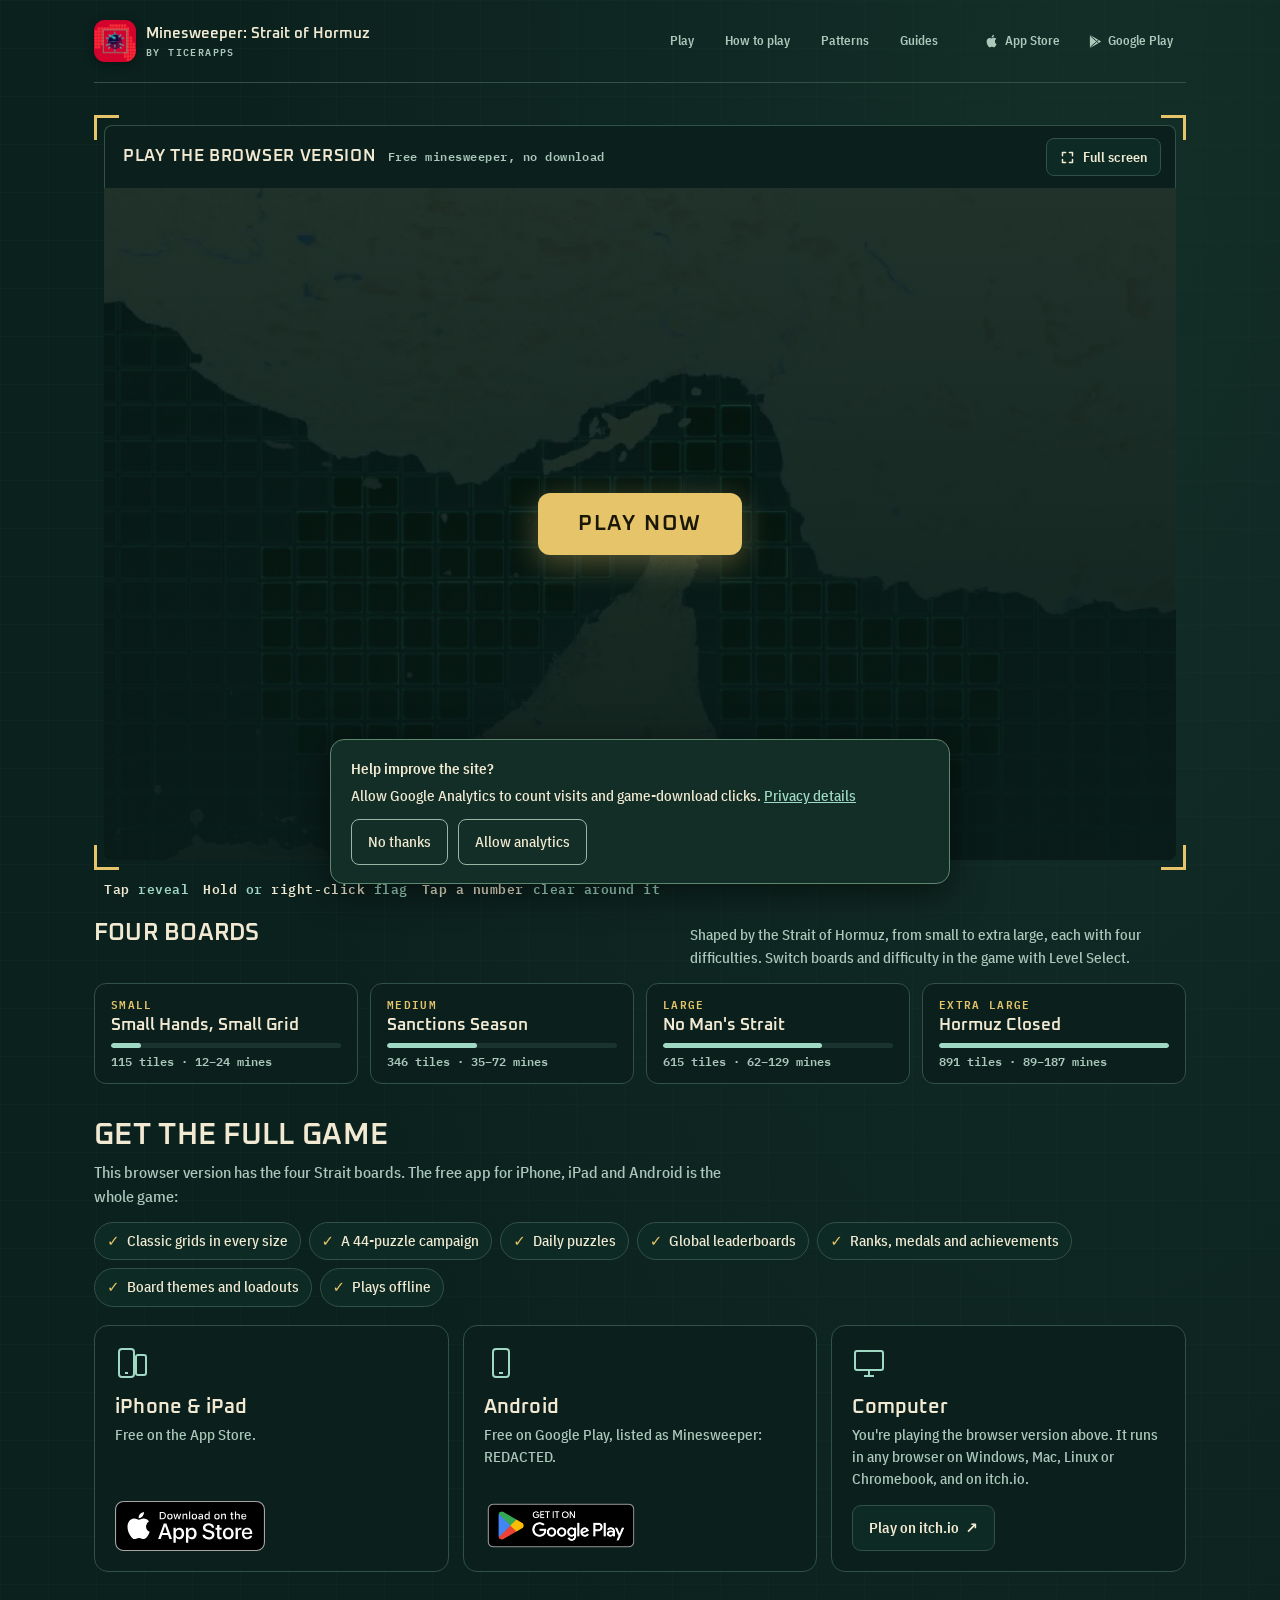
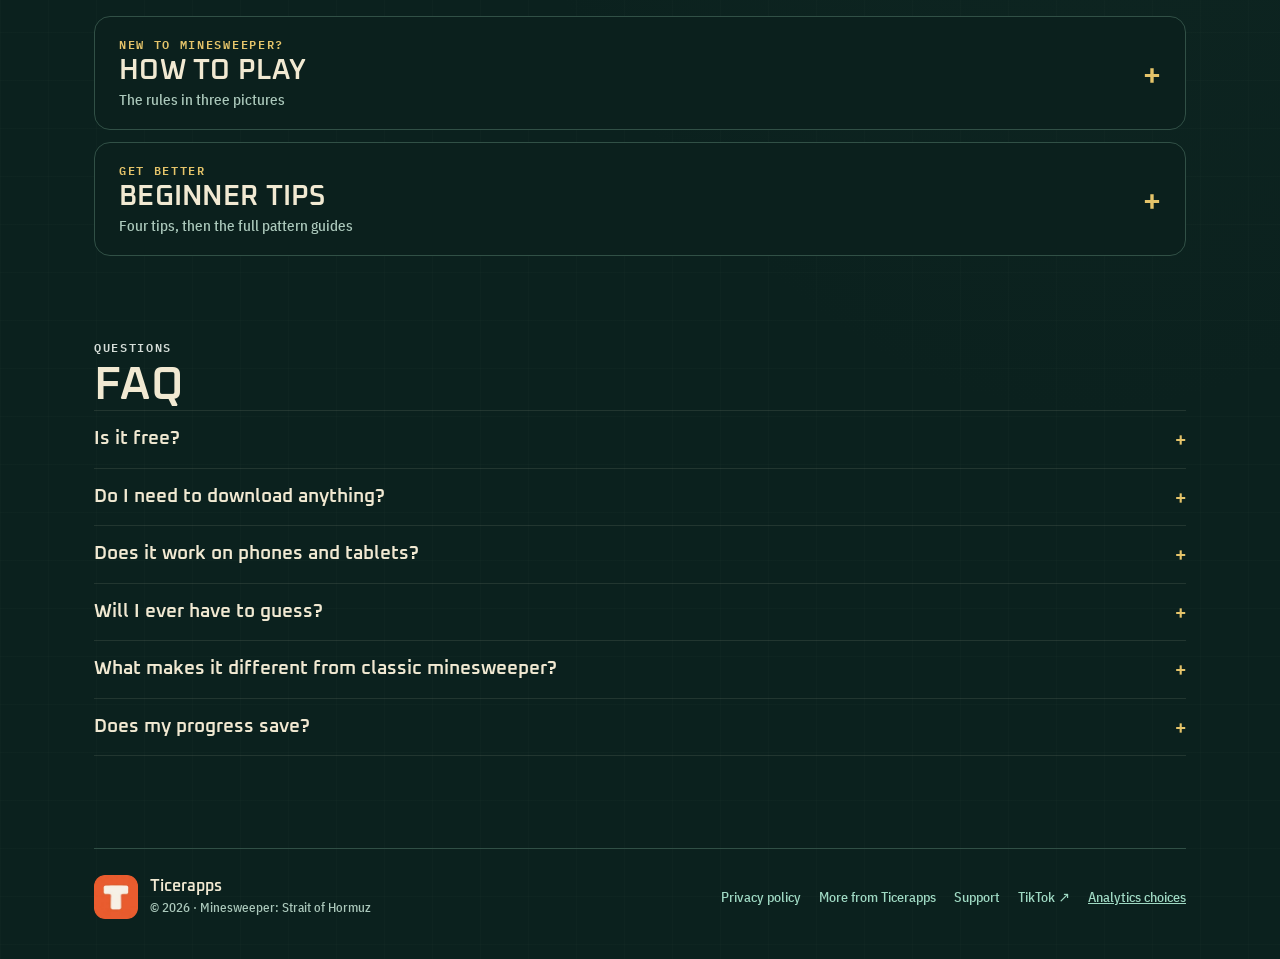
<file: index.html>
<!doctype html>
<html lang="en">
<head>
<meta charset="utf-8">
<meta name="viewport" content="width=device-width, initial-scale=1, viewport-fit=cover">
<title>Minesweeper: Strait of Hormuz by Ticerapps – Play Free Online</title>
<meta name="description" content="Play minesweeper free in your browser on four boards shaped by the Strait of Hormuz. No download, first tap always safe, no-guess boards. Also on iPhone, iPad and Android.">
<link rel="canonical" href="https://minesweeperstraitofhormuz.com/">
<meta name="robots" content="index, follow, max-image-preview:large">
<meta name="theme-color" content="#0d2623">
<link rel="icon" href="assets/icon-192.png" type="image/png">
<link rel="apple-touch-icon" href="assets/icon-192.png">
<meta property="og:type" content="website">
<meta property="og:site_name" content="Minesweeper: Strait of Hormuz">
<meta property="og:title" content="Minesweeper: Strait of Hormuz – Play Free Online">
<meta property="og:description" content="Free minesweeper in your browser on boards shaped by the Strait of Hormuz. No download, no-guess boards.">
<meta property="og:url" content="https://minesweeperstraitofhormuz.com/">
<meta property="og:image" content="https://minesweeperstraitofhormuz.com/assets/og-image.jpg">
<meta property="og:image:width" content="1200">
<meta property="og:image:height" content="586">
<meta name="twitter:card" content="summary_large_image">
<meta name="twitter:title" content="Minesweeper: Strait of Hormuz – Play Free Online">
<meta name="twitter:description" content="Free minesweeper in your browser on boards shaped by the Strait of Hormuz. No download, no-guess boards.">
<meta name="twitter:image" content="https://minesweeperstraitofhormuz.com/assets/og-image.jpg">

<meta name="google-adsense-account" content="ca-pub-9806107692884322">
<script defer src="/assets/ads.js"></script>
<link rel="preload" as="image" href="/assets/demo-poster.webp" fetchpriority="high">

<script type="application/ld+json">{"@context": "https://schema.org", "@graph": [{"@type": ["VideoGame", "SoftwareApplication"], "@id": "https://minesweeperstraitofhormuz.com/#game", "name": "Minesweeper: Strait of Hormuz", "alternateName": "Minesweeper Strait of Hormuz", "url": "https://minesweeperstraitofhormuz.com/", "image": "https://minesweeperstraitofhormuz.com/assets/og-image.jpg", "description": "A minesweeper game with irregular boards shaped by the channels, coves and islands of the Strait of Hormuz, plus classic rectangular boards, a 44-puzzle route and daily and weekly challenges.", "genre": ["Puzzle", "Logic", "Board"], "gamePlatform": ["iOS", "Android", "Web browser"], "applicationCategory": "GameApplication", "operatingSystem": "iOS, Android, Web", "playMode": "SinglePlayer", "author": {"@type": "Organization", "name": "Ticerapps", "url": "https://ticerapps.github.io/"}, "publisher": {"@type": "Organization", "name": "Ticerapps"}, "offers": [{"@type": "Offer", "price": "0", "priceCurrency": "USD", "availability": "https://schema.org/InStock", "url": "https://play.google.com/store/apps/details?id=com.ticer.minesweeperstraitofhormuz", "category": "Android"}, {"@type": "Offer", "price": "0", "priceCurrency": "USD", "availability": "https://schema.org/InStock", "url": "https://btror.itch.io/minesweeper-strait-of-hormuz", "category": "Web browser"}, {"@type": "Offer", "price": "0", "priceCurrency": "USD", "availability": "https://schema.org/InStock", "url": "https://apps.apple.com/app/id6795665498", "category": "iOS"}], "sameAs": ["https://btror.itch.io/minesweeper-strait-of-hormuz", "https://play.google.com/store/apps/details?id=com.ticer.minesweeperstraitofhormuz", "https://apps.apple.com/app/id6795665498"]}, {"@type": "WebPage", "@id": "https://minesweeperstraitofhormuz.com/#webpage", "url": "https://minesweeperstraitofhormuz.com/", "name": "Minesweeper: Strait of Hormuz by Ticerapps \u2013 Play Free Online", "isPartOf": {"@id": "https://minesweeperstraitofhormuz.com/#website"}, "about": {"@id": "https://minesweeperstraitofhormuz.com/#game"}, "primaryImageOfPage": "https://minesweeperstraitofhormuz.com/assets/og-image.jpg", "breadcrumb": {"@id": "https://minesweeperstraitofhormuz.com/#breadcrumb"}}, {"@type": "BreadcrumbList", "@id": "https://minesweeperstraitofhormuz.com/#breadcrumb", "itemListElement": [{"@type": "ListItem", "position": 1, "name": "Home", "item": "https://minesweeperstraitofhormuz.com/"}]}, {"@type": "WebSite", "@id": "https://minesweeperstraitofhormuz.com/#website", "url": "https://minesweeperstraitofhormuz.com/", "name": "Minesweeper: Strait of Hormuz", "publisher": {"@type": "Organization", "name": "Ticerapps"}}, {"@type": "FAQPage", "mainEntity": [{"@type": "Question", "name": "Is it free?", "acceptedAnswer": {"@type": "Answer", "text": "Yes. The game on this page is free to play, with no download and no account. The page shows ads around the game, never inside it."}}, {"@type": "Question", "name": "Do I need to download anything?", "acceptedAnswer": {"@type": "Answer", "text": "No. It runs in your browser. The first time you press Play, the game downloads about 35 MB; your browser keeps it, so later visits load faster."}}, {"@type": "Question", "name": "Does it work on phones and tablets?", "acceptedAnswer": {"@type": "Answer", "text": "Yes. Tap to reveal, hold to flag, and pinch or use the zoom slider on the larger boards. Press Full screen for more room."}}, {"@type": "Question", "name": "Will I ever have to guess?", "acceptedAnswer": {"@type": "Answer", "text": "No. Your first tap is always safe, and every board is generated so it can be solved by logic alone. If you're stuck, there is a safe move you can work out somewhere on the board."}}, {"@type": "Question", "name": "What makes it different from classic minesweeper?", "acceptedAnswer": {"@type": "Answer", "text": "The boards are shaped by the real coastline of the Strait of Hormuz. The rules are the same, but land cuts the board into channels and coves, so some tiles have fewer neighbours and the logic flows differently."}}, {"@type": "Question", "name": "Does my progress save?", "acceptedAnswer": {"@type": "Answer", "text": "Yes, in this browser. Your best time and wins for each board and difficulty are saved on your device, never on a server, and show in the game: on Level Select, and in full (games, win rate, average win time, streaks) under the Stats button beside it. They don't carry over to other browsers or to the app, and clearing your browser's site data removes them."}}]}]}</script>
<style>
:root{
  --bg:#0d2623;--bg-deep:#091c19;--panel:#0b1f1b;--line:rgba(236,228,205,.10);
  --cream:#f1e9d2;--mint:#9fd9c3;--gold:#e5c46a;--flag:#ff6a3d;--alert:#c84b3a;
  --display:"Oxanium",system-ui,sans-serif;
  --body:"IBM Plex Sans Condensed","Arial Narrow",system-ui,sans-serif;
  --mono:"IBM Plex Mono",ui-monospace,Menlo,monospace;
  color-scheme:dark;
}
*{box-sizing:border-box}
html{scroll-behavior:smooth}
body{margin:0;background:var(--bg);color:var(--cream);font-family:var(--body);font-size:17px;line-height:1.5;
  background-image:linear-gradient(rgba(159,217,195,.045) 1px,transparent 1px),linear-gradient(90deg,rgba(159,217,195,.045) 1px,transparent 1px);background-size:36px 36px}
a{color:var(--mint)}
img{max-width:100%;height:auto}
.wrap{max-width:1040px;margin:0 auto;padding-inline:16px}
h1,h2,h3{font-family:var(--display);text-wrap:balance;margin:0;line-height:1.05;letter-spacing:.01em}
.eyebrow{font-family:var(--mono);font-size:12px;letter-spacing:.14em;text-transform:uppercase;color:var(--gold);font-weight:600}
.rule{height:2px;background:var(--line);position:relative;margin:28px 0}
.rule::before{content:"";position:absolute;left:0;top:0;width:120px;height:2px;background:var(--gold)}
.skip{position:absolute;left:-999px;top:0;background:var(--gold);color:#000;padding:8px 12px}
.skip:focus{left:16px;z-index:10}

.top{display:flex;align-items:center;justify-content:space-between;gap:16px;padding-block:14px;border-bottom:1px solid var(--line)}
.brand{display:flex;align-items:center;gap:12px;text-decoration:none;color:var(--cream)}
.brand img{width:40px;height:40px;border-radius:9px;box-shadow:0 2px 10px rgba(0,0,0,.4)}
.brand b{font-family:var(--display);font-size:17px;line-height:1.1;display:block}
.brand small{font-family:var(--mono);font-size:11px;letter-spacing:.12em;color:var(--mint);text-transform:uppercase}
.nav{display:flex;gap:18px;font-family:var(--mono);font-size:12px;letter-spacing:.1em;text-transform:uppercase}
.nav a{color:var(--cream);text-decoration:none;opacity:.8}
.nav a:hover,.nav a:focus-visible{opacity:1;color:var(--gold);outline:none}
@media (max-width:600px){.nav{display:none}}

.hero{padding-block:40px 20px}
.hero h1{font-size:clamp(40px,7vw,78px);font-weight:700;text-transform:uppercase}
.h2-inline{font-size:clamp(20px,2.6vw,26px);text-transform:uppercase;letter-spacing:.04em;color:var(--mint);margin:22px 0 4px;grid-column:1/-1}
.hero p.lead{font-size:clamp(18px,2.4vw,23px);color:var(--mint);margin:14px 0 0;max-width:40ch}

/* game frame */
.game{margin-top:26px}
.bracket{position:relative;padding:10px}
.bracket::before,.bracket::after,.bracket i::before,.bracket i::after{content:"";position:absolute;width:22px;height:22px;border:3px solid var(--gold);pointer-events:none}
.bracket::before{left:0;top:0;border-right:0;border-bottom:0}
.bracket::after{right:0;top:0;border-left:0;border-bottom:0}
.bracket i::before{left:0;bottom:0;border-right:0;border-top:0}
.bracket i::after{right:0;bottom:0;border-left:0;border-top:0}
.frame{position:relative;background:var(--bg-deep);border-radius:6px;overflow:hidden;aspect-ratio:750/470;max-width:100%}
@media (max-width:700px){.frame{aspect-ratio:auto;height:min(78vh,620px)}}
.frame iframe{position:absolute;inset:0;width:100%;height:100%;border:0;display:block;background:var(--bg-deep)}
.poster{position:absolute;inset:0;display:flex;flex-direction:column;align-items:center;justify-content:center;gap:18px;background:center/cover no-repeat url("assets/demo-poster.webp");text-align:center;padding:24px}
.poster::before{content:"";position:absolute;inset:0;background:linear-gradient(180deg,rgba(9,28,25,.35),rgba(9,28,25,.85))}
.poster>*{position:relative}
.poster h2{font-size:clamp(22px,4vw,34px);text-transform:uppercase}
.poster p{margin:0;color:var(--mint);max-width:44ch}
.play{font:700 18px/1 var(--display);letter-spacing:.08em;text-transform:uppercase;background:var(--gold);color:#1b1708;border:0;border-radius:12px;padding:16px 28px;cursor:pointer;box-shadow:0 8px 30px rgba(229,196,106,.35)}
.play:hover,.play:focus-visible{background:#f0d57f;outline:none}
.play:focus-visible{box-shadow:0 0 0 3px var(--mint)}
.poster small{font-family:var(--mono);font-size:12px;letter-spacing:.06em;color:var(--mint);opacity:.85}
.under{display:flex;justify-content:space-between;align-items:center;gap:12px;flex-wrap:wrap;margin-top:12px;font-family:var(--mono);font-size:13px;letter-spacing:.04em;color:var(--mint)}
.under a{color:var(--cream)}
.under .legend{display:flex;gap:14px;flex-wrap:wrap}
.under .legend b{color:var(--cream);font-weight:600}

/* store */
.cta{margin-top:34px;display:grid;gap:18px;grid-template-columns:1fr auto;align-items:center}
@media (max-width:720px){.cta{grid-template-columns:1fr}}
.cta p{margin:0;font-size:19px;max-width:50ch}
.cta p b{color:var(--gold);font-family:var(--display)}
.badges{display:flex;gap:4px;flex-wrap:wrap;align-items:center}
.itch{grid-column:1/-1;margin-top:6px}
.itch p{font-size:15px;margin:0 0 10px;color:var(--mint)}
.itch iframe{display:block;border:0;max-width:100%;border-radius:8px;background:var(--panel)}
.store-badge{display:inline-flex;align-items:center}
.store-badge img{display:block;height:50px;width:auto;max-width:none;flex:none}
.store-badge img[src$=".png"]{width:168px;height:65px;margin:-7px}
.store-badge:focus-visible{outline:2px solid var(--gold);outline-offset:2px;border-radius:8px}

section{padding-block:44px}
section h2{font-size:clamp(30px,5vw,46px);text-transform:uppercase;margin-top:6px}
.sub{color:var(--mint);font-size:19px;margin:10px 0 0;max-width:60ch}
.prose{max-width:66ch;color:#d5ddd8}
.prose p{margin:14px 0 0}
.prose h3{font-size:22px;text-transform:uppercase;margin-top:26px;color:var(--cream)}
.prose ol,.prose ul{margin:10px 0 0;padding-left:22px}
.prose li{margin-top:6px}
.feat{display:grid;gap:22px;grid-template-columns:repeat(auto-fit,minmax(200px,1fr));margin-top:30px}
.feat figure{margin:0;display:flex;flex-direction:column;gap:12px}
.feat img{width:100%;border-radius:14px;border:1px solid var(--line);box-shadow:0 10px 30px rgba(0,0,0,.45)}
.feat figcaption b{display:block;font-family:var(--display);font-size:19px;text-transform:uppercase;margin-bottom:3px}
.feat figcaption{color:#cfd8d2;font-size:16px;line-height:1.45}
.guides a{display:block;border:1px solid var(--line);background:var(--panel);border-radius:14px;padding:18px 20px;color:#cfd8d2;text-decoration:none;font-size:16px;line-height:1.45}
.guides a b{display:block;font-family:var(--display);font-size:19px;text-transform:uppercase;color:var(--cream);margin-bottom:4px}
.guides a:hover b{color:var(--gold)}
.faq details{border-top:1px solid var(--line);padding:14px 0}
.faq details:last-child{border-bottom:1px solid var(--line)}
.faq summary{cursor:pointer;font-family:var(--display);font-size:19px;list-style:none;display:flex;justify-content:space-between;gap:12px}
.faq summary::after{content:"+";color:var(--gold);font-family:var(--mono)}
.faq details[open] summary::after{content:"–"}
.faq p{margin:10px 0 0;color:#d5ddd8;max-width:70ch}
.boards{list-style:none;padding:0;margin:22px 0 0;display:grid;gap:12px;grid-template-columns:repeat(auto-fit,minmax(220px,1fr))}
.boards a{display:block;background:var(--panel);border:1px solid var(--line);border-radius:12px;overflow:hidden;text-decoration:none;color:inherit}
.boards a:hover,.boards a:focus-visible{border-color:var(--gold);outline:none}
.boards img{display:block;width:100%;height:auto;aspect-ratio:750/470;object-fit:cover}
.boards div{padding:12px 14px}
.boards b{display:block;font-family:var(--display);font-size:18px;color:var(--cream)}
.boards span{font-family:var(--mono);font-size:12px;letter-spacing:.06em;color:var(--mint)}
.ad{margin:28px auto 0;max-width:980px}
.ad.pending{height:0;margin:0 auto;overflow:hidden}
.ad ins{margin:0 auto}
.adsbygoogle[data-ad-status="unfilled"]{display:none!important}
footer{border-top:1px solid var(--line);padding-block:26px 40px;font-size:14px;color:#aebbb4;display:flex;justify-content:space-between;gap:16px;flex-wrap:wrap}
footer nav{display:flex;gap:16px;flex-wrap:wrap}
footer a{color:var(--mint);text-decoration:none}
footer a:hover{text-decoration:underline}
@media (prefers-reduced-motion:reduce){html{scroll-behavior:auto}}
</style>

<style id="home-styles">
/* Play-first homepage (2026-11-10). */
.play-hero{padding-block:8px 0!important}
.play-hero .game{margin:0}
.window-bar{display:flex;align-items:center;justify-content:space-between;gap:12px 20px;padding:12px 14px 12px 18px;background:var(--surface);border:1px solid var(--edge);border-bottom:0;border-radius:8px 8px 0 0}
.window-bar h1{font:600 17px/1.3 var(--display);text-transform:uppercase;letter-spacing:.04em;color:var(--cream);margin:0}
.window-bar h1 span{display:inline;margin-left:8px;font:500 12px/1.3 var(--mono);text-transform:none;letter-spacing:.04em;color:var(--ink-soft)}
.play-hero .frame{border-radius:0 0 8px 8px}
.poster{gap:14px}
.poster p{font-size:17px}
.poster .play{font-size:22px;padding:20px 40px}
.frame:fullscreen{border-radius:0}
.fs-link{flex:none;display:inline-flex;align-items:center;gap:8px;min-height:38px;padding:0 13px;border:1px solid var(--edge);border-radius:8px;background:#0d2a24;color:var(--cream)!important;text-decoration:none;font:600 14px var(--body)}
.fs-link:hover{border-color:var(--mint)}
.play-hero .under{margin-top:10px;padding-inline:10px;gap:6px 24px}
.board-picker{margin-top:22px}
.board-picker-head{display:flex;align-items:baseline;justify-content:space-between;gap:6px 24px;flex-wrap:wrap}
.board-picker h2{font-size:clamp(20px,2.4vw,24px);margin:0}
.board-picker-head p{margin:0;color:var(--ink-soft);font-size:15px;max-width:62ch}
.board-picker ul{list-style:none;padding:0;margin:14px 0 0;display:grid;grid-template-columns:repeat(4,minmax(0,1fr));gap:12px}
.board-picker li{display:flex;flex-direction:column;gap:6px;height:100%;padding:14px 16px;border:1px solid var(--edge);border-radius:12px;background:var(--surface);color:var(--cream);text-decoration:none}
.board-size{font:600 11px/1 var(--mono);letter-spacing:.12em;text-transform:uppercase;color:var(--gold)}
.board-picker strong{color:var(--cream);font:600 17px/1.25 var(--display)}
.board-meter{display:block;height:5px;border-radius:3px;background:#9fd9c31a;overflow:hidden;margin-top:auto}
.board-meter i{display:block;height:100%;width:var(--fill);background:var(--mint);border-radius:3px}
.board-meta{font:500 12px/1.3 var(--mono);color:var(--ink-soft)}
@media(max-width:860px){.board-picker ul{grid-template-columns:repeat(2,minmax(0,1fr))}}
section.devices{padding-block:36px 8px}
.devices h2{font-size:clamp(24px,3vw,30px);margin:0}
.app-extras{list-style:none;padding:0;margin:14px 0 0;display:flex;flex-wrap:wrap;gap:8px}
.app-extras li{display:inline-flex;align-items:center;gap:7px;padding:7px 12px;border:1px solid var(--edge);border-radius:30px;background:#0d2a24;font-size:15px;color:var(--cream)}
.app-extras li::before{content:"✓";color:var(--gold);font-weight:700}
.devices-lead{margin:8px 0 0;color:var(--ink-soft);font-size:16px;max-width:70ch}
.device-cards{list-style:none;padding:0;margin:18px 0 0;display:grid;grid-template-columns:repeat(3,minmax(0,1fr));gap:14px}
.device-cards li{position:relative;display:flex;flex-direction:column;align-items:flex-start;gap:6px;padding:20px;background:var(--surface);border:1px solid var(--edge);border-radius:14px}
.device-icon{color:var(--mint);margin-bottom:4px}
.device-cards h3{font-size:20px;margin:0}
.device-cards p{margin:0 0 10px;color:var(--ink-soft);font-size:15px;line-height:1.45}
.device-cards .store-badge,.device-cards .itch-link{margin-top:auto}
.itch-link{display:inline-flex;align-items:center;gap:6px;min-height:46px;padding:0 16px;border:1px solid var(--edge);border-radius:9px;background:#0d2a24;color:var(--cream);text-decoration:none;font-weight:600;font-size:15px}
.itch-link:hover{border-color:var(--mint)}
.rules-section{padding-block:12px 0}
#how-to-play{padding-top:36px}
.rules{border:1px solid var(--edge);border-radius:var(--radius);background:var(--surface)}
.rules[open]{padding-bottom:22px}
.rules summary{list-style:none;cursor:pointer;display:grid;grid-template-columns:1fr auto;column-gap:16px;align-items:center;padding:18px 24px}
.rules summary::-webkit-details-marker{display:none}
.rules summary::after{content:"+";grid-column:2;grid-row:1/4;font:500 30px/1 var(--mono);color:var(--gold)}
.rules[open] summary::after{content:"–"}
.rules summary .eyebrow{grid-column:1}
.rules summary h2{grid-column:1;font-size:clamp(22px,2.6vw,28px);margin:4px 0 2px}
.rules-hint{grid-column:1;color:var(--ink-soft);font-size:15px}
.rules summary:hover h2{color:var(--gold)}
.rules>:not(summary){margin-inline:24px}
.rules-lead{margin-top:0;color:#d5ddd8;max-width:70ch}
.rules-grid{display:grid;grid-template-columns:repeat(3,minmax(0,1fr));gap:16px;margin-top:16px}
.rules figure{margin:0;background:#0d2a24;border:1px solid var(--edge);border-radius:12px;padding:20px 18px;display:flex;flex-direction:column;align-items:center;gap:16px}
.rules .pattern-board{grid-template-columns:repeat(3,40px)}
.rules .pattern-cell{width:40px;height:40px;font-size:19px}
.rules .pattern-cell.outside{background:repeating-linear-gradient(135deg,transparent,transparent 5px,#9fd9c31c 5px,#9fd9c31c 7px);border-color:#9fd9c32a}
.rules figcaption{font-size:16px;line-height:1.5;color:var(--ink-soft)}
.rules figcaption b{display:block;font-family:var(--display);font-size:18px;color:var(--cream);margin-bottom:4px}
.rules-more{font-size:15px;color:var(--ink-soft);margin-top:16px;margin-bottom:0}
.tips{list-style:none;padding:0;margin:0;counter-reset:tip;display:grid;grid-template-columns:repeat(2,minmax(0,1fr));gap:16px 32px}
.tips li{counter-increment:tip;position:relative;padding-left:46px;color:#d5ddd8;font-size:17px;line-height:1.5}
.tips li::before{content:counter(tip);position:absolute;left:0;top:2px;width:30px;height:30px;border-radius:7px;background:#12342a;border:1px solid #234c3e;color:var(--gold);font:600 16px/28px var(--mono);text-align:center}
.tips b{display:block;color:var(--cream)}
#tips .guides{margin-top:16px}
.board-guides{margin:22px 24px 0;color:var(--ink-soft);font-size:16px}
@media(max-width:860px){.device-cards{grid-template-columns:1fr}.device-cards li{display:grid;grid-template-columns:auto 1fr;column-gap:16px;align-items:start}.device-icon{grid-row:1/4}.device-cards h3,.device-cards p,.device-cards .store-badge,.device-cards .itch-link{grid-column:2;justify-self:start}}
@media(max-width:800px){.rules-grid,.tips{grid-template-columns:1fr}.rules figure{flex-direction:row;align-items:center;text-align:left}}
@media(max-width:580px){.window-bar{padding:10px 10px 10px 14px}.window-bar h1{font-size:15px}.window-bar h1 span{display:block;margin:2px 0 0}.fs-link{padding:0 10px;font-size:13px}.rules summary{padding:16px 18px}.rules>:not(summary){margin-inline:16px}.rules figure{flex-direction:column}.device-cards li{padding:16px}}
</style>

<!-- shared-style:start --><script>(function(d,u){d.classList.add("js");if(/iPhone|iPad|iPod/.test(u)||(/Macintosh/.test(u)&&navigator.maxTouchPoints>1))d.classList.add("is-ios");else if(/Android/i.test(u))d.classList.add("is-android");})(document.documentElement,navigator.userAgent);</script><link rel="preload" href="/assets/fonts/hormuz-display.woff2" as="font" type="font/woff2" crossorigin><link rel="preload" href="/assets/fonts/hormuz-body-medium.woff2" as="font" type="font/woff2" crossorigin><style>/* Self-hosted OFL font subsets. Optional display prevents late font swaps. */
@font-face{font-family:"Hormuz Web Display";src:url('/assets/fonts/hormuz-display.woff2') format('woff2');font-weight:600 700;font-display:optional}
@font-face{font-family:'Hormuz Web Sans';src:url('/assets/fonts/hormuz-body-medium.woff2') format('woff2');font-weight:400 500;font-display:optional}
@font-face{font-family:'Hormuz Web Sans';src:url('/assets/fonts/hormuz-body-semibold.woff2') format('woff2');font-weight:600 700;font-display:optional}
@font-face{font-family:'Hormuz Web Mono';src:url('/assets/fonts/hormuz-mono.woff2') format('woff2');font-weight:400 700;font-display:optional}
/* Shared navigation, landing-page refinements and illustrated field guide. */
:root{--display:"Hormuz Web Display",system-ui,sans-serif;--body:"Hormuz Web Sans","Arial Narrow",system-ui,sans-serif;--mono:"Hormuz Web Mono",ui-monospace,Menlo,monospace;--ink-soft:#abc8bb;--surface:#0b201d;--edge:#315046;--radius:16px}
html{scroll-padding-top:110px}
body{font-family:var(--body);background-color:#0b211e;background-image:radial-gradient(ellipse at 85% 5%,#20423666,transparent 55%),linear-gradient(#9fd9c305 1px,transparent 1px),linear-gradient(90deg,#9fd9c305 1px,transparent 1px);background-size:auto,48px 48px,48px 48px}
.wrap{max-width:1140px;padding-inline:24px}
a,button,summary{-webkit-tap-highlight-color:transparent}
:focus-visible{outline:3px solid var(--gold);outline-offset:5px}
button{font:inherit;cursor:pointer}button:disabled{cursor:default}
[hidden]{display:none!important}
.top.site-header{position:relative;z-index:20;display:flex;flex-wrap:wrap;align-items:center;gap:20px;padding:20px 0;margin:0 0 24px;border-bottom:1px solid var(--edge)}
.site-header .brand{min-width:0;gap:10px;flex:1 1 240px}
.site-header .brand img{width:42px;height:42px;flex:none;border-radius:11px}
.site-header .brand b{font-family:var(--display);font-size:15px;line-height:1.4;letter-spacing:0;max-width:260px}
.site-header .brand small{display:block;font:500 10px/1.5 var(--mono);letter-spacing:.14em;color:var(--ink-soft)}
.site-nav{display:flex;align-items:center;gap:5px;flex-wrap:wrap}
.site-nav a{font:600 13px/1.4 var(--body);padding:10px 13px;border-radius:8px;text-decoration:none;color:var(--ink-soft);white-space:nowrap}
.site-nav a:hover,.site-nav a[aria-current="page"]{background:#9fd9c310;color:var(--cream)}
.site-nav a.nav-download{background:var(--gold);color:#1b230f;margin-left:8px}
.menu-toggle{display:none;border:1px solid var(--edge);border-radius:8px;background:var(--surface);color:var(--cream);padding:10px 14px;font:600 14px var(--body)}
.hero{padding-top:28px!important}
.hero h1{font-size:clamp(36px,6vw,68px)!important;max-width:900px;letter-spacing:-.035em}
.hero .eyebrow{font-size:11px;letter-spacing:.12em;margin-bottom:16px}
.hero p.lead{font-size:clamp(18px,2vw,22px);max-width:640px;margin-bottom:20px;line-height:1.55}
.hero-actions,.download-actions{display:flex;align-items:center;gap:10px;flex-wrap:wrap;margin:20px 0}
.action-primary,.action-secondary{display:inline-flex;align-items:center;justify-content:center;gap:10px;min-height:46px;padding:12px 19px;border-radius:9px;font:600 16px/1.3 var(--body);text-decoration:none;border:1px solid var(--edge)}
.action-primary{background:var(--gold);color:#19220f;border-color:var(--gold)}
.action-secondary{background:var(--surface);color:var(--cream)}
.action-primary:hover{background:#f3d681}.action-secondary:hover{border-color:var(--mint)}
.availability{color:var(--ink-soft);font-size:14px;margin:0!important}
.download-strip{display:flex;align-items:center;justify-content:space-between;gap:24px;background:linear-gradient(110deg,#17382f,#102a24);border:1px solid var(--edge);border-radius:var(--radius);padding:24px;margin:40px 0}
.download-strip h2{margin:0;font-size:22px;line-height:1.25;text-transform:none}
.download-strip p{font-size:16px;color:var(--ink-soft);max-width:48ch;margin:8px 0 0}
.download-strip .download-actions{margin:0;flex-shrink:0}
.download-strip>div{min-width:0;flex:1}.download-strip .download-actions a{font-size:15px;padding:11px 14px}.download-strip small{display:block;margin-top:8px;color:var(--ink-soft)}
.social-section{display:grid;grid-template-columns:.8fr 1.2fr;gap:32px;align-items:center;margin:44px 0;border:1px solid var(--edge);border-radius:var(--radius);padding:28px;background:var(--surface)}
.social-section h2{font-size:30px;margin:6px 0 14px;line-height:1.2}
.social-section p{color:var(--ink-soft);max-width:40ch}.social-preview{min-width:0;text-align:center;border:1px dashed #47675a;border-radius:12px;padding:22px}
.social-preview .embed-notice{font-size:13px;margin:12px auto;max-width:38ch}.social-preview blockquote{min-width:0!important;margin:0!important}
.social-preview iframe{max-width:100%!important}.social-preview .social-handle{display:block;margin:14px 0;text-decoration:none;font-family:var(--mono);font-size:14px}
.site-footer{align-items:flex-start;margin-top:48px;border-top:1px solid var(--edge)}
.site-footer nav{display:flex;gap:18px;flex-wrap:wrap}.site-footer p{margin:0}.text-button{border:0;background:none;color:var(--mint);text-decoration:underline;padding:0;font:inherit}
.guide-intro{display:grid;grid-template-columns:1.15fr .85fr;gap:36px;align-items:center;padding:20px 0 28px}
.guide-intro h1{font-size:clamp(34px,5vw,56px);letter-spacing:-.025em;line-height:1.08}
.guide-intro .lead{font-size:19px;max-width:45ch;line-height:1.6}
.guide-kicker{color:var(--gold);font:500 11px var(--mono);letter-spacing:.15em;text-transform:uppercase;margin-bottom:14px}
.pattern-legend{display:flex;gap:10px 18px;flex-wrap:wrap;font-size:14px;color:var(--ink-soft);margin:20px 0}
.legend-safe{color:#b3eacc}.legend-mine{color:#ffa67d}.pattern-note{font-size:15px;color:var(--ink-soft);padding:16px 20px;border-left:2px solid var(--gold);background:#e5c46a06;max-width:76ch}
.guide-jump{display:flex;flex-wrap:wrap;gap:8px;margin:24px 0 30px}.guide-jump a{border:1px solid var(--edge);border-radius:30px;padding:7px 13px;font-size:14px;text-decoration:none}
.pattern-cards{display:grid;grid-template-columns:repeat(2,minmax(0,1fr));gap:18px}
.pattern-card{background:var(--surface);border:1px solid var(--edge);border-radius:var(--radius);padding:24px;min-width:0;scroll-margin-top:22px}
.pattern-card .pattern-group{margin:0 0 8px;color:var(--gold);font:500 10px var(--mono);letter-spacing:.1em;text-transform:uppercase}
.pattern-card h2{font-size:23px;margin:0;line-height:1.25;text-transform:none;letter-spacing:0}
.pattern-card p{font-size:17px;line-height:1.5;color:var(--ink-soft)}
.pattern-stage{display:flex;justify-content:center;align-items:center;min-height:202px;padding:22px 8px;margin:18px 0;background:radial-gradient(ellipse,#163e3055,transparent 70%);border-block:1px solid #9fd9c30b;overflow:hidden}
.pattern-board{display:grid;grid-template-columns:repeat(var(--cols),minmax(0,46px));gap:4px;width:max-content;max-width:100%}
.pattern-cell{width:46px;height:46px;border-radius:5px;display:grid;place-items:center;font:600 22px/1 var(--mono);box-sizing:border-box}
.pattern-cell.covered{background:linear-gradient(140deg,#235c47,#153e32);border:1px solid #538870;box-shadow:inset 2px 2px #7ab89524,inset -2px -2px #0003;color:#add1be}
.pattern-cell.clue{background:#12342a;border:1px solid #234c3e;color:#b8ddeb}
.pattern-cell.clue.n2{color:#a8d9a2}.pattern-cell.clue.n3{color:#f1d486}.pattern-cell.clue.n4{color:#ddaff7}
.pattern-cell.outside{background:repeating-linear-gradient(135deg,transparent,transparent 5px,#9fd9c308 5px,#9fd9c308 6px);border:1px dashed #9fd9c312;color:transparent}
.pattern-cell.flag,.pattern-board.show-answer .answer-mine{background:#4b3024;border:1px solid #d9865e;color:#ffb58e}
.pattern-board.show-answer .answer-safe{background:#315544;border:2px solid #b3eacc;color:#c7f3d9}
.pattern-board .answer-symbol{display:none}.pattern-board.show-answer .answer-symbol{display:inline}.pattern-board.show-answer .answer-marked .hidden-symbol{display:none}
.pattern-card details{border-top:1px solid var(--edge);padding-top:14px}.pattern-card summary{cursor:pointer;color:var(--mint);font-size:16px}.pattern-card details p{font-size:16px}
.pattern-card details[open] summary{margin-bottom:8px}
.pattern-answer{display:flex;align-items:center;justify-content:space-between;gap:12px}
.pattern-answer button{padding:8px 12px;border:1px solid #52745e;border-radius:7px;background:#153c30;color:var(--cream);font-size:14px}.pattern-answer small{color:var(--ink-soft);font-size:12px}
.quiz{border:1px solid #6f7345;border-radius:var(--radius);background:linear-gradient(140deg,#243a2a,#10251e);padding:24px;text-align:center}
.quiz h2{font-size:21px;margin:0 0 18px;text-transform:none}.quiz .pattern-board{margin:auto}.quiz .pattern-cell.covered:hover{border-color:var(--gold);transform:translateY(-2px)}
.quiz-feedback{font-size:16px;min-height:48px;margin:18px 0 0!important;color:var(--ink-soft)}
.guide-end{display:grid;grid-template-columns:1fr 1fr;gap:24px;margin:34px 0}.guide-end h2{font-size:22px;text-transform:none;margin:0 0 10px}.guide-end p{font-size:17px;color:var(--ink-soft)}
.policy-head{max-width:760px}.privacy-short{background:var(--surface);border:1px solid var(--edge);border-radius:12px;padding:20px;margin:24px 0}.privacy-short p{margin:0}.policy-links{display:flex;gap:16px;flex-wrap:wrap}
@media(min-width:900px){.hero .game{margin-top:34px}.hero>.cta{padding:28px}}
@media(max-width:800px){.site-header .brand{flex:1}.site-header .brand b{max-width:235px}.js .menu-toggle{display:block}.site-nav{width:100%;padding-top:10px;border-top:1px solid var(--edge);gap:6px}.js .site-nav:not(.is-open){display:none}.site-nav a{padding:12px 14px;flex:1 0 auto;text-align:center}.site-nav a.nav-download{margin-left:0}.top.site-header{gap:12px;margin-bottom:18px;padding:16px 0}.guide-intro{grid-template-columns:1fr;gap:22px}.quiz{max-width:480px;width:100%;justify-self:center}.social-section{grid-template-columns:1fr}.download-strip{align-items:flex-start;flex-direction:column}.pattern-card{padding:20px}}
@media(max-width:580px){.wrap{padding-inline:18px}.site-header .brand b{max-width:190px;font-size:13px}.site-header .brand img{width:36px;height:36px}.site-header .brand small{font-size:9px}.menu-toggle{padding:9px 11px}.hero{padding-top:14px!important}.hero h1{font-size:36px!important}.hero .eyebrow{font-size:10px;line-height:1.8}.hero-actions a{flex:1 1 auto}.pattern-cards{grid-template-columns:1fr}.guide-end{grid-template-columns:1fr}.social-section{padding:20px}.social-preview{padding:16px 10px}.download-strip{padding:22px}.guide-intro{padding-top:12px}.guide-jump{gap:7px}.guide-jump a{font-size:13px}.site-footer{display:block}.site-footer nav{margin-top:18px}}
@media(prefers-reduced-motion:reduce){*,*::before,*::after{scroll-behavior:auto!important;animation:none!important;transition:none!important}}
.analytics-choice{position:fixed;z-index:1000;bottom:16px;left:16px;right:16px;margin:auto;max-width:620px;padding:18px 20px;background:#122e27;border:1px solid #5c8771;border-radius:14px;box-shadow:0 8px 35px #0008;font-size:15px}.analytics-choice[hidden]{display:none}.analytics-choice p{margin:4px 0 12px;line-height:1.45}.analytics-actions{display:flex;gap:10px;flex-wrap:wrap}.analytics-actions button{padding:11px 16px;background:transparent;border:1px solid #98b6a6;border-radius:8px;color:var(--cream);font:inherit;cursor:pointer}.analytics-actions button:hover{background:#28483a}.analytics-actions button[hidden]{display:none}html:not(.js) [data-answer]{display:none}html:not(.js) .pattern-board .answer-marked .answer-symbol{display:inline}html:not(.js) .pattern-board .answer-marked .hidden-symbol{display:none}

.social-media{min-width:0}.youtube-preview{position:relative;aspect-ratio:16/9;border:1px solid var(--line);border-radius:16px;overflow:hidden;background:linear-gradient(120deg,#092b1ddd,#071b12aa),url('/assets/og-image.jpg') center/cover}.youtube-preview button{width:100%;height:100%;display:flex;flex-direction:column;gap:12px;align-items:center;justify-content:center;padding:20px;background:transparent;border:0;color:var(--cream);cursor:pointer;font:inherit}.youtube-preview button:hover{background:#50775633}.youtube-preview strong{font-family:var(--display);font-size:clamp(17px,2vw,23px)}.video-play{display:grid;place-items:center;width:64px;height:64px;background:var(--gold);border-radius:50%;color:#10221a;font-size:38px;line-height:1}.youtube-preview iframe{position:absolute;inset:0;border:0;width:100%;height:100%}.social-media .social-preview{margin-top:24px}

/* App store buttons in the shared header. Computers see both stores; an iPhone/iPad or an
   Android device sees only its own store, as one "Get the app" button next to the menu. */
.site-header .brand{order:0}.site-nav{order:1}.header-apps{order:2}.menu-toggle{order:3}
.header-apps{display:flex;gap:2px}
.header-app{--btn-bg:var(--bg);display:inline-flex;align-items:center;gap:5px;padding:10px 13px;border-radius:8px;color:var(--ink-soft);text-decoration:none;font:600 13px/1.4 var(--body);white-space:nowrap}
.header-app:hover{background:#9fd9c310;color:var(--cream)}.header-app svg{flex:none}
.header-app .lbl-app{display:none}
.is-ios .header-app[data-store="android"],.is-android .header-app[data-store="ios"]{display:none}
.is-ios .header-app,.is-android .header-app{--btn-bg:var(--gold);background:var(--gold);color:#1b230f;min-height:40px;padding:0 13px}
.is-ios .header-app .lbl-store,.is-android .header-app .lbl-store{display:none}
.is-ios .header-app .lbl-app,.is-android .header-app .lbl-app{display:inline}
@media(max-width:800px){.header-apps{order:1}.menu-toggle{order:2}.site-nav{order:3}}
@media(max-width:580px){html:not(.is-ios):not(.is-android) .header-app span{display:none}html:not(.is-ios):not(.is-android) .header-app{padding:10px}}
/* Ticerapps logo in the shared footer. */
.footer-brand{display:inline-flex;align-items:center;gap:12px;text-decoration:none!important;color:var(--cream)}
.footer-brand img{width:44px;height:44px;border-radius:11px;flex:none}
.footer-brand b{display:block;font:600 16px/1.2 var(--display);color:var(--cream)}
.footer-brand small{display:block;font-size:13px;color:var(--ink-soft);margin-top:2px}
.footer-brand:hover b{color:var(--gold)}
.site-footer{align-items:center}
@media(max-width:580px){.menu-toggle{font-size:0;padding:8px 12px}.menu-toggle span{font-size:18px}.site-header .brand b{max-width:none}}
</style><!-- shared-style:end -->
<script defer src="/assets/site.js"></script>
<script defer src="/assets/analytics.js"></script>
</head>
<body>
<a class="skip" href="#play">Skip to the game</a>
<div class="wrap">
  <!-- shared-header:start --><header class="top site-header"><a class="brand" href="/" aria-label="Minesweeper: Strait of Hormuz by Ticerapps, home"><img src="/assets/icon-192.png" width="42" height="42" alt=""><span><b>Minesweeper: Strait of Hormuz</b><small>by Ticerapps</small></span></a><button type="button" class="menu-toggle" aria-expanded="false" aria-controls="site-nav">Menu <span aria-hidden="true">☰</span></button><div class="header-apps"><a data-destination="app_store" class="header-app" data-store="ios" href="https://apps.apple.com/app/id6795665498"><svg width="16" height="16" viewBox="0 0 24 24" fill="currentColor" aria-hidden="true"><path d="M16.4 12.6c0-2.3 1.9-3.4 2-3.5-1.1-1.6-2.8-1.8-3.4-1.8-1.4-.1-2.8.9-3.5.9-.7 0-1.8-.8-3-.8-1.5 0-3 .9-3.8 2.3-1.6 2.8-.4 7 1.2 9.3.8 1.1 1.7 2.4 2.9 2.3 1.2 0 1.6-.7 3-.7s1.8.7 3 .7c1.3 0 2.1-1.1 2.8-2.3.9-1.3 1.3-2.6 1.3-2.6s-2.5-1-2.5-3.8zM14.1 5.8c.6-.8 1.1-1.9 1-3-.9 0-2.1.6-2.7 1.4-.6.7-1.1 1.8-1 2.9 1 .1 2.1-.5 2.7-1.3z"/></svg><span class="lbl-store">App Store</span><span class="lbl-app">Get the app</span></a><a data-destination="google_play" class="header-app" data-store="android" href="https://play.google.com/store/apps/details?id=com.ticer.minesweeperstraitofhormuz"><svg width="15" height="15" viewBox="0 0 24 24" aria-hidden="true"><path fill="currentColor" d="M4.6 2.3 20 11.1a1 1 0 0 1 0 1.8L4.6 21.7A1 1 0 0 1 3 20.8V3.2a1 1 0 0 1 1.6-.9z"/><path fill="none" stroke="var(--btn-bg)" stroke-width="1.4" d="M3.6 2.8 14 12 3.6 21.2M14 12l3.3-3.1M14 12l3.3 3.1"/></svg><span class="lbl-store">Google Play</span><span class="lbl-app">Get the app</span></a></div><nav class="site-nav" id="site-nav" aria-label="Main navigation"><a href="/#play">Play</a><a href="/how-to-play/">How to play</a><a href="https://ticerapps.com/minesweeper/strategy/">Patterns</a><a href="https://ticerapps.com/minesweeper/">Guides</a></nav></header><!-- shared-header:end -->

  <main id="top">
    <section class="play-hero" id="play" aria-labelledby="play-title">
      <div class="game">
        <div class="bracket"><i></i>
          <div class="window-bar">
            <h1 id="play-title">Play the browser version <span>Free minesweeper, no download</span></h1>
            <a class="fs-link" id="gameFullscreen" href="/play/"><svg width="15" height="15" viewBox="0 0 24 24" fill="none" stroke="currentColor" stroke-width="2.4" stroke-linecap="round" stroke-linejoin="round" aria-hidden="true"><path d="M4 9V4h5M20 9V4h-5M4 15v5h5M20 15v5h-5"/></svg>Full screen</a>
          </div>
          <div class="frame" id="frame">
            <div class="poster" id="poster">
              <button class="play" id="playBtn" type="button">Play now</button>
              <noscript><p>The game needs JavaScript. <a href="/play/">Open the game page</a>.</p></noscript>
            </div>
          </div>
        </div>
        <div class="under">
          <div class="legend"><span><b>Tap</b> reveal</span><span><b>Hold</b> or <b>right-click</b> flag</span><span><b>Tap a number</b> clear around it</span></div>
        </div>
        <div class="board-picker" id="boards">
          <div class="board-picker-head"><h2>Four boards</h2><p>Shaped by the Strait of Hormuz, from small to extra large, each with four difficulties. Switch boards and difficulty in the game with Level Select.</p></div>
          <ul>
          <li style="--fill:13%"><span class="board-size">Small</span><strong>Small Hands, Small Grid</strong><span class="board-meter" aria-hidden="true"><i></i></span><span class="board-meta">115 tiles · 12–24 mines</span></li>
          <li style="--fill:39%"><span class="board-size">Medium</span><strong>Sanctions Season</strong><span class="board-meter" aria-hidden="true"><i></i></span><span class="board-meta">346 tiles · 35–72 mines</span></li>
          <li style="--fill:69%"><span class="board-size">Large</span><strong>No Man's Strait</strong><span class="board-meter" aria-hidden="true"><i></i></span><span class="board-meta">615 tiles · 62–129 mines</span></li>
          <li style="--fill:100%"><span class="board-size">Extra large</span><strong>Hormuz Closed</strong><span class="board-meter" aria-hidden="true"><i></i></span><span class="board-meta">891 tiles · 89–187 mines</span></li>
          </ul>
        </div>
      </div>
    </section>

    <section class="devices" id="get" aria-labelledby="get-title">
      <h2 id="get-title">Get the full game</h2>
      <p class="devices-lead">This browser version has the four Strait boards. The free app for iPhone, iPad and Android is the whole game:</p>
      <ul class="app-extras">
        <li>Classic grids in every size</li>
        <li>A 44-puzzle campaign</li>
        <li>Daily puzzles</li>
        <li>Global leaderboards</li>
        <li>Ranks, medals and achievements</li>
        <li>Board themes and loadouts</li>
        <li>Plays offline</li>
      </ul>
      <ul class="device-cards">
        <li data-device="ios">
          <span class="device-icon" aria-hidden="true"><svg width="34" height="34" viewBox="0 0 34 34" fill="none" stroke="currentColor" stroke-width="2"><rect x="4" y="3" width="15" height="28" rx="3"/><path d="M10 27h3"/><rect x="21" y="9" width="10" height="20" rx="2"/></svg></span>
          <h3>iPhone &amp; iPad</h3>
          <p>Free on the App Store.</p>
          <a class="store-badge" data-destination="app_store" href="https://apps.apple.com/app/id6795665498"><img src="/assets/app-store-badge.svg" width="150" height="50" alt="Download on the App Store"></a>
        </li>
        <li data-device="android">
          <span class="device-icon" aria-hidden="true"><svg width="34" height="34" viewBox="0 0 34 34" fill="none" stroke="currentColor" stroke-width="2"><rect x="9" y="3" width="16" height="28" rx="3"/><path d="M15 27h4"/></svg></span>
          <h3>Android</h3>
          <p>Free on Google Play, listed as Minesweeper: REDACTED.</p>
          <a data-destination="google_play" class="store-badge" href="https://play.google.com/store/apps/details?id=com.ticer.minesweeperstraitofhormuz" rel="noopener"><img src="/assets/google-play-badge.png" width="168" height="65" alt="Get it on Google Play"></a>
        </li>
        <li data-device="computer">
          <span class="device-icon" aria-hidden="true"><svg width="34" height="34" viewBox="0 0 34 34" fill="none" stroke="currentColor" stroke-width="2"><rect x="3" y="5" width="28" height="19" rx="2"/><path d="M12 30h10M17 24v6"/></svg></span>
          <h3>Computer</h3>
          <p>You're playing the browser version above. It runs in any browser on Windows, Mac, Linux or Chromebook, and on itch.io.</p>
          <a class="itch-link" data-destination="itch" href="https://btror.itch.io/minesweeper-strait-of-hormuz" rel="noopener">Play on itch.io <span aria-hidden="true">↗</span></a>
        </li>
      </ul>
    </section>

    <section class="rules-section" id="how-to-play">
      <details class="rules">
        <summary><span class="eyebrow">New to minesweeper?</span><h2>How to play</h2><span class="rules-hint">The rules in three pictures</span></summary>
        <p class="rules-lead">Reveal every tile that isn't a mine. Your first tap is always safe and opens part of the board. The numbers tell you where the mines are.</p>
        <div class="rules-grid">
          <figure>
            <div class="pattern-board" style="--cols:3" role="img" aria-label="A revealed 2 surrounded by eight hidden tiles">
              <span class="pattern-cell covered"></span><span class="pattern-cell covered"></span><span class="pattern-cell covered"></span>
              <span class="pattern-cell covered"></span><span class="pattern-cell clue n2">2</span><span class="pattern-cell covered"></span>
              <span class="pattern-cell covered"></span><span class="pattern-cell covered"></span><span class="pattern-cell covered"></span>
            </div>
            <figcaption><b>1. Numbers count mines</b>A number is how many mines touch that tile, diagonals included. This 2 has two mines somewhere in the eight tiles around it.</figcaption>
          </figure>
          <figure>
            <div class="pattern-board" style="--cols:3" role="img" aria-label="A 1 whose only hidden neighbour is flagged; the other neighbours are land">
              <span class="pattern-cell outside"></span><span class="pattern-cell clue">1</span><span class="pattern-cell outside"></span>
              <span class="pattern-cell outside"></span><span class="pattern-cell clue">1</span><span class="pattern-cell flag">⚑</span>
              <span class="pattern-cell outside"></span><span class="pattern-cell outside"></span><span class="pattern-cell outside"></span>
            </div>
            <figcaption><b>2. Flag the sure ones</b>The middle 1 has only one hidden tile beside it (the hatched tiles are land, not board), so that tile is the mine. Hold it to plant a flag.</figcaption>
          </figure>
          <figure>
            <div class="pattern-board show-answer" style="--cols:3" role="img" aria-label="A 1 touching one flag; its seven other hidden neighbours are marked safe">
              <span class="pattern-cell covered answer-safe">✓</span><span class="pattern-cell covered answer-safe">✓</span><span class="pattern-cell covered answer-safe">✓</span>
              <span class="pattern-cell flag">⚑</span><span class="pattern-cell clue">1</span><span class="pattern-cell covered answer-safe">✓</span>
              <span class="pattern-cell covered answer-safe">✓</span><span class="pattern-cell covered answer-safe">✓</span><span class="pattern-cell covered answer-safe">✓</span>
            </div>
            <figcaption><b>3. Clear the rest</b>This 1 already touches its flag, so the other seven tiles are safe. Tap the number to open them all at once.</figcaption>
          </figure>
        </div>
        <p class="rules-more">Controls, zoom and the HUD: <a href="how-to-play/">how to play this game</a>. The full rules with more pictures: <a href="https://ticerapps.com/minesweeper/how-to-play/">how to play minesweeper</a> on ticerapps.com.</p>
      </details>
    </section>

    <section class="rules-section" id="tips">
      <details class="rules">
        <summary><span class="eyebrow">Get better</span><h2>Beginner tips</h2><span class="rules-hint">Four tips, then the full pattern guides</span></summary>
        <ol class="tips">
          <li><b>Work outward from the opening.</b> The numbers on the edge of a cleared patch hold all the information. Start where a number has only one or two hidden tiles beside it.</li>
          <li><b>Only flag what you can prove.</b> A wrong flag makes every number around it lie to you. If you're not sure, leave the tile and look elsewhere.</li>
          <li><b>Use the narrow water.</b> Tiles next to land have fewer neighbours, so their numbers say more. Channels and coves are often where a board breaks open.</li>
          <li><b>Stuck? Look somewhere else.</b> Every board here is no-guess: there is always a tile you can work out without guessing, somewhere on the board.</li>
        </ol>
        <p class="board-guides">Each board also has its own page with its shape, mine counts and tips: <a href="boards/small-hands/">Small Hands</a>, <a href="boards/sanctions-season/">Sanctions Season</a>, <a href="boards/no-mans-strait/">No Man's Strait</a> and <a href="boards/hormuz-closed/">Hormuz Closed</a>.</p>
        <div class="feat guides">
          <a href="https://ticerapps.com/minesweeper/strategy/"><b>12 minesweeper patterns</b>The 1-1, 1-2-1, 1-2-2-1 and more, with practice boards. On ticerapps.com.</a>
          <a href="https://ticerapps.com/minesweeper/no-guess/"><b>No-guess minesweeper</b>What no-guess means and how these boards are checked. On ticerapps.com.</a>
          <a href="https://ticerapps.com/minesweeper/"><b>All Minesweeper guides</b>Rules, strategy and both Ticerapps minesweeper games. On ticerapps.com.</a>
        </div>
      </details>
    </section>

    <aside class="ad" aria-label="Advertisement">
      <ins class="ad-placeholder" style="display:block" data-ad-client="ca-pub-9806107692884322" data-ad-slot="5131797274" data-ad-format="auto" data-full-width-responsive="true"></ins>
    </aside>

    <section class="faq" id="faq">
      <p class="eyebrow">Questions</p>
      <h2>FAQ</h2>
      <details><summary>Is it free?</summary><p>Yes. The game on this page is free to play, with no download and no account. The page shows ads around the game, never inside it.</p></details>
      <details><summary>Do I need to download anything?</summary><p>No. It runs in your browser. The first time you press Play, the game downloads about 35 MB; your browser keeps it, so later visits load faster.</p></details>
      <details><summary>Does it work on phones and tablets?</summary><p>Yes. Tap to reveal, hold to flag, and pinch or use the zoom slider on the larger boards. Press Full screen for more room.</p></details>
      <details><summary>Will I ever have to guess?</summary><p>No. Your first tap is always safe, and every board is generated so it can be solved by logic alone. If you're stuck, there is a safe move you can work out somewhere on the board.</p></details>
      <details><summary>What makes it different from classic minesweeper?</summary><p>The boards are shaped by the real coastline of the Strait of Hormuz. The rules are the same, but land cuts the board into channels and coves, so some tiles have fewer neighbours and the logic flows differently.</p></details>
      <details><summary>Does my progress save?</summary><p>Yes, in this browser. Your best time and wins for each board and difficulty are saved on your device, never on a server, and show in the game: on Level Select, and in full (games, win rate, average win time, streaks) under the Stats button beside it. They don't carry over to other browsers or to the app, and clearing your browser's site data removes them.</p></details>
    </section>
  </main>
  <!-- shared-footer:start --><footer class="site-footer"><a class="footer-brand" href="https://ticerapps.com/"><img src="/assets/ticerapps-logo.webp" width="44" height="44" alt=""><span><b>Ticerapps</b><small>© 2026 · Minesweeper: Strait of Hormuz</small></span></a><nav aria-label="Footer"><a href="/privacy/">Privacy policy</a><a href="https://ticerapps.com/">More from Ticerapps</a><a href="mailto:ticerapps@gmail.com">Support</a><a href="https://www.tiktok.com/@ticerapps_dev" data-destination="tiktok">TikTok ↗</a><button type="button" class="text-button" data-analytics-settings hidden>Analytics choices</button><button type="button" class="text-button" data-ad-choices hidden>Ad privacy choices</button></nav></footer><!-- shared-footer:end -->
</div>
<script>
(function(){
  var btn=document.getElementById('playBtn'),frame=document.getElementById('frame'),poster=document.getElementById('poster'),fs=document.getElementById('gameFullscreen');
  // Pass a shared board/difficulty link (?board=…&difficulty=…) on to the game.
  var params=new URLSearchParams(location.search),pass=new URLSearchParams();
  ['board','difficulty'].forEach(function(k){if(params.get(k))pass.set(k,params.get(k));});
  var q=pass.toString()?'?'+pass:'';
  fs.href='/play/'+q;
  function start(){
    if(frame.querySelector('iframe'))return;
    var game=document.createElement('iframe');
    game.title='Minesweeper: Strait of Hormuz';
    game.src='/play/'+q;
    game.allow='fullscreen; autoplay; gamepad';game.allowFullscreen=true;
    game.addEventListener('load',function(){try{game.contentWindow.focus();}catch(e){}});
    frame.appendChild(game);if(poster)poster.remove();
  }
  btn.addEventListener('click',start);
  if(location.hash==='#play-now')start();
  // Full screen: enlarge this window where the browser allows it (the game keeps
  // its place); otherwise (iPhone) follow the link to the standalone game page.
  fs.addEventListener('click',function(e){
    var req=frame.requestFullscreen||frame.webkitRequestFullscreen;
    if(!req)return;
    e.preventDefault();start();
    try{var p=req.call(frame);if(p&&p.catch)p.catch(function(){location.href=fs.href;});}catch(err){location.href=fs.href;}
  });
  // Request a manual ad only as its slot approaches the visitor. Keep the
  // normal AdSense script/consent integration; avoid competing with the game.
  function requestAd(a){
    var i=a.querySelector('ins.ad-placeholder');if(!i||a.dataset.requested)return;
    a.dataset.requested='true';i.classList.add('adsbygoogle');
    (window.adsbygoogle=window.adsbygoogle||[]).push({});
    var filled=function(){return i.getAttribute('data-ad-status')==='filled';};
    if('MutationObserver' in window)new MutationObserver(function(){if(filled())a.classList.remove('pending');}).observe(i,{attributes:true,attributeFilter:['data-ad-status']});
    setTimeout(function(){if(!filled())a.classList.add('pending');},8000);
  }
  var adSlots=document.querySelectorAll('aside.ad');
  if('IntersectionObserver' in window){
    var adsObserver=new IntersectionObserver(function(entries){entries.forEach(function(entry){if(entry.isIntersecting){adsObserver.unobserve(entry.target);requestAd(entry.target);}});},{rootMargin:'300px 0px'});
    adSlots.forEach(function(a){adsObserver.observe(a);});
  }else adSlots.forEach(requestAd);
})();
</script>
</body>
</html>
</file>
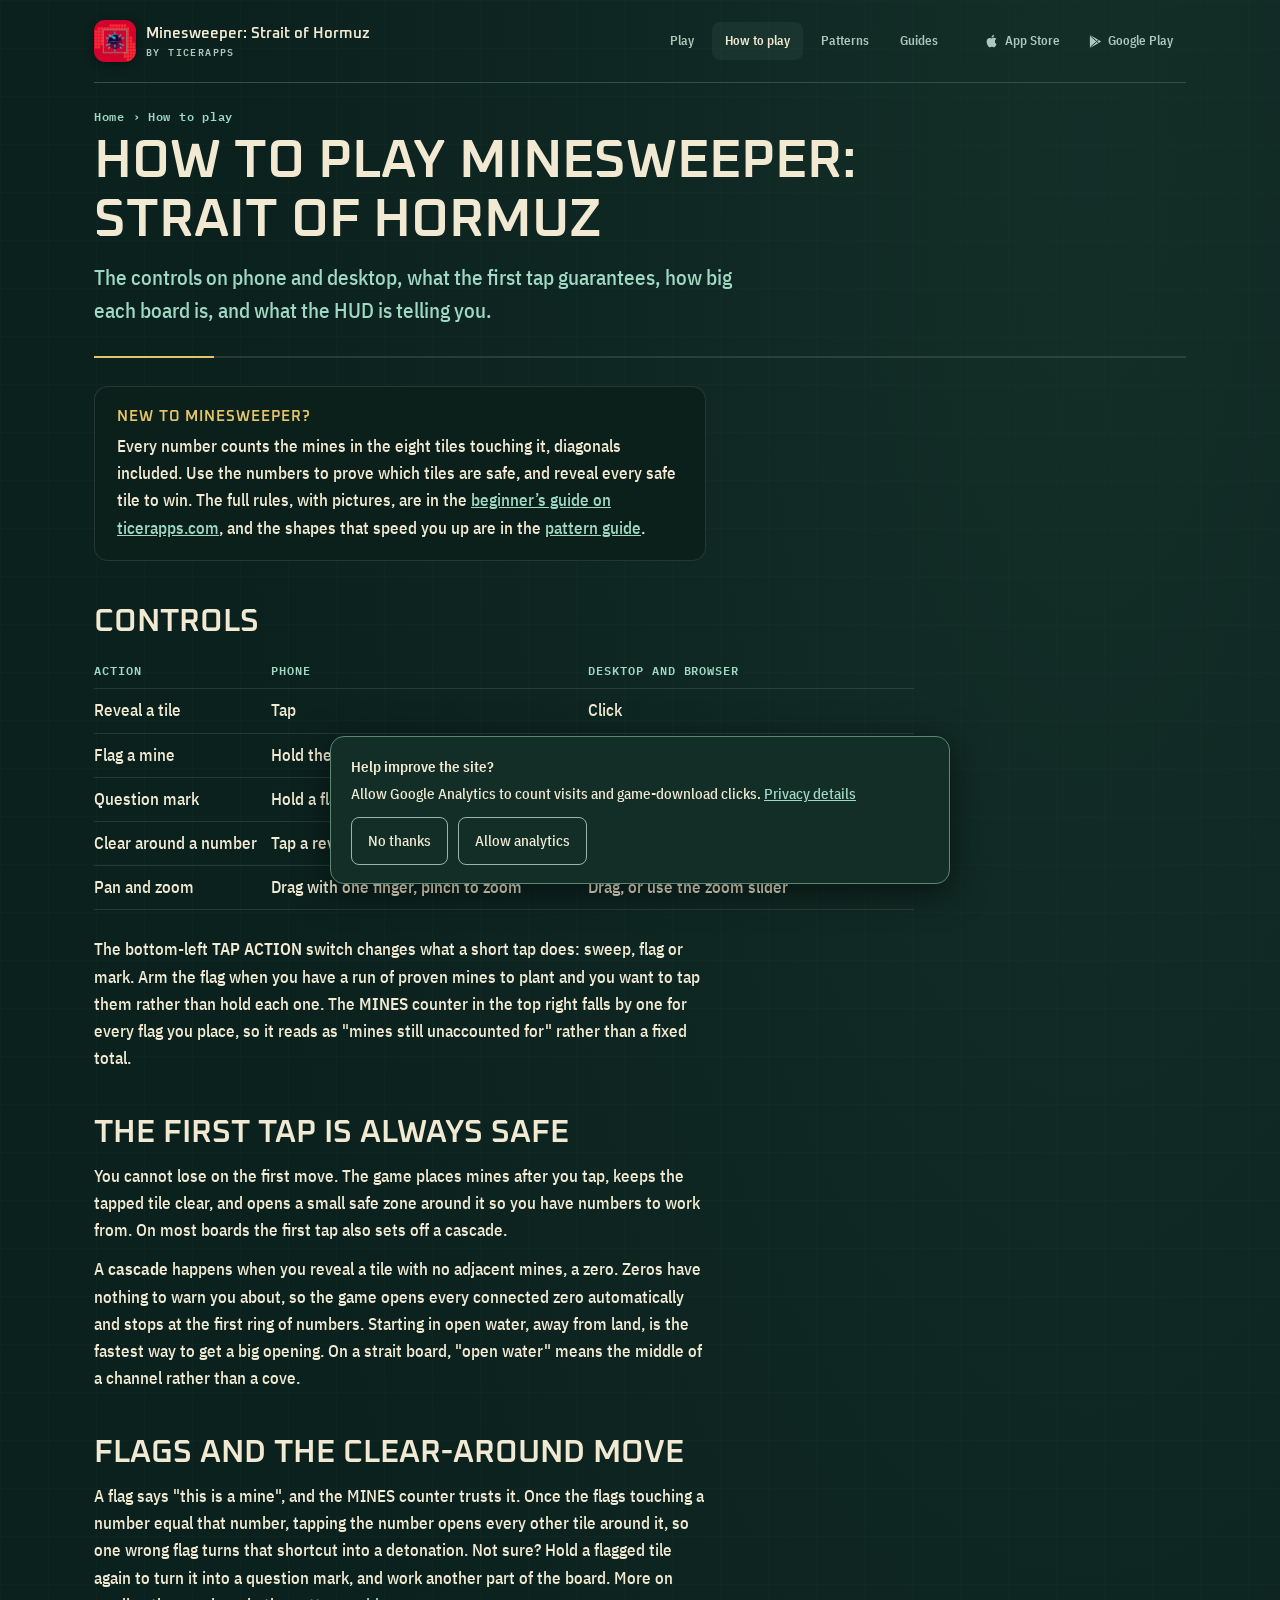
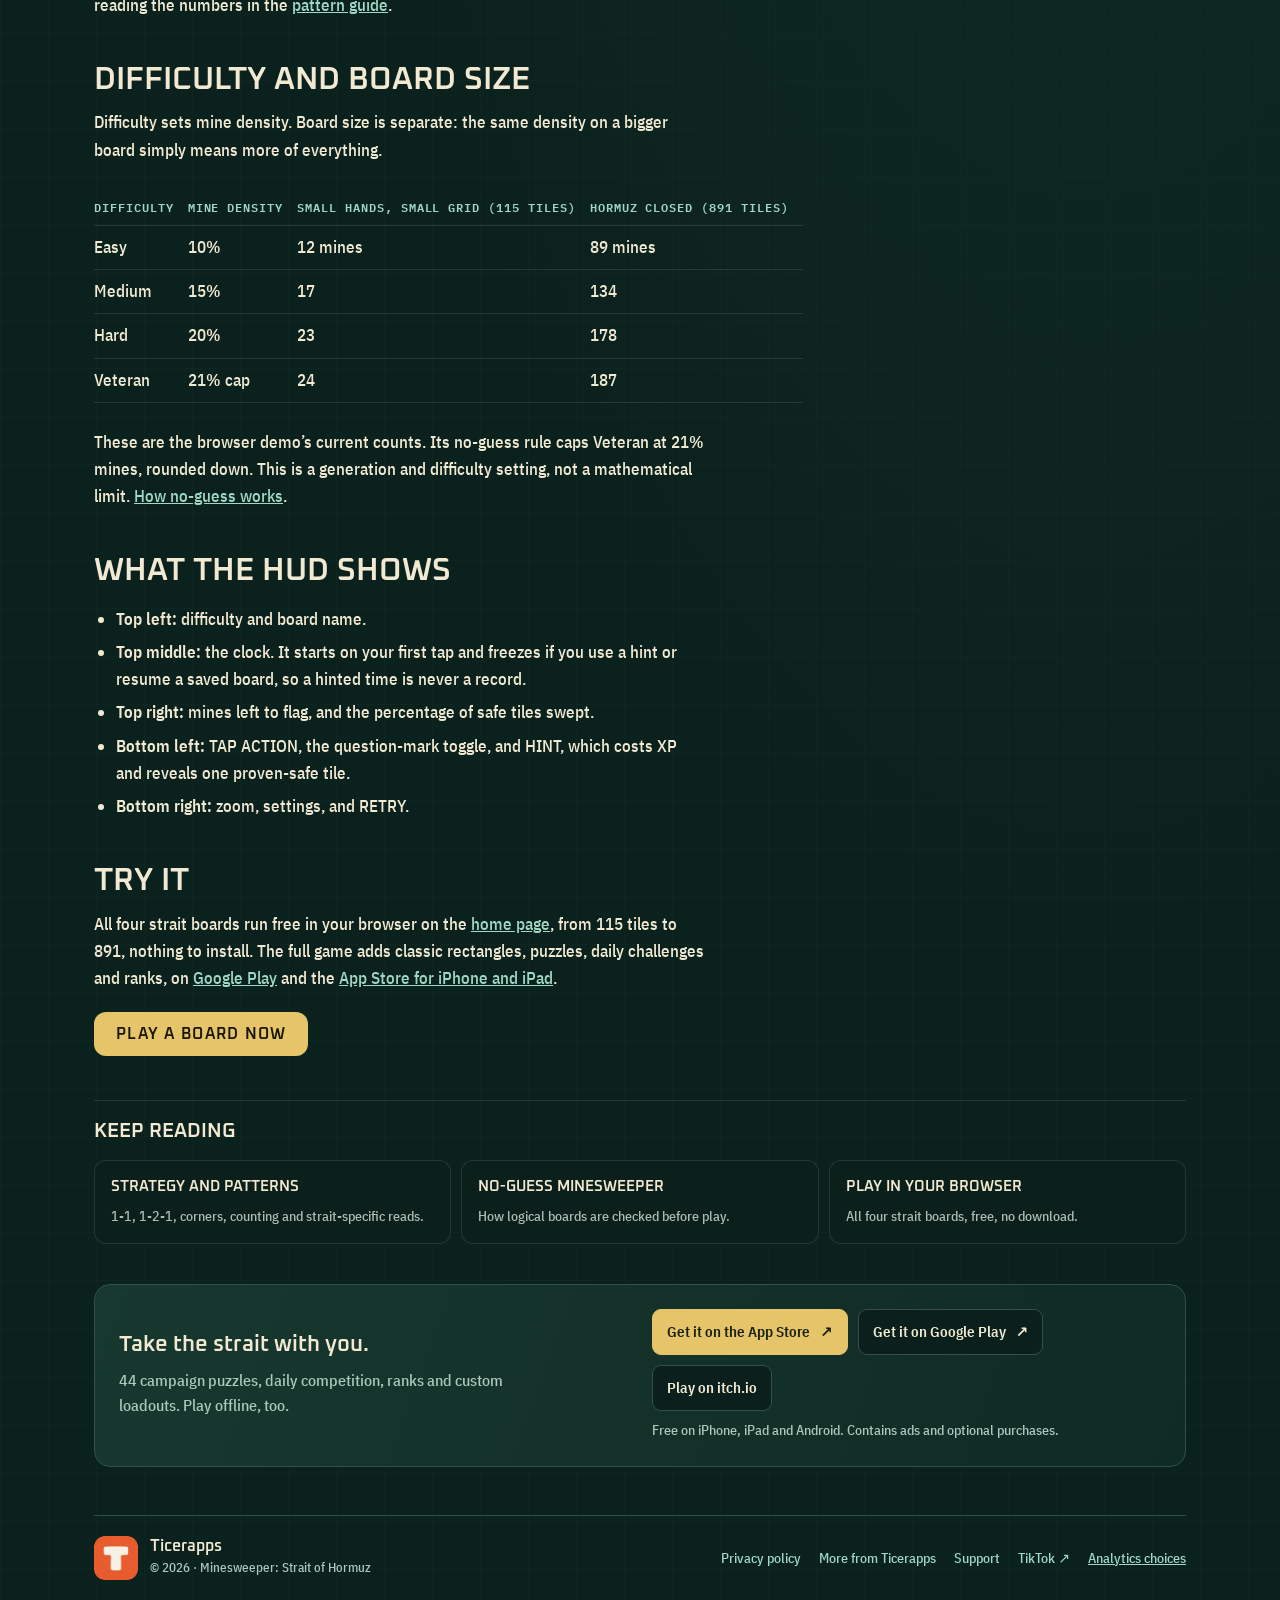
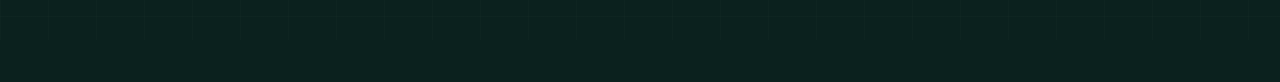
<file: how-to-play/index.html>
<!doctype html>
<html lang="en">
<head>
<meta charset="utf-8">
<meta name="viewport" content="width=device-width, initial-scale=1">
<title>How to Play Minesweeper: Strait of Hormuz – Controls, Boards and HUD</title>
<meta name="description" content="Controls, the first-tap guarantee, board sizes and mine counts, and what the HUD shows in Minesweeper: Strait of Hormuz. New to minesweeper? Start with the rules.">
<link rel="canonical" href="https://minesweeperstraitofhormuz.com/how-to-play/">
<meta name="robots" content="index, follow, max-image-preview:large">
<meta property="og:type" content="article"><meta property="og:site_name" content="Minesweeper: Strait of Hormuz"><meta property="og:title" content="How to Play Minesweeper: Strait of Hormuz – Controls, Boards and HUD"><meta property="og:description" content="Controls, the first-tap guarantee, board sizes and mine counts, and what the HUD shows in Minesweeper: Strait of Hormuz. New to minesweeper? Start with the rules."><meta property="og:url" content="https://minesweeperstraitofhormuz.com/how-to-play/"><meta property="og:image" content="https://minesweeperstraitofhormuz.com/assets/og-image.jpg">
<meta name="twitter:card" content="summary_large_image">
<link rel="icon" href="../assets/icon-192.png" type="image/png">

<style>:root{--bg:#0d2623;--bg-deep:#091c19;--panel:#0b1f1b;--line:rgba(236,228,205,.12);--cream:#f1e9d2;--mint:#9fd9c3;--gold:#e5c46a;--flag:#ff6a3d;--alert:#c84b3a;--tile:#0a1e1a;--tile-edge:#1d4a3f;--open:#1f6b45;
  --display:"Oxanium",system-ui,sans-serif;--body:"IBM Plex Sans Condensed","Arial Narrow",system-ui,sans-serif;--mono:"IBM Plex Mono",ui-monospace,Menlo,monospace;color-scheme:dark}
*{box-sizing:border-box}
body{margin:0;background:var(--bg);color:var(--cream);font:17px/1.6 var(--body);background-image:linear-gradient(rgba(159,217,195,.045) 1px,transparent 1px),linear-gradient(90deg,rgba(159,217,195,.045) 1px,transparent 1px);background-size:36px 36px}
a{color:var(--mint)}
img{max-width:100%;height:auto}
.wrap{max-width:1040px;margin:0 auto;padding:0 16px 60px}
.top{display:flex;align-items:center;justify-content:space-between;gap:16px;padding:14px 0;border-bottom:1px solid var(--line);flex-wrap:wrap}
@media (max-width:600px){.nav{display:none}}
.brand{display:flex;align-items:center;gap:12px;text-decoration:none;color:var(--cream)}
.brand img{width:40px;height:40px;border-radius:9px;box-shadow:0 2px 10px rgba(0,0,0,.4)}
.brand b{font-family:var(--display);font-size:17px;line-height:1.1;display:block}
.brand small{font-family:var(--mono);font-size:11px;letter-spacing:.12em;color:var(--mint);text-transform:uppercase}
.nav{display:flex;gap:18px;font-family:var(--mono);font-size:12px;letter-spacing:.1em;text-transform:uppercase;flex-wrap:wrap}
.nav a{color:var(--cream);text-decoration:none;opacity:.8}.nav a:hover{opacity:1;color:var(--gold)}
.crumbs{font-family:var(--mono);font-size:12px;letter-spacing:.06em;color:var(--mint);margin:22px 0 6px}
.crumbs a{text-decoration:none}
h1,h2,h3{font-family:var(--display);text-wrap:balance;line-height:1.08;margin:0}
h1{font-size:clamp(34px,6vw,54px);text-transform:uppercase}
h2{font-size:clamp(24px,3.6vw,32px);text-transform:uppercase;margin-top:44px;color:var(--cream)}
h3{font-size:20px;margin-top:26px;color:var(--mint)}
.lead{font-size:clamp(18px,2.3vw,21px);color:var(--mint);max-width:60ch;margin:12px 0 0}
article p{max-width:68ch;margin:12px 0}
article ul,article ol{max-width:68ch;padding-left:22px}
article li{margin:6px 0}
.rule{height:2px;background:var(--line);position:relative;margin:28px 0}
.rule::before{content:"";position:absolute;left:0;top:0;width:120px;height:2px;background:var(--gold)}
.callout{border:1px solid var(--line);background:var(--panel);border-radius:14px;padding:18px 22px;margin:22px 0;max-width:68ch}
.callout b{font-family:var(--display);color:var(--gold);text-transform:uppercase;font-size:15px;letter-spacing:.06em;display:block;margin-bottom:4px}
.cta{display:inline-block;background:var(--gold);color:#1b1708;font:700 16px/1 var(--display);letter-spacing:.08em;text-transform:uppercase;text-decoration:none;padding:14px 22px;border-radius:12px;margin-top:8px}
.cta:hover{background:#f0d57f}
figure{margin:24px 0;max-width:420px}
figure img{border-radius:12px;border:1px solid var(--line)}
figcaption{font-size:14px;color:#aebbb4;margin-top:8px}
table{border-collapse:collapse;margin:14px 0;font-variant-numeric:tabular-nums;max-width:100%}
th,td{border-bottom:1px solid var(--line);padding:8px 14px 8px 0;text-align:left;vertical-align:top}
th{font-family:var(--mono);font-size:12px;letter-spacing:.08em;text-transform:uppercase;color:var(--mint)}
.wide{overflow-x:auto}
/* mini board illustrations */
.mini{display:inline-grid;gap:3px;margin:0;vertical-align:top}
.mini span{width:34px;height:34px;display:grid;place-items:center;font:600 15px var(--mono);border-radius:3px;background:#102b26;box-shadow:inset 0 0 0 2px #2b6a59,inset 3px 3px 4px rgba(159,217,195,.14),inset -3px -3px 4px rgba(0,0,0,.55)}
.mini .o{background:var(--open);color:#eef7f0}
.mini .o.n2{color:#bfe8c9}.mini .o.n3{color:#e9c35a}
.mini .f{box-shadow:inset 0 0 0 2px var(--flag);color:var(--flag)}
.mini .s{box-shadow:inset 0 0 0 2px var(--mint);color:var(--mint)}
.mini .x{background:transparent;box-shadow:none}
.row{display:grid;grid-template-columns:216px minmax(0,1fr);gap:8px 24px;align-items:start;margin-top:16px}
.row>p{margin:0;max-width:60ch}
.row>figure,.row>.mini,.row>div{margin:0;justify-self:start}
@media (max-width:620px){.row{grid-template-columns:1fr}}
.related{border-top:1px solid var(--line);margin-top:44px;padding-top:20px}
.related h2{margin-top:0;font-size:20px}
.related ul{list-style:none;padding:0;display:grid;gap:10px;grid-template-columns:repeat(auto-fit,minmax(220px,1fr))}
.related a{display:block;border:1px solid var(--line);border-radius:12px;padding:14px 16px;text-decoration:none;color:var(--cream);background:var(--panel)}
.related a b{display:block;font-family:var(--display);text-transform:uppercase;font-size:15px;margin-bottom:3px}
.related a span{color:#aebbb4;font-size:14px}
footer{border-top:1px solid var(--line);margin-top:40px;padding-top:20px;font-size:14px;color:#aebbb4;display:flex;justify-content:space-between;gap:16px;flex-wrap:wrap}
footer nav{display:flex;gap:16px;flex-wrap:wrap}footer a{text-decoration:none}

/* section 7: chord animation. The 3 is satisfied by three flags; tapping it opens the rest. */
.chord{display:inline-grid;grid-template-columns:repeat(3,34px);gap:3px;margin:0;position:relative}
.chord span{width:34px;height:34px;display:grid;place-items:center;font:600 15px var(--mono);border-radius:3px;background:#102b26;box-shadow:inset 0 0 0 2px #2b6a59,inset 3px 3px 4px rgba(159,217,195,.14),inset -3px -3px 4px rgba(0,0,0,.55);color:transparent}
.chord .f{box-shadow:inset 0 0 0 2px var(--flag);color:var(--flag)}
.chord .c{background:var(--open);color:#e9c35a;position:relative}
.chord .c::after{content:"";position:absolute;inset:-4px;border:2px solid var(--mint);border-radius:6px;opacity:0;animation:chord-tap 4s infinite}
.chord .h{position:relative;overflow:hidden}
.chord .h::before{content:attr(data-n);position:absolute;inset:0;display:grid;place-items:center;background:var(--open);color:#eef7f0;border-radius:3px;opacity:0;animation:chord-open 4s infinite}
.chord .h.d1::before{animation-delay:.08s}.chord .h.d2::before{animation-delay:.16s}.chord .h.d3::before{animation-delay:.24s}.chord .h.d4::before{animation-delay:.32s}
@keyframes chord-tap{0%,38%{opacity:0;transform:scale(.8)}42%{opacity:1;transform:scale(1)}55%{opacity:0;transform:scale(1.25)}100%{opacity:0}}
@keyframes chord-open{0%,44%{opacity:0}52%,88%{opacity:1}100%{opacity:0}}
.chord-cap{font-family:var(--mono);font-size:12px;letter-spacing:.06em;color:var(--mint);margin:0 0 4px}
@media (prefers-reduced-motion:reduce){.chord .h::before{animation:none;opacity:1}.chord .c::after{animation:none}}
.hud-fig{margin:0;max-width:216px}
.hud-fig img{border-radius:999px;border:1px solid var(--line);display:block}
.hud-fig figcaption{font-size:13px}
</style>
<meta name="google-adsense-account" content="ca-pub-9806107692884322">
<script defer src="/assets/ads.js"></script>
<script type="application/ld+json">{"@context": "https://schema.org", "@graph": [{"@type": "BreadcrumbList", "itemListElement": [{"@type": "ListItem", "position": 1, "name": "Home", "item": "https://minesweeperstraitofhormuz.com/"}, {"@type": "ListItem", "position": 2, "name": "How to play", "item": "https://minesweeperstraitofhormuz.com/how-to-play/"}]}, {"@type": "Article", "headline": "How to play Minesweeper: Strait of Hormuz", "description": "Controls, the first-tap guarantee, board sizes and mine counts, and what the HUD shows in Minesweeper: Strait of Hormuz. New to minesweeper? Start with the rules.", "url": "https://minesweeperstraitofhormuz.com/how-to-play/", "dateModified": "2026-11-10", "author": {"@type": "Organization", "name": "Ticerapps", "url": "https://ticerapps.com/"}, "about": {"@type": "VideoGame", "name": "Minesweeper: Strait of Hormuz"}}]}</script>

<!-- shared-style:start --><script>(function(d,u){d.classList.add("js");if(/iPhone|iPad|iPod/.test(u)||(/Macintosh/.test(u)&&navigator.maxTouchPoints>1))d.classList.add("is-ios");else if(/Android/i.test(u))d.classList.add("is-android");})(document.documentElement,navigator.userAgent);</script><link rel="preload" href="/assets/fonts/hormuz-display.woff2" as="font" type="font/woff2" crossorigin><link rel="preload" href="/assets/fonts/hormuz-body-medium.woff2" as="font" type="font/woff2" crossorigin><style>/* Self-hosted OFL font subsets. Optional display prevents late font swaps. */
@font-face{font-family:"Hormuz Web Display";src:url('/assets/fonts/hormuz-display.woff2') format('woff2');font-weight:600 700;font-display:optional}
@font-face{font-family:'Hormuz Web Sans';src:url('/assets/fonts/hormuz-body-medium.woff2') format('woff2');font-weight:400 500;font-display:optional}
@font-face{font-family:'Hormuz Web Sans';src:url('/assets/fonts/hormuz-body-semibold.woff2') format('woff2');font-weight:600 700;font-display:optional}
@font-face{font-family:'Hormuz Web Mono';src:url('/assets/fonts/hormuz-mono.woff2') format('woff2');font-weight:400 700;font-display:optional}
/* Shared navigation, landing-page refinements and illustrated field guide. */
:root{--display:"Hormuz Web Display",system-ui,sans-serif;--body:"Hormuz Web Sans","Arial Narrow",system-ui,sans-serif;--mono:"Hormuz Web Mono",ui-monospace,Menlo,monospace;--ink-soft:#abc8bb;--surface:#0b201d;--edge:#315046;--radius:16px}
html{scroll-padding-top:110px}
body{font-family:var(--body);background-color:#0b211e;background-image:radial-gradient(ellipse at 85% 5%,#20423666,transparent 55%),linear-gradient(#9fd9c305 1px,transparent 1px),linear-gradient(90deg,#9fd9c305 1px,transparent 1px);background-size:auto,48px 48px,48px 48px}
.wrap{max-width:1140px;padding-inline:24px}
a,button,summary{-webkit-tap-highlight-color:transparent}
:focus-visible{outline:3px solid var(--gold);outline-offset:5px}
button{font:inherit;cursor:pointer}button:disabled{cursor:default}
[hidden]{display:none!important}
.top.site-header{position:relative;z-index:20;display:flex;flex-wrap:wrap;align-items:center;gap:20px;padding:20px 0;margin:0 0 24px;border-bottom:1px solid var(--edge)}
.site-header .brand{min-width:0;gap:10px;flex:1 1 240px}
.site-header .brand img{width:42px;height:42px;flex:none;border-radius:11px}
.site-header .brand b{font-family:var(--display);font-size:15px;line-height:1.4;letter-spacing:0;max-width:260px}
.site-header .brand small{display:block;font:500 10px/1.5 var(--mono);letter-spacing:.14em;color:var(--ink-soft)}
.site-nav{display:flex;align-items:center;gap:5px;flex-wrap:wrap}
.site-nav a{font:600 13px/1.4 var(--body);padding:10px 13px;border-radius:8px;text-decoration:none;color:var(--ink-soft);white-space:nowrap}
.site-nav a:hover,.site-nav a[aria-current="page"]{background:#9fd9c310;color:var(--cream)}
.site-nav a.nav-download{background:var(--gold);color:#1b230f;margin-left:8px}
.menu-toggle{display:none;border:1px solid var(--edge);border-radius:8px;background:var(--surface);color:var(--cream);padding:10px 14px;font:600 14px var(--body)}
.hero{padding-top:28px!important}
.hero h1{font-size:clamp(36px,6vw,68px)!important;max-width:900px;letter-spacing:-.035em}
.hero .eyebrow{font-size:11px;letter-spacing:.12em;margin-bottom:16px}
.hero p.lead{font-size:clamp(18px,2vw,22px);max-width:640px;margin-bottom:20px;line-height:1.55}
.hero-actions,.download-actions{display:flex;align-items:center;gap:10px;flex-wrap:wrap;margin:20px 0}
.action-primary,.action-secondary{display:inline-flex;align-items:center;justify-content:center;gap:10px;min-height:46px;padding:12px 19px;border-radius:9px;font:600 16px/1.3 var(--body);text-decoration:none;border:1px solid var(--edge)}
.action-primary{background:var(--gold);color:#19220f;border-color:var(--gold)}
.action-secondary{background:var(--surface);color:var(--cream)}
.action-primary:hover{background:#f3d681}.action-secondary:hover{border-color:var(--mint)}
.availability{color:var(--ink-soft);font-size:14px;margin:0!important}
.download-strip{display:flex;align-items:center;justify-content:space-between;gap:24px;background:linear-gradient(110deg,#17382f,#102a24);border:1px solid var(--edge);border-radius:var(--radius);padding:24px;margin:40px 0}
.download-strip h2{margin:0;font-size:22px;line-height:1.25;text-transform:none}
.download-strip p{font-size:16px;color:var(--ink-soft);max-width:48ch;margin:8px 0 0}
.download-strip .download-actions{margin:0;flex-shrink:0}
.download-strip>div{min-width:0;flex:1}.download-strip .download-actions a{font-size:15px;padding:11px 14px}.download-strip small{display:block;margin-top:8px;color:var(--ink-soft)}
.social-section{display:grid;grid-template-columns:.8fr 1.2fr;gap:32px;align-items:center;margin:44px 0;border:1px solid var(--edge);border-radius:var(--radius);padding:28px;background:var(--surface)}
.social-section h2{font-size:30px;margin:6px 0 14px;line-height:1.2}
.social-section p{color:var(--ink-soft);max-width:40ch}.social-preview{min-width:0;text-align:center;border:1px dashed #47675a;border-radius:12px;padding:22px}
.social-preview .embed-notice{font-size:13px;margin:12px auto;max-width:38ch}.social-preview blockquote{min-width:0!important;margin:0!important}
.social-preview iframe{max-width:100%!important}.social-preview .social-handle{display:block;margin:14px 0;text-decoration:none;font-family:var(--mono);font-size:14px}
.site-footer{align-items:flex-start;margin-top:48px;border-top:1px solid var(--edge)}
.site-footer nav{display:flex;gap:18px;flex-wrap:wrap}.site-footer p{margin:0}.text-button{border:0;background:none;color:var(--mint);text-decoration:underline;padding:0;font:inherit}
.guide-intro{display:grid;grid-template-columns:1.15fr .85fr;gap:36px;align-items:center;padding:20px 0 28px}
.guide-intro h1{font-size:clamp(34px,5vw,56px);letter-spacing:-.025em;line-height:1.08}
.guide-intro .lead{font-size:19px;max-width:45ch;line-height:1.6}
.guide-kicker{color:var(--gold);font:500 11px var(--mono);letter-spacing:.15em;text-transform:uppercase;margin-bottom:14px}
.pattern-legend{display:flex;gap:10px 18px;flex-wrap:wrap;font-size:14px;color:var(--ink-soft);margin:20px 0}
.legend-safe{color:#b3eacc}.legend-mine{color:#ffa67d}.pattern-note{font-size:15px;color:var(--ink-soft);padding:16px 20px;border-left:2px solid var(--gold);background:#e5c46a06;max-width:76ch}
.guide-jump{display:flex;flex-wrap:wrap;gap:8px;margin:24px 0 30px}.guide-jump a{border:1px solid var(--edge);border-radius:30px;padding:7px 13px;font-size:14px;text-decoration:none}
.pattern-cards{display:grid;grid-template-columns:repeat(2,minmax(0,1fr));gap:18px}
.pattern-card{background:var(--surface);border:1px solid var(--edge);border-radius:var(--radius);padding:24px;min-width:0;scroll-margin-top:22px}
.pattern-card .pattern-group{margin:0 0 8px;color:var(--gold);font:500 10px var(--mono);letter-spacing:.1em;text-transform:uppercase}
.pattern-card h2{font-size:23px;margin:0;line-height:1.25;text-transform:none;letter-spacing:0}
.pattern-card p{font-size:17px;line-height:1.5;color:var(--ink-soft)}
.pattern-stage{display:flex;justify-content:center;align-items:center;min-height:202px;padding:22px 8px;margin:18px 0;background:radial-gradient(ellipse,#163e3055,transparent 70%);border-block:1px solid #9fd9c30b;overflow:hidden}
.pattern-board{display:grid;grid-template-columns:repeat(var(--cols),minmax(0,46px));gap:4px;width:max-content;max-width:100%}
.pattern-cell{width:46px;height:46px;border-radius:5px;display:grid;place-items:center;font:600 22px/1 var(--mono);box-sizing:border-box}
.pattern-cell.covered{background:linear-gradient(140deg,#235c47,#153e32);border:1px solid #538870;box-shadow:inset 2px 2px #7ab89524,inset -2px -2px #0003;color:#add1be}
.pattern-cell.clue{background:#12342a;border:1px solid #234c3e;color:#b8ddeb}
.pattern-cell.clue.n2{color:#a8d9a2}.pattern-cell.clue.n3{color:#f1d486}.pattern-cell.clue.n4{color:#ddaff7}
.pattern-cell.outside{background:repeating-linear-gradient(135deg,transparent,transparent 5px,#9fd9c308 5px,#9fd9c308 6px);border:1px dashed #9fd9c312;color:transparent}
.pattern-cell.flag,.pattern-board.show-answer .answer-mine{background:#4b3024;border:1px solid #d9865e;color:#ffb58e}
.pattern-board.show-answer .answer-safe{background:#315544;border:2px solid #b3eacc;color:#c7f3d9}
.pattern-board .answer-symbol{display:none}.pattern-board.show-answer .answer-symbol{display:inline}.pattern-board.show-answer .answer-marked .hidden-symbol{display:none}
.pattern-card details{border-top:1px solid var(--edge);padding-top:14px}.pattern-card summary{cursor:pointer;color:var(--mint);font-size:16px}.pattern-card details p{font-size:16px}
.pattern-card details[open] summary{margin-bottom:8px}
.pattern-answer{display:flex;align-items:center;justify-content:space-between;gap:12px}
.pattern-answer button{padding:8px 12px;border:1px solid #52745e;border-radius:7px;background:#153c30;color:var(--cream);font-size:14px}.pattern-answer small{color:var(--ink-soft);font-size:12px}
.quiz{border:1px solid #6f7345;border-radius:var(--radius);background:linear-gradient(140deg,#243a2a,#10251e);padding:24px;text-align:center}
.quiz h2{font-size:21px;margin:0 0 18px;text-transform:none}.quiz .pattern-board{margin:auto}.quiz .pattern-cell.covered:hover{border-color:var(--gold);transform:translateY(-2px)}
.quiz-feedback{font-size:16px;min-height:48px;margin:18px 0 0!important;color:var(--ink-soft)}
.guide-end{display:grid;grid-template-columns:1fr 1fr;gap:24px;margin:34px 0}.guide-end h2{font-size:22px;text-transform:none;margin:0 0 10px}.guide-end p{font-size:17px;color:var(--ink-soft)}
.policy-head{max-width:760px}.privacy-short{background:var(--surface);border:1px solid var(--edge);border-radius:12px;padding:20px;margin:24px 0}.privacy-short p{margin:0}.policy-links{display:flex;gap:16px;flex-wrap:wrap}
@media(min-width:900px){.hero .game{margin-top:34px}.hero>.cta{padding:28px}}
@media(max-width:800px){.site-header .brand{flex:1}.site-header .brand b{max-width:235px}.js .menu-toggle{display:block}.site-nav{width:100%;padding-top:10px;border-top:1px solid var(--edge);gap:6px}.js .site-nav:not(.is-open){display:none}.site-nav a{padding:12px 14px;flex:1 0 auto;text-align:center}.site-nav a.nav-download{margin-left:0}.top.site-header{gap:12px;margin-bottom:18px;padding:16px 0}.guide-intro{grid-template-columns:1fr;gap:22px}.quiz{max-width:480px;width:100%;justify-self:center}.social-section{grid-template-columns:1fr}.download-strip{align-items:flex-start;flex-direction:column}.pattern-card{padding:20px}}
@media(max-width:580px){.wrap{padding-inline:18px}.site-header .brand b{max-width:190px;font-size:13px}.site-header .brand img{width:36px;height:36px}.site-header .brand small{font-size:9px}.menu-toggle{padding:9px 11px}.hero{padding-top:14px!important}.hero h1{font-size:36px!important}.hero .eyebrow{font-size:10px;line-height:1.8}.hero-actions a{flex:1 1 auto}.pattern-cards{grid-template-columns:1fr}.guide-end{grid-template-columns:1fr}.social-section{padding:20px}.social-preview{padding:16px 10px}.download-strip{padding:22px}.guide-intro{padding-top:12px}.guide-jump{gap:7px}.guide-jump a{font-size:13px}.site-footer{display:block}.site-footer nav{margin-top:18px}}
@media(prefers-reduced-motion:reduce){*,*::before,*::after{scroll-behavior:auto!important;animation:none!important;transition:none!important}}
.analytics-choice{position:fixed;z-index:1000;bottom:16px;left:16px;right:16px;margin:auto;max-width:620px;padding:18px 20px;background:#122e27;border:1px solid #5c8771;border-radius:14px;box-shadow:0 8px 35px #0008;font-size:15px}.analytics-choice[hidden]{display:none}.analytics-choice p{margin:4px 0 12px;line-height:1.45}.analytics-actions{display:flex;gap:10px;flex-wrap:wrap}.analytics-actions button{padding:11px 16px;background:transparent;border:1px solid #98b6a6;border-radius:8px;color:var(--cream);font:inherit;cursor:pointer}.analytics-actions button:hover{background:#28483a}.analytics-actions button[hidden]{display:none}html:not(.js) [data-answer]{display:none}html:not(.js) .pattern-board .answer-marked .answer-symbol{display:inline}html:not(.js) .pattern-board .answer-marked .hidden-symbol{display:none}

.social-media{min-width:0}.youtube-preview{position:relative;aspect-ratio:16/9;border:1px solid var(--line);border-radius:16px;overflow:hidden;background:linear-gradient(120deg,#092b1ddd,#071b12aa),url('/assets/og-image.jpg') center/cover}.youtube-preview button{width:100%;height:100%;display:flex;flex-direction:column;gap:12px;align-items:center;justify-content:center;padding:20px;background:transparent;border:0;color:var(--cream);cursor:pointer;font:inherit}.youtube-preview button:hover{background:#50775633}.youtube-preview strong{font-family:var(--display);font-size:clamp(17px,2vw,23px)}.video-play{display:grid;place-items:center;width:64px;height:64px;background:var(--gold);border-radius:50%;color:#10221a;font-size:38px;line-height:1}.youtube-preview iframe{position:absolute;inset:0;border:0;width:100%;height:100%}.social-media .social-preview{margin-top:24px}

/* App store buttons in the shared header. Computers see both stores; an iPhone/iPad or an
   Android device sees only its own store, as one "Get the app" button next to the menu. */
.site-header .brand{order:0}.site-nav{order:1}.header-apps{order:2}.menu-toggle{order:3}
.header-apps{display:flex;gap:2px}
.header-app{--btn-bg:var(--bg);display:inline-flex;align-items:center;gap:5px;padding:10px 13px;border-radius:8px;color:var(--ink-soft);text-decoration:none;font:600 13px/1.4 var(--body);white-space:nowrap}
.header-app:hover{background:#9fd9c310;color:var(--cream)}.header-app svg{flex:none}
.header-app .lbl-app{display:none}
.is-ios .header-app[data-store="android"],.is-android .header-app[data-store="ios"]{display:none}
.is-ios .header-app,.is-android .header-app{--btn-bg:var(--gold);background:var(--gold);color:#1b230f;min-height:40px;padding:0 13px}
.is-ios .header-app .lbl-store,.is-android .header-app .lbl-store{display:none}
.is-ios .header-app .lbl-app,.is-android .header-app .lbl-app{display:inline}
@media(max-width:800px){.header-apps{order:1}.menu-toggle{order:2}.site-nav{order:3}}
@media(max-width:580px){html:not(.is-ios):not(.is-android) .header-app span{display:none}html:not(.is-ios):not(.is-android) .header-app{padding:10px}}
/* Ticerapps logo in the shared footer. */
.footer-brand{display:inline-flex;align-items:center;gap:12px;text-decoration:none!important;color:var(--cream)}
.footer-brand img{width:44px;height:44px;border-radius:11px;flex:none}
.footer-brand b{display:block;font:600 16px/1.2 var(--display);color:var(--cream)}
.footer-brand small{display:block;font-size:13px;color:var(--ink-soft);margin-top:2px}
.footer-brand:hover b{color:var(--gold)}
.site-footer{align-items:center}
@media(max-width:580px){.menu-toggle{font-size:0;padding:8px 12px}.menu-toggle span{font-size:18px}.site-header .brand b{max-width:none}}
</style><!-- shared-style:end -->
<script defer src="/assets/site.js"></script>
<script defer src="/assets/analytics.js"></script>
</head>
<body>
<div class="wrap">
<!-- shared-header:start --><header class="top site-header"><a class="brand" href="/" aria-label="Minesweeper: Strait of Hormuz by Ticerapps, home"><img src="/assets/icon-192.png" width="42" height="42" alt=""><span><b>Minesweeper: Strait of Hormuz</b><small>by Ticerapps</small></span></a><button type="button" class="menu-toggle" aria-expanded="false" aria-controls="site-nav">Menu <span aria-hidden="true">☰</span></button><div class="header-apps"><a data-destination="app_store" class="header-app" data-store="ios" href="https://apps.apple.com/app/id6795665498"><svg width="16" height="16" viewBox="0 0 24 24" fill="currentColor" aria-hidden="true"><path d="M16.4 12.6c0-2.3 1.9-3.4 2-3.5-1.1-1.6-2.8-1.8-3.4-1.8-1.4-.1-2.8.9-3.5.9-.7 0-1.8-.8-3-.8-1.5 0-3 .9-3.8 2.3-1.6 2.8-.4 7 1.2 9.3.8 1.1 1.7 2.4 2.9 2.3 1.2 0 1.6-.7 3-.7s1.8.7 3 .7c1.3 0 2.1-1.1 2.8-2.3.9-1.3 1.3-2.6 1.3-2.6s-2.5-1-2.5-3.8zM14.1 5.8c.6-.8 1.1-1.9 1-3-.9 0-2.1.6-2.7 1.4-.6.7-1.1 1.8-1 2.9 1 .1 2.1-.5 2.7-1.3z"/></svg><span class="lbl-store">App Store</span><span class="lbl-app">Get the app</span></a><a data-destination="google_play" class="header-app" data-store="android" href="https://play.google.com/store/apps/details?id=com.ticer.minesweeperstraitofhormuz"><svg width="15" height="15" viewBox="0 0 24 24" aria-hidden="true"><path fill="currentColor" d="M4.6 2.3 20 11.1a1 1 0 0 1 0 1.8L4.6 21.7A1 1 0 0 1 3 20.8V3.2a1 1 0 0 1 1.6-.9z"/><path fill="none" stroke="var(--btn-bg)" stroke-width="1.4" d="M3.6 2.8 14 12 3.6 21.2M14 12l3.3-3.1M14 12l3.3 3.1"/></svg><span class="lbl-store">Google Play</span><span class="lbl-app">Get the app</span></a></div><nav class="site-nav" id="site-nav" aria-label="Main navigation"><a href="/#play">Play</a><a href="/how-to-play/" aria-current="page">How to play</a><a href="https://ticerapps.com/minesweeper/strategy/">Patterns</a><a href="https://ticerapps.com/minesweeper/">Guides</a></nav></header><!-- shared-header:end -->
<main>
<nav class="crumbs" aria-label="Breadcrumb"><a href="../">Home</a> › How to play</nav>
<article>
<h1>How to play Minesweeper: Strait of Hormuz</h1>
<p class="lead">The controls on phone and desktop, what the first tap guarantees, how big each board is, and what the HUD is telling you.</p>

<div class="rule"></div>
<div class="callout"><b>New to minesweeper?</b>Every number counts the mines in the eight tiles touching it, diagonals included. Use the numbers to prove which tiles are safe, and reveal every safe tile to win. The full rules, with pictures, are in the <a href="https://ticerapps.com/minesweeper/how-to-play/">beginner’s guide on ticerapps.com</a>, and the shapes that speed you up are in the <a href="https://ticerapps.com/minesweeper/strategy/">pattern guide</a>.</div>

<h2>Controls</h2>
<div class="wide"><table>
<tr><th>Action</th><th>Phone</th><th>Desktop and browser</th></tr>
<tr><td>Reveal a tile</td><td>Tap</td><td>Click</td></tr>
<tr><td>Flag a mine</td><td>Hold the tile</td><td>Right-click, or hold</td></tr>
<tr><td>Question mark</td><td>Hold a flagged tile again</td><td>Right-click a flagged tile again</td></tr>
<tr><td>Clear around a number</td><td>Tap a revealed number whose flags add up</td><td>Click a revealed number whose flags add up</td></tr>
<tr><td>Pan and zoom</td><td>Drag with one finger, pinch to zoom</td><td>Drag, or use the zoom slider</td></tr>
</table></div>
<p>The bottom-left <strong>TAP ACTION</strong> switch changes what a short tap does: sweep, flag or mark. Arm the flag when you have a run of proven mines to plant and you want to tap them rather than hold each one. The <strong>MINES</strong> counter in the top right falls by one for every flag you place, so it reads as "mines still unaccounted for" rather than a fixed total.</p>

<h2>The first tap is always safe</h2>
<p>You cannot lose on the first move. The game places mines after you tap, keeps the tapped tile clear, and opens a small safe zone around it so you have numbers to work from. On most boards the first tap also sets off a cascade.</p>
<p>A <strong>cascade</strong> happens when you reveal a tile with no adjacent mines, a zero. Zeros have nothing to warn you about, so the game opens every connected zero automatically and stops at the first ring of numbers. Starting in open water, away from land, is the fastest way to get a big opening. On a strait board, "open water" means the middle of a channel rather than a cove.</p>

<h2>Flags and the clear-around move</h2>
<p>A flag says "this is a mine", and the MINES counter trusts it. Once the flags touching a number equal that number, tapping the number opens every other tile around it, so one wrong flag turns that shortcut into a detonation. Not sure? Hold a flagged tile again to turn it into a question mark, and work another part of the board. More on reading the numbers in the <a href="https://ticerapps.com/minesweeper/strategy/">pattern guide</a>.</p>

<h2>Difficulty and board size</h2>
<p>Difficulty sets mine density. Board size is separate: the same density on a bigger board simply means more of everything.</p>
<div class="wide"><table>
<tr><th>Difficulty</th><th>Mine density</th><th>Small Hands, Small Grid (115 tiles)</th><th>Hormuz Closed (891 tiles)</th></tr>
<tr><td>Easy</td><td>10%</td><td>12 mines</td><td>89 mines</td></tr>
<tr><td>Medium</td><td>15%</td><td>17</td><td>134</td></tr>
<tr><td>Hard</td><td>20%</td><td>23</td><td>178</td></tr>
<tr><td>Veteran</td><td>21% cap</td><td>24</td><td>187</td></tr>
</table></div>
<p>These are the browser demo’s current counts. Its no-guess rule caps Veteran at 21% mines, rounded down. This is a generation and difficulty setting, not a mathematical limit. <a href="https://ticerapps.com/minesweeper/no-guess/">How no-guess works</a>.</p>

<h2>What the HUD shows</h2>
<ul>
  <li><strong>Top left:</strong> difficulty and board name.</li>
  <li><strong>Top middle:</strong> the clock. It starts on your first tap and freezes if you use a hint or resume a saved board, so a hinted time is never a record.</li>
  <li><strong>Top right:</strong> mines left to flag, and the percentage of safe tiles swept.</li>
  <li><strong>Bottom left:</strong> TAP ACTION, the question-mark toggle, and HINT, which costs XP and reveals one proven-safe tile.</li>
  <li><strong>Bottom right:</strong> zoom, settings, and RETRY.</li>
</ul>

<h2>Try it</h2>
<p>All four strait boards run free in your browser on the <a href="../#play">home page</a>, from 115 tiles to 891, nothing to install. The full game adds classic rectangles, puzzles, daily challenges and ranks, on <a data-destination="google_play" href="https://play.google.com/store/apps/details?id=com.ticer.minesweeperstraitofhormuz">Google Play</a> and the <a data-destination="app_store" href="https://apps.apple.com/app/id6795665498">App Store for iPhone and iPad</a>.</p>
<a class="cta" href="../#play">Play a board now</a>

</article>
<section class="related"><h2>Keep reading</h2><ul><li><a href="https://ticerapps.com/minesweeper/strategy/"><b>Strategy and patterns</b><span>1-1, 1-2-1, corners, counting and strait-specific reads.</span></a></li><li><a href="https://ticerapps.com/minesweeper/no-guess/"><b>No-guess minesweeper</b><span>How logical boards are checked before play.</span></a></li><li><a href="../#play"><b>Play in your browser</b><span>All four strait boards, free, no download.</span></a></li></ul></section>


<!-- shared-downloads:start --><section class="download-strip" aria-label="Get the full game"><div><h2>Take the strait with you.</h2><p>44 campaign puzzles, daily competition, ranks and custom loadouts. Play offline, too.</p></div><div><div class="download-actions"><a class="action-primary" data-destination="app_store" href="https://apps.apple.com/app/id6795665498">Get it on the App Store <span aria-hidden="true">↗</span></a><a class="action-secondary" data-destination="google_play" href="https://play.google.com/store/apps/details?id=com.ticer.minesweeperstraitofhormuz">Get it on Google Play <span aria-hidden="true">↗</span></a><a class="action-secondary" data-destination="itch" href="https://btror.itch.io/minesweeper-strait-of-hormuz">Play on itch.io</a></div><small>Free on iPhone, iPad and Android. Contains ads and optional purchases.</small></div></section><!-- shared-downloads:end -->
</main>
<!-- shared-footer:start --><footer class="site-footer"><a class="footer-brand" href="https://ticerapps.com/"><img src="/assets/ticerapps-logo.webp" width="44" height="44" alt=""><span><b>Ticerapps</b><small>© 2026 · Minesweeper: Strait of Hormuz</small></span></a><nav aria-label="Footer"><a href="/privacy/">Privacy policy</a><a href="https://ticerapps.com/">More from Ticerapps</a><a href="mailto:ticerapps@gmail.com">Support</a><a href="https://www.tiktok.com/@ticerapps_dev" data-destination="tiktok">TikTok ↗</a><button type="button" class="text-button" data-analytics-settings hidden>Analytics choices</button><button type="button" class="text-button" data-ad-choices hidden>Ad privacy choices</button></nav></footer><!-- shared-footer:end -->
</div>
</body>
</html>
</file>
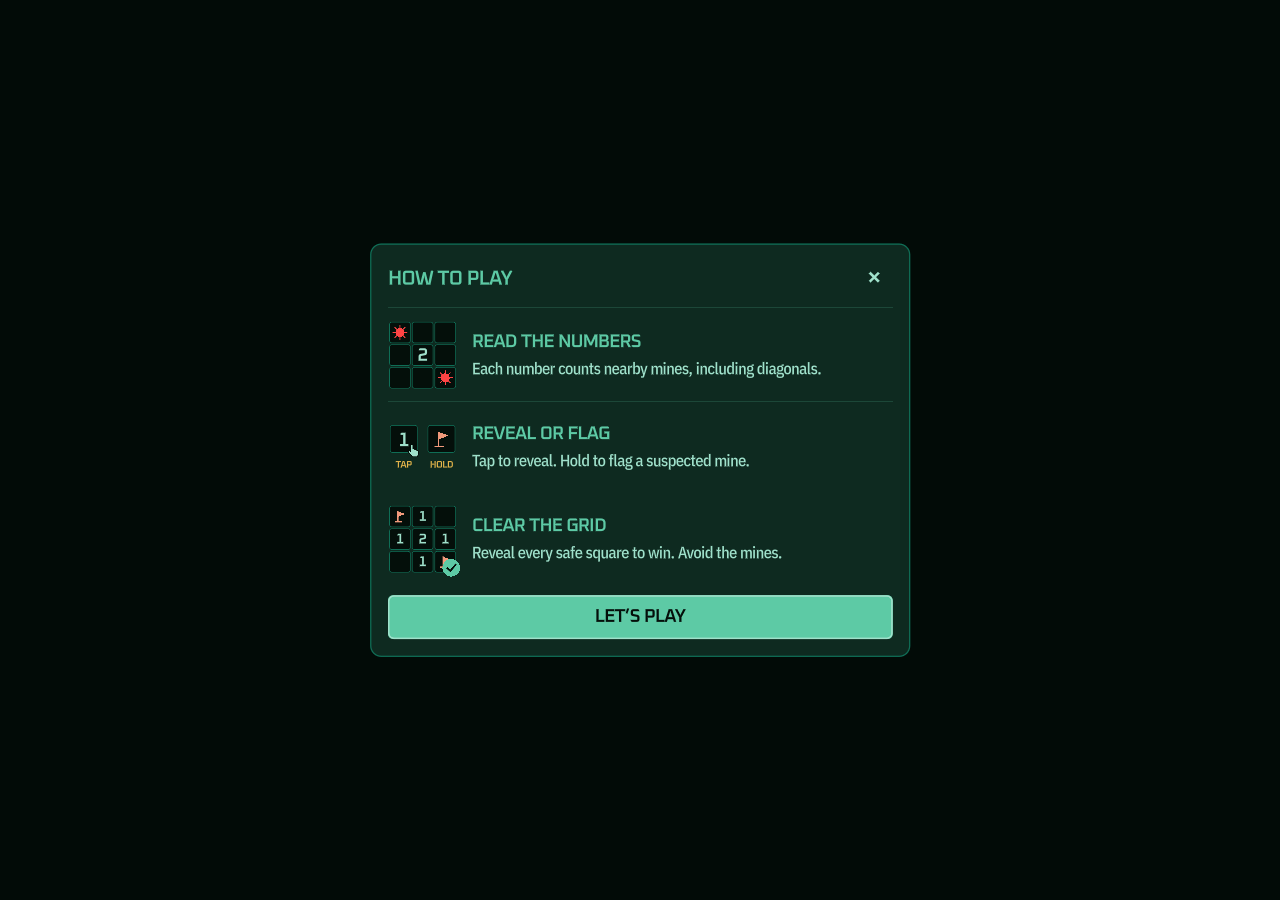
<file: play/index.html>
<!DOCTYPE html>
<html lang="en">
	<head>
		<meta charset="utf-8">
		<meta name="viewport" content="width=device-width, user-scalable=no, initial-scale=1.0">
		<title>Minesweeper: Strait of Hormuz (web demo)</title>
		<style>
html, body, #canvas {
	margin: 0;
	padding: 0;
	border: 0;
}

body {
	color: white;
	background-color: black;
	overflow: hidden;
	touch-action: none;
}

#canvas {
	display: block;
}

#canvas:focus {
	outline: none;
}

#status, #status-splash, #status-progress {
	position: absolute;
	left: 0;
	right: 0;
}

#status, #status-splash {
	top: 0;
	bottom: 0;
}

#status {
	background-color: #d40329;
	display: flex;
	flex-direction: column;
	justify-content: center;
	align-items: center;
	visibility: hidden;
}

#status-splash {
	max-height: 100%;
	max-width: 100%;
	margin: auto;
}

#status-splash.show-image--false {
	display: none;
}

#status-splash.fullsize--true {
	height: 100%;
	width: 100%;
	object-fit: contain;
}

#status-splash.use-filter--false {
	image-rendering: pixelated;
}

#status-progress, #status-notice {
	display: none;
}

#status-progress {
	bottom: 10%;
	width: 50%;
	margin: 0 auto;
}

#status-notice {
	background-color: #5b3943;
	border-radius: 0.5rem;
	border: 1px solid #9b3943;
	color: #e0e0e0;
	font-family: 'Noto Sans', 'Droid Sans', Arial, sans-serif;
	line-height: 1.3;
	margin: 0 2rem;
	overflow: hidden;
	padding: 1rem;
	text-align: center;
	z-index: 1;
}

/* Static control diagrams remain readable while the game downloads. */
#status { visibility:visible; background:#d40329; color:#fff4d8; font-family:Arial,sans-serif; gap:16px; padding:18px; box-sizing:border-box; }
#status .brand { position:relative; width:min(100%,500px); height:clamp(125px,36vh,220px); flex-shrink:0; overflow:hidden; }
#status #status-splash { position:absolute; width:500px; height:500px; max-width:none; max-height:none; left:50%; right:auto; top:-130px; bottom:auto; margin:0; transform:translateX(-50%); object-fit:contain; }
.control-guide { display:grid; grid-template-columns:1fr 1fr; gap:14px; width:min(520px,100%); }
.control-card { background:#960d29; border:1px solid #f18487; border-radius:14px; padding:14px 12px 16px; text-align:center; }
.control-card svg { display:block; width:100%; height:86px; margin:0 auto 8px; }
.control-card strong { display:block; font-size:23px; letter-spacing:.08em; margin-bottom:6px; }
.control-card span { display:block; font-size:13px; font-weight:700; color:#ffe2d0; }
.load-meter { width:min(260px,65%); text-align:center; font-size:10px; font-weight:700; letter-spacing:.14em; }
#status #status-progress { position:static; width:100%; height:5px; margin:0 0 8px; border:0; border-radius:5px; overflow:hidden; appearance:none; background:#920e27; accent-color:#fff0c9; }
#status-progress::-webkit-progress-bar { background:#920e27; }
#status-progress::-webkit-progress-value { background:#fff0c9; }
#status-progress::-moz-progress-bar { background:#fff0c9; }
#status-notice { flex-shrink:0; font-size:14px; max-width:520px; }
@media(max-height:430px) { #status{gap:10px;padding:10px;} #status .brand{height:110px;} #status #status-splash{width:340px;height:340px;top:-88px;} .control-card{padding:8px 12px;} .control-card svg{height:56px;margin-bottom:4px;} .control-card strong{font-size:18px;margin-bottom:3px;} .control-card span{font-size:11px;} }
@media(max-width:380px) { .control-guide{gap:8px;} .control-card{padding:10px 5px;} .control-card span{font-size:11px;} }

		</style>
		<link id="-gd-engine-icon" rel="icon" type="image/png" href="index.icon.png" />
<link rel="apple-touch-icon" href="index.apple-touch-icon.png"/>
<meta name="robots" content="noindex, follow">
	</head>
	<body>
		<canvas id="canvas">
			Your browser does not support the canvas tag.
		</canvas>

		<noscript>
			Your browser does not support JavaScript.
		</noscript>

		<div id="status">
<div class="brand"><img id="status-splash" src="index.png" alt="Minesweeper: Strait of Hormuz"></div>
<div class="control-guide" aria-label="How to play">
<div class="control-card"><svg viewBox="0 0 190 100" aria-hidden="true"><rect x="12" y="12" width="47" height="74" rx="23" fill="none" stroke="#fff4d8" stroke-width="3"/><path d="M35 14v30H14v-9q0-20 21-21" fill="#f2d36b"/><path d="M36 13v32M14 45h43" stroke="#fff4d8" stroke-width="3"/><path d="M74 50h28m-8-8 8 8-8 8" fill="none" stroke="#fff4d8" stroke-width="3" stroke-linecap="round" stroke-linejoin="round"/><rect x="120" y="16" width="66" height="66" rx="5" fill="#123b2f" stroke="#75e5bb" stroke-width="3"/><text x="153" y="65" text-anchor="middle" fill="#a3f1d3" font-size="47" font-family="Arial,sans-serif" font-weight="700">1</text><path d="m115 79 6 17 4-8 9-3z" fill="#fff4d8"/></svg><strong>SCAN</strong><span>Left-click or tap</span></div>
<div class="control-card"><svg viewBox="0 0 190 100" aria-hidden="true"><rect x="12" y="12" width="47" height="74" rx="23" fill="none" stroke="#fff4d8" stroke-width="3"/><path d="M37 14v30h20v-9q0-20-20-21" fill="#f2d36b"/><path d="M36 13v32M14 45h43" stroke="#fff4d8" stroke-width="3"/><path d="M74 50h28m-8-8 8 8-8 8" fill="none" stroke="#fff4d8" stroke-width="3" stroke-linecap="round" stroke-linejoin="round"/><rect x="120" y="16" width="66" height="66" rx="5" fill="#123b2f" stroke="#75e5bb" stroke-width="3"/><path d="M145 65V30l28 11-28 10" fill="#f2d36b" stroke="#f2d36b" stroke-width="3" stroke-linejoin="round"/><path d="M137 68h17" stroke="#fff4d8" stroke-width="3" stroke-linecap="round"/></svg><strong>FLAG</strong><span>Hold or right-click</span></div>
</div>
<div class="load-meter"><progress id="status-progress" aria-label="Loading game"></progress><span>LOADING YOUR GRID</span></div>
			<div id="status-notice"></div>
		</div>

		<script src="index.js"></script>
		<script>
const GODOT_CONFIG = {"args":[],"canvasResizePolicy":2,"emscriptenPoolSize":8,"ensureCrossOriginIsolationHeaders":false,"executable":"index","experimentalVK":false,"fileSizes":{"index.pck":21926500,"index.wasm":39509339},"focusCanvas":true,"gdextensionLibs":[],"godotPoolSize":4};
const GODOT_THREADS_ENABLED = false;
const engine = new Engine(GODOT_CONFIG);
document.getElementById('canvas').addEventListener('contextmenu', event => event.preventDefault());

(function () {
	const statusOverlay = document.getElementById('status');
	const statusProgress = document.getElementById('status-progress');
	const statusNotice = document.getElementById('status-notice');

	let initializing = true;
	let statusMode = '';

	function setStatusMode(mode) {
		if (statusMode === mode || !initializing) {
			return;
		}
		if (mode === 'hidden') {
			statusOverlay.remove();
			initializing = false;
			return;
		}
		statusOverlay.style.visibility = 'visible';
		statusProgress.style.display = mode === 'progress' ? 'block' : 'none';
		statusNotice.style.display = mode === 'notice' ? 'block' : 'none';
		statusMode = mode;
	}

	function setStatusNotice(text) {
		while (statusNotice.lastChild) {
			statusNotice.removeChild(statusNotice.lastChild);
		}
		const lines = text.split('\n');
		lines.forEach((line) => {
			statusNotice.appendChild(document.createTextNode(line));
			statusNotice.appendChild(document.createElement('br'));
		});
	}

	function displayFailureNotice(err) {
		console.error(err);
		if (err instanceof Error) {
			setStatusNotice(err.message);
		} else if (typeof err === 'string') {
			setStatusNotice(err);
		} else {
			setStatusNotice('An unknown error occurred.');
		}
		setStatusMode('notice');
		initializing = false;
	}

	const missing = Engine.getMissingFeatures({
		threads: GODOT_THREADS_ENABLED,
	});

	if (missing.length !== 0) {
		if (GODOT_CONFIG['serviceWorker'] && GODOT_CONFIG['ensureCrossOriginIsolationHeaders'] && 'serviceWorker' in navigator) {
			let serviceWorkerRegistrationPromise;
			try {
				serviceWorkerRegistrationPromise = navigator.serviceWorker.getRegistration();
			} catch (err) {
				serviceWorkerRegistrationPromise = Promise.reject(new Error('Service worker registration failed.'));
			}
			// There's a chance that installing the service worker would fix the issue
			Promise.race([
				serviceWorkerRegistrationPromise.then((registration) => {
					if (registration != null) {
						return Promise.reject(new Error('Service worker already exists.'));
					}
					return registration;
				}).then(() => engine.installServiceWorker()),
				// For some reason, `getRegistration()` can stall
				new Promise((resolve) => {
					setTimeout(() => resolve(), 2000);
				}),
			]).then(() => {
				// Reload if there was no error.
				window.location.reload();
			}).catch((err) => {
				console.error('Error while registering service worker:', err);
			});
		} else {
			// Display the message as usual
			const missingMsg = 'Error\nThe following features required to run Godot projects on the Web are missing:\n';
			displayFailureNotice(missingMsg + missing.join('\n'));
		}
	} else {
		setStatusMode('progress');
		engine.startGame({
			'onProgress': function (current, total) {
				if (current > 0 && total > 0) {
					statusProgress.value = current;
					statusProgress.max = total;
				} else {
					statusProgress.removeAttribute('value');
					statusProgress.removeAttribute('max');
				}
			},
		}).then(() => {
			setStatusMode('hidden');
			keepSaveData();
		}, displayFailureNotice);
	}

// The game keeps best times and wins in this browser (IndexedDB, via Godot's user://).
// Ask the browser to keep that storage rather than clear it when space runs low.
// Chrome, Edge and Safari decide silently; Firefox would show a permission prompt,
// so it is skipped there (its default storage is rarely cleared).
function keepSaveData() {
	try {
		if (/Firefox\//.test(navigator.userAgent)) return;
		if (!navigator.storage || !navigator.storage.persist) return;
		navigator.storage.persisted().then((kept) => kept || navigator.storage.persist()).catch(() => {});
	} catch (e) { /* storage persistence is optional */ }
}
}());
		</script>
	</body>
</html>
</file>
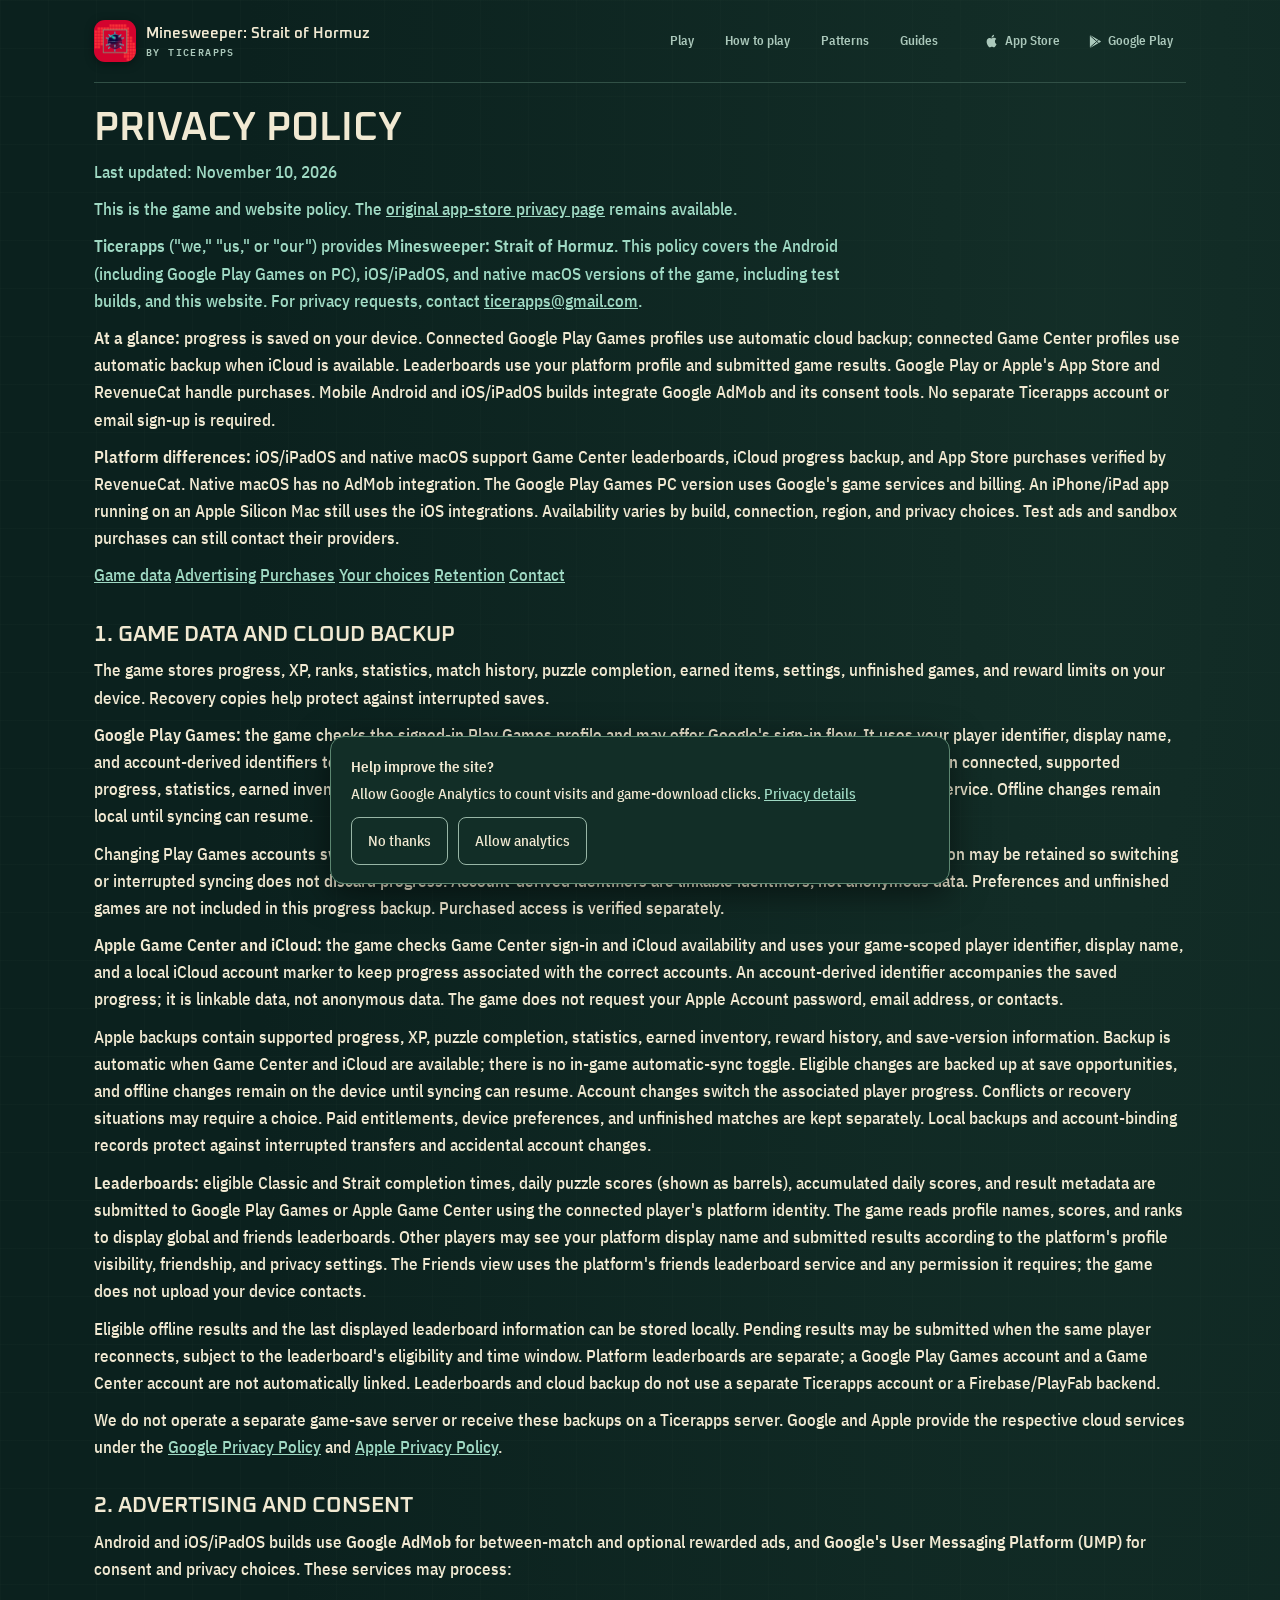
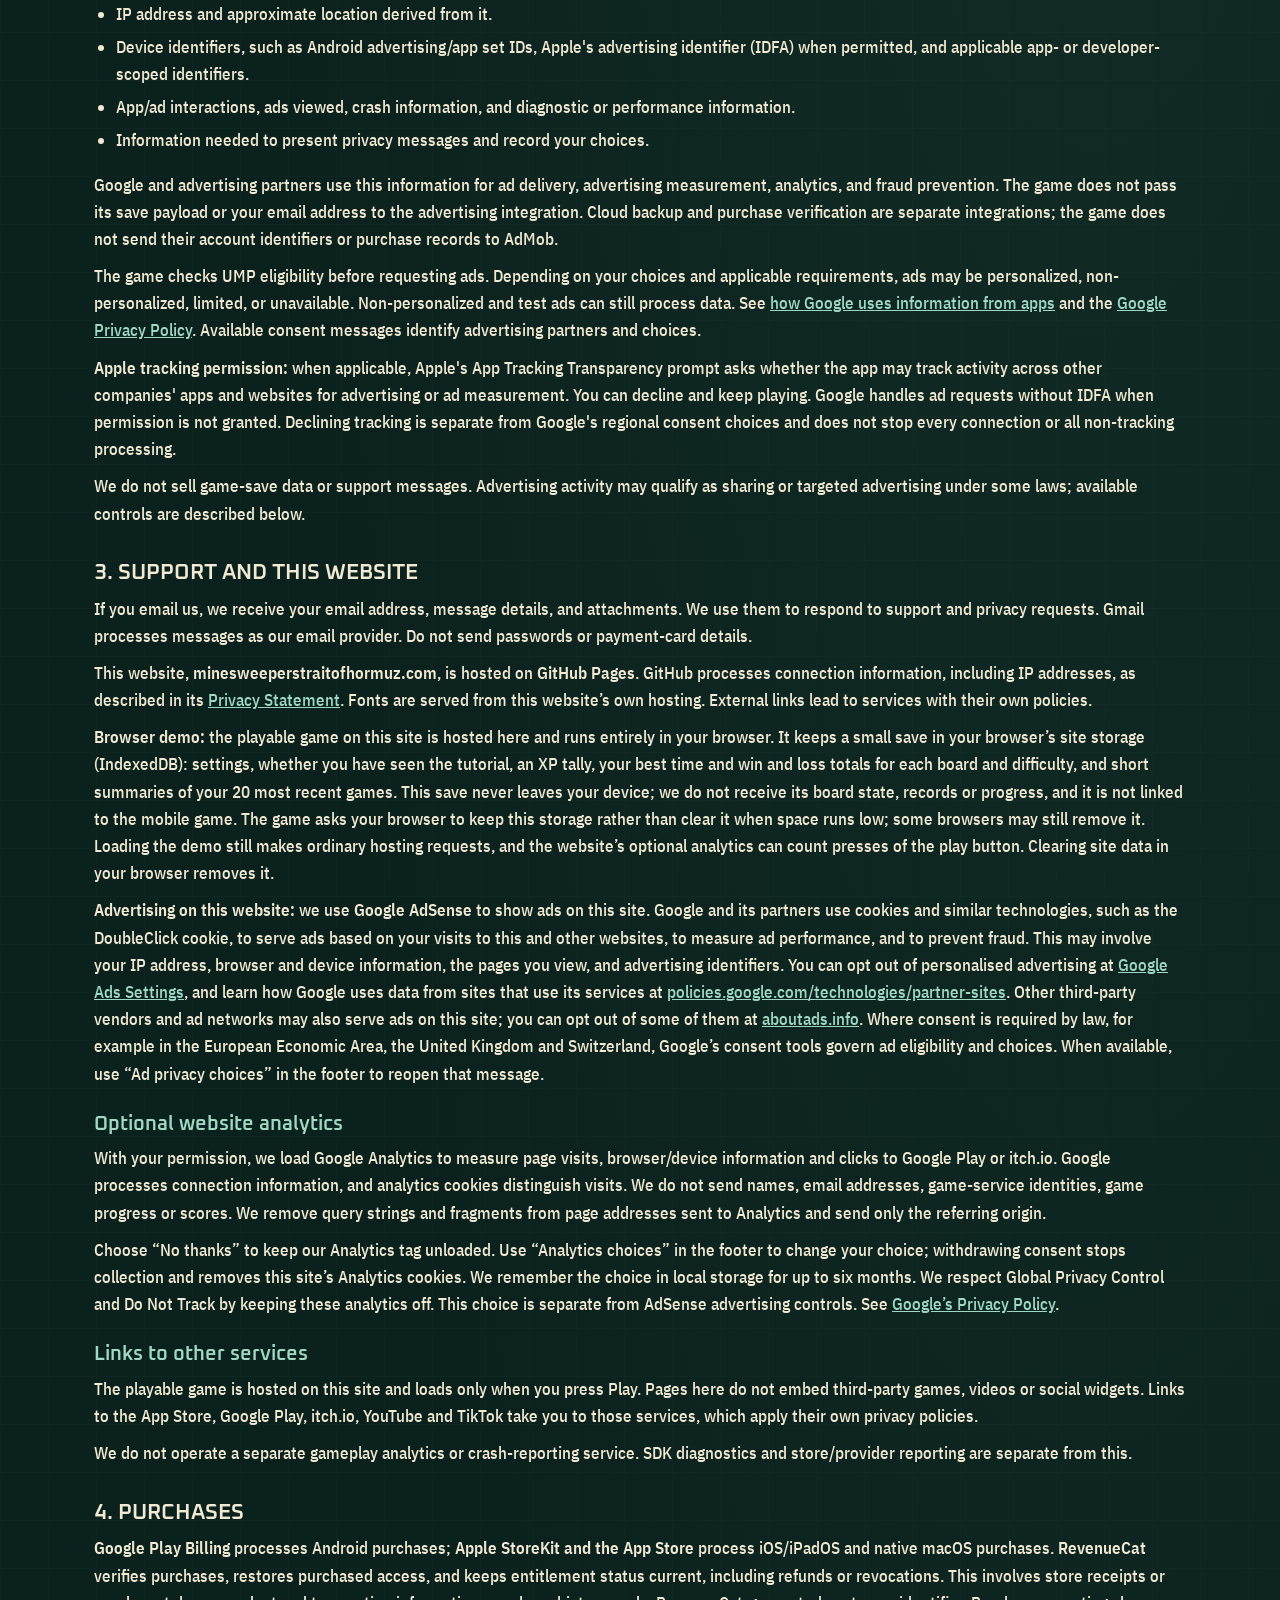
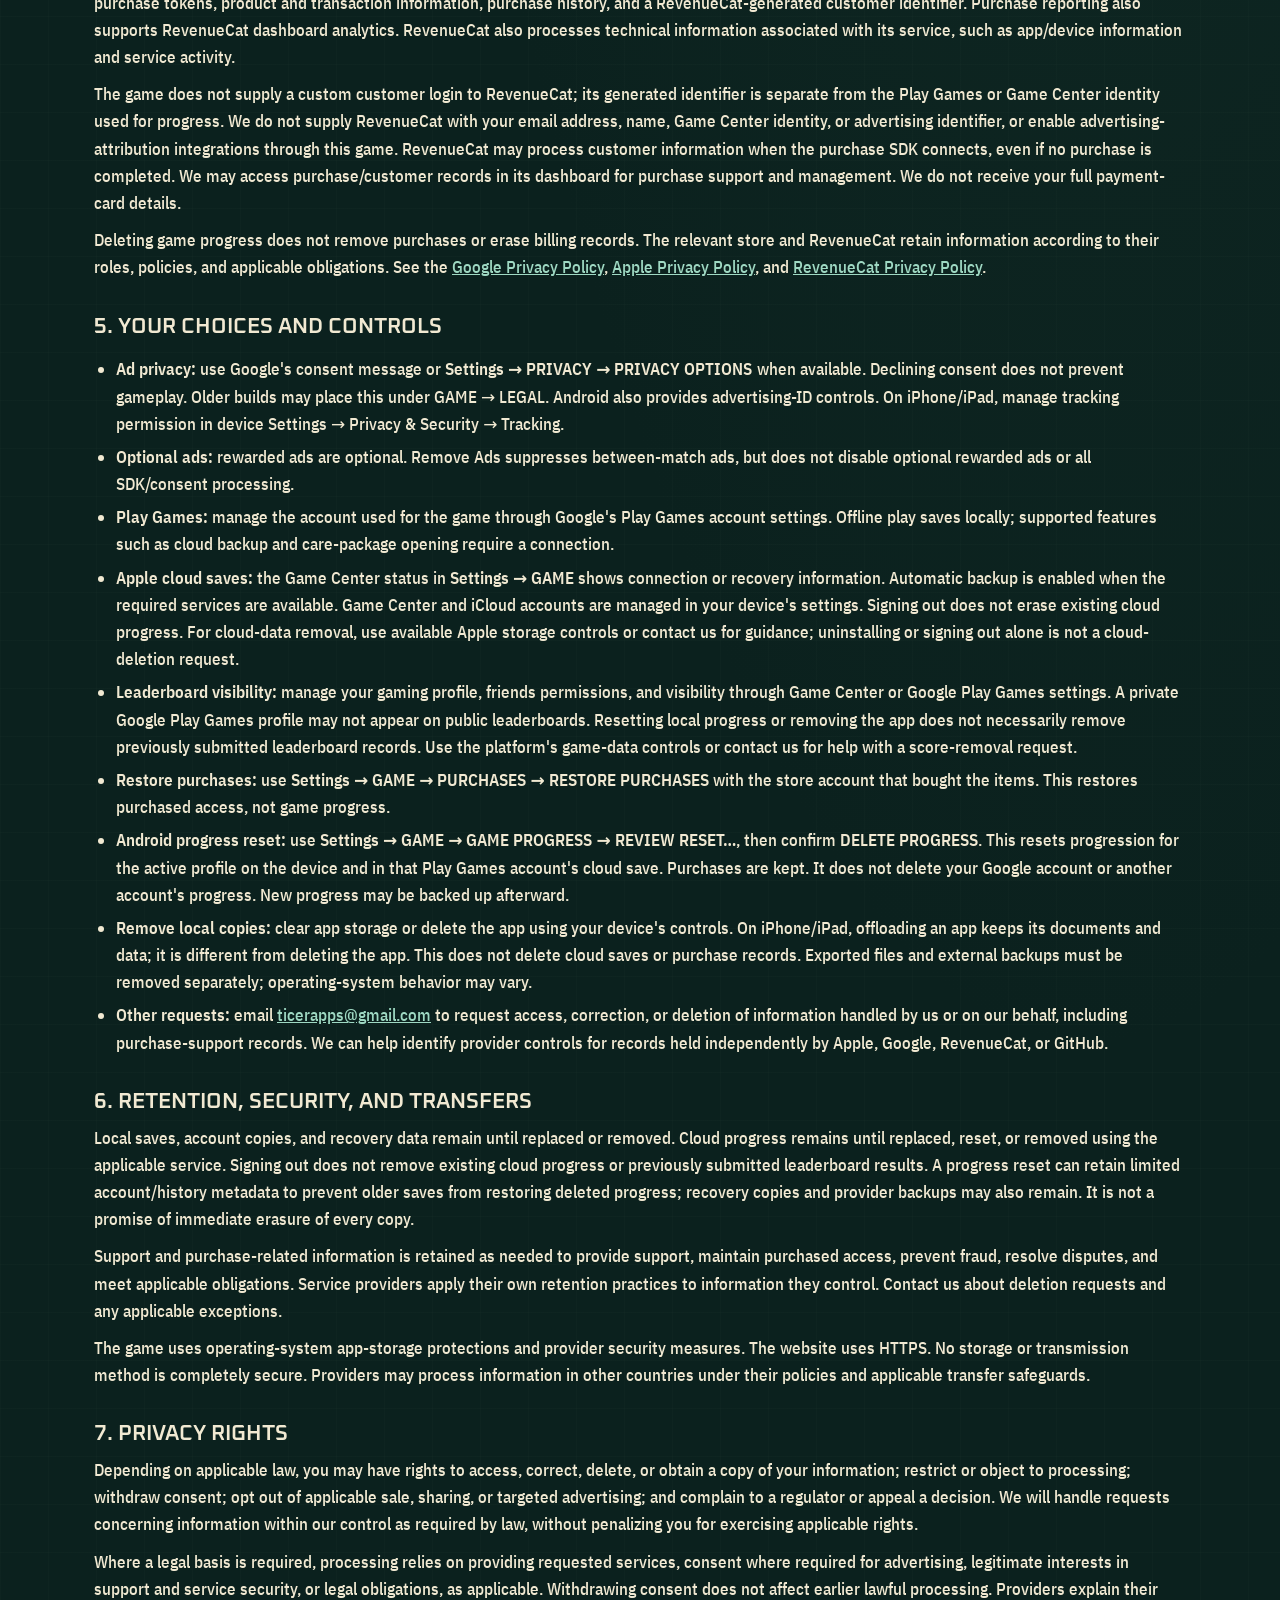
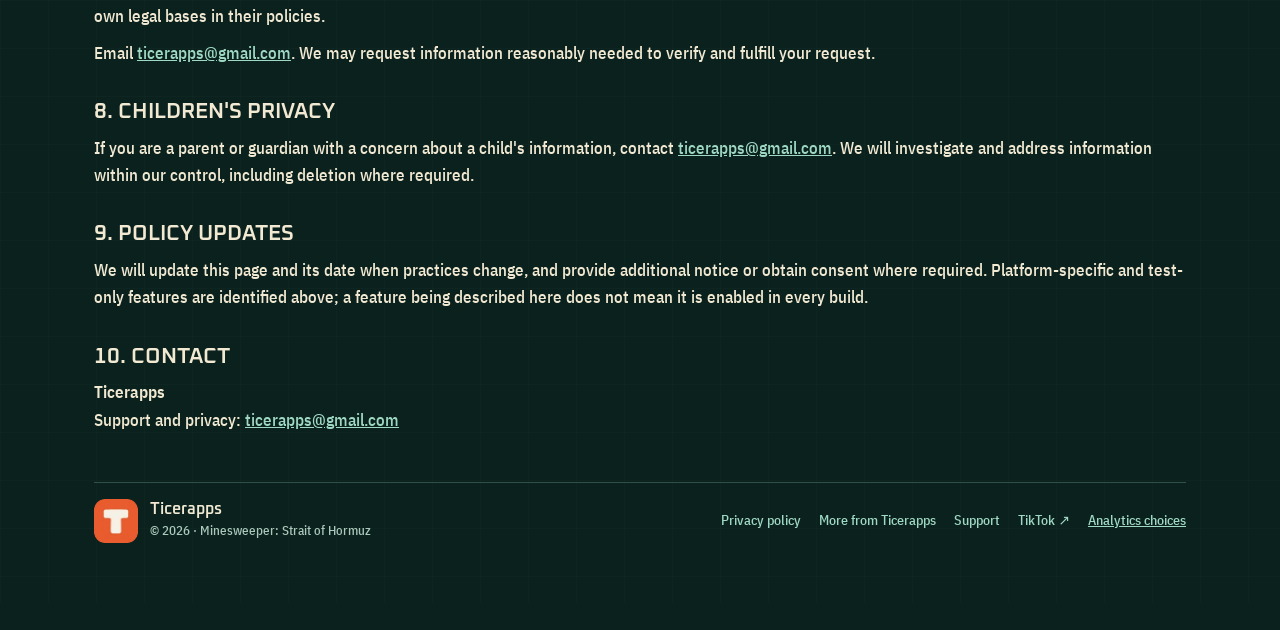
<file: privacy/index.html>
<!doctype html>
<html lang="en">
<head>
<meta charset="utf-8">
<meta name="viewport" content="width=device-width, initial-scale=1">
<meta name="description" content="Privacy policy for Minesweeper: Strait of Hormuz and minesweeperstraitofhormuz.com: game progress, purchases, advertising on mobile and on this website, and your choices.">
<meta name="referrer" content="no-referrer">
<title>Privacy Policy – Minesweeper: Strait of Hormuz</title>
<link rel="canonical" href="https://minesweeperstraitofhormuz.com/privacy/">
<link rel="icon" href="../assets/icon-192.png" type="image/png">
<style>:root{--bg:#0d2623;--bg-deep:#091c19;--panel:#0b1f1b;--line:rgba(236,228,205,.12);--cream:#f1e9d2;--mint:#9fd9c3;--gold:#e5c46a;--flag:#ff6a3d;--alert:#c84b3a;--tile:#0a1e1a;--tile-edge:#1d4a3f;--open:#1f6b45;
  --display:"Oxanium",system-ui,sans-serif;--body:"IBM Plex Sans Condensed","Arial Narrow",system-ui,sans-serif;--mono:"IBM Plex Mono",ui-monospace,Menlo,monospace;color-scheme:dark}
*{box-sizing:border-box}
body{margin:0;background:var(--bg);color:var(--cream);font:17px/1.6 var(--body);background-image:linear-gradient(rgba(159,217,195,.045) 1px,transparent 1px),linear-gradient(90deg,rgba(159,217,195,.045) 1px,transparent 1px);background-size:36px 36px}
a{color:var(--mint)}
img{max-width:100%;height:auto}
.wrap{max-width:1040px;margin:0 auto;padding:0 16px 60px}
.top{display:flex;align-items:center;justify-content:space-between;gap:16px;padding:14px 0;border-bottom:1px solid var(--line);flex-wrap:wrap}
@media (max-width:600px){.nav{display:none}}
.brand{display:flex;align-items:center;gap:12px;text-decoration:none;color:var(--cream)}
.brand img{width:40px;height:40px;border-radius:9px;box-shadow:0 2px 10px rgba(0,0,0,.4)}
.brand b{font-family:var(--display);font-size:17px;line-height:1.1;display:block}
.brand small{font-family:var(--mono);font-size:11px;letter-spacing:.12em;color:var(--mint);text-transform:uppercase}
.nav{display:flex;gap:18px;font-family:var(--mono);font-size:12px;letter-spacing:.1em;text-transform:uppercase;flex-wrap:wrap}
.nav a{color:var(--cream);text-decoration:none;opacity:.8}.nav a:hover{opacity:1;color:var(--gold)}
.crumbs{font-family:var(--mono);font-size:12px;letter-spacing:.06em;color:var(--mint);margin:22px 0 6px}
.crumbs a{text-decoration:none}
h1,h2,h3{font-family:var(--display);text-wrap:balance;line-height:1.08;margin:0}
h1{font-size:clamp(34px,6vw,54px);text-transform:uppercase}
h2{font-size:clamp(24px,3.6vw,32px);text-transform:uppercase;margin-top:44px;color:var(--cream)}
h3{font-size:20px;margin-top:26px;color:var(--mint)}
.lead{font-size:clamp(18px,2.3vw,21px);color:var(--mint);max-width:60ch;margin:12px 0 0}
article p{max-width:68ch;margin:12px 0}
article ul,article ol{max-width:68ch;padding-left:22px}
article li{margin:6px 0}
.rule{height:2px;background:var(--line);position:relative;margin:28px 0}
.rule::before{content:"";position:absolute;left:0;top:0;width:120px;height:2px;background:var(--gold)}
.callout{border:1px solid var(--line);background:var(--panel);border-radius:14px;padding:18px 22px;margin:22px 0;max-width:68ch}
.callout b{font-family:var(--display);color:var(--gold);text-transform:uppercase;font-size:15px;letter-spacing:.06em;display:block;margin-bottom:4px}
.cta{display:inline-block;background:var(--gold);color:#1b1708;font:700 16px/1 var(--display);letter-spacing:.08em;text-transform:uppercase;text-decoration:none;padding:14px 22px;border-radius:12px;margin-top:8px}
.cta:hover{background:#f0d57f}
figure{margin:24px 0;max-width:420px}
figure img{border-radius:12px;border:1px solid var(--line)}
figcaption{font-size:14px;color:#aebbb4;margin-top:8px}
table{border-collapse:collapse;margin:14px 0;font-variant-numeric:tabular-nums;max-width:100%}
th,td{border-bottom:1px solid var(--line);padding:8px 14px 8px 0;text-align:left;vertical-align:top}
th{font-family:var(--mono);font-size:12px;letter-spacing:.08em;text-transform:uppercase;color:var(--mint)}
.wide{overflow-x:auto}
/* mini board illustrations */
.mini{display:inline-grid;gap:3px;margin:0;vertical-align:top}
.mini span{width:34px;height:34px;display:grid;place-items:center;font:600 15px var(--mono);border-radius:3px;background:#102b26;box-shadow:inset 0 0 0 2px #2b6a59,inset 3px 3px 4px rgba(159,217,195,.14),inset -3px -3px 4px rgba(0,0,0,.55)}
.mini .o{background:var(--open);color:#eef7f0}
.mini .o.n2{color:#bfe8c9}.mini .o.n3{color:#e9c35a}
.mini .f{box-shadow:inset 0 0 0 2px var(--flag);color:var(--flag)}
.mini .s{box-shadow:inset 0 0 0 2px var(--mint);color:var(--mint)}
.mini .x{background:transparent;box-shadow:none}
.row{display:grid;grid-template-columns:216px minmax(0,1fr);gap:8px 24px;align-items:start;margin-top:16px}
.row>p{margin:0;max-width:60ch}
.row>figure,.row>.mini,.row>div{margin:0;justify-self:start}
@media (max-width:620px){.row{grid-template-columns:1fr}}
.related{border-top:1px solid var(--line);margin-top:44px;padding-top:20px}
.related h2{margin-top:0;font-size:20px}
.related ul{list-style:none;padding:0;display:grid;gap:10px;grid-template-columns:repeat(auto-fit,minmax(220px,1fr))}
.related a{display:block;border:1px solid var(--line);border-radius:12px;padding:14px 16px;text-decoration:none;color:var(--cream);background:var(--panel)}
.related a b{display:block;font-family:var(--display);text-transform:uppercase;font-size:15px;margin-bottom:3px}
.related a span{color:#aebbb4;font-size:14px}
footer{border-top:1px solid var(--line);margin-top:40px;padding-top:20px;font-size:14px;color:#aebbb4;display:flex;justify-content:space-between;gap:16px;flex-wrap:wrap}
footer nav{display:flex;gap:16px;flex-wrap:wrap}footer a{text-decoration:none}

/* section 7: chord animation. The 3 is satisfied by three flags; tapping it opens the rest. */
.chord{display:inline-grid;grid-template-columns:repeat(3,34px);gap:3px;margin:0;position:relative}
.chord span{width:34px;height:34px;display:grid;place-items:center;font:600 15px var(--mono);border-radius:3px;background:#102b26;box-shadow:inset 0 0 0 2px #2b6a59,inset 3px 3px 4px rgba(159,217,195,.14),inset -3px -3px 4px rgba(0,0,0,.55);color:transparent}
.chord .f{box-shadow:inset 0 0 0 2px var(--flag);color:var(--flag)}
.chord .c{background:var(--open);color:#e9c35a;position:relative}
.chord .c::after{content:"";position:absolute;inset:-4px;border:2px solid var(--mint);border-radius:6px;opacity:0;animation:chord-tap 4s infinite}
.chord .h{position:relative;overflow:hidden}
.chord .h::before{content:attr(data-n);position:absolute;inset:0;display:grid;place-items:center;background:var(--open);color:#eef7f0;border-radius:3px;opacity:0;animation:chord-open 4s infinite}
.chord .h.d1::before{animation-delay:.08s}.chord .h.d2::before{animation-delay:.16s}.chord .h.d3::before{animation-delay:.24s}.chord .h.d4::before{animation-delay:.32s}
@keyframes chord-tap{0%,38%{opacity:0;transform:scale(.8)}42%{opacity:1;transform:scale(1)}55%{opacity:0;transform:scale(1.25)}100%{opacity:0}}
@keyframes chord-open{0%,44%{opacity:0}52%,88%{opacity:1}100%{opacity:0}}
.chord-cap{font-family:var(--mono);font-size:12px;letter-spacing:.06em;color:var(--mint);margin:0 0 4px}
@media (prefers-reduced-motion:reduce){.chord .h::before{animation:none;opacity:1}.chord .c::after{animation:none}}
.hud-fig{margin:0;max-width:216px}
.hud-fig img{border-radius:999px;border:1px solid var(--line);display:block}
.hud-fig figcaption{font-size:13px}
</style>
<style>
:root{--bg:#0d2623;--panel:#0b1f1b;--line:rgba(236,228,205,.12);--cream:#f1e9d2;--mint:#9fd9c3;--gold:#e5c46a;color-scheme:dark}
*{box-sizing:border-box}
body{margin:0;background:var(--bg);color:var(--cream);font:17px/1.6 "IBM Plex Sans Condensed","Arial Narrow",system-ui,sans-serif}
.wrap{max-width:1040px;margin:0 auto;padding:0 16px 60px}
a{color:var(--mint)}
header{display:flex;justify-content:space-between;align-items:baseline;gap:16px;flex-wrap:wrap;border-bottom:1px solid var(--line);padding-bottom:14px;margin-bottom:22px}
.tag{font:600 12px/1 ui-monospace,Menlo,monospace;letter-spacing:.12em;text-transform:uppercase;text-decoration:none;color:var(--gold)}
h1{font-size:40px;line-height:1.05;margin:22px 0 6px}
.policy-head p{color:var(--mint)}
h2{font-size:22px;margin:34px 0 8px;color:var(--cream)}
p{margin:10px 0}
ul{padding-left:22px}
li{margin:6px 0}
section{scroll-margin-top:16px}
footer{border-top:1px solid var(--line);margin-top:40px;padding-top:16px;font-size:14px;color:#aebbb4}
.skip{position:absolute;left:-999px}.skip:focus{left:16px;top:8px;background:var(--gold);color:#000;padding:8px}
</style>

<!-- shared-style:start --><script>(function(d,u){d.classList.add("js");if(/iPhone|iPad|iPod/.test(u)||(/Macintosh/.test(u)&&navigator.maxTouchPoints>1))d.classList.add("is-ios");else if(/Android/i.test(u))d.classList.add("is-android");})(document.documentElement,navigator.userAgent);</script><link rel="preload" href="/assets/fonts/hormuz-display.woff2" as="font" type="font/woff2" crossorigin><link rel="preload" href="/assets/fonts/hormuz-body-medium.woff2" as="font" type="font/woff2" crossorigin><style>/* Self-hosted OFL font subsets. Optional display prevents late font swaps. */
@font-face{font-family:"Hormuz Web Display";src:url('/assets/fonts/hormuz-display.woff2') format('woff2');font-weight:600 700;font-display:optional}
@font-face{font-family:'Hormuz Web Sans';src:url('/assets/fonts/hormuz-body-medium.woff2') format('woff2');font-weight:400 500;font-display:optional}
@font-face{font-family:'Hormuz Web Sans';src:url('/assets/fonts/hormuz-body-semibold.woff2') format('woff2');font-weight:600 700;font-display:optional}
@font-face{font-family:'Hormuz Web Mono';src:url('/assets/fonts/hormuz-mono.woff2') format('woff2');font-weight:400 700;font-display:optional}
/* Shared navigation, landing-page refinements and illustrated field guide. */
:root{--display:"Hormuz Web Display",system-ui,sans-serif;--body:"Hormuz Web Sans","Arial Narrow",system-ui,sans-serif;--mono:"Hormuz Web Mono",ui-monospace,Menlo,monospace;--ink-soft:#abc8bb;--surface:#0b201d;--edge:#315046;--radius:16px}
html{scroll-padding-top:110px}
body{font-family:var(--body);background-color:#0b211e;background-image:radial-gradient(ellipse at 85% 5%,#20423666,transparent 55%),linear-gradient(#9fd9c305 1px,transparent 1px),linear-gradient(90deg,#9fd9c305 1px,transparent 1px);background-size:auto,48px 48px,48px 48px}
.wrap{max-width:1140px;padding-inline:24px}
a,button,summary{-webkit-tap-highlight-color:transparent}
:focus-visible{outline:3px solid var(--gold);outline-offset:5px}
button{font:inherit;cursor:pointer}button:disabled{cursor:default}
[hidden]{display:none!important}
.top.site-header{position:relative;z-index:20;display:flex;flex-wrap:wrap;align-items:center;gap:20px;padding:20px 0;margin:0 0 24px;border-bottom:1px solid var(--edge)}
.site-header .brand{min-width:0;gap:10px;flex:1 1 240px}
.site-header .brand img{width:42px;height:42px;flex:none;border-radius:11px}
.site-header .brand b{font-family:var(--display);font-size:15px;line-height:1.4;letter-spacing:0;max-width:260px}
.site-header .brand small{display:block;font:500 10px/1.5 var(--mono);letter-spacing:.14em;color:var(--ink-soft)}
.site-nav{display:flex;align-items:center;gap:5px;flex-wrap:wrap}
.site-nav a{font:600 13px/1.4 var(--body);padding:10px 13px;border-radius:8px;text-decoration:none;color:var(--ink-soft);white-space:nowrap}
.site-nav a:hover,.site-nav a[aria-current="page"]{background:#9fd9c310;color:var(--cream)}
.site-nav a.nav-download{background:var(--gold);color:#1b230f;margin-left:8px}
.menu-toggle{display:none;border:1px solid var(--edge);border-radius:8px;background:var(--surface);color:var(--cream);padding:10px 14px;font:600 14px var(--body)}
.hero{padding-top:28px!important}
.hero h1{font-size:clamp(36px,6vw,68px)!important;max-width:900px;letter-spacing:-.035em}
.hero .eyebrow{font-size:11px;letter-spacing:.12em;margin-bottom:16px}
.hero p.lead{font-size:clamp(18px,2vw,22px);max-width:640px;margin-bottom:20px;line-height:1.55}
.hero-actions,.download-actions{display:flex;align-items:center;gap:10px;flex-wrap:wrap;margin:20px 0}
.action-primary,.action-secondary{display:inline-flex;align-items:center;justify-content:center;gap:10px;min-height:46px;padding:12px 19px;border-radius:9px;font:600 16px/1.3 var(--body);text-decoration:none;border:1px solid var(--edge)}
.action-primary{background:var(--gold);color:#19220f;border-color:var(--gold)}
.action-secondary{background:var(--surface);color:var(--cream)}
.action-primary:hover{background:#f3d681}.action-secondary:hover{border-color:var(--mint)}
.availability{color:var(--ink-soft);font-size:14px;margin:0!important}
.download-strip{display:flex;align-items:center;justify-content:space-between;gap:24px;background:linear-gradient(110deg,#17382f,#102a24);border:1px solid var(--edge);border-radius:var(--radius);padding:24px;margin:40px 0}
.download-strip h2{margin:0;font-size:22px;line-height:1.25;text-transform:none}
.download-strip p{font-size:16px;color:var(--ink-soft);max-width:48ch;margin:8px 0 0}
.download-strip .download-actions{margin:0;flex-shrink:0}
.download-strip>div{min-width:0;flex:1}.download-strip .download-actions a{font-size:15px;padding:11px 14px}.download-strip small{display:block;margin-top:8px;color:var(--ink-soft)}
.social-section{display:grid;grid-template-columns:.8fr 1.2fr;gap:32px;align-items:center;margin:44px 0;border:1px solid var(--edge);border-radius:var(--radius);padding:28px;background:var(--surface)}
.social-section h2{font-size:30px;margin:6px 0 14px;line-height:1.2}
.social-section p{color:var(--ink-soft);max-width:40ch}.social-preview{min-width:0;text-align:center;border:1px dashed #47675a;border-radius:12px;padding:22px}
.social-preview .embed-notice{font-size:13px;margin:12px auto;max-width:38ch}.social-preview blockquote{min-width:0!important;margin:0!important}
.social-preview iframe{max-width:100%!important}.social-preview .social-handle{display:block;margin:14px 0;text-decoration:none;font-family:var(--mono);font-size:14px}
.site-footer{align-items:flex-start;margin-top:48px;border-top:1px solid var(--edge)}
.site-footer nav{display:flex;gap:18px;flex-wrap:wrap}.site-footer p{margin:0}.text-button{border:0;background:none;color:var(--mint);text-decoration:underline;padding:0;font:inherit}
.guide-intro{display:grid;grid-template-columns:1.15fr .85fr;gap:36px;align-items:center;padding:20px 0 28px}
.guide-intro h1{font-size:clamp(34px,5vw,56px);letter-spacing:-.025em;line-height:1.08}
.guide-intro .lead{font-size:19px;max-width:45ch;line-height:1.6}
.guide-kicker{color:var(--gold);font:500 11px var(--mono);letter-spacing:.15em;text-transform:uppercase;margin-bottom:14px}
.pattern-legend{display:flex;gap:10px 18px;flex-wrap:wrap;font-size:14px;color:var(--ink-soft);margin:20px 0}
.legend-safe{color:#b3eacc}.legend-mine{color:#ffa67d}.pattern-note{font-size:15px;color:var(--ink-soft);padding:16px 20px;border-left:2px solid var(--gold);background:#e5c46a06;max-width:76ch}
.guide-jump{display:flex;flex-wrap:wrap;gap:8px;margin:24px 0 30px}.guide-jump a{border:1px solid var(--edge);border-radius:30px;padding:7px 13px;font-size:14px;text-decoration:none}
.pattern-cards{display:grid;grid-template-columns:repeat(2,minmax(0,1fr));gap:18px}
.pattern-card{background:var(--surface);border:1px solid var(--edge);border-radius:var(--radius);padding:24px;min-width:0;scroll-margin-top:22px}
.pattern-card .pattern-group{margin:0 0 8px;color:var(--gold);font:500 10px var(--mono);letter-spacing:.1em;text-transform:uppercase}
.pattern-card h2{font-size:23px;margin:0;line-height:1.25;text-transform:none;letter-spacing:0}
.pattern-card p{font-size:17px;line-height:1.5;color:var(--ink-soft)}
.pattern-stage{display:flex;justify-content:center;align-items:center;min-height:202px;padding:22px 8px;margin:18px 0;background:radial-gradient(ellipse,#163e3055,transparent 70%);border-block:1px solid #9fd9c30b;overflow:hidden}
.pattern-board{display:grid;grid-template-columns:repeat(var(--cols),minmax(0,46px));gap:4px;width:max-content;max-width:100%}
.pattern-cell{width:46px;height:46px;border-radius:5px;display:grid;place-items:center;font:600 22px/1 var(--mono);box-sizing:border-box}
.pattern-cell.covered{background:linear-gradient(140deg,#235c47,#153e32);border:1px solid #538870;box-shadow:inset 2px 2px #7ab89524,inset -2px -2px #0003;color:#add1be}
.pattern-cell.clue{background:#12342a;border:1px solid #234c3e;color:#b8ddeb}
.pattern-cell.clue.n2{color:#a8d9a2}.pattern-cell.clue.n3{color:#f1d486}.pattern-cell.clue.n4{color:#ddaff7}
.pattern-cell.outside{background:repeating-linear-gradient(135deg,transparent,transparent 5px,#9fd9c308 5px,#9fd9c308 6px);border:1px dashed #9fd9c312;color:transparent}
.pattern-cell.flag,.pattern-board.show-answer .answer-mine{background:#4b3024;border:1px solid #d9865e;color:#ffb58e}
.pattern-board.show-answer .answer-safe{background:#315544;border:2px solid #b3eacc;color:#c7f3d9}
.pattern-board .answer-symbol{display:none}.pattern-board.show-answer .answer-symbol{display:inline}.pattern-board.show-answer .answer-marked .hidden-symbol{display:none}
.pattern-card details{border-top:1px solid var(--edge);padding-top:14px}.pattern-card summary{cursor:pointer;color:var(--mint);font-size:16px}.pattern-card details p{font-size:16px}
.pattern-card details[open] summary{margin-bottom:8px}
.pattern-answer{display:flex;align-items:center;justify-content:space-between;gap:12px}
.pattern-answer button{padding:8px 12px;border:1px solid #52745e;border-radius:7px;background:#153c30;color:var(--cream);font-size:14px}.pattern-answer small{color:var(--ink-soft);font-size:12px}
.quiz{border:1px solid #6f7345;border-radius:var(--radius);background:linear-gradient(140deg,#243a2a,#10251e);padding:24px;text-align:center}
.quiz h2{font-size:21px;margin:0 0 18px;text-transform:none}.quiz .pattern-board{margin:auto}.quiz .pattern-cell.covered:hover{border-color:var(--gold);transform:translateY(-2px)}
.quiz-feedback{font-size:16px;min-height:48px;margin:18px 0 0!important;color:var(--ink-soft)}
.guide-end{display:grid;grid-template-columns:1fr 1fr;gap:24px;margin:34px 0}.guide-end h2{font-size:22px;text-transform:none;margin:0 0 10px}.guide-end p{font-size:17px;color:var(--ink-soft)}
.policy-head{max-width:760px}.privacy-short{background:var(--surface);border:1px solid var(--edge);border-radius:12px;padding:20px;margin:24px 0}.privacy-short p{margin:0}.policy-links{display:flex;gap:16px;flex-wrap:wrap}
@media(min-width:900px){.hero .game{margin-top:34px}.hero>.cta{padding:28px}}
@media(max-width:800px){.site-header .brand{flex:1}.site-header .brand b{max-width:235px}.js .menu-toggle{display:block}.site-nav{width:100%;padding-top:10px;border-top:1px solid var(--edge);gap:6px}.js .site-nav:not(.is-open){display:none}.site-nav a{padding:12px 14px;flex:1 0 auto;text-align:center}.site-nav a.nav-download{margin-left:0}.top.site-header{gap:12px;margin-bottom:18px;padding:16px 0}.guide-intro{grid-template-columns:1fr;gap:22px}.quiz{max-width:480px;width:100%;justify-self:center}.social-section{grid-template-columns:1fr}.download-strip{align-items:flex-start;flex-direction:column}.pattern-card{padding:20px}}
@media(max-width:580px){.wrap{padding-inline:18px}.site-header .brand b{max-width:190px;font-size:13px}.site-header .brand img{width:36px;height:36px}.site-header .brand small{font-size:9px}.menu-toggle{padding:9px 11px}.hero{padding-top:14px!important}.hero h1{font-size:36px!important}.hero .eyebrow{font-size:10px;line-height:1.8}.hero-actions a{flex:1 1 auto}.pattern-cards{grid-template-columns:1fr}.guide-end{grid-template-columns:1fr}.social-section{padding:20px}.social-preview{padding:16px 10px}.download-strip{padding:22px}.guide-intro{padding-top:12px}.guide-jump{gap:7px}.guide-jump a{font-size:13px}.site-footer{display:block}.site-footer nav{margin-top:18px}}
@media(prefers-reduced-motion:reduce){*,*::before,*::after{scroll-behavior:auto!important;animation:none!important;transition:none!important}}
.analytics-choice{position:fixed;z-index:1000;bottom:16px;left:16px;right:16px;margin:auto;max-width:620px;padding:18px 20px;background:#122e27;border:1px solid #5c8771;border-radius:14px;box-shadow:0 8px 35px #0008;font-size:15px}.analytics-choice[hidden]{display:none}.analytics-choice p{margin:4px 0 12px;line-height:1.45}.analytics-actions{display:flex;gap:10px;flex-wrap:wrap}.analytics-actions button{padding:11px 16px;background:transparent;border:1px solid #98b6a6;border-radius:8px;color:var(--cream);font:inherit;cursor:pointer}.analytics-actions button:hover{background:#28483a}.analytics-actions button[hidden]{display:none}html:not(.js) [data-answer]{display:none}html:not(.js) .pattern-board .answer-marked .answer-symbol{display:inline}html:not(.js) .pattern-board .answer-marked .hidden-symbol{display:none}

.social-media{min-width:0}.youtube-preview{position:relative;aspect-ratio:16/9;border:1px solid var(--line);border-radius:16px;overflow:hidden;background:linear-gradient(120deg,#092b1ddd,#071b12aa),url('/assets/og-image.jpg') center/cover}.youtube-preview button{width:100%;height:100%;display:flex;flex-direction:column;gap:12px;align-items:center;justify-content:center;padding:20px;background:transparent;border:0;color:var(--cream);cursor:pointer;font:inherit}.youtube-preview button:hover{background:#50775633}.youtube-preview strong{font-family:var(--display);font-size:clamp(17px,2vw,23px)}.video-play{display:grid;place-items:center;width:64px;height:64px;background:var(--gold);border-radius:50%;color:#10221a;font-size:38px;line-height:1}.youtube-preview iframe{position:absolute;inset:0;border:0;width:100%;height:100%}.social-media .social-preview{margin-top:24px}

/* App store buttons in the shared header. Computers see both stores; an iPhone/iPad or an
   Android device sees only its own store, as one "Get the app" button next to the menu. */
.site-header .brand{order:0}.site-nav{order:1}.header-apps{order:2}.menu-toggle{order:3}
.header-apps{display:flex;gap:2px}
.header-app{--btn-bg:var(--bg);display:inline-flex;align-items:center;gap:5px;padding:10px 13px;border-radius:8px;color:var(--ink-soft);text-decoration:none;font:600 13px/1.4 var(--body);white-space:nowrap}
.header-app:hover{background:#9fd9c310;color:var(--cream)}.header-app svg{flex:none}
.header-app .lbl-app{display:none}
.is-ios .header-app[data-store="android"],.is-android .header-app[data-store="ios"]{display:none}
.is-ios .header-app,.is-android .header-app{--btn-bg:var(--gold);background:var(--gold);color:#1b230f;min-height:40px;padding:0 13px}
.is-ios .header-app .lbl-store,.is-android .header-app .lbl-store{display:none}
.is-ios .header-app .lbl-app,.is-android .header-app .lbl-app{display:inline}
@media(max-width:800px){.header-apps{order:1}.menu-toggle{order:2}.site-nav{order:3}}
@media(max-width:580px){html:not(.is-ios):not(.is-android) .header-app span{display:none}html:not(.is-ios):not(.is-android) .header-app{padding:10px}}
/* Ticerapps logo in the shared footer. */
.footer-brand{display:inline-flex;align-items:center;gap:12px;text-decoration:none!important;color:var(--cream)}
.footer-brand img{width:44px;height:44px;border-radius:11px;flex:none}
.footer-brand b{display:block;font:600 16px/1.2 var(--display);color:var(--cream)}
.footer-brand small{display:block;font-size:13px;color:var(--ink-soft);margin-top:2px}
.footer-brand:hover b{color:var(--gold)}
.site-footer{align-items:center}
@media(max-width:580px){.menu-toggle{font-size:0;padding:8px 12px}.menu-toggle span{font-size:18px}.site-header .brand b{max-width:none}}
</style><!-- shared-style:end -->
<script defer src="/assets/site.js"></script>
<script defer src="/assets/analytics.js"></script>
</head>
<body>
<a class="skip" href="#main">Skip to content</a>
<main class="wrap" id="main">
<!-- shared-header:start --><header class="top site-header"><a class="brand" href="/" aria-label="Minesweeper: Strait of Hormuz by Ticerapps, home"><img src="/assets/icon-192.png" width="42" height="42" alt=""><span><b>Minesweeper: Strait of Hormuz</b><small>by Ticerapps</small></span></a><button type="button" class="menu-toggle" aria-expanded="false" aria-controls="site-nav">Menu <span aria-hidden="true">☰</span></button><div class="header-apps"><a data-destination="app_store" class="header-app" data-store="ios" href="https://apps.apple.com/app/id6795665498"><svg width="16" height="16" viewBox="0 0 24 24" fill="currentColor" aria-hidden="true"><path d="M16.4 12.6c0-2.3 1.9-3.4 2-3.5-1.1-1.6-2.8-1.8-3.4-1.8-1.4-.1-2.8.9-3.5.9-.7 0-1.8-.8-3-.8-1.5 0-3 .9-3.8 2.3-1.6 2.8-.4 7 1.2 9.3.8 1.1 1.7 2.4 2.9 2.3 1.2 0 1.6-.7 3-.7s1.8.7 3 .7c1.3 0 2.1-1.1 2.8-2.3.9-1.3 1.3-2.6 1.3-2.6s-2.5-1-2.5-3.8zM14.1 5.8c.6-.8 1.1-1.9 1-3-.9 0-2.1.6-2.7 1.4-.6.7-1.1 1.8-1 2.9 1 .1 2.1-.5 2.7-1.3z"/></svg><span class="lbl-store">App Store</span><span class="lbl-app">Get the app</span></a><a data-destination="google_play" class="header-app" data-store="android" href="https://play.google.com/store/apps/details?id=com.ticer.minesweeperstraitofhormuz"><svg width="15" height="15" viewBox="0 0 24 24" aria-hidden="true"><path fill="currentColor" d="M4.6 2.3 20 11.1a1 1 0 0 1 0 1.8L4.6 21.7A1 1 0 0 1 3 20.8V3.2a1 1 0 0 1 1.6-.9z"/><path fill="none" stroke="var(--btn-bg)" stroke-width="1.4" d="M3.6 2.8 14 12 3.6 21.2M14 12l3.3-3.1M14 12l3.3 3.1"/></svg><span class="lbl-store">Google Play</span><span class="lbl-app">Get the app</span></a></div><nav class="site-nav" id="site-nav" aria-label="Main navigation"><a href="/#play">Play</a><a href="/how-to-play/">How to play</a><a href="https://ticerapps.com/minesweeper/strategy/">Patterns</a><a href="https://ticerapps.com/minesweeper/">Guides</a></nav></header><!-- shared-header:end -->
<div class="policy-head"><h1>Privacy Policy</h1>
      <p class="meta">Last updated: November 10, 2026</p>
      <p>This is the game and website policy. The <a href="https://ticerapps.github.io/privacy/">original app-store privacy page</a> remains available.</p>
      <p><strong>Ticerapps</strong> ("we," "us," or "our") provides <strong>Minesweeper: Strait of Hormuz</strong>. This policy covers the Android (including Google Play Games on PC), iOS/iPadOS, and native macOS versions of the game, including test builds, and this website. For privacy requests, contact <a href="mailto:ticerapps@gmail.com">ticerapps@gmail.com</a>.</p></div>

    <div class="summary">
      <p><strong>At a glance:</strong> progress is saved on your device. Connected Google Play Games profiles use automatic cloud backup; connected Game Center profiles use automatic backup when iCloud is available. Leaderboards use your platform profile and submitted game results. Google Play or Apple's App Store and RevenueCat handle purchases. Mobile Android and iOS/iPadOS builds integrate Google AdMob and its consent tools. No separate Ticerapps account or email sign-up is required.</p>
      <p><strong>Platform differences:</strong> iOS/iPadOS and native macOS support Game Center leaderboards, iCloud progress backup, and App Store purchases verified by RevenueCat. Native macOS has no AdMob integration. The Google Play Games PC version uses Google's game services and billing. An iPhone/iPad app running on an Apple Silicon Mac still uses the iOS integrations. Availability varies by build, connection, region, and privacy choices. Test ads and sandbox purchases can still contact their providers.</p>
    </div>

    <nav class="section-nav" aria-label="Privacy policy sections">
      <a href="#game-data">Game data</a>
      <a href="#advertising">Advertising</a>
      <a href="#purchases">Purchases</a>
      <a href="#choices">Your choices</a>
      <a href="#retention">Retention</a>
      <a href="#contact">Contact</a>
    </nav>

    <section id="game-data">
      <h2>1. Game data and cloud backup</h2>
      <p>The game stores progress, XP, ranks, statistics, match history, puzzle completion, earned items, settings, unfinished games, and reward limits on your device. Recovery copies help protect against interrupted saves.</p>
      <p><strong>Google Play Games:</strong> the game checks the signed-in Play Games profile and may offer Google's sign-in flow. It uses your player identifier, display name, and account-derived identifiers to show connection status and keep progress associated with the correct account. When connected, supported progress, statistics, earned inventory, and reward history are backed up automatically through Google's Saved Games service. Offline changes remain local until syncing can resume.</p>
      <p>Changing Play Games accounts switches the associated progress. Separate local account copies and recovery information may be retained so switching or interrupted syncing does not discard progress. Account-derived identifiers are linkable identifiers, not anonymous data. Preferences and unfinished games are not included in this progress backup. Purchased access is verified separately.</p>
      <p><strong>Apple Game Center and iCloud:</strong> the game checks Game Center sign-in and iCloud availability and uses your game-scoped player identifier, display name, and a local iCloud account marker to keep progress associated with the correct accounts. An account-derived identifier accompanies the saved progress; it is linkable data, not anonymous data. The game does not request your Apple Account password, email address, or contacts.</p>
      <p>Apple backups contain supported progress, XP, puzzle completion, statistics, earned inventory, reward history, and save-version information. Backup is automatic when Game Center and iCloud are available; there is no in-game automatic-sync toggle. Eligible changes are backed up at save opportunities, and offline changes remain on the device until syncing can resume. Account changes switch the associated player progress. Conflicts or recovery situations may require a choice. Paid entitlements, device preferences, and unfinished matches are kept separately. Local backups and account-binding records protect against interrupted transfers and accidental account changes.</p>
      <p><strong>Leaderboards:</strong> eligible Classic and Strait completion times, daily puzzle scores (shown as barrels), accumulated daily scores, and result metadata are submitted to Google Play Games or Apple Game Center using the connected player's platform identity. The game reads profile names, scores, and ranks to display global and friends leaderboards. Other players may see your platform display name and submitted results according to the platform's profile visibility, friendship, and privacy settings. The Friends view uses the platform's friends leaderboard service and any permission it requires; the game does not upload your device contacts.</p>
      <p>Eligible offline results and the last displayed leaderboard information can be stored locally. Pending results may be submitted when the same player reconnects, subject to the leaderboard's eligibility and time window. Platform leaderboards are separate; a Google Play Games account and a Game Center account are not automatically linked. Leaderboards and cloud backup do not use a separate Ticerapps account or a Firebase/PlayFab backend.</p>
      <p>We do not operate a separate game-save server or receive these backups on a Ticerapps server. Google and Apple provide the respective cloud services under the <a href="https://policies.google.com/privacy">Google Privacy Policy</a> and <a href="https://www.apple.com/legal/privacy/">Apple Privacy Policy</a>.</p>
    </section>

    <section id="advertising">
      <h2>2. Advertising and consent</h2>
      <p>Android and iOS/iPadOS builds use <strong>Google AdMob</strong> for between-match and optional rewarded ads, and <strong>Google's User Messaging Platform (UMP)</strong> for consent and privacy choices. These services may process:</p>
      <ul>
        <li>IP address and approximate location derived from it.</li>
        <li>Device identifiers, such as Android advertising/app set IDs, Apple's advertising identifier (IDFA) when permitted, and applicable app- or developer-scoped identifiers.</li>
        <li>App/ad interactions, ads viewed, crash information, and diagnostic or performance information.</li>
        <li>Information needed to present privacy messages and record your choices.</li>
      </ul>
      <p>Google and advertising partners use this information for ad delivery, advertising measurement, analytics, and fraud prevention. The game does not pass its save payload or your email address to the advertising integration. Cloud backup and purchase verification are separate integrations; the game does not send their account identifiers or purchase records to AdMob.</p>
      <p>The game checks UMP eligibility before requesting ads. Depending on your choices and applicable requirements, ads may be personalized, non-personalized, limited, or unavailable. Non-personalized and test ads can still process data. See <a href="https://policies.google.com/technologies/partner-sites">how Google uses information from apps</a> and the <a href="https://policies.google.com/privacy">Google Privacy Policy</a>. Available consent messages identify advertising partners and choices.</p>
      <p><strong>Apple tracking permission:</strong> when applicable, Apple's App Tracking Transparency prompt asks whether the app may track activity across other companies' apps and websites for advertising or ad measurement. You can decline and keep playing. Google handles ad requests without IDFA when permission is not granted. Declining tracking is separate from Google's regional consent choices and does not stop every connection or all non-tracking processing.</p>
      <p>We do not sell game-save data or support messages. Advertising activity may qualify as sharing or targeted advertising under some laws; available controls are described below.</p>
    </section>

    <section id="support">
      <h2>3. Support and this website</h2>
      <p>If you email us, we receive your email address, message details, and attachments. We use them to respond to support and privacy requests. Gmail processes messages as our email provider. Do not send passwords or payment-card details.</p>
      <p>This website, <strong>minesweeperstraitofhormuz.com</strong>, is hosted on <strong>GitHub Pages</strong>. GitHub processes connection information, including IP addresses, as described in its <a href="https://docs.github.com/en/site-policy/privacy-policies/github-general-privacy-statement">Privacy Statement</a>. Fonts are served from this website’s own hosting. External links lead to services with their own policies.</p>
      <p><strong>Browser demo:</strong> the playable game on this site is hosted here and runs entirely in your browser. It keeps a small save in your browser’s site storage (IndexedDB): settings, whether you have seen the tutorial, an XP tally, your best time and win and loss totals for each board and difficulty, and short summaries of your 20 most recent games. This save never leaves your device; we do not receive its board state, records or progress, and it is not linked to the mobile game. The game asks your browser to keep this storage rather than clear it when space runs low; some browsers may still remove it. Loading the demo still makes ordinary hosting requests, and the website’s optional analytics can count presses of the play button. Clearing site data in your browser removes it.</p>
      <p><strong>Advertising on this website:</strong> we use <strong>Google AdSense</strong> to show ads on this site. Google and its partners use cookies and similar technologies, such as the DoubleClick cookie, to serve ads based on your visits to this and other websites, to measure ad performance, and to prevent fraud. This may involve your IP address, browser and device information, the pages you view, and advertising identifiers. You can opt out of personalised advertising at <a href="https://adssettings.google.com/">Google Ads Settings</a>, and learn how Google uses data from sites that use its services at <a href="https://policies.google.com/technologies/partner-sites">policies.google.com/technologies/partner-sites</a>. Other third-party vendors and ad networks may also serve ads on this site; you can opt out of some of them at <a href="https://www.aboutads.info/choices/">aboutads.info</a>. Where consent is required by law, for example in the European Economic Area, the United Kingdom and Switzerland, Google’s consent tools govern ad eligibility and choices. When available, use “Ad privacy choices” in the footer to reopen that message.</p>
      <section id="website-analytics"><h3>Optional website analytics</h3><p>With your permission, we load Google Analytics to measure page visits, browser/device information and clicks to Google Play or itch.io. Google processes connection information, and analytics cookies distinguish visits. We do not send names, email addresses, game-service identities, game progress or scores. We remove query strings and fragments from page addresses sent to Analytics and send only the referring origin.</p><p>Choose “No thanks” to keep our Analytics tag unloaded. Use “Analytics choices” in the footer to change your choice; withdrawing consent stops collection and removes this site’s Analytics cookies. We remember the choice in local storage for up to six months. We respect Global Privacy Control and Do Not Track by keeping these analytics off. This choice is separate from AdSense advertising controls. See <a href="https://policies.google.com/privacy">Google’s Privacy Policy</a>.</p></section><h3 id="embedded-media">Links to other services</h3><p>The playable game is hosted on this site and loads only when you press Play. Pages here do not embed third-party games, videos or social widgets. Links to the App Store, Google Play, itch.io, YouTube and TikTok take you to those services, which apply their own privacy policies.</p>
      <p>We do not operate a separate gameplay analytics or crash-reporting service. SDK diagnostics and store/provider reporting are separate from this.</p>
    </section>

    <section id="purchases">
      <h2>4. Purchases</h2>
      <p><strong>Google Play Billing</strong> processes Android purchases; <strong>Apple StoreKit and the App Store</strong> process iOS/iPadOS and native macOS purchases. <strong>RevenueCat</strong> verifies purchases, restores purchased access, and keeps entitlement status current, including refunds or revocations. This involves store receipts or purchase tokens, product and transaction information, purchase history, and a RevenueCat-generated customer identifier. Purchase reporting also supports RevenueCat dashboard analytics. RevenueCat also processes technical information associated with its service, such as app/device information and service activity.</p>
      <p>The game does not supply a custom customer login to RevenueCat; its generated identifier is separate from the Play Games or Game Center identity used for progress. We do not supply RevenueCat with your email address, name, Game Center identity, or advertising identifier, or enable advertising-attribution integrations through this game. RevenueCat may process customer information when the purchase SDK connects, even if no purchase is completed. We may access purchase/customer records in its dashboard for purchase support and management. We do not receive your full payment-card details.</p>
      <p>Deleting game progress does not remove purchases or erase billing records. The relevant store and RevenueCat retain information according to their roles, policies, and applicable obligations. See the <a href="https://policies.google.com/privacy">Google Privacy Policy</a>, <a href="https://www.apple.com/legal/privacy/">Apple Privacy Policy</a>, and <a href="https://www.revenuecat.com/privacy">RevenueCat Privacy Policy</a>.</p>
    </section>

    <section id="choices">
      <h2>5. Your choices and controls</h2>
      <ul>
        <li><strong>Ad privacy:</strong> use Google's consent message or <strong>Settings → PRIVACY → PRIVACY OPTIONS</strong> when available. Declining consent does not prevent gameplay. Older builds may place this under GAME → LEGAL. Android also provides advertising-ID controls. On iPhone/iPad, manage tracking permission in device Settings → Privacy &amp; Security → Tracking.</li>
        <li><strong>Optional ads:</strong> rewarded ads are optional. Remove Ads suppresses between-match ads, but does not disable optional rewarded ads or all SDK/consent processing.</li>
        <li><strong>Play Games:</strong> manage the account used for the game through Google's Play Games account settings. Offline play saves locally; supported features such as cloud backup and care-package opening require a connection.</li>
        <li><strong>Apple cloud saves:</strong> the Game Center status in <strong>Settings → GAME</strong> shows connection or recovery information. Automatic backup is enabled when the required services are available. Game Center and iCloud accounts are managed in your device's settings. Signing out does not erase existing cloud progress. For cloud-data removal, use available Apple storage controls or contact us for guidance; uninstalling or signing out alone is not a cloud-deletion request.</li>
        <li><strong>Leaderboard visibility:</strong> manage your gaming profile, friends permissions, and visibility through Game Center or Google Play Games settings. A private Google Play Games profile may not appear on public leaderboards. Resetting local progress or removing the app does not necessarily remove previously submitted leaderboard records. Use the platform's game-data controls or contact us for help with a score-removal request.</li>
        <li><strong>Restore purchases:</strong> use <strong>Settings → GAME → PURCHASES → RESTORE PURCHASES</strong> with the store account that bought the items. This restores purchased access, not game progress.</li>
        <li><strong>Android progress reset:</strong> use <strong>Settings → GAME → GAME PROGRESS → REVIEW RESET…</strong>, then confirm <strong>DELETE PROGRESS</strong>. This resets progression for the active profile on the device and in that Play Games account's cloud save. Purchases are kept. It does not delete your Google account or another account's progress. New progress may be backed up afterward.</li>
        <li><strong>Remove local copies:</strong> clear app storage or delete the app using your device's controls. On iPhone/iPad, offloading an app keeps its documents and data; it is different from deleting the app. This does not delete cloud saves or purchase records. Exported files and external backups must be removed separately; operating-system behavior may vary.</li>
        <li><strong>Other requests:</strong> email <a href="mailto:ticerapps@gmail.com">ticerapps@gmail.com</a> to request access, correction, or deletion of information handled by us or on our behalf, including purchase-support records. We can help identify provider controls for records held independently by Apple, Google, RevenueCat, or GitHub.</li>
      </ul>
    </section>

    <section id="retention">
      <h2>6. Retention, security, and transfers</h2>
      <p>Local saves, account copies, and recovery data remain until replaced or removed. Cloud progress remains until replaced, reset, or removed using the applicable service. Signing out does not remove existing cloud progress or previously submitted leaderboard results. A progress reset can retain limited account/history metadata to prevent older saves from restoring deleted progress; recovery copies and provider backups may also remain. It is not a promise of immediate erasure of every copy.</p>
      <p>Support and purchase-related information is retained as needed to provide support, maintain purchased access, prevent fraud, resolve disputes, and meet applicable obligations. Service providers apply their own retention practices to information they control. Contact us about deletion requests and any applicable exceptions.</p>
      <p>The game uses operating-system app-storage protections and provider security measures. The website uses HTTPS. No storage or transmission method is completely secure. Providers may process information in other countries under their policies and applicable transfer safeguards.</p>
    </section>

    <section id="rights">
      <h2>7. Privacy rights</h2>
      <p>Depending on applicable law, you may have rights to access, correct, delete, or obtain a copy of your information; restrict or object to processing; withdraw consent; opt out of applicable sale, sharing, or targeted advertising; and complain to a regulator or appeal a decision. We will handle requests concerning information within our control as required by law, without penalizing you for exercising applicable rights.</p>
      <p>Where a legal basis is required, processing relies on providing requested services, consent where required for advertising, legitimate interests in support and service security, or legal obligations, as applicable. Withdrawing consent does not affect earlier lawful processing. Providers explain their own legal bases in their policies.</p>
      <p>Email <a href="mailto:ticerapps@gmail.com">ticerapps@gmail.com</a>. We may request information reasonably needed to verify and fulfill your request.</p>
    </section>

    <section id="children">
      <h2>8. Children's privacy</h2>
      <p>If you are a parent or guardian with a concern about a child's information, contact <a href="mailto:ticerapps@gmail.com">ticerapps@gmail.com</a>. We will investigate and address information within our control, including deletion where required.</p>
    </section>

    <section id="changes">
      <h2>9. Policy updates</h2>
      <p>We will update this page and its date when practices change, and provide additional notice or obtain consent where required. Platform-specific and test-only features are identified above; a feature being described here does not mean it is enabled in every build.</p>
    </section>

    <section class="contact" id="contact">
      <h2>10. Contact</h2>
      <p><strong>Ticerapps</strong><br>Support and privacy: <a href="mailto:ticerapps@gmail.com">ticerapps@gmail.com</a></p>
    </section>
    <!-- shared-footer:start --><footer class="site-footer"><a class="footer-brand" href="https://ticerapps.com/"><img src="/assets/ticerapps-logo.webp" width="44" height="44" alt=""><span><b>Ticerapps</b><small>© 2026 · Minesweeper: Strait of Hormuz</small></span></a><nav aria-label="Footer"><a href="/privacy/">Privacy policy</a><a href="https://ticerapps.com/">More from Ticerapps</a><a href="mailto:ticerapps@gmail.com">Support</a><a href="https://www.tiktok.com/@ticerapps_dev" data-destination="tiktok">TikTok ↗</a><button type="button" class="text-button" data-analytics-settings hidden>Analytics choices</button><button type="button" class="text-button" data-ad-choices hidden>Ad privacy choices</button></nav></footer><!-- shared-footer:end -->
  </main>
</body>
</html>
</file>
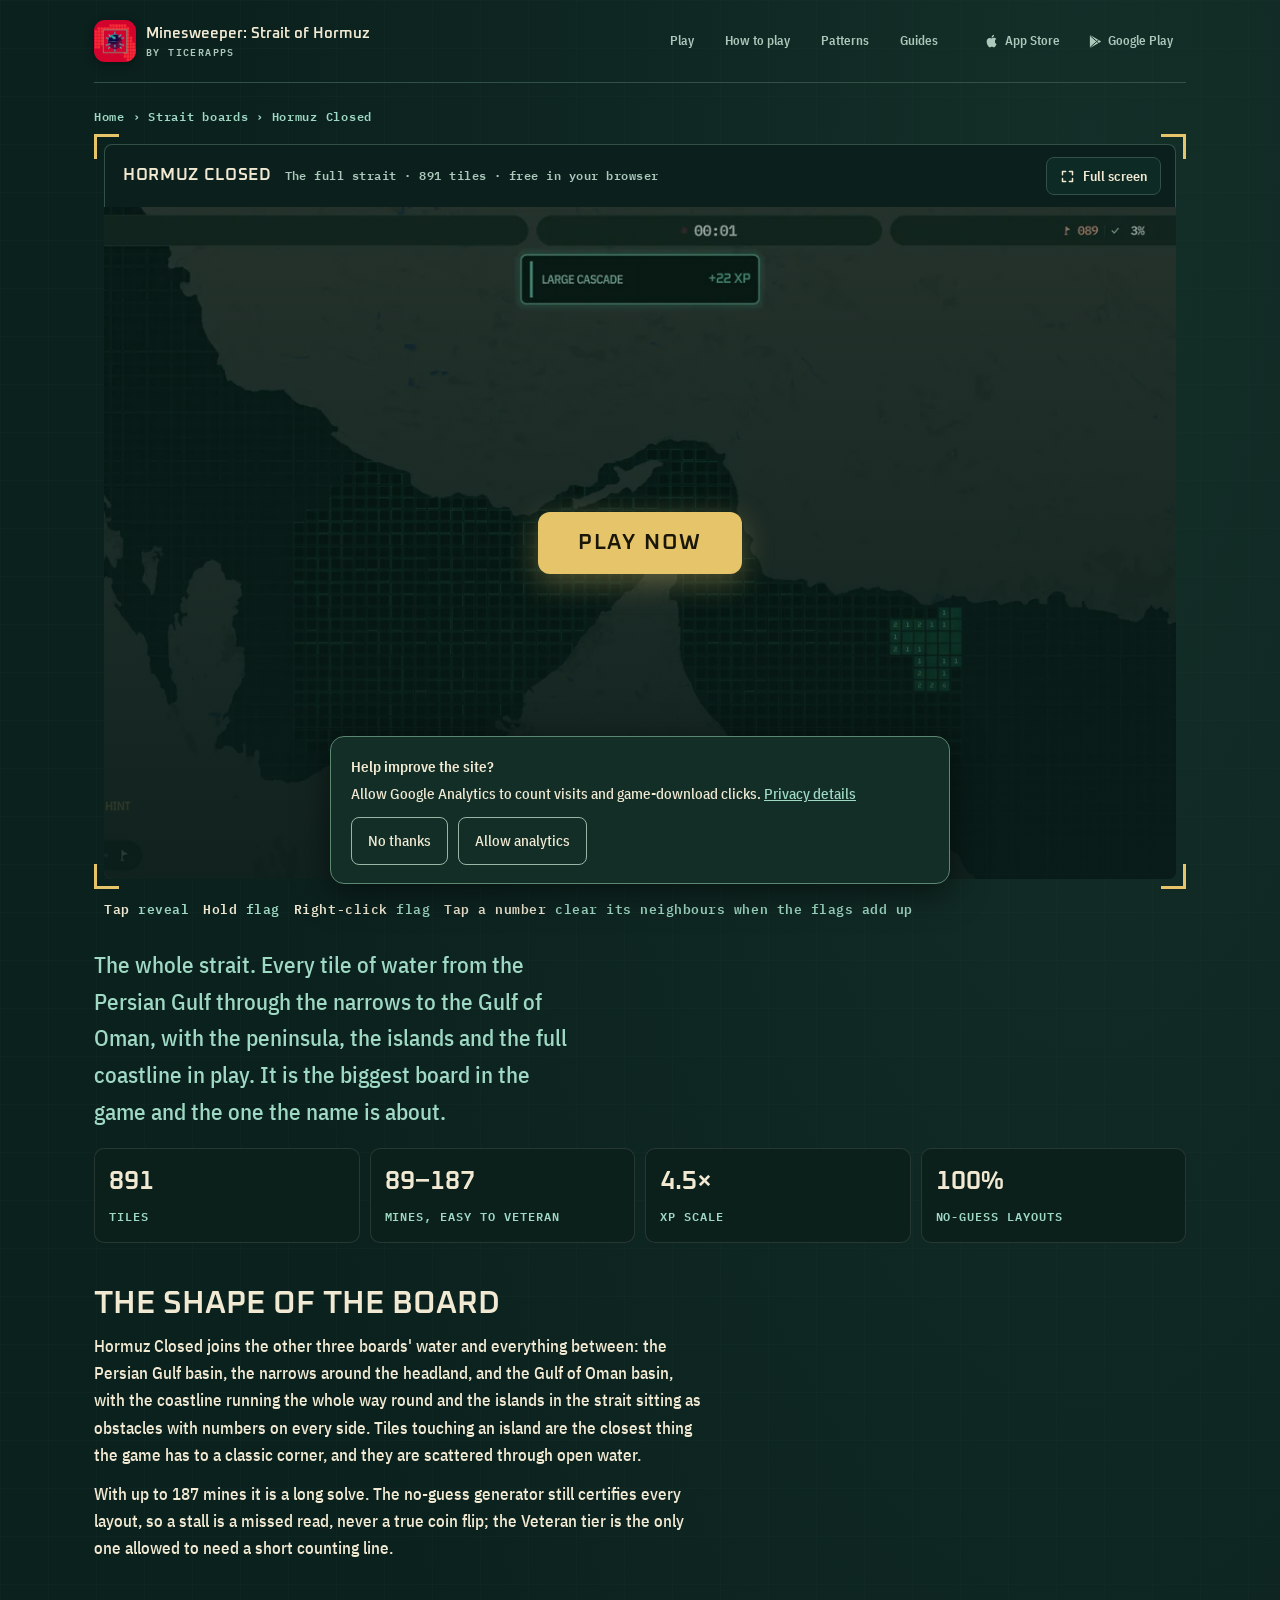
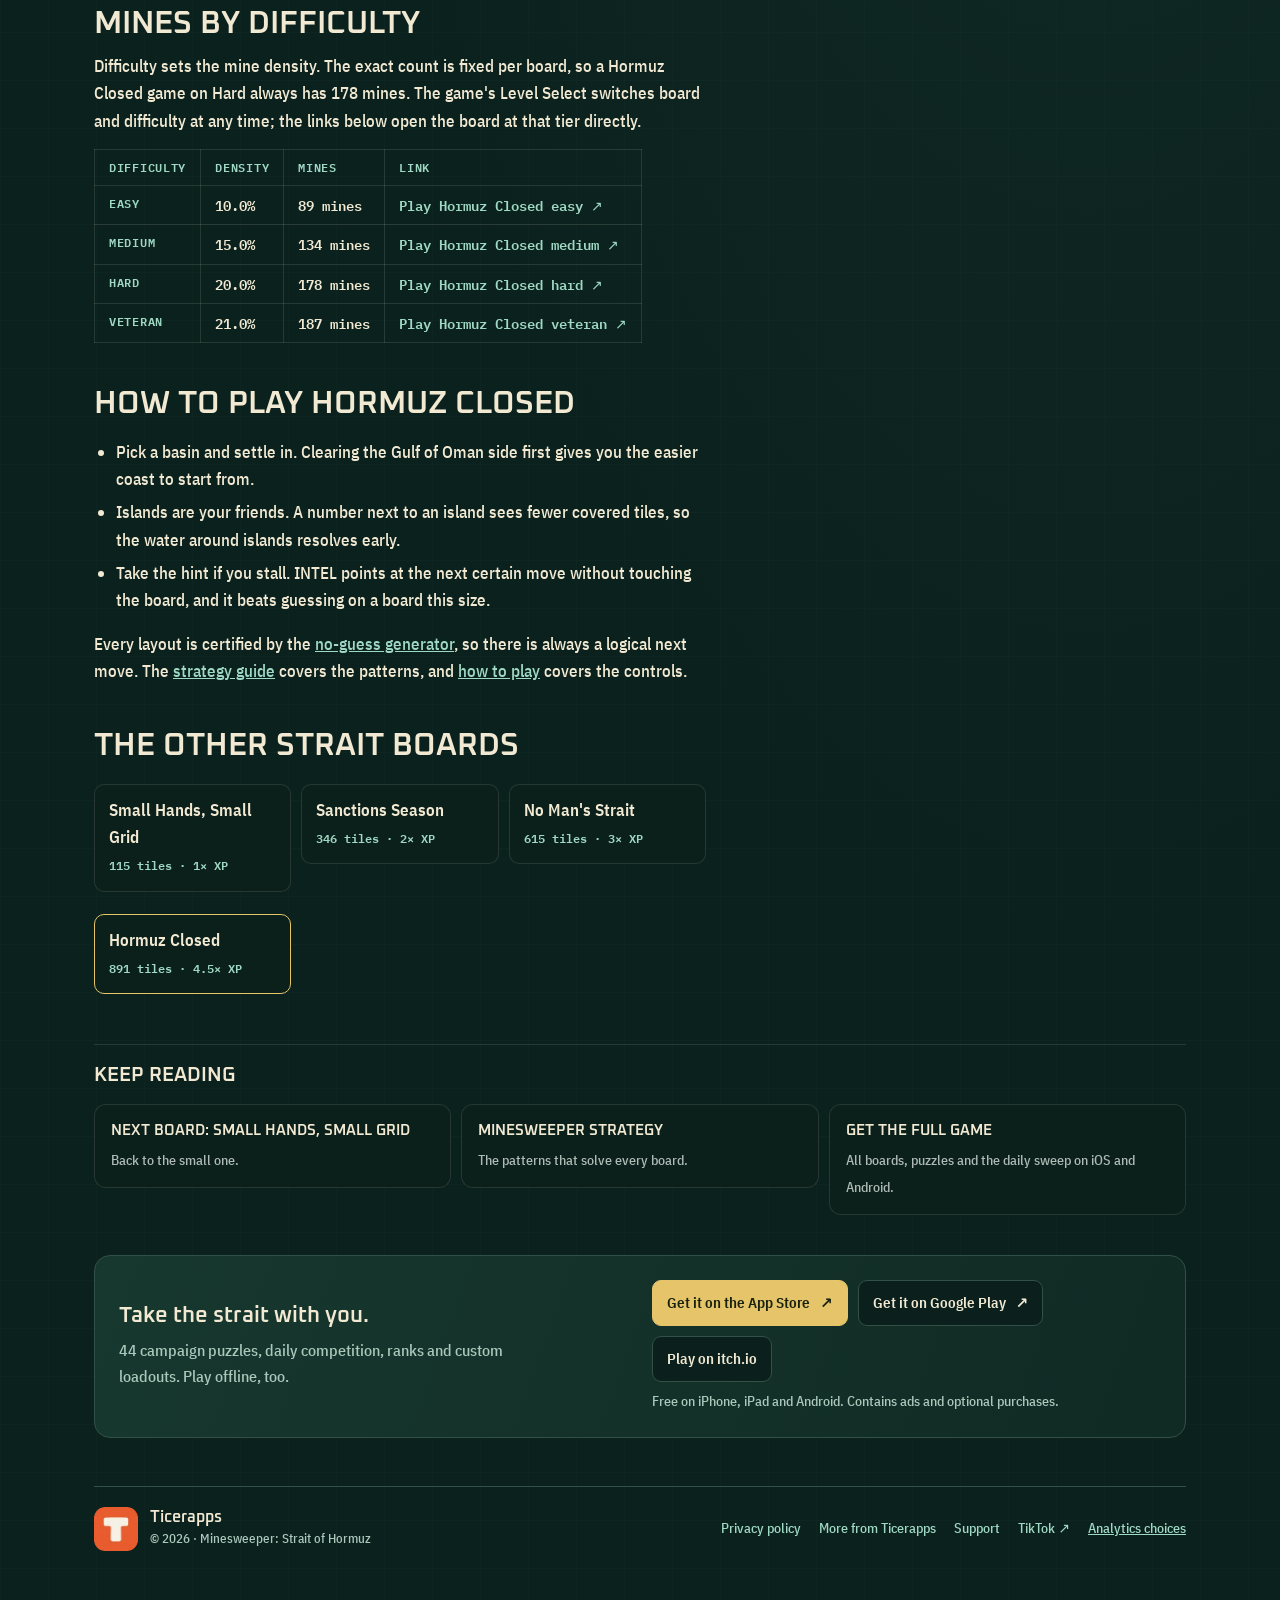
<file: boards/hormuz-closed/index.html>
<!doctype html>
<html lang="en">
<head>
<meta charset="utf-8">
<meta name="viewport" content="width=device-width, initial-scale=1">
<title>Hormuz Closed – The Full Strait of Hormuz Minesweeper Board</title>
<meta name="description" content="Play Hormuz Closed free in your browser: the full 891-tile Strait of Hormuz minesweeper board, 89 to 187 mines, no-guess layouts, first tap always safe.">
<link rel="canonical" href="https://minesweeperstraitofhormuz.com/boards/hormuz-closed/">
<meta name="robots" content="index, follow, max-image-preview:large">
<meta property="og:type" content="website"><meta property="og:site_name" content="Minesweeper: Strait of Hormuz"><meta property="og:title" content="Hormuz Closed – The Full Strait of Hormuz Minesweeper Board"><meta property="og:description" content="Play Hormuz Closed free in your browser: the full 891-tile Strait of Hormuz minesweeper board, 89 to 187 mines, no-guess layouts, first tap always safe."><meta property="og:url" content="https://minesweeperstraitofhormuz.com/boards/hormuz-closed/"><meta property="og:image" content="https://minesweeperstraitofhormuz.com/assets/board-hormuz-closed.webp">
<meta name="twitter:card" content="summary_large_image">
<link rel="icon" href="../../assets/icon-192.png" type="image/png">
<link rel="preload" as="image" href="../../assets/board-hormuz-closed.webp" fetchpriority="high">

<style>:root{--bg:#0d2623;--bg-deep:#091c19;--panel:#0b1f1b;--line:rgba(236,228,205,.12);--cream:#f1e9d2;--mint:#9fd9c3;--gold:#e5c46a;--flag:#ff6a3d;--alert:#c84b3a;--tile:#0a1e1a;--tile-edge:#1d4a3f;--open:#1f6b45;
  --display:"Oxanium",system-ui,sans-serif;--body:"IBM Plex Sans Condensed","Arial Narrow",system-ui,sans-serif;--mono:"IBM Plex Mono",ui-monospace,Menlo,monospace;color-scheme:dark}
*{box-sizing:border-box}
body{margin:0;background:var(--bg);color:var(--cream);font:17px/1.6 var(--body);background-image:linear-gradient(rgba(159,217,195,.045) 1px,transparent 1px),linear-gradient(90deg,rgba(159,217,195,.045) 1px,transparent 1px);background-size:36px 36px}
a{color:var(--mint)}
img{max-width:100%;height:auto}
.wrap{max-width:1040px;margin:0 auto;padding:0 16px 60px}
.top{display:flex;align-items:center;justify-content:space-between;gap:16px;padding:14px 0;border-bottom:1px solid var(--line);flex-wrap:wrap}
@media (max-width:600px){.nav{display:none}}
.brand{display:flex;align-items:center;gap:12px;text-decoration:none;color:var(--cream)}
.brand img{width:40px;height:40px;border-radius:9px;box-shadow:0 2px 10px rgba(0,0,0,.4)}
.brand b{font-family:var(--display);font-size:17px;line-height:1.1;display:block}
.brand small{font-family:var(--mono);font-size:11px;letter-spacing:.12em;color:var(--mint);text-transform:uppercase}
.nav{display:flex;gap:18px;font-family:var(--mono);font-size:12px;letter-spacing:.1em;text-transform:uppercase;flex-wrap:wrap}
.nav a{color:var(--cream);text-decoration:none;opacity:.8}.nav a:hover{opacity:1;color:var(--gold)}
.crumbs{font-family:var(--mono);font-size:12px;letter-spacing:.06em;color:var(--mint);margin:22px 0 6px}
.crumbs a{text-decoration:none}
h1,h2,h3{font-family:var(--display);text-wrap:balance;line-height:1.08;margin:0}
h1{font-size:clamp(34px,6vw,54px);text-transform:uppercase}
h2{font-size:clamp(24px,3.6vw,32px);text-transform:uppercase;margin-top:44px;color:var(--cream)}
h3{font-size:20px;margin-top:26px;color:var(--mint)}
.lead{font-size:clamp(18px,2.3vw,21px);color:var(--mint);max-width:60ch;margin:12px 0 0}
article p{max-width:68ch;margin:12px 0}
article ul,article ol{max-width:68ch;padding-left:22px}
article li{margin:6px 0}
.rule{height:2px;background:var(--line);position:relative;margin:28px 0}
.rule::before{content:"";position:absolute;left:0;top:0;width:120px;height:2px;background:var(--gold)}
.callout{border:1px solid var(--line);background:var(--panel);border-radius:14px;padding:18px 22px;margin:22px 0;max-width:68ch}
.callout b{font-family:var(--display);color:var(--gold);text-transform:uppercase;font-size:15px;letter-spacing:.06em;display:block;margin-bottom:4px}
.cta{display:inline-block;background:var(--gold);color:#1b1708;font:700 16px/1 var(--display);letter-spacing:.08em;text-transform:uppercase;text-decoration:none;padding:14px 22px;border-radius:12px;margin-top:8px}
.cta:hover{background:#f0d57f}
figure{margin:24px 0;max-width:420px}
figure img{border-radius:12px;border:1px solid var(--line)}
figcaption{font-size:14px;color:#aebbb4;margin-top:8px}
table{border-collapse:collapse;margin:14px 0;font-variant-numeric:tabular-nums;max-width:100%}
th,td{border-bottom:1px solid var(--line);padding:8px 14px 8px 0;text-align:left;vertical-align:top}
th{font-family:var(--mono);font-size:12px;letter-spacing:.08em;text-transform:uppercase;color:var(--mint)}
.wide{overflow-x:auto}
/* mini board illustrations */
.mini{display:inline-grid;gap:3px;margin:0;vertical-align:top}
.mini span{width:34px;height:34px;display:grid;place-items:center;font:600 15px var(--mono);border-radius:3px;background:#102b26;box-shadow:inset 0 0 0 2px #2b6a59,inset 3px 3px 4px rgba(159,217,195,.14),inset -3px -3px 4px rgba(0,0,0,.55)}
.mini .o{background:var(--open);color:#eef7f0}
.mini .o.n2{color:#bfe8c9}.mini .o.n3{color:#e9c35a}
.mini .f{box-shadow:inset 0 0 0 2px var(--flag);color:var(--flag)}
.mini .s{box-shadow:inset 0 0 0 2px var(--mint);color:var(--mint)}
.mini .x{background:transparent;box-shadow:none}
.row{display:grid;grid-template-columns:216px minmax(0,1fr);gap:8px 24px;align-items:start;margin-top:16px}
.row>p{margin:0;max-width:60ch}
.row>figure,.row>.mini,.row>div{margin:0;justify-self:start}
@media (max-width:620px){.row{grid-template-columns:1fr}}
.related{border-top:1px solid var(--line);margin-top:44px;padding-top:20px}
.related h2{margin-top:0;font-size:20px}
.related ul{list-style:none;padding:0;display:grid;gap:10px;grid-template-columns:repeat(auto-fit,minmax(220px,1fr))}
.related a{display:block;border:1px solid var(--line);border-radius:12px;padding:14px 16px;text-decoration:none;color:var(--cream);background:var(--panel)}
.related a b{display:block;font-family:var(--display);text-transform:uppercase;font-size:15px;margin-bottom:3px}
.related a span{color:#aebbb4;font-size:14px}
footer{border-top:1px solid var(--line);margin-top:40px;padding-top:20px;font-size:14px;color:#aebbb4;display:flex;justify-content:space-between;gap:16px;flex-wrap:wrap}
footer nav{display:flex;gap:16px;flex-wrap:wrap}footer a{text-decoration:none}

/* section 7: chord animation. The 3 is satisfied by three flags; tapping it opens the rest. */
.chord{display:inline-grid;grid-template-columns:repeat(3,34px);gap:3px;margin:0;position:relative}
.chord span{width:34px;height:34px;display:grid;place-items:center;font:600 15px var(--mono);border-radius:3px;background:#102b26;box-shadow:inset 0 0 0 2px #2b6a59,inset 3px 3px 4px rgba(159,217,195,.14),inset -3px -3px 4px rgba(0,0,0,.55);color:transparent}
.chord .f{box-shadow:inset 0 0 0 2px var(--flag);color:var(--flag)}
.chord .c{background:var(--open);color:#e9c35a;position:relative}
.chord .c::after{content:"";position:absolute;inset:-4px;border:2px solid var(--mint);border-radius:6px;opacity:0;animation:chord-tap 4s infinite}
.chord .h{position:relative;overflow:hidden}
.chord .h::before{content:attr(data-n);position:absolute;inset:0;display:grid;place-items:center;background:var(--open);color:#eef7f0;border-radius:3px;opacity:0;animation:chord-open 4s infinite}
.chord .h.d1::before{animation-delay:.08s}.chord .h.d2::before{animation-delay:.16s}.chord .h.d3::before{animation-delay:.24s}.chord .h.d4::before{animation-delay:.32s}
@keyframes chord-tap{0%,38%{opacity:0;transform:scale(.8)}42%{opacity:1;transform:scale(1)}55%{opacity:0;transform:scale(1.25)}100%{opacity:0}}
@keyframes chord-open{0%,44%{opacity:0}52%,88%{opacity:1}100%{opacity:0}}
.chord-cap{font-family:var(--mono);font-size:12px;letter-spacing:.06em;color:var(--mint);margin:0 0 4px}
@media (prefers-reduced-motion:reduce){.chord .h::before{animation:none;opacity:1}.chord .c::after{animation:none}}
.hud-fig{margin:0;max-width:216px}
.hud-fig img{border-radius:999px;border:1px solid var(--line);display:block}
.hud-fig figcaption{font-size:13px}

.game{margin-top:26px}
.bracket{position:relative;padding:10px}
.bracket::before,.bracket::after,.bracket i::before,.bracket i::after{content:"";position:absolute;width:22px;height:22px;border:3px solid var(--gold);pointer-events:none}
.bracket::before{left:0;top:0;border-right:0;border-bottom:0}
.bracket::after{right:0;top:0;border-left:0;border-bottom:0}
.bracket i::before{left:0;bottom:0;border-right:0;border-top:0}
.bracket i::after{content:"";position:absolute;width:22px;height:22px;border:3px solid var(--gold);pointer-events:none}
.frame{position:relative;background:var(--bg-deep);border-radius:6px;overflow:hidden;aspect-ratio:16/10;max-width:100%}
@media (max-width:700px){.frame{aspect-ratio:auto;height:min(78vh,620px)}}
.frame iframe{position:absolute;inset:0;width:100%;height:100%;border:0;display:block;background:var(--bg-deep)}
.poster{position:absolute;inset:0;display:flex;flex-direction:column;align-items:center;justify-content:center;gap:18px;background:center/cover no-repeat url("../../assets/board-hormuz-closed.webp");text-align:center;padding:24px}
.poster::before{content:"";position:absolute;inset:0;background:linear-gradient(180deg,rgba(9,28,25,.35),rgba(9,28,25,.85))}
.poster>*{position:relative}
.poster h2{font-size:clamp(22px,4vw,34px);text-transform:uppercase}
.poster p{margin:0;color:var(--mint);max-width:44ch}
.play{font:700 18px/1 var(--display);letter-spacing:.08em;text-transform:uppercase;background:var(--gold);color:#1b1708;border:0;border-radius:12px;padding:16px 28px;cursor:pointer;box-shadow:0 8px 30px rgba(229,196,106,.35)}
.play:hover,.play:focus-visible{background:#f0d57f;outline:none}
.play:focus-visible{background:#f0d57f;outline:none}
.poster small{font-family:var(--mono);font-size:12px;letter-spacing:.06em;color:var(--mint);opacity:.85}
.under{display:flex;justify-content:space-between;align-items:center;gap:12px;flex-wrap:wrap;margin-top:12px;font-family:var(--mono);font-size:13px;letter-spacing:.04em;color:var(--mint)}
.under a{color:var(--cream)}
.under .legend{display:flex;gap:14px;flex-wrap:wrap}
.under .legend b{color:var(--cream);font-weight:600}
.h2-inline{font-size:clamp(20px,2.6vw,26px);text-transform:uppercase;letter-spacing:.04em;color:var(--mint);margin:22px 0 4px;grid-column:1/-1}
.skip{position:absolute;left:-999px;top:0;background:var(--gold);color:#000;padding:8px 12px}
.skip:focus{left:16px;z-index:10}
.hero p.lead{font-size:clamp(18px,2.4vw,23px);color:var(--mint);margin:14px 0 0;max-width:40ch}

.board-head{display:grid;gap:18px;grid-template-columns:minmax(0,1fr) auto;align-items:end}
.board-head h1{margin:6px 0 0}
article p.lead{font-size:clamp(18px,2.4vw,23px);color:var(--mint);margin:14px 0 0;max-width:40ch}
.stats{display:grid;grid-template-columns:repeat(auto-fit,minmax(150px,1fr));gap:10px;margin:18px 0 0}
.stats div{background:var(--panel);border:1px solid var(--line);border-radius:10px;padding:12px 14px}
.stats b{display:block;font-family:var(--display);font-size:26px;color:var(--cream)}
.stats span{font-family:var(--mono);font-size:12px;letter-spacing:.08em;text-transform:uppercase;color:var(--mint)}
table.mines{border-collapse:collapse;margin:14px 0 0;font-family:var(--mono);font-size:14px}
table.mines th,table.mines td{border:1px solid var(--line);padding:8px 14px;text-align:left}
table.mines th{color:var(--mint);font-weight:600;letter-spacing:.06em;text-transform:uppercase;font-size:12px}
table.mines td a{text-decoration:none}
.boards-nav{display:grid;grid-template-columns:repeat(auto-fit,minmax(170px,1fr));gap:10px;list-style:none;padding:0;margin:14px 0 0}
.boards-nav a{display:block;background:var(--panel);border:1px solid var(--line);border-radius:10px;padding:12px 14px;text-decoration:none}
.boards-nav a[aria-current]{border-color:var(--gold)}
.boards-nav b{display:block;color:var(--cream)}
.boards-nav span{font-family:var(--mono);font-size:12px;color:var(--mint)}
</style>
<meta name="google-adsense-account" content="ca-pub-9806107692884322">
<script defer src="/assets/ads.js"></script>
<script type="application/ld+json">{"@context": "https://schema.org", "@graph": [{"@type": "BreadcrumbList", "itemListElement": [{"@type": "ListItem", "position": 1, "name": "Home", "item": "https://minesweeperstraitofhormuz.com/"}, {"@type": "ListItem", "position": 2, "name": "Strait boards", "item": "https://minesweeperstraitofhormuz.com/#boards"}, {"@type": "ListItem", "position": 3, "name": "Hormuz Closed", "item": "https://minesweeperstraitofhormuz.com/boards/hormuz-closed/"}]}, {"@type": "VideoGame", "name": "Minesweeper: Strait of Hormuz \u2013 Hormuz Closed", "url": "https://minesweeperstraitofhormuz.com/boards/hormuz-closed/", "image": "https://minesweeperstraitofhormuz.com/assets/board-hormuz-closed.webp", "description": "Play Hormuz Closed free in your browser: the full 891-tile Strait of Hormuz minesweeper board, 89 to 187 mines, no-guess layouts, first tap always safe.", "genre": ["Puzzle", "Minesweeper"], "playMode": "SinglePlayer", "applicationCategory": "Game", "gamePlatform": ["Web browser", "iOS", "Android"], "author": {"@type": "Organization", "name": "Ticerapps"}, "offers": {"@type": "Offer", "price": "0", "priceCurrency": "USD"}}, {"@type": "WebPage", "name": "Hormuz Closed \u2013 The Full Strait of Hormuz Minesweeper Board", "url": "https://minesweeperstraitofhormuz.com/boards/hormuz-closed/", "description": "Play Hormuz Closed free in your browser: the full 891-tile Strait of Hormuz minesweeper board, 89 to 187 mines, no-guess layouts, first tap always safe.", "datePublished": "2026-10-13", "dateModified": "2026-10-14", "isPartOf": {"@type": "WebSite", "name": "Minesweeper: Strait of Hormuz", "url": "https://minesweeperstraitofhormuz.com/"}}]}</script>

<style id="window-styles">
/* Board pages share the homepage's game window (2026-11-10). */
.window-bar{display:flex;align-items:center;justify-content:space-between;gap:12px 20px;padding:12px 14px 12px 18px;background:var(--surface);border:1px solid var(--edge);border-bottom:0;border-radius:8px 8px 0 0}
.window-bar h1{font:600 17px/1.3 var(--display);text-transform:uppercase;letter-spacing:.04em;color:var(--cream);margin:0}
.window-bar h1 span{display:inline;margin-left:8px;font:500 12px/1.3 var(--mono);text-transform:none;letter-spacing:.04em;color:var(--ink-soft)}
.board-window .frame{border-radius:0 0 8px 8px;aspect-ratio:750/470}
.board-window .poster .play{font-size:22px;padding:20px 40px}
.frame:fullscreen{border-radius:0}
.fs-link{flex:none;display:inline-flex;align-items:center;gap:8px;min-height:38px;padding:0 13px;border:1px solid var(--edge);border-radius:8px;background:#0d2a24;color:var(--cream)!important;text-decoration:none;font:600 14px var(--body)}
.fs-link:hover{border-color:var(--mint)}
.board-window .under{margin-top:10px;padding-inline:10px}
.board-window{margin-top:8px}
.board-window .bracket i::after{right:0;bottom:0;left:auto;top:auto;border-left:0;border-top:0}
.board-about{margin-top:26px}
@media(max-width:580px){.window-bar{padding:10px 10px 10px 14px}.window-bar h1{font-size:15px}.window-bar h1 span{display:block;margin:2px 0 0}.fs-link{padding:0 10px;font-size:13px}}
</style>

<!-- shared-style:start --><script>(function(d,u){d.classList.add("js");if(/iPhone|iPad|iPod/.test(u)||(/Macintosh/.test(u)&&navigator.maxTouchPoints>1))d.classList.add("is-ios");else if(/Android/i.test(u))d.classList.add("is-android");})(document.documentElement,navigator.userAgent);</script><link rel="preload" href="/assets/fonts/hormuz-display.woff2" as="font" type="font/woff2" crossorigin><link rel="preload" href="/assets/fonts/hormuz-body-medium.woff2" as="font" type="font/woff2" crossorigin><style>/* Self-hosted OFL font subsets. Optional display prevents late font swaps. */
@font-face{font-family:"Hormuz Web Display";src:url('/assets/fonts/hormuz-display.woff2') format('woff2');font-weight:600 700;font-display:optional}
@font-face{font-family:'Hormuz Web Sans';src:url('/assets/fonts/hormuz-body-medium.woff2') format('woff2');font-weight:400 500;font-display:optional}
@font-face{font-family:'Hormuz Web Sans';src:url('/assets/fonts/hormuz-body-semibold.woff2') format('woff2');font-weight:600 700;font-display:optional}
@font-face{font-family:'Hormuz Web Mono';src:url('/assets/fonts/hormuz-mono.woff2') format('woff2');font-weight:400 700;font-display:optional}
/* Shared navigation, landing-page refinements and illustrated field guide. */
:root{--display:"Hormuz Web Display",system-ui,sans-serif;--body:"Hormuz Web Sans","Arial Narrow",system-ui,sans-serif;--mono:"Hormuz Web Mono",ui-monospace,Menlo,monospace;--ink-soft:#abc8bb;--surface:#0b201d;--edge:#315046;--radius:16px}
html{scroll-padding-top:110px}
body{font-family:var(--body);background-color:#0b211e;background-image:radial-gradient(ellipse at 85% 5%,#20423666,transparent 55%),linear-gradient(#9fd9c305 1px,transparent 1px),linear-gradient(90deg,#9fd9c305 1px,transparent 1px);background-size:auto,48px 48px,48px 48px}
.wrap{max-width:1140px;padding-inline:24px}
a,button,summary{-webkit-tap-highlight-color:transparent}
:focus-visible{outline:3px solid var(--gold);outline-offset:5px}
button{font:inherit;cursor:pointer}button:disabled{cursor:default}
[hidden]{display:none!important}
.top.site-header{position:relative;z-index:20;display:flex;flex-wrap:wrap;align-items:center;gap:20px;padding:20px 0;margin:0 0 24px;border-bottom:1px solid var(--edge)}
.site-header .brand{min-width:0;gap:10px;flex:1 1 240px}
.site-header .brand img{width:42px;height:42px;flex:none;border-radius:11px}
.site-header .brand b{font-family:var(--display);font-size:15px;line-height:1.4;letter-spacing:0;max-width:260px}
.site-header .brand small{display:block;font:500 10px/1.5 var(--mono);letter-spacing:.14em;color:var(--ink-soft)}
.site-nav{display:flex;align-items:center;gap:5px;flex-wrap:wrap}
.site-nav a{font:600 13px/1.4 var(--body);padding:10px 13px;border-radius:8px;text-decoration:none;color:var(--ink-soft);white-space:nowrap}
.site-nav a:hover,.site-nav a[aria-current="page"]{background:#9fd9c310;color:var(--cream)}
.site-nav a.nav-download{background:var(--gold);color:#1b230f;margin-left:8px}
.menu-toggle{display:none;border:1px solid var(--edge);border-radius:8px;background:var(--surface);color:var(--cream);padding:10px 14px;font:600 14px var(--body)}
.hero{padding-top:28px!important}
.hero h1{font-size:clamp(36px,6vw,68px)!important;max-width:900px;letter-spacing:-.035em}
.hero .eyebrow{font-size:11px;letter-spacing:.12em;margin-bottom:16px}
.hero p.lead{font-size:clamp(18px,2vw,22px);max-width:640px;margin-bottom:20px;line-height:1.55}
.hero-actions,.download-actions{display:flex;align-items:center;gap:10px;flex-wrap:wrap;margin:20px 0}
.action-primary,.action-secondary{display:inline-flex;align-items:center;justify-content:center;gap:10px;min-height:46px;padding:12px 19px;border-radius:9px;font:600 16px/1.3 var(--body);text-decoration:none;border:1px solid var(--edge)}
.action-primary{background:var(--gold);color:#19220f;border-color:var(--gold)}
.action-secondary{background:var(--surface);color:var(--cream)}
.action-primary:hover{background:#f3d681}.action-secondary:hover{border-color:var(--mint)}
.availability{color:var(--ink-soft);font-size:14px;margin:0!important}
.download-strip{display:flex;align-items:center;justify-content:space-between;gap:24px;background:linear-gradient(110deg,#17382f,#102a24);border:1px solid var(--edge);border-radius:var(--radius);padding:24px;margin:40px 0}
.download-strip h2{margin:0;font-size:22px;line-height:1.25;text-transform:none}
.download-strip p{font-size:16px;color:var(--ink-soft);max-width:48ch;margin:8px 0 0}
.download-strip .download-actions{margin:0;flex-shrink:0}
.download-strip>div{min-width:0;flex:1}.download-strip .download-actions a{font-size:15px;padding:11px 14px}.download-strip small{display:block;margin-top:8px;color:var(--ink-soft)}
.social-section{display:grid;grid-template-columns:.8fr 1.2fr;gap:32px;align-items:center;margin:44px 0;border:1px solid var(--edge);border-radius:var(--radius);padding:28px;background:var(--surface)}
.social-section h2{font-size:30px;margin:6px 0 14px;line-height:1.2}
.social-section p{color:var(--ink-soft);max-width:40ch}.social-preview{min-width:0;text-align:center;border:1px dashed #47675a;border-radius:12px;padding:22px}
.social-preview .embed-notice{font-size:13px;margin:12px auto;max-width:38ch}.social-preview blockquote{min-width:0!important;margin:0!important}
.social-preview iframe{max-width:100%!important}.social-preview .social-handle{display:block;margin:14px 0;text-decoration:none;font-family:var(--mono);font-size:14px}
.site-footer{align-items:flex-start;margin-top:48px;border-top:1px solid var(--edge)}
.site-footer nav{display:flex;gap:18px;flex-wrap:wrap}.site-footer p{margin:0}.text-button{border:0;background:none;color:var(--mint);text-decoration:underline;padding:0;font:inherit}
.guide-intro{display:grid;grid-template-columns:1.15fr .85fr;gap:36px;align-items:center;padding:20px 0 28px}
.guide-intro h1{font-size:clamp(34px,5vw,56px);letter-spacing:-.025em;line-height:1.08}
.guide-intro .lead{font-size:19px;max-width:45ch;line-height:1.6}
.guide-kicker{color:var(--gold);font:500 11px var(--mono);letter-spacing:.15em;text-transform:uppercase;margin-bottom:14px}
.pattern-legend{display:flex;gap:10px 18px;flex-wrap:wrap;font-size:14px;color:var(--ink-soft);margin:20px 0}
.legend-safe{color:#b3eacc}.legend-mine{color:#ffa67d}.pattern-note{font-size:15px;color:var(--ink-soft);padding:16px 20px;border-left:2px solid var(--gold);background:#e5c46a06;max-width:76ch}
.guide-jump{display:flex;flex-wrap:wrap;gap:8px;margin:24px 0 30px}.guide-jump a{border:1px solid var(--edge);border-radius:30px;padding:7px 13px;font-size:14px;text-decoration:none}
.pattern-cards{display:grid;grid-template-columns:repeat(2,minmax(0,1fr));gap:18px}
.pattern-card{background:var(--surface);border:1px solid var(--edge);border-radius:var(--radius);padding:24px;min-width:0;scroll-margin-top:22px}
.pattern-card .pattern-group{margin:0 0 8px;color:var(--gold);font:500 10px var(--mono);letter-spacing:.1em;text-transform:uppercase}
.pattern-card h2{font-size:23px;margin:0;line-height:1.25;text-transform:none;letter-spacing:0}
.pattern-card p{font-size:17px;line-height:1.5;color:var(--ink-soft)}
.pattern-stage{display:flex;justify-content:center;align-items:center;min-height:202px;padding:22px 8px;margin:18px 0;background:radial-gradient(ellipse,#163e3055,transparent 70%);border-block:1px solid #9fd9c30b;overflow:hidden}
.pattern-board{display:grid;grid-template-columns:repeat(var(--cols),minmax(0,46px));gap:4px;width:max-content;max-width:100%}
.pattern-cell{width:46px;height:46px;border-radius:5px;display:grid;place-items:center;font:600 22px/1 var(--mono);box-sizing:border-box}
.pattern-cell.covered{background:linear-gradient(140deg,#235c47,#153e32);border:1px solid #538870;box-shadow:inset 2px 2px #7ab89524,inset -2px -2px #0003;color:#add1be}
.pattern-cell.clue{background:#12342a;border:1px solid #234c3e;color:#b8ddeb}
.pattern-cell.clue.n2{color:#a8d9a2}.pattern-cell.clue.n3{color:#f1d486}.pattern-cell.clue.n4{color:#ddaff7}
.pattern-cell.outside{background:repeating-linear-gradient(135deg,transparent,transparent 5px,#9fd9c308 5px,#9fd9c308 6px);border:1px dashed #9fd9c312;color:transparent}
.pattern-cell.flag,.pattern-board.show-answer .answer-mine{background:#4b3024;border:1px solid #d9865e;color:#ffb58e}
.pattern-board.show-answer .answer-safe{background:#315544;border:2px solid #b3eacc;color:#c7f3d9}
.pattern-board .answer-symbol{display:none}.pattern-board.show-answer .answer-symbol{display:inline}.pattern-board.show-answer .answer-marked .hidden-symbol{display:none}
.pattern-card details{border-top:1px solid var(--edge);padding-top:14px}.pattern-card summary{cursor:pointer;color:var(--mint);font-size:16px}.pattern-card details p{font-size:16px}
.pattern-card details[open] summary{margin-bottom:8px}
.pattern-answer{display:flex;align-items:center;justify-content:space-between;gap:12px}
.pattern-answer button{padding:8px 12px;border:1px solid #52745e;border-radius:7px;background:#153c30;color:var(--cream);font-size:14px}.pattern-answer small{color:var(--ink-soft);font-size:12px}
.quiz{border:1px solid #6f7345;border-radius:var(--radius);background:linear-gradient(140deg,#243a2a,#10251e);padding:24px;text-align:center}
.quiz h2{font-size:21px;margin:0 0 18px;text-transform:none}.quiz .pattern-board{margin:auto}.quiz .pattern-cell.covered:hover{border-color:var(--gold);transform:translateY(-2px)}
.quiz-feedback{font-size:16px;min-height:48px;margin:18px 0 0!important;color:var(--ink-soft)}
.guide-end{display:grid;grid-template-columns:1fr 1fr;gap:24px;margin:34px 0}.guide-end h2{font-size:22px;text-transform:none;margin:0 0 10px}.guide-end p{font-size:17px;color:var(--ink-soft)}
.policy-head{max-width:760px}.privacy-short{background:var(--surface);border:1px solid var(--edge);border-radius:12px;padding:20px;margin:24px 0}.privacy-short p{margin:0}.policy-links{display:flex;gap:16px;flex-wrap:wrap}
@media(min-width:900px){.hero .game{margin-top:34px}.hero>.cta{padding:28px}}
@media(max-width:800px){.site-header .brand{flex:1}.site-header .brand b{max-width:235px}.js .menu-toggle{display:block}.site-nav{width:100%;padding-top:10px;border-top:1px solid var(--edge);gap:6px}.js .site-nav:not(.is-open){display:none}.site-nav a{padding:12px 14px;flex:1 0 auto;text-align:center}.site-nav a.nav-download{margin-left:0}.top.site-header{gap:12px;margin-bottom:18px;padding:16px 0}.guide-intro{grid-template-columns:1fr;gap:22px}.quiz{max-width:480px;width:100%;justify-self:center}.social-section{grid-template-columns:1fr}.download-strip{align-items:flex-start;flex-direction:column}.pattern-card{padding:20px}}
@media(max-width:580px){.wrap{padding-inline:18px}.site-header .brand b{max-width:190px;font-size:13px}.site-header .brand img{width:36px;height:36px}.site-header .brand small{font-size:9px}.menu-toggle{padding:9px 11px}.hero{padding-top:14px!important}.hero h1{font-size:36px!important}.hero .eyebrow{font-size:10px;line-height:1.8}.hero-actions a{flex:1 1 auto}.pattern-cards{grid-template-columns:1fr}.guide-end{grid-template-columns:1fr}.social-section{padding:20px}.social-preview{padding:16px 10px}.download-strip{padding:22px}.guide-intro{padding-top:12px}.guide-jump{gap:7px}.guide-jump a{font-size:13px}.site-footer{display:block}.site-footer nav{margin-top:18px}}
@media(prefers-reduced-motion:reduce){*,*::before,*::after{scroll-behavior:auto!important;animation:none!important;transition:none!important}}
.analytics-choice{position:fixed;z-index:1000;bottom:16px;left:16px;right:16px;margin:auto;max-width:620px;padding:18px 20px;background:#122e27;border:1px solid #5c8771;border-radius:14px;box-shadow:0 8px 35px #0008;font-size:15px}.analytics-choice[hidden]{display:none}.analytics-choice p{margin:4px 0 12px;line-height:1.45}.analytics-actions{display:flex;gap:10px;flex-wrap:wrap}.analytics-actions button{padding:11px 16px;background:transparent;border:1px solid #98b6a6;border-radius:8px;color:var(--cream);font:inherit;cursor:pointer}.analytics-actions button:hover{background:#28483a}.analytics-actions button[hidden]{display:none}html:not(.js) [data-answer]{display:none}html:not(.js) .pattern-board .answer-marked .answer-symbol{display:inline}html:not(.js) .pattern-board .answer-marked .hidden-symbol{display:none}

.social-media{min-width:0}.youtube-preview{position:relative;aspect-ratio:16/9;border:1px solid var(--line);border-radius:16px;overflow:hidden;background:linear-gradient(120deg,#092b1ddd,#071b12aa),url('/assets/og-image.jpg') center/cover}.youtube-preview button{width:100%;height:100%;display:flex;flex-direction:column;gap:12px;align-items:center;justify-content:center;padding:20px;background:transparent;border:0;color:var(--cream);cursor:pointer;font:inherit}.youtube-preview button:hover{background:#50775633}.youtube-preview strong{font-family:var(--display);font-size:clamp(17px,2vw,23px)}.video-play{display:grid;place-items:center;width:64px;height:64px;background:var(--gold);border-radius:50%;color:#10221a;font-size:38px;line-height:1}.youtube-preview iframe{position:absolute;inset:0;border:0;width:100%;height:100%}.social-media .social-preview{margin-top:24px}

/* App store buttons in the shared header. Computers see both stores; an iPhone/iPad or an
   Android device sees only its own store, as one "Get the app" button next to the menu. */
.site-header .brand{order:0}.site-nav{order:1}.header-apps{order:2}.menu-toggle{order:3}
.header-apps{display:flex;gap:2px}
.header-app{--btn-bg:var(--bg);display:inline-flex;align-items:center;gap:5px;padding:10px 13px;border-radius:8px;color:var(--ink-soft);text-decoration:none;font:600 13px/1.4 var(--body);white-space:nowrap}
.header-app:hover{background:#9fd9c310;color:var(--cream)}.header-app svg{flex:none}
.header-app .lbl-app{display:none}
.is-ios .header-app[data-store="android"],.is-android .header-app[data-store="ios"]{display:none}
.is-ios .header-app,.is-android .header-app{--btn-bg:var(--gold);background:var(--gold);color:#1b230f;min-height:40px;padding:0 13px}
.is-ios .header-app .lbl-store,.is-android .header-app .lbl-store{display:none}
.is-ios .header-app .lbl-app,.is-android .header-app .lbl-app{display:inline}
@media(max-width:800px){.header-apps{order:1}.menu-toggle{order:2}.site-nav{order:3}}
@media(max-width:580px){html:not(.is-ios):not(.is-android) .header-app span{display:none}html:not(.is-ios):not(.is-android) .header-app{padding:10px}}
/* Ticerapps logo in the shared footer. */
.footer-brand{display:inline-flex;align-items:center;gap:12px;text-decoration:none!important;color:var(--cream)}
.footer-brand img{width:44px;height:44px;border-radius:11px;flex:none}
.footer-brand b{display:block;font:600 16px/1.2 var(--display);color:var(--cream)}
.footer-brand small{display:block;font-size:13px;color:var(--ink-soft);margin-top:2px}
.footer-brand:hover b{color:var(--gold)}
.site-footer{align-items:center}
@media(max-width:580px){.menu-toggle{font-size:0;padding:8px 12px}.menu-toggle span{font-size:18px}.site-header .brand b{max-width:none}}
</style><!-- shared-style:end -->
<script defer src="/assets/site.js"></script>
<script defer src="/assets/analytics.js"></script>
</head>
<body>
<a class="skip" href="#play">Skip to the game</a>
<div class="wrap">
<!-- shared-header:start --><header class="top site-header"><a class="brand" href="/" aria-label="Minesweeper: Strait of Hormuz by Ticerapps, home"><img src="/assets/icon-192.png" width="42" height="42" alt=""><span><b>Minesweeper: Strait of Hormuz</b><small>by Ticerapps</small></span></a><button type="button" class="menu-toggle" aria-expanded="false" aria-controls="site-nav">Menu <span aria-hidden="true">☰</span></button><div class="header-apps"><a data-destination="app_store" class="header-app" data-store="ios" href="https://apps.apple.com/app/id6795665498"><svg width="16" height="16" viewBox="0 0 24 24" fill="currentColor" aria-hidden="true"><path d="M16.4 12.6c0-2.3 1.9-3.4 2-3.5-1.1-1.6-2.8-1.8-3.4-1.8-1.4-.1-2.8.9-3.5.9-.7 0-1.8-.8-3-.8-1.5 0-3 .9-3.8 2.3-1.6 2.8-.4 7 1.2 9.3.8 1.1 1.7 2.4 2.9 2.3 1.2 0 1.6-.7 3-.7s1.8.7 3 .7c1.3 0 2.1-1.1 2.8-2.3.9-1.3 1.3-2.6 1.3-2.6s-2.5-1-2.5-3.8zM14.1 5.8c.6-.8 1.1-1.9 1-3-.9 0-2.1.6-2.7 1.4-.6.7-1.1 1.8-1 2.9 1 .1 2.1-.5 2.7-1.3z"/></svg><span class="lbl-store">App Store</span><span class="lbl-app">Get the app</span></a><a data-destination="google_play" class="header-app" data-store="android" href="https://play.google.com/store/apps/details?id=com.ticer.minesweeperstraitofhormuz"><svg width="15" height="15" viewBox="0 0 24 24" aria-hidden="true"><path fill="currentColor" d="M4.6 2.3 20 11.1a1 1 0 0 1 0 1.8L4.6 21.7A1 1 0 0 1 3 20.8V3.2a1 1 0 0 1 1.6-.9z"/><path fill="none" stroke="var(--btn-bg)" stroke-width="1.4" d="M3.6 2.8 14 12 3.6 21.2M14 12l3.3-3.1M14 12l3.3 3.1"/></svg><span class="lbl-store">Google Play</span><span class="lbl-app">Get the app</span></a></div><nav class="site-nav" id="site-nav" aria-label="Main navigation"><a href="/#play">Play</a><a href="/how-to-play/">How to play</a><a href="https://ticerapps.com/minesweeper/strategy/">Patterns</a><a href="https://ticerapps.com/minesweeper/">Guides</a></nav></header><!-- shared-header:end -->
<main>
<nav class="crumbs" aria-label="Breadcrumb"><a href="../../">Home</a> › <a href="../../#boards">Strait boards</a> › Hormuz Closed</nav>
<article>

<div class="game board-window" id="play">
  <div class="bracket"><i></i>
    <div class="window-bar">
      <h1>Hormuz Closed <span>The full strait · 891 tiles · free in your browser</span></h1>
      <a class="fs-link" id="gameFullscreen" href="../../play/?board=hormuz-closed"><svg width="15" height="15" viewBox="0 0 24 24" fill="none" stroke="currentColor" stroke-width="2.4" stroke-linecap="round" stroke-linejoin="round" aria-hidden="true"><path d="M4 9V4h5M20 9V4h-5M4 15v5h5M20 15v5h-5"/></svg>Full screen</a>
    </div>
    <div class="frame" id="frame">
      <div class="poster" id="poster">
        <button class="play" id="playBtn" type="button">Play now</button>
        <noscript><p>The game needs JavaScript. <a href="../../play/?board=hormuz-closed">Open the game page</a>.</p></noscript>
      </div>
    </div>
  </div>
  <div class="under">
    <div class="legend"><span><b>Tap</b> reveal</span><span><b>Hold</b> flag</span><span><b>Right-click</b> flag</span><span><b>Tap a number</b> clear its neighbours when the flags add up</span></div>
  </div>
</div>
<div class="board-about">
<p class="lead">The whole strait. Every tile of water from the Persian Gulf through the narrows to the Gulf of Oman, with the peninsula, the islands and the full coastline in play. It is the biggest board in the game and the one the name is about.</p>
<div class="stats">
  <div><b>891</b><span>tiles</span></div>
  <div><b>89–187</b><span>mines, Easy to Veteran</span></div>
  <div><b>4.5×</b><span>XP scale</span></div>
  <div><b>100%</b><span>no-guess layouts</span></div>
</div>
</div>

<h2>The shape of the board</h2>
<p>Hormuz Closed joins the other three boards&#x27; water and everything between: the Persian Gulf basin, the narrows around the headland, and the Gulf of Oman basin, with the coastline running the whole way round and the islands in the strait sitting as obstacles with numbers on every side. Tiles touching an island are the closest thing the game has to a classic corner, and they are scattered through open water.</p><p>With up to 187 mines it is a long solve. The no-guess generator still certifies every layout, so a stall is a missed read, never a true coin flip; the Veteran tier is the only one allowed to need a short counting line.</p>

<h2>Mines by difficulty</h2>
<p>Difficulty sets the mine density. The exact count is fixed per board, so a Hormuz Closed game on Hard always has 178 mines. The game's Level Select switches board and difficulty at any time; the links below open the board at that tier directly.</p>
<table class="mines"><thead><tr><th scope="col">Difficulty</th><th scope="col">Density</th><th scope="col">Mines</th><th scope="col">Link</th></tr></thead><tbody><tr><th scope="row">Easy</th><td>10.0%</td><td>89 mines</td><td><a href="../../play/?board=hormuz-closed&amp;difficulty=easy">Play Hormuz Closed easy ↗</a></td></tr><tr><th scope="row">Medium</th><td>15.0%</td><td>134 mines</td><td><a href="../../play/?board=hormuz-closed&amp;difficulty=medium">Play Hormuz Closed medium ↗</a></td></tr><tr><th scope="row">Hard</th><td>20.0%</td><td>178 mines</td><td><a href="../../play/?board=hormuz-closed&amp;difficulty=hard">Play Hormuz Closed hard ↗</a></td></tr><tr><th scope="row">Veteran</th><td>21.0%</td><td>187 mines</td><td><a href="../../play/?board=hormuz-closed&amp;difficulty=veteran">Play Hormuz Closed veteran ↗</a></td></tr></tbody></table>

<h2>How to play Hormuz Closed</h2>
<ul><li>Pick a basin and settle in. Clearing the Gulf of Oman side first gives you the easier coast to start from.</li><li>Islands are your friends. A number next to an island sees fewer covered tiles, so the water around islands resolves early.</li><li>Take the hint if you stall. INTEL points at the next certain move without touching the board, and it beats guessing on a board this size.</li></ul>
<p>Every layout is certified by the <a href="https://ticerapps.com/minesweeper/no-guess/">no-guess generator</a>, so there is always a logical next move. The <a href="https://ticerapps.com/minesweeper/strategy/">strategy guide</a> covers the patterns, and <a href="../../how-to-play/">how to play</a> covers the controls.</p>

<h2>The other strait boards</h2>
<ul class="boards-nav"><li><a href="../small-hands/"><b>Small Hands, Small Grid</b><span>115 tiles · 1× XP</span></a></li><li><a href="../sanctions-season/"><b>Sanctions Season</b><span>346 tiles · 2× XP</span></a></li><li><a href="../no-mans-strait/"><b>No Man's Strait</b><span>615 tiles · 3× XP</span></a></li><li><a href="../hormuz-closed/" aria-current="page"><b>Hormuz Closed</b><span>891 tiles · 4.5× XP</span></a></li></ul>
</article>
<section class="related"><h2>Keep reading</h2><ul><li><a href="../small-hands/"><b>Next board: Small Hands, Small Grid</b><span>Back to the small one.</span></a></li><li><a href="https://ticerapps.com/minesweeper/strategy/"><b>Minesweeper strategy</b><span>The patterns that solve every board.</span></a></li><li><a href="../../#get"><b>Get the full game</b><span>All boards, puzzles and the daily sweep on iOS and Android.</span></a></li></ul></section>


<!-- shared-downloads:start --><section class="download-strip" aria-label="Get the full game"><div><h2>Take the strait with you.</h2><p>44 campaign puzzles, daily competition, ranks and custom loadouts. Play offline, too.</p></div><div><div class="download-actions"><a class="action-primary" data-destination="app_store" href="https://apps.apple.com/app/id6795665498">Get it on the App Store <span aria-hidden="true">↗</span></a><a class="action-secondary" data-destination="google_play" href="https://play.google.com/store/apps/details?id=com.ticer.minesweeperstraitofhormuz">Get it on Google Play <span aria-hidden="true">↗</span></a><a class="action-secondary" data-destination="itch" href="https://btror.itch.io/minesweeper-strait-of-hormuz">Play on itch.io</a></div><small>Free on iPhone, iPad and Android. Contains ads and optional purchases.</small></div></section><!-- shared-downloads:end -->
</main>
<!-- shared-footer:start --><footer class="site-footer"><a class="footer-brand" href="https://ticerapps.com/"><img src="/assets/ticerapps-logo.webp" width="44" height="44" alt=""><span><b>Ticerapps</b><small>© 2026 · Minesweeper: Strait of Hormuz</small></span></a><nav aria-label="Footer"><a href="/privacy/">Privacy policy</a><a href="https://ticerapps.com/">More from Ticerapps</a><a href="mailto:ticerapps@gmail.com">Support</a><a href="https://www.tiktok.com/@ticerapps_dev" data-destination="tiktok">TikTok ↗</a><button type="button" class="text-button" data-analytics-settings hidden>Analytics choices</button><button type="button" class="text-button" data-ad-choices hidden>Ad privacy choices</button></nav></footer><!-- shared-footer:end -->
</div>
<script>
(function(){
  var btn=document.getElementById('playBtn'),frame=document.getElementById('frame'),poster=document.getElementById('poster'),fs=document.getElementById('gameFullscreen');
  var d=location.search.match(/[?&]difficulty=(easy|medium|hard|veteran)/);
  var q='?board=hormuz-closed'+(d?'&difficulty='+d[1]:'');
  fs.href='../../play/'+q;
  function start(){
    if(frame.querySelector('iframe'))return;
    var f=document.createElement('iframe');
    f.src='../../play/'+q;f.title='Minesweeper: Strait of Hormuz, Hormuz Closed';
    f.setAttribute('allow','fullscreen; autoplay; gamepad');f.setAttribute('allowfullscreen','');
    f.addEventListener('load',function(){try{f.contentWindow.focus();}catch(e){}});
    frame.appendChild(f);if(poster)poster.remove();
  }
  btn.addEventListener('click',start);
  if(location.hash==='#play-now')start();
  // Full screen enlarges the window where the browser allows it; iPhone opens the game page.
  fs.addEventListener('click',function(e){
    var req=frame.requestFullscreen||frame.webkitRequestFullscreen;
    if(!req)return;
    e.preventDefault();start();
    try{var p=req.call(frame);if(p&&p.catch)p.catch(function(){location.href=fs.href;});}catch(err){location.href=fs.href;}
  });
})();
</script>
</body>
</html>
</file>
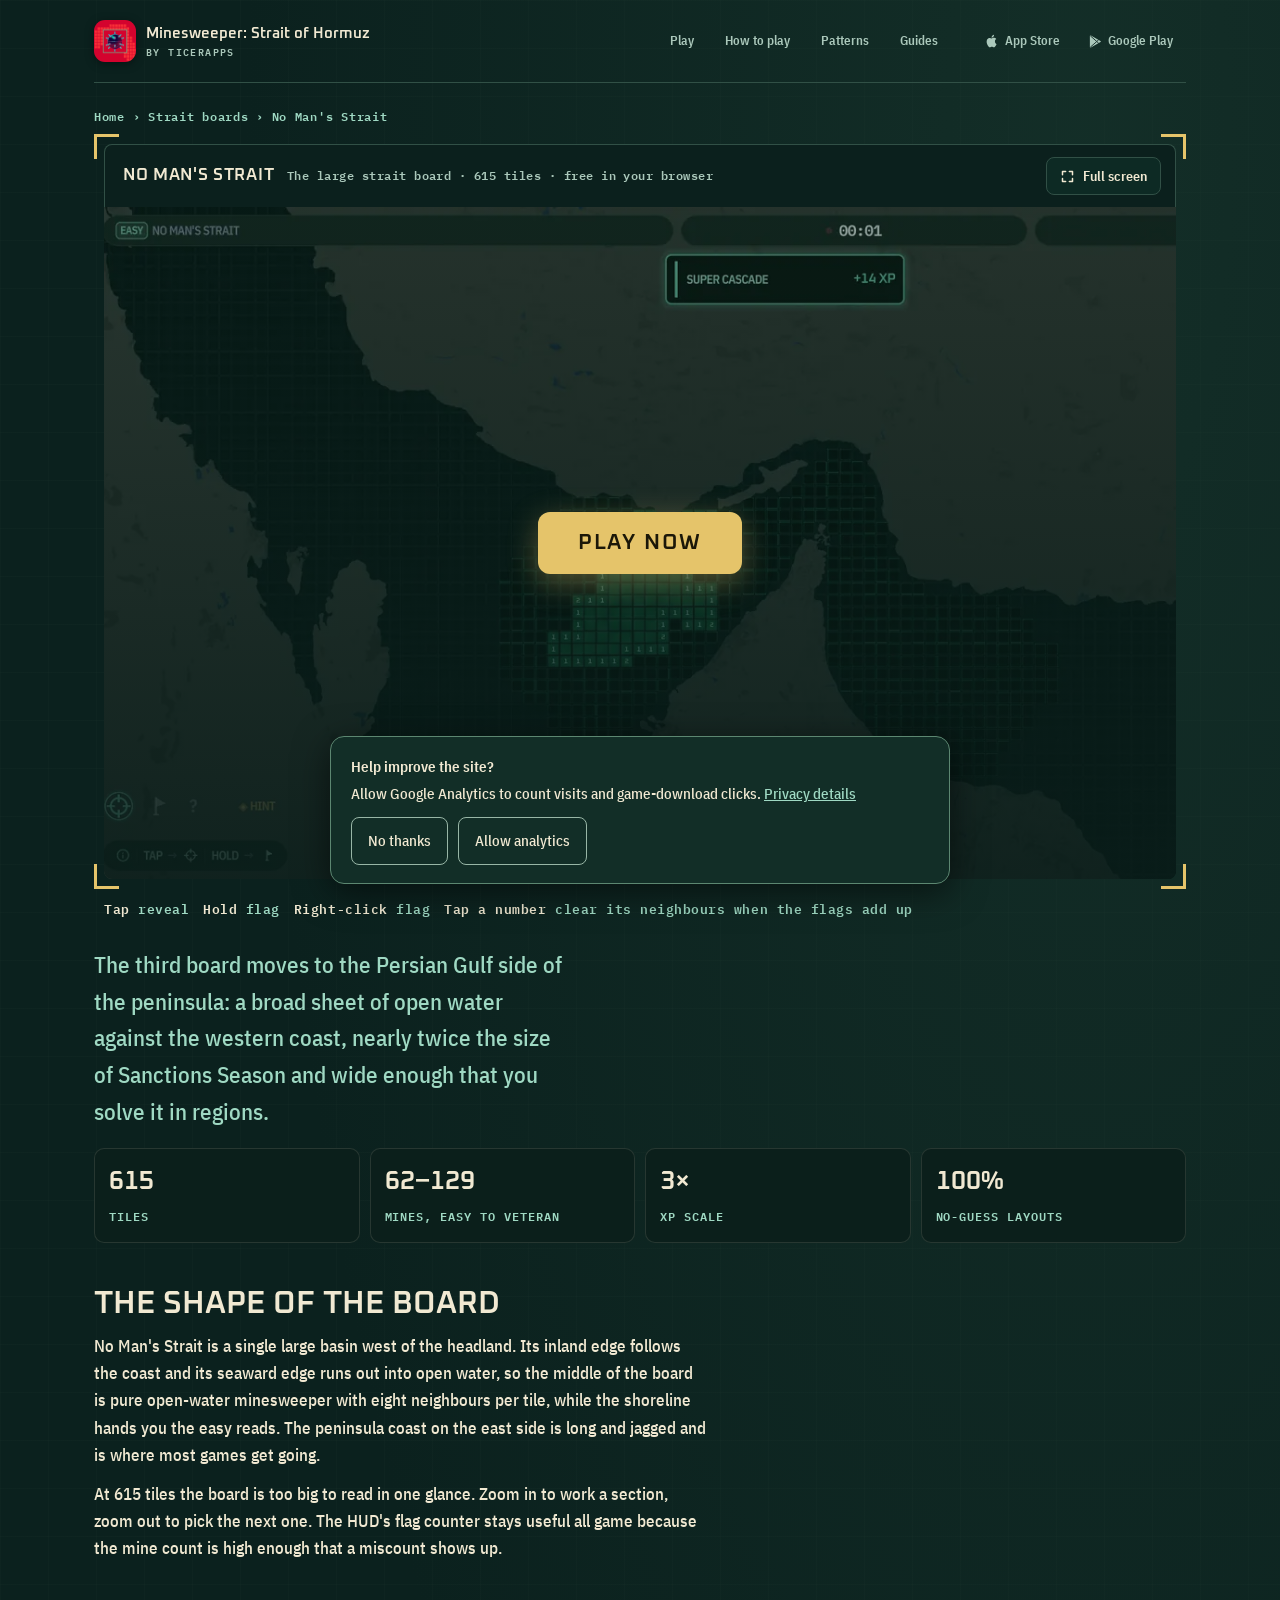
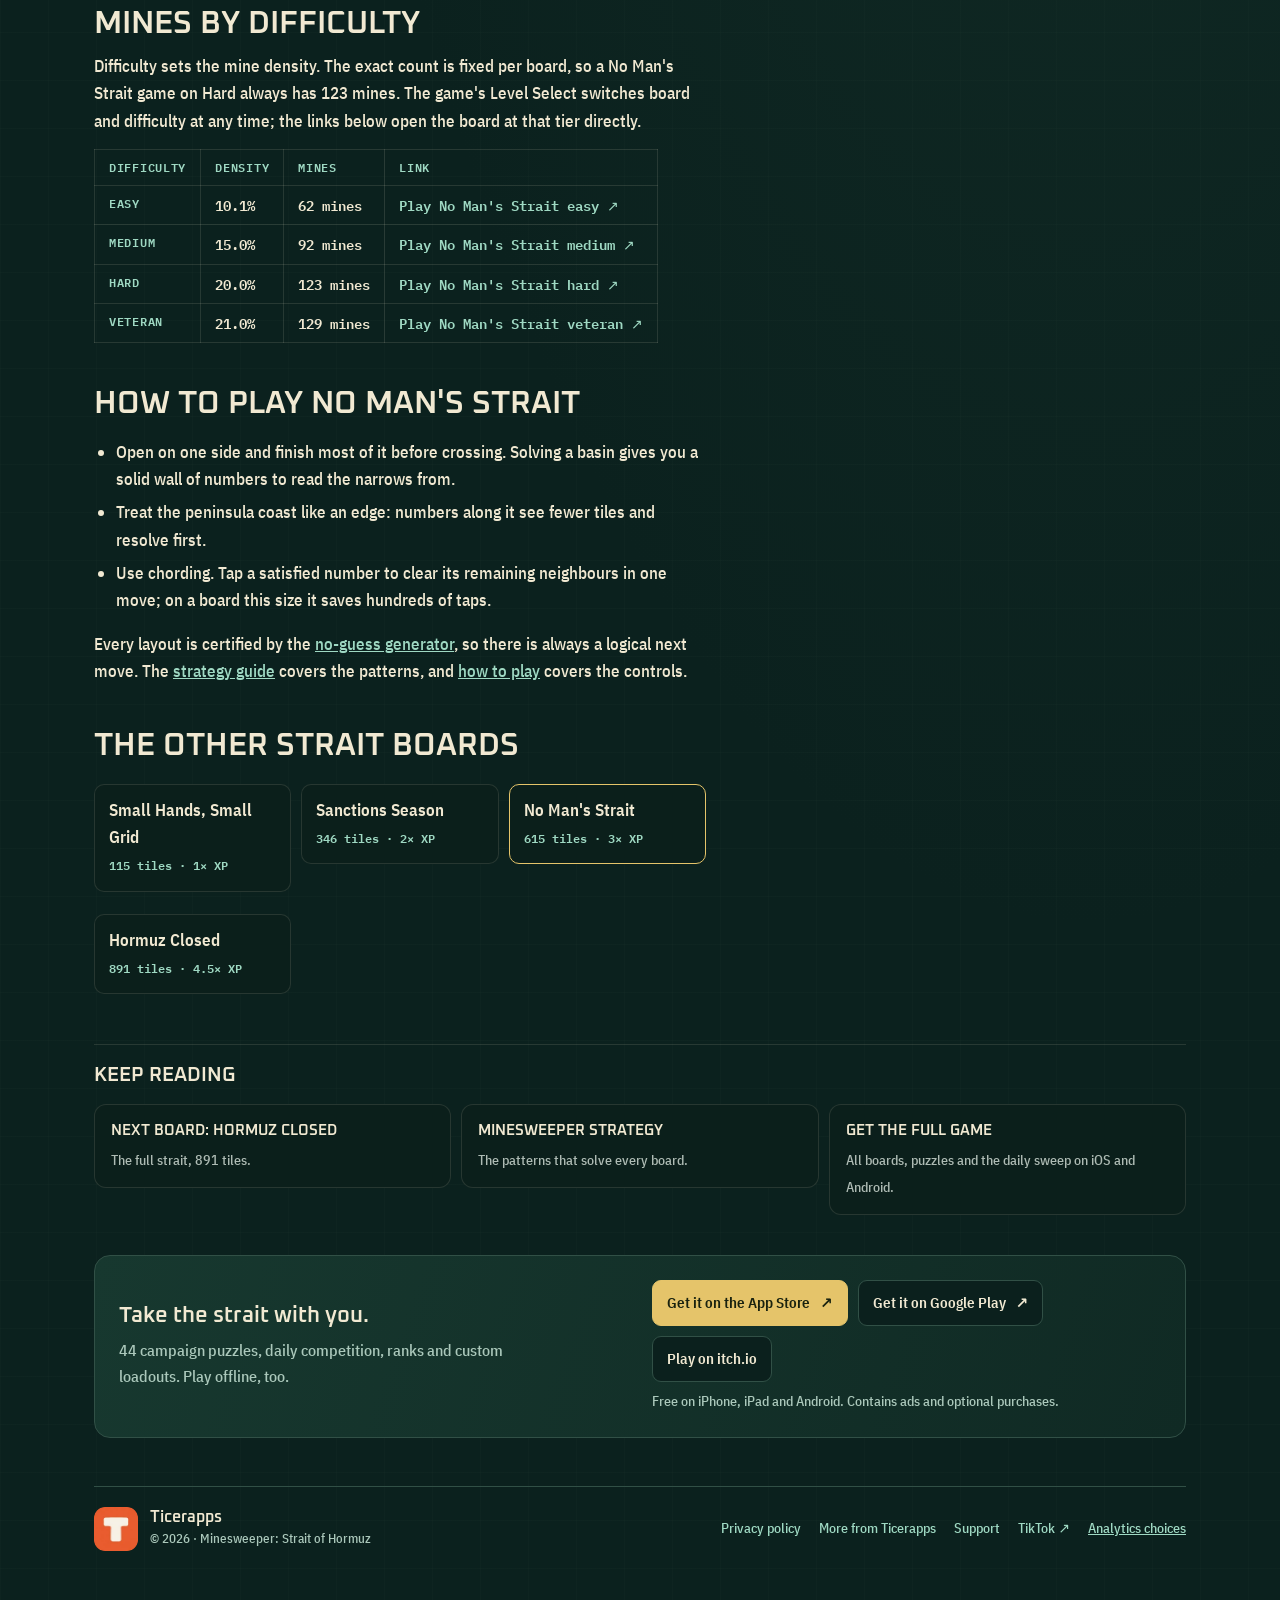
<file: boards/no-mans-strait/index.html>
<!doctype html>
<html lang="en">
<head>
<meta charset="utf-8">
<meta name="viewport" content="width=device-width, initial-scale=1">
<title>No Man&#x27;s Strait – Large Strait of Hormuz Minesweeper Board</title>
<meta name="description" content="Play No Man&#x27;s Strait free in your browser: a 615-tile minesweeper board spanning both sides of the Strait of Hormuz, 62 to 129 mines, no-guess layouts.">
<link rel="canonical" href="https://minesweeperstraitofhormuz.com/boards/no-mans-strait/">
<meta name="robots" content="index, follow, max-image-preview:large">
<meta property="og:type" content="website"><meta property="og:site_name" content="Minesweeper: Strait of Hormuz"><meta property="og:title" content="No Man&#x27;s Strait – Large Strait of Hormuz Minesweeper Board"><meta property="og:description" content="Play No Man&#x27;s Strait free in your browser: a 615-tile minesweeper board spanning both sides of the Strait of Hormuz, 62 to 129 mines, no-guess layouts."><meta property="og:url" content="https://minesweeperstraitofhormuz.com/boards/no-mans-strait/"><meta property="og:image" content="https://minesweeperstraitofhormuz.com/assets/board-no-mans-strait.webp">
<meta name="twitter:card" content="summary_large_image">
<link rel="icon" href="../../assets/icon-192.png" type="image/png">
<link rel="preload" as="image" href="../../assets/board-no-mans-strait.webp" fetchpriority="high">

<style>:root{--bg:#0d2623;--bg-deep:#091c19;--panel:#0b1f1b;--line:rgba(236,228,205,.12);--cream:#f1e9d2;--mint:#9fd9c3;--gold:#e5c46a;--flag:#ff6a3d;--alert:#c84b3a;--tile:#0a1e1a;--tile-edge:#1d4a3f;--open:#1f6b45;
  --display:"Oxanium",system-ui,sans-serif;--body:"IBM Plex Sans Condensed","Arial Narrow",system-ui,sans-serif;--mono:"IBM Plex Mono",ui-monospace,Menlo,monospace;color-scheme:dark}
*{box-sizing:border-box}
body{margin:0;background:var(--bg);color:var(--cream);font:17px/1.6 var(--body);background-image:linear-gradient(rgba(159,217,195,.045) 1px,transparent 1px),linear-gradient(90deg,rgba(159,217,195,.045) 1px,transparent 1px);background-size:36px 36px}
a{color:var(--mint)}
img{max-width:100%;height:auto}
.wrap{max-width:1040px;margin:0 auto;padding:0 16px 60px}
.top{display:flex;align-items:center;justify-content:space-between;gap:16px;padding:14px 0;border-bottom:1px solid var(--line);flex-wrap:wrap}
@media (max-width:600px){.nav{display:none}}
.brand{display:flex;align-items:center;gap:12px;text-decoration:none;color:var(--cream)}
.brand img{width:40px;height:40px;border-radius:9px;box-shadow:0 2px 10px rgba(0,0,0,.4)}
.brand b{font-family:var(--display);font-size:17px;line-height:1.1;display:block}
.brand small{font-family:var(--mono);font-size:11px;letter-spacing:.12em;color:var(--mint);text-transform:uppercase}
.nav{display:flex;gap:18px;font-family:var(--mono);font-size:12px;letter-spacing:.1em;text-transform:uppercase;flex-wrap:wrap}
.nav a{color:var(--cream);text-decoration:none;opacity:.8}.nav a:hover{opacity:1;color:var(--gold)}
.crumbs{font-family:var(--mono);font-size:12px;letter-spacing:.06em;color:var(--mint);margin:22px 0 6px}
.crumbs a{text-decoration:none}
h1,h2,h3{font-family:var(--display);text-wrap:balance;line-height:1.08;margin:0}
h1{font-size:clamp(34px,6vw,54px);text-transform:uppercase}
h2{font-size:clamp(24px,3.6vw,32px);text-transform:uppercase;margin-top:44px;color:var(--cream)}
h3{font-size:20px;margin-top:26px;color:var(--mint)}
.lead{font-size:clamp(18px,2.3vw,21px);color:var(--mint);max-width:60ch;margin:12px 0 0}
article p{max-width:68ch;margin:12px 0}
article ul,article ol{max-width:68ch;padding-left:22px}
article li{margin:6px 0}
.rule{height:2px;background:var(--line);position:relative;margin:28px 0}
.rule::before{content:"";position:absolute;left:0;top:0;width:120px;height:2px;background:var(--gold)}
.callout{border:1px solid var(--line);background:var(--panel);border-radius:14px;padding:18px 22px;margin:22px 0;max-width:68ch}
.callout b{font-family:var(--display);color:var(--gold);text-transform:uppercase;font-size:15px;letter-spacing:.06em;display:block;margin-bottom:4px}
.cta{display:inline-block;background:var(--gold);color:#1b1708;font:700 16px/1 var(--display);letter-spacing:.08em;text-transform:uppercase;text-decoration:none;padding:14px 22px;border-radius:12px;margin-top:8px}
.cta:hover{background:#f0d57f}
figure{margin:24px 0;max-width:420px}
figure img{border-radius:12px;border:1px solid var(--line)}
figcaption{font-size:14px;color:#aebbb4;margin-top:8px}
table{border-collapse:collapse;margin:14px 0;font-variant-numeric:tabular-nums;max-width:100%}
th,td{border-bottom:1px solid var(--line);padding:8px 14px 8px 0;text-align:left;vertical-align:top}
th{font-family:var(--mono);font-size:12px;letter-spacing:.08em;text-transform:uppercase;color:var(--mint)}
.wide{overflow-x:auto}
/* mini board illustrations */
.mini{display:inline-grid;gap:3px;margin:0;vertical-align:top}
.mini span{width:34px;height:34px;display:grid;place-items:center;font:600 15px var(--mono);border-radius:3px;background:#102b26;box-shadow:inset 0 0 0 2px #2b6a59,inset 3px 3px 4px rgba(159,217,195,.14),inset -3px -3px 4px rgba(0,0,0,.55)}
.mini .o{background:var(--open);color:#eef7f0}
.mini .o.n2{color:#bfe8c9}.mini .o.n3{color:#e9c35a}
.mini .f{box-shadow:inset 0 0 0 2px var(--flag);color:var(--flag)}
.mini .s{box-shadow:inset 0 0 0 2px var(--mint);color:var(--mint)}
.mini .x{background:transparent;box-shadow:none}
.row{display:grid;grid-template-columns:216px minmax(0,1fr);gap:8px 24px;align-items:start;margin-top:16px}
.row>p{margin:0;max-width:60ch}
.row>figure,.row>.mini,.row>div{margin:0;justify-self:start}
@media (max-width:620px){.row{grid-template-columns:1fr}}
.related{border-top:1px solid var(--line);margin-top:44px;padding-top:20px}
.related h2{margin-top:0;font-size:20px}
.related ul{list-style:none;padding:0;display:grid;gap:10px;grid-template-columns:repeat(auto-fit,minmax(220px,1fr))}
.related a{display:block;border:1px solid var(--line);border-radius:12px;padding:14px 16px;text-decoration:none;color:var(--cream);background:var(--panel)}
.related a b{display:block;font-family:var(--display);text-transform:uppercase;font-size:15px;margin-bottom:3px}
.related a span{color:#aebbb4;font-size:14px}
footer{border-top:1px solid var(--line);margin-top:40px;padding-top:20px;font-size:14px;color:#aebbb4;display:flex;justify-content:space-between;gap:16px;flex-wrap:wrap}
footer nav{display:flex;gap:16px;flex-wrap:wrap}footer a{text-decoration:none}

/* section 7: chord animation. The 3 is satisfied by three flags; tapping it opens the rest. */
.chord{display:inline-grid;grid-template-columns:repeat(3,34px);gap:3px;margin:0;position:relative}
.chord span{width:34px;height:34px;display:grid;place-items:center;font:600 15px var(--mono);border-radius:3px;background:#102b26;box-shadow:inset 0 0 0 2px #2b6a59,inset 3px 3px 4px rgba(159,217,195,.14),inset -3px -3px 4px rgba(0,0,0,.55);color:transparent}
.chord .f{box-shadow:inset 0 0 0 2px var(--flag);color:var(--flag)}
.chord .c{background:var(--open);color:#e9c35a;position:relative}
.chord .c::after{content:"";position:absolute;inset:-4px;border:2px solid var(--mint);border-radius:6px;opacity:0;animation:chord-tap 4s infinite}
.chord .h{position:relative;overflow:hidden}
.chord .h::before{content:attr(data-n);position:absolute;inset:0;display:grid;place-items:center;background:var(--open);color:#eef7f0;border-radius:3px;opacity:0;animation:chord-open 4s infinite}
.chord .h.d1::before{animation-delay:.08s}.chord .h.d2::before{animation-delay:.16s}.chord .h.d3::before{animation-delay:.24s}.chord .h.d4::before{animation-delay:.32s}
@keyframes chord-tap{0%,38%{opacity:0;transform:scale(.8)}42%{opacity:1;transform:scale(1)}55%{opacity:0;transform:scale(1.25)}100%{opacity:0}}
@keyframes chord-open{0%,44%{opacity:0}52%,88%{opacity:1}100%{opacity:0}}
.chord-cap{font-family:var(--mono);font-size:12px;letter-spacing:.06em;color:var(--mint);margin:0 0 4px}
@media (prefers-reduced-motion:reduce){.chord .h::before{animation:none;opacity:1}.chord .c::after{animation:none}}
.hud-fig{margin:0;max-width:216px}
.hud-fig img{border-radius:999px;border:1px solid var(--line);display:block}
.hud-fig figcaption{font-size:13px}

.game{margin-top:26px}
.bracket{position:relative;padding:10px}
.bracket::before,.bracket::after,.bracket i::before,.bracket i::after{content:"";position:absolute;width:22px;height:22px;border:3px solid var(--gold);pointer-events:none}
.bracket::before{left:0;top:0;border-right:0;border-bottom:0}
.bracket::after{right:0;top:0;border-left:0;border-bottom:0}
.bracket i::before{left:0;bottom:0;border-right:0;border-top:0}
.bracket i::after{content:"";position:absolute;width:22px;height:22px;border:3px solid var(--gold);pointer-events:none}
.frame{position:relative;background:var(--bg-deep);border-radius:6px;overflow:hidden;aspect-ratio:16/10;max-width:100%}
@media (max-width:700px){.frame{aspect-ratio:auto;height:min(78vh,620px)}}
.frame iframe{position:absolute;inset:0;width:100%;height:100%;border:0;display:block;background:var(--bg-deep)}
.poster{position:absolute;inset:0;display:flex;flex-direction:column;align-items:center;justify-content:center;gap:18px;background:center/cover no-repeat url("../../assets/board-no-mans-strait.webp");text-align:center;padding:24px}
.poster::before{content:"";position:absolute;inset:0;background:linear-gradient(180deg,rgba(9,28,25,.35),rgba(9,28,25,.85))}
.poster>*{position:relative}
.poster h2{font-size:clamp(22px,4vw,34px);text-transform:uppercase}
.poster p{margin:0;color:var(--mint);max-width:44ch}
.play{font:700 18px/1 var(--display);letter-spacing:.08em;text-transform:uppercase;background:var(--gold);color:#1b1708;border:0;border-radius:12px;padding:16px 28px;cursor:pointer;box-shadow:0 8px 30px rgba(229,196,106,.35)}
.play:hover,.play:focus-visible{background:#f0d57f;outline:none}
.play:focus-visible{background:#f0d57f;outline:none}
.poster small{font-family:var(--mono);font-size:12px;letter-spacing:.06em;color:var(--mint);opacity:.85}
.under{display:flex;justify-content:space-between;align-items:center;gap:12px;flex-wrap:wrap;margin-top:12px;font-family:var(--mono);font-size:13px;letter-spacing:.04em;color:var(--mint)}
.under a{color:var(--cream)}
.under .legend{display:flex;gap:14px;flex-wrap:wrap}
.under .legend b{color:var(--cream);font-weight:600}
.h2-inline{font-size:clamp(20px,2.6vw,26px);text-transform:uppercase;letter-spacing:.04em;color:var(--mint);margin:22px 0 4px;grid-column:1/-1}
.skip{position:absolute;left:-999px;top:0;background:var(--gold);color:#000;padding:8px 12px}
.skip:focus{left:16px;z-index:10}
.hero p.lead{font-size:clamp(18px,2.4vw,23px);color:var(--mint);margin:14px 0 0;max-width:40ch}

.board-head{display:grid;gap:18px;grid-template-columns:minmax(0,1fr) auto;align-items:end}
.board-head h1{margin:6px 0 0}
article p.lead{font-size:clamp(18px,2.4vw,23px);color:var(--mint);margin:14px 0 0;max-width:40ch}
.stats{display:grid;grid-template-columns:repeat(auto-fit,minmax(150px,1fr));gap:10px;margin:18px 0 0}
.stats div{background:var(--panel);border:1px solid var(--line);border-radius:10px;padding:12px 14px}
.stats b{display:block;font-family:var(--display);font-size:26px;color:var(--cream)}
.stats span{font-family:var(--mono);font-size:12px;letter-spacing:.08em;text-transform:uppercase;color:var(--mint)}
table.mines{border-collapse:collapse;margin:14px 0 0;font-family:var(--mono);font-size:14px}
table.mines th,table.mines td{border:1px solid var(--line);padding:8px 14px;text-align:left}
table.mines th{color:var(--mint);font-weight:600;letter-spacing:.06em;text-transform:uppercase;font-size:12px}
table.mines td a{text-decoration:none}
.boards-nav{display:grid;grid-template-columns:repeat(auto-fit,minmax(170px,1fr));gap:10px;list-style:none;padding:0;margin:14px 0 0}
.boards-nav a{display:block;background:var(--panel);border:1px solid var(--line);border-radius:10px;padding:12px 14px;text-decoration:none}
.boards-nav a[aria-current]{border-color:var(--gold)}
.boards-nav b{display:block;color:var(--cream)}
.boards-nav span{font-family:var(--mono);font-size:12px;color:var(--mint)}
</style>
<meta name="google-adsense-account" content="ca-pub-9806107692884322">
<script defer src="/assets/ads.js"></script>
<script type="application/ld+json">{"@context": "https://schema.org", "@graph": [{"@type": "BreadcrumbList", "itemListElement": [{"@type": "ListItem", "position": 1, "name": "Home", "item": "https://minesweeperstraitofhormuz.com/"}, {"@type": "ListItem", "position": 2, "name": "Strait boards", "item": "https://minesweeperstraitofhormuz.com/#boards"}, {"@type": "ListItem", "position": 3, "name": "No Man's Strait", "item": "https://minesweeperstraitofhormuz.com/boards/no-mans-strait/"}]}, {"@type": "VideoGame", "name": "Minesweeper: Strait of Hormuz \u2013 No Man's Strait", "url": "https://minesweeperstraitofhormuz.com/boards/no-mans-strait/", "image": "https://minesweeperstraitofhormuz.com/assets/board-no-mans-strait.webp", "description": "Play No Man's Strait free in your browser: a 615-tile minesweeper board spanning both sides of the Strait of Hormuz, 62 to 129 mines, no-guess layouts.", "genre": ["Puzzle", "Minesweeper"], "playMode": "SinglePlayer", "applicationCategory": "Game", "gamePlatform": ["Web browser", "iOS", "Android"], "author": {"@type": "Organization", "name": "Ticerapps"}, "offers": {"@type": "Offer", "price": "0", "priceCurrency": "USD"}}, {"@type": "WebPage", "name": "No Man's Strait \u2013 Large Strait of Hormuz Minesweeper Board", "url": "https://minesweeperstraitofhormuz.com/boards/no-mans-strait/", "description": "Play No Man's Strait free in your browser: a 615-tile minesweeper board spanning both sides of the Strait of Hormuz, 62 to 129 mines, no-guess layouts.", "datePublished": "2026-10-13", "dateModified": "2026-10-14", "isPartOf": {"@type": "WebSite", "name": "Minesweeper: Strait of Hormuz", "url": "https://minesweeperstraitofhormuz.com/"}}]}</script>

<style id="window-styles">
/* Board pages share the homepage's game window (2026-11-10). */
.window-bar{display:flex;align-items:center;justify-content:space-between;gap:12px 20px;padding:12px 14px 12px 18px;background:var(--surface);border:1px solid var(--edge);border-bottom:0;border-radius:8px 8px 0 0}
.window-bar h1{font:600 17px/1.3 var(--display);text-transform:uppercase;letter-spacing:.04em;color:var(--cream);margin:0}
.window-bar h1 span{display:inline;margin-left:8px;font:500 12px/1.3 var(--mono);text-transform:none;letter-spacing:.04em;color:var(--ink-soft)}
.board-window .frame{border-radius:0 0 8px 8px;aspect-ratio:750/470}
.board-window .poster .play{font-size:22px;padding:20px 40px}
.frame:fullscreen{border-radius:0}
.fs-link{flex:none;display:inline-flex;align-items:center;gap:8px;min-height:38px;padding:0 13px;border:1px solid var(--edge);border-radius:8px;background:#0d2a24;color:var(--cream)!important;text-decoration:none;font:600 14px var(--body)}
.fs-link:hover{border-color:var(--mint)}
.board-window .under{margin-top:10px;padding-inline:10px}
.board-window{margin-top:8px}
.board-window .bracket i::after{right:0;bottom:0;left:auto;top:auto;border-left:0;border-top:0}
.board-about{margin-top:26px}
@media(max-width:580px){.window-bar{padding:10px 10px 10px 14px}.window-bar h1{font-size:15px}.window-bar h1 span{display:block;margin:2px 0 0}.fs-link{padding:0 10px;font-size:13px}}
</style>

<!-- shared-style:start --><script>(function(d,u){d.classList.add("js");if(/iPhone|iPad|iPod/.test(u)||(/Macintosh/.test(u)&&navigator.maxTouchPoints>1))d.classList.add("is-ios");else if(/Android/i.test(u))d.classList.add("is-android");})(document.documentElement,navigator.userAgent);</script><link rel="preload" href="/assets/fonts/hormuz-display.woff2" as="font" type="font/woff2" crossorigin><link rel="preload" href="/assets/fonts/hormuz-body-medium.woff2" as="font" type="font/woff2" crossorigin><style>/* Self-hosted OFL font subsets. Optional display prevents late font swaps. */
@font-face{font-family:"Hormuz Web Display";src:url('/assets/fonts/hormuz-display.woff2') format('woff2');font-weight:600 700;font-display:optional}
@font-face{font-family:'Hormuz Web Sans';src:url('/assets/fonts/hormuz-body-medium.woff2') format('woff2');font-weight:400 500;font-display:optional}
@font-face{font-family:'Hormuz Web Sans';src:url('/assets/fonts/hormuz-body-semibold.woff2') format('woff2');font-weight:600 700;font-display:optional}
@font-face{font-family:'Hormuz Web Mono';src:url('/assets/fonts/hormuz-mono.woff2') format('woff2');font-weight:400 700;font-display:optional}
/* Shared navigation, landing-page refinements and illustrated field guide. */
:root{--display:"Hormuz Web Display",system-ui,sans-serif;--body:"Hormuz Web Sans","Arial Narrow",system-ui,sans-serif;--mono:"Hormuz Web Mono",ui-monospace,Menlo,monospace;--ink-soft:#abc8bb;--surface:#0b201d;--edge:#315046;--radius:16px}
html{scroll-padding-top:110px}
body{font-family:var(--body);background-color:#0b211e;background-image:radial-gradient(ellipse at 85% 5%,#20423666,transparent 55%),linear-gradient(#9fd9c305 1px,transparent 1px),linear-gradient(90deg,#9fd9c305 1px,transparent 1px);background-size:auto,48px 48px,48px 48px}
.wrap{max-width:1140px;padding-inline:24px}
a,button,summary{-webkit-tap-highlight-color:transparent}
:focus-visible{outline:3px solid var(--gold);outline-offset:5px}
button{font:inherit;cursor:pointer}button:disabled{cursor:default}
[hidden]{display:none!important}
.top.site-header{position:relative;z-index:20;display:flex;flex-wrap:wrap;align-items:center;gap:20px;padding:20px 0;margin:0 0 24px;border-bottom:1px solid var(--edge)}
.site-header .brand{min-width:0;gap:10px;flex:1 1 240px}
.site-header .brand img{width:42px;height:42px;flex:none;border-radius:11px}
.site-header .brand b{font-family:var(--display);font-size:15px;line-height:1.4;letter-spacing:0;max-width:260px}
.site-header .brand small{display:block;font:500 10px/1.5 var(--mono);letter-spacing:.14em;color:var(--ink-soft)}
.site-nav{display:flex;align-items:center;gap:5px;flex-wrap:wrap}
.site-nav a{font:600 13px/1.4 var(--body);padding:10px 13px;border-radius:8px;text-decoration:none;color:var(--ink-soft);white-space:nowrap}
.site-nav a:hover,.site-nav a[aria-current="page"]{background:#9fd9c310;color:var(--cream)}
.site-nav a.nav-download{background:var(--gold);color:#1b230f;margin-left:8px}
.menu-toggle{display:none;border:1px solid var(--edge);border-radius:8px;background:var(--surface);color:var(--cream);padding:10px 14px;font:600 14px var(--body)}
.hero{padding-top:28px!important}
.hero h1{font-size:clamp(36px,6vw,68px)!important;max-width:900px;letter-spacing:-.035em}
.hero .eyebrow{font-size:11px;letter-spacing:.12em;margin-bottom:16px}
.hero p.lead{font-size:clamp(18px,2vw,22px);max-width:640px;margin-bottom:20px;line-height:1.55}
.hero-actions,.download-actions{display:flex;align-items:center;gap:10px;flex-wrap:wrap;margin:20px 0}
.action-primary,.action-secondary{display:inline-flex;align-items:center;justify-content:center;gap:10px;min-height:46px;padding:12px 19px;border-radius:9px;font:600 16px/1.3 var(--body);text-decoration:none;border:1px solid var(--edge)}
.action-primary{background:var(--gold);color:#19220f;border-color:var(--gold)}
.action-secondary{background:var(--surface);color:var(--cream)}
.action-primary:hover{background:#f3d681}.action-secondary:hover{border-color:var(--mint)}
.availability{color:var(--ink-soft);font-size:14px;margin:0!important}
.download-strip{display:flex;align-items:center;justify-content:space-between;gap:24px;background:linear-gradient(110deg,#17382f,#102a24);border:1px solid var(--edge);border-radius:var(--radius);padding:24px;margin:40px 0}
.download-strip h2{margin:0;font-size:22px;line-height:1.25;text-transform:none}
.download-strip p{font-size:16px;color:var(--ink-soft);max-width:48ch;margin:8px 0 0}
.download-strip .download-actions{margin:0;flex-shrink:0}
.download-strip>div{min-width:0;flex:1}.download-strip .download-actions a{font-size:15px;padding:11px 14px}.download-strip small{display:block;margin-top:8px;color:var(--ink-soft)}
.social-section{display:grid;grid-template-columns:.8fr 1.2fr;gap:32px;align-items:center;margin:44px 0;border:1px solid var(--edge);border-radius:var(--radius);padding:28px;background:var(--surface)}
.social-section h2{font-size:30px;margin:6px 0 14px;line-height:1.2}
.social-section p{color:var(--ink-soft);max-width:40ch}.social-preview{min-width:0;text-align:center;border:1px dashed #47675a;border-radius:12px;padding:22px}
.social-preview .embed-notice{font-size:13px;margin:12px auto;max-width:38ch}.social-preview blockquote{min-width:0!important;margin:0!important}
.social-preview iframe{max-width:100%!important}.social-preview .social-handle{display:block;margin:14px 0;text-decoration:none;font-family:var(--mono);font-size:14px}
.site-footer{align-items:flex-start;margin-top:48px;border-top:1px solid var(--edge)}
.site-footer nav{display:flex;gap:18px;flex-wrap:wrap}.site-footer p{margin:0}.text-button{border:0;background:none;color:var(--mint);text-decoration:underline;padding:0;font:inherit}
.guide-intro{display:grid;grid-template-columns:1.15fr .85fr;gap:36px;align-items:center;padding:20px 0 28px}
.guide-intro h1{font-size:clamp(34px,5vw,56px);letter-spacing:-.025em;line-height:1.08}
.guide-intro .lead{font-size:19px;max-width:45ch;line-height:1.6}
.guide-kicker{color:var(--gold);font:500 11px var(--mono);letter-spacing:.15em;text-transform:uppercase;margin-bottom:14px}
.pattern-legend{display:flex;gap:10px 18px;flex-wrap:wrap;font-size:14px;color:var(--ink-soft);margin:20px 0}
.legend-safe{color:#b3eacc}.legend-mine{color:#ffa67d}.pattern-note{font-size:15px;color:var(--ink-soft);padding:16px 20px;border-left:2px solid var(--gold);background:#e5c46a06;max-width:76ch}
.guide-jump{display:flex;flex-wrap:wrap;gap:8px;margin:24px 0 30px}.guide-jump a{border:1px solid var(--edge);border-radius:30px;padding:7px 13px;font-size:14px;text-decoration:none}
.pattern-cards{display:grid;grid-template-columns:repeat(2,minmax(0,1fr));gap:18px}
.pattern-card{background:var(--surface);border:1px solid var(--edge);border-radius:var(--radius);padding:24px;min-width:0;scroll-margin-top:22px}
.pattern-card .pattern-group{margin:0 0 8px;color:var(--gold);font:500 10px var(--mono);letter-spacing:.1em;text-transform:uppercase}
.pattern-card h2{font-size:23px;margin:0;line-height:1.25;text-transform:none;letter-spacing:0}
.pattern-card p{font-size:17px;line-height:1.5;color:var(--ink-soft)}
.pattern-stage{display:flex;justify-content:center;align-items:center;min-height:202px;padding:22px 8px;margin:18px 0;background:radial-gradient(ellipse,#163e3055,transparent 70%);border-block:1px solid #9fd9c30b;overflow:hidden}
.pattern-board{display:grid;grid-template-columns:repeat(var(--cols),minmax(0,46px));gap:4px;width:max-content;max-width:100%}
.pattern-cell{width:46px;height:46px;border-radius:5px;display:grid;place-items:center;font:600 22px/1 var(--mono);box-sizing:border-box}
.pattern-cell.covered{background:linear-gradient(140deg,#235c47,#153e32);border:1px solid #538870;box-shadow:inset 2px 2px #7ab89524,inset -2px -2px #0003;color:#add1be}
.pattern-cell.clue{background:#12342a;border:1px solid #234c3e;color:#b8ddeb}
.pattern-cell.clue.n2{color:#a8d9a2}.pattern-cell.clue.n3{color:#f1d486}.pattern-cell.clue.n4{color:#ddaff7}
.pattern-cell.outside{background:repeating-linear-gradient(135deg,transparent,transparent 5px,#9fd9c308 5px,#9fd9c308 6px);border:1px dashed #9fd9c312;color:transparent}
.pattern-cell.flag,.pattern-board.show-answer .answer-mine{background:#4b3024;border:1px solid #d9865e;color:#ffb58e}
.pattern-board.show-answer .answer-safe{background:#315544;border:2px solid #b3eacc;color:#c7f3d9}
.pattern-board .answer-symbol{display:none}.pattern-board.show-answer .answer-symbol{display:inline}.pattern-board.show-answer .answer-marked .hidden-symbol{display:none}
.pattern-card details{border-top:1px solid var(--edge);padding-top:14px}.pattern-card summary{cursor:pointer;color:var(--mint);font-size:16px}.pattern-card details p{font-size:16px}
.pattern-card details[open] summary{margin-bottom:8px}
.pattern-answer{display:flex;align-items:center;justify-content:space-between;gap:12px}
.pattern-answer button{padding:8px 12px;border:1px solid #52745e;border-radius:7px;background:#153c30;color:var(--cream);font-size:14px}.pattern-answer small{color:var(--ink-soft);font-size:12px}
.quiz{border:1px solid #6f7345;border-radius:var(--radius);background:linear-gradient(140deg,#243a2a,#10251e);padding:24px;text-align:center}
.quiz h2{font-size:21px;margin:0 0 18px;text-transform:none}.quiz .pattern-board{margin:auto}.quiz .pattern-cell.covered:hover{border-color:var(--gold);transform:translateY(-2px)}
.quiz-feedback{font-size:16px;min-height:48px;margin:18px 0 0!important;color:var(--ink-soft)}
.guide-end{display:grid;grid-template-columns:1fr 1fr;gap:24px;margin:34px 0}.guide-end h2{font-size:22px;text-transform:none;margin:0 0 10px}.guide-end p{font-size:17px;color:var(--ink-soft)}
.policy-head{max-width:760px}.privacy-short{background:var(--surface);border:1px solid var(--edge);border-radius:12px;padding:20px;margin:24px 0}.privacy-short p{margin:0}.policy-links{display:flex;gap:16px;flex-wrap:wrap}
@media(min-width:900px){.hero .game{margin-top:34px}.hero>.cta{padding:28px}}
@media(max-width:800px){.site-header .brand{flex:1}.site-header .brand b{max-width:235px}.js .menu-toggle{display:block}.site-nav{width:100%;padding-top:10px;border-top:1px solid var(--edge);gap:6px}.js .site-nav:not(.is-open){display:none}.site-nav a{padding:12px 14px;flex:1 0 auto;text-align:center}.site-nav a.nav-download{margin-left:0}.top.site-header{gap:12px;margin-bottom:18px;padding:16px 0}.guide-intro{grid-template-columns:1fr;gap:22px}.quiz{max-width:480px;width:100%;justify-self:center}.social-section{grid-template-columns:1fr}.download-strip{align-items:flex-start;flex-direction:column}.pattern-card{padding:20px}}
@media(max-width:580px){.wrap{padding-inline:18px}.site-header .brand b{max-width:190px;font-size:13px}.site-header .brand img{width:36px;height:36px}.site-header .brand small{font-size:9px}.menu-toggle{padding:9px 11px}.hero{padding-top:14px!important}.hero h1{font-size:36px!important}.hero .eyebrow{font-size:10px;line-height:1.8}.hero-actions a{flex:1 1 auto}.pattern-cards{grid-template-columns:1fr}.guide-end{grid-template-columns:1fr}.social-section{padding:20px}.social-preview{padding:16px 10px}.download-strip{padding:22px}.guide-intro{padding-top:12px}.guide-jump{gap:7px}.guide-jump a{font-size:13px}.site-footer{display:block}.site-footer nav{margin-top:18px}}
@media(prefers-reduced-motion:reduce){*,*::before,*::after{scroll-behavior:auto!important;animation:none!important;transition:none!important}}
.analytics-choice{position:fixed;z-index:1000;bottom:16px;left:16px;right:16px;margin:auto;max-width:620px;padding:18px 20px;background:#122e27;border:1px solid #5c8771;border-radius:14px;box-shadow:0 8px 35px #0008;font-size:15px}.analytics-choice[hidden]{display:none}.analytics-choice p{margin:4px 0 12px;line-height:1.45}.analytics-actions{display:flex;gap:10px;flex-wrap:wrap}.analytics-actions button{padding:11px 16px;background:transparent;border:1px solid #98b6a6;border-radius:8px;color:var(--cream);font:inherit;cursor:pointer}.analytics-actions button:hover{background:#28483a}.analytics-actions button[hidden]{display:none}html:not(.js) [data-answer]{display:none}html:not(.js) .pattern-board .answer-marked .answer-symbol{display:inline}html:not(.js) .pattern-board .answer-marked .hidden-symbol{display:none}

.social-media{min-width:0}.youtube-preview{position:relative;aspect-ratio:16/9;border:1px solid var(--line);border-radius:16px;overflow:hidden;background:linear-gradient(120deg,#092b1ddd,#071b12aa),url('/assets/og-image.jpg') center/cover}.youtube-preview button{width:100%;height:100%;display:flex;flex-direction:column;gap:12px;align-items:center;justify-content:center;padding:20px;background:transparent;border:0;color:var(--cream);cursor:pointer;font:inherit}.youtube-preview button:hover{background:#50775633}.youtube-preview strong{font-family:var(--display);font-size:clamp(17px,2vw,23px)}.video-play{display:grid;place-items:center;width:64px;height:64px;background:var(--gold);border-radius:50%;color:#10221a;font-size:38px;line-height:1}.youtube-preview iframe{position:absolute;inset:0;border:0;width:100%;height:100%}.social-media .social-preview{margin-top:24px}

/* App store buttons in the shared header. Computers see both stores; an iPhone/iPad or an
   Android device sees only its own store, as one "Get the app" button next to the menu. */
.site-header .brand{order:0}.site-nav{order:1}.header-apps{order:2}.menu-toggle{order:3}
.header-apps{display:flex;gap:2px}
.header-app{--btn-bg:var(--bg);display:inline-flex;align-items:center;gap:5px;padding:10px 13px;border-radius:8px;color:var(--ink-soft);text-decoration:none;font:600 13px/1.4 var(--body);white-space:nowrap}
.header-app:hover{background:#9fd9c310;color:var(--cream)}.header-app svg{flex:none}
.header-app .lbl-app{display:none}
.is-ios .header-app[data-store="android"],.is-android .header-app[data-store="ios"]{display:none}
.is-ios .header-app,.is-android .header-app{--btn-bg:var(--gold);background:var(--gold);color:#1b230f;min-height:40px;padding:0 13px}
.is-ios .header-app .lbl-store,.is-android .header-app .lbl-store{display:none}
.is-ios .header-app .lbl-app,.is-android .header-app .lbl-app{display:inline}
@media(max-width:800px){.header-apps{order:1}.menu-toggle{order:2}.site-nav{order:3}}
@media(max-width:580px){html:not(.is-ios):not(.is-android) .header-app span{display:none}html:not(.is-ios):not(.is-android) .header-app{padding:10px}}
/* Ticerapps logo in the shared footer. */
.footer-brand{display:inline-flex;align-items:center;gap:12px;text-decoration:none!important;color:var(--cream)}
.footer-brand img{width:44px;height:44px;border-radius:11px;flex:none}
.footer-brand b{display:block;font:600 16px/1.2 var(--display);color:var(--cream)}
.footer-brand small{display:block;font-size:13px;color:var(--ink-soft);margin-top:2px}
.footer-brand:hover b{color:var(--gold)}
.site-footer{align-items:center}
@media(max-width:580px){.menu-toggle{font-size:0;padding:8px 12px}.menu-toggle span{font-size:18px}.site-header .brand b{max-width:none}}
</style><!-- shared-style:end -->
<script defer src="/assets/site.js"></script>
<script defer src="/assets/analytics.js"></script>
</head>
<body>
<a class="skip" href="#play">Skip to the game</a>
<div class="wrap">
<!-- shared-header:start --><header class="top site-header"><a class="brand" href="/" aria-label="Minesweeper: Strait of Hormuz by Ticerapps, home"><img src="/assets/icon-192.png" width="42" height="42" alt=""><span><b>Minesweeper: Strait of Hormuz</b><small>by Ticerapps</small></span></a><button type="button" class="menu-toggle" aria-expanded="false" aria-controls="site-nav">Menu <span aria-hidden="true">☰</span></button><div class="header-apps"><a data-destination="app_store" class="header-app" data-store="ios" href="https://apps.apple.com/app/id6795665498"><svg width="16" height="16" viewBox="0 0 24 24" fill="currentColor" aria-hidden="true"><path d="M16.4 12.6c0-2.3 1.9-3.4 2-3.5-1.1-1.6-2.8-1.8-3.4-1.8-1.4-.1-2.8.9-3.5.9-.7 0-1.8-.8-3-.8-1.5 0-3 .9-3.8 2.3-1.6 2.8-.4 7 1.2 9.3.8 1.1 1.7 2.4 2.9 2.3 1.2 0 1.6-.7 3-.7s1.8.7 3 .7c1.3 0 2.1-1.1 2.8-2.3.9-1.3 1.3-2.6 1.3-2.6s-2.5-1-2.5-3.8zM14.1 5.8c.6-.8 1.1-1.9 1-3-.9 0-2.1.6-2.7 1.4-.6.7-1.1 1.8-1 2.9 1 .1 2.1-.5 2.7-1.3z"/></svg><span class="lbl-store">App Store</span><span class="lbl-app">Get the app</span></a><a data-destination="google_play" class="header-app" data-store="android" href="https://play.google.com/store/apps/details?id=com.ticer.minesweeperstraitofhormuz"><svg width="15" height="15" viewBox="0 0 24 24" aria-hidden="true"><path fill="currentColor" d="M4.6 2.3 20 11.1a1 1 0 0 1 0 1.8L4.6 21.7A1 1 0 0 1 3 20.8V3.2a1 1 0 0 1 1.6-.9z"/><path fill="none" stroke="var(--btn-bg)" stroke-width="1.4" d="M3.6 2.8 14 12 3.6 21.2M14 12l3.3-3.1M14 12l3.3 3.1"/></svg><span class="lbl-store">Google Play</span><span class="lbl-app">Get the app</span></a></div><nav class="site-nav" id="site-nav" aria-label="Main navigation"><a href="/#play">Play</a><a href="/how-to-play/">How to play</a><a href="https://ticerapps.com/minesweeper/strategy/">Patterns</a><a href="https://ticerapps.com/minesweeper/">Guides</a></nav></header><!-- shared-header:end -->
<main>
<nav class="crumbs" aria-label="Breadcrumb"><a href="../../">Home</a> › <a href="../../#boards">Strait boards</a> › No Man&#x27;s Strait</nav>
<article>

<div class="game board-window" id="play">
  <div class="bracket"><i></i>
    <div class="window-bar">
      <h1>No Man&#x27;s Strait <span>The large strait board · 615 tiles · free in your browser</span></h1>
      <a class="fs-link" id="gameFullscreen" href="../../play/?board=no-mans-strait"><svg width="15" height="15" viewBox="0 0 24 24" fill="none" stroke="currentColor" stroke-width="2.4" stroke-linecap="round" stroke-linejoin="round" aria-hidden="true"><path d="M4 9V4h5M20 9V4h-5M4 15v5h5M20 15v5h-5"/></svg>Full screen</a>
    </div>
    <div class="frame" id="frame">
      <div class="poster" id="poster">
        <button class="play" id="playBtn" type="button">Play now</button>
        <noscript><p>The game needs JavaScript. <a href="../../play/?board=no-mans-strait">Open the game page</a>.</p></noscript>
      </div>
    </div>
  </div>
  <div class="under">
    <div class="legend"><span><b>Tap</b> reveal</span><span><b>Hold</b> flag</span><span><b>Right-click</b> flag</span><span><b>Tap a number</b> clear its neighbours when the flags add up</span></div>
  </div>
</div>
<div class="board-about">
<p class="lead">The third board moves to the Persian Gulf side of the peninsula: a broad sheet of open water against the western coast, nearly twice the size of Sanctions Season and wide enough that you solve it in regions.</p>
<div class="stats">
  <div><b>615</b><span>tiles</span></div>
  <div><b>62–129</b><span>mines, Easy to Veteran</span></div>
  <div><b>3×</b><span>XP scale</span></div>
  <div><b>100%</b><span>no-guess layouts</span></div>
</div>
</div>

<h2>The shape of the board</h2>
<p>No Man&#x27;s Strait is a single large basin west of the headland. Its inland edge follows the coast and its seaward edge runs out into open water, so the middle of the board is pure open-water minesweeper with eight neighbours per tile, while the shoreline hands you the easy reads. The peninsula coast on the east side is long and jagged and is where most games get going.</p><p>At 615 tiles the board is too big to read in one glance. Zoom in to work a section, zoom out to pick the next one. The HUD&#x27;s flag counter stays useful all game because the mine count is high enough that a miscount shows up.</p>

<h2>Mines by difficulty</h2>
<p>Difficulty sets the mine density. The exact count is fixed per board, so a No Man&#x27;s Strait game on Hard always has 123 mines. The game's Level Select switches board and difficulty at any time; the links below open the board at that tier directly.</p>
<table class="mines"><thead><tr><th scope="col">Difficulty</th><th scope="col">Density</th><th scope="col">Mines</th><th scope="col">Link</th></tr></thead><tbody><tr><th scope="row">Easy</th><td>10.1%</td><td>62 mines</td><td><a href="../../play/?board=no-mans-strait&amp;difficulty=easy">Play No Man's Strait easy ↗</a></td></tr><tr><th scope="row">Medium</th><td>15.0%</td><td>92 mines</td><td><a href="../../play/?board=no-mans-strait&amp;difficulty=medium">Play No Man's Strait medium ↗</a></td></tr><tr><th scope="row">Hard</th><td>20.0%</td><td>123 mines</td><td><a href="../../play/?board=no-mans-strait&amp;difficulty=hard">Play No Man's Strait hard ↗</a></td></tr><tr><th scope="row">Veteran</th><td>21.0%</td><td>129 mines</td><td><a href="../../play/?board=no-mans-strait&amp;difficulty=veteran">Play No Man's Strait veteran ↗</a></td></tr></tbody></table>

<h2>How to play No Man&#x27;s Strait</h2>
<ul><li>Open on one side and finish most of it before crossing. Solving a basin gives you a solid wall of numbers to read the narrows from.</li><li>Treat the peninsula coast like an edge: numbers along it see fewer tiles and resolve first.</li><li>Use chording. Tap a satisfied number to clear its remaining neighbours in one move; on a board this size it saves hundreds of taps.</li></ul>
<p>Every layout is certified by the <a href="https://ticerapps.com/minesweeper/no-guess/">no-guess generator</a>, so there is always a logical next move. The <a href="https://ticerapps.com/minesweeper/strategy/">strategy guide</a> covers the patterns, and <a href="../../how-to-play/">how to play</a> covers the controls.</p>

<h2>The other strait boards</h2>
<ul class="boards-nav"><li><a href="../small-hands/"><b>Small Hands, Small Grid</b><span>115 tiles · 1× XP</span></a></li><li><a href="../sanctions-season/"><b>Sanctions Season</b><span>346 tiles · 2× XP</span></a></li><li><a href="../no-mans-strait/" aria-current="page"><b>No Man's Strait</b><span>615 tiles · 3× XP</span></a></li><li><a href="../hormuz-closed/"><b>Hormuz Closed</b><span>891 tiles · 4.5× XP</span></a></li></ul>
</article>
<section class="related"><h2>Keep reading</h2><ul><li><a href="../hormuz-closed/"><b>Next board: Hormuz Closed</b><span>The full strait, 891 tiles.</span></a></li><li><a href="https://ticerapps.com/minesweeper/strategy/"><b>Minesweeper strategy</b><span>The patterns that solve every board.</span></a></li><li><a href="../../#get"><b>Get the full game</b><span>All boards, puzzles and the daily sweep on iOS and Android.</span></a></li></ul></section>


<!-- shared-downloads:start --><section class="download-strip" aria-label="Get the full game"><div><h2>Take the strait with you.</h2><p>44 campaign puzzles, daily competition, ranks and custom loadouts. Play offline, too.</p></div><div><div class="download-actions"><a class="action-primary" data-destination="app_store" href="https://apps.apple.com/app/id6795665498">Get it on the App Store <span aria-hidden="true">↗</span></a><a class="action-secondary" data-destination="google_play" href="https://play.google.com/store/apps/details?id=com.ticer.minesweeperstraitofhormuz">Get it on Google Play <span aria-hidden="true">↗</span></a><a class="action-secondary" data-destination="itch" href="https://btror.itch.io/minesweeper-strait-of-hormuz">Play on itch.io</a></div><small>Free on iPhone, iPad and Android. Contains ads and optional purchases.</small></div></section><!-- shared-downloads:end -->
</main>
<!-- shared-footer:start --><footer class="site-footer"><a class="footer-brand" href="https://ticerapps.com/"><img src="/assets/ticerapps-logo.webp" width="44" height="44" alt=""><span><b>Ticerapps</b><small>© 2026 · Minesweeper: Strait of Hormuz</small></span></a><nav aria-label="Footer"><a href="/privacy/">Privacy policy</a><a href="https://ticerapps.com/">More from Ticerapps</a><a href="mailto:ticerapps@gmail.com">Support</a><a href="https://www.tiktok.com/@ticerapps_dev" data-destination="tiktok">TikTok ↗</a><button type="button" class="text-button" data-analytics-settings hidden>Analytics choices</button><button type="button" class="text-button" data-ad-choices hidden>Ad privacy choices</button></nav></footer><!-- shared-footer:end -->
</div>
<script>
(function(){
  var btn=document.getElementById('playBtn'),frame=document.getElementById('frame'),poster=document.getElementById('poster'),fs=document.getElementById('gameFullscreen');
  var d=location.search.match(/[?&]difficulty=(easy|medium|hard|veteran)/);
  var q='?board=no-mans-strait'+(d?'&difficulty='+d[1]:'');
  fs.href='../../play/'+q;
  function start(){
    if(frame.querySelector('iframe'))return;
    var f=document.createElement('iframe');
    f.src='../../play/'+q;f.title='Minesweeper: Strait of Hormuz, No Man&#x27;s Strait';
    f.setAttribute('allow','fullscreen; autoplay; gamepad');f.setAttribute('allowfullscreen','');
    f.addEventListener('load',function(){try{f.contentWindow.focus();}catch(e){}});
    frame.appendChild(f);if(poster)poster.remove();
  }
  btn.addEventListener('click',start);
  if(location.hash==='#play-now')start();
  // Full screen enlarges the window where the browser allows it; iPhone opens the game page.
  fs.addEventListener('click',function(e){
    var req=frame.requestFullscreen||frame.webkitRequestFullscreen;
    if(!req)return;
    e.preventDefault();start();
    try{var p=req.call(frame);if(p&&p.catch)p.catch(function(){location.href=fs.href;});}catch(err){location.href=fs.href;}
  });
})();
</script>
</body>
</html>
</file>
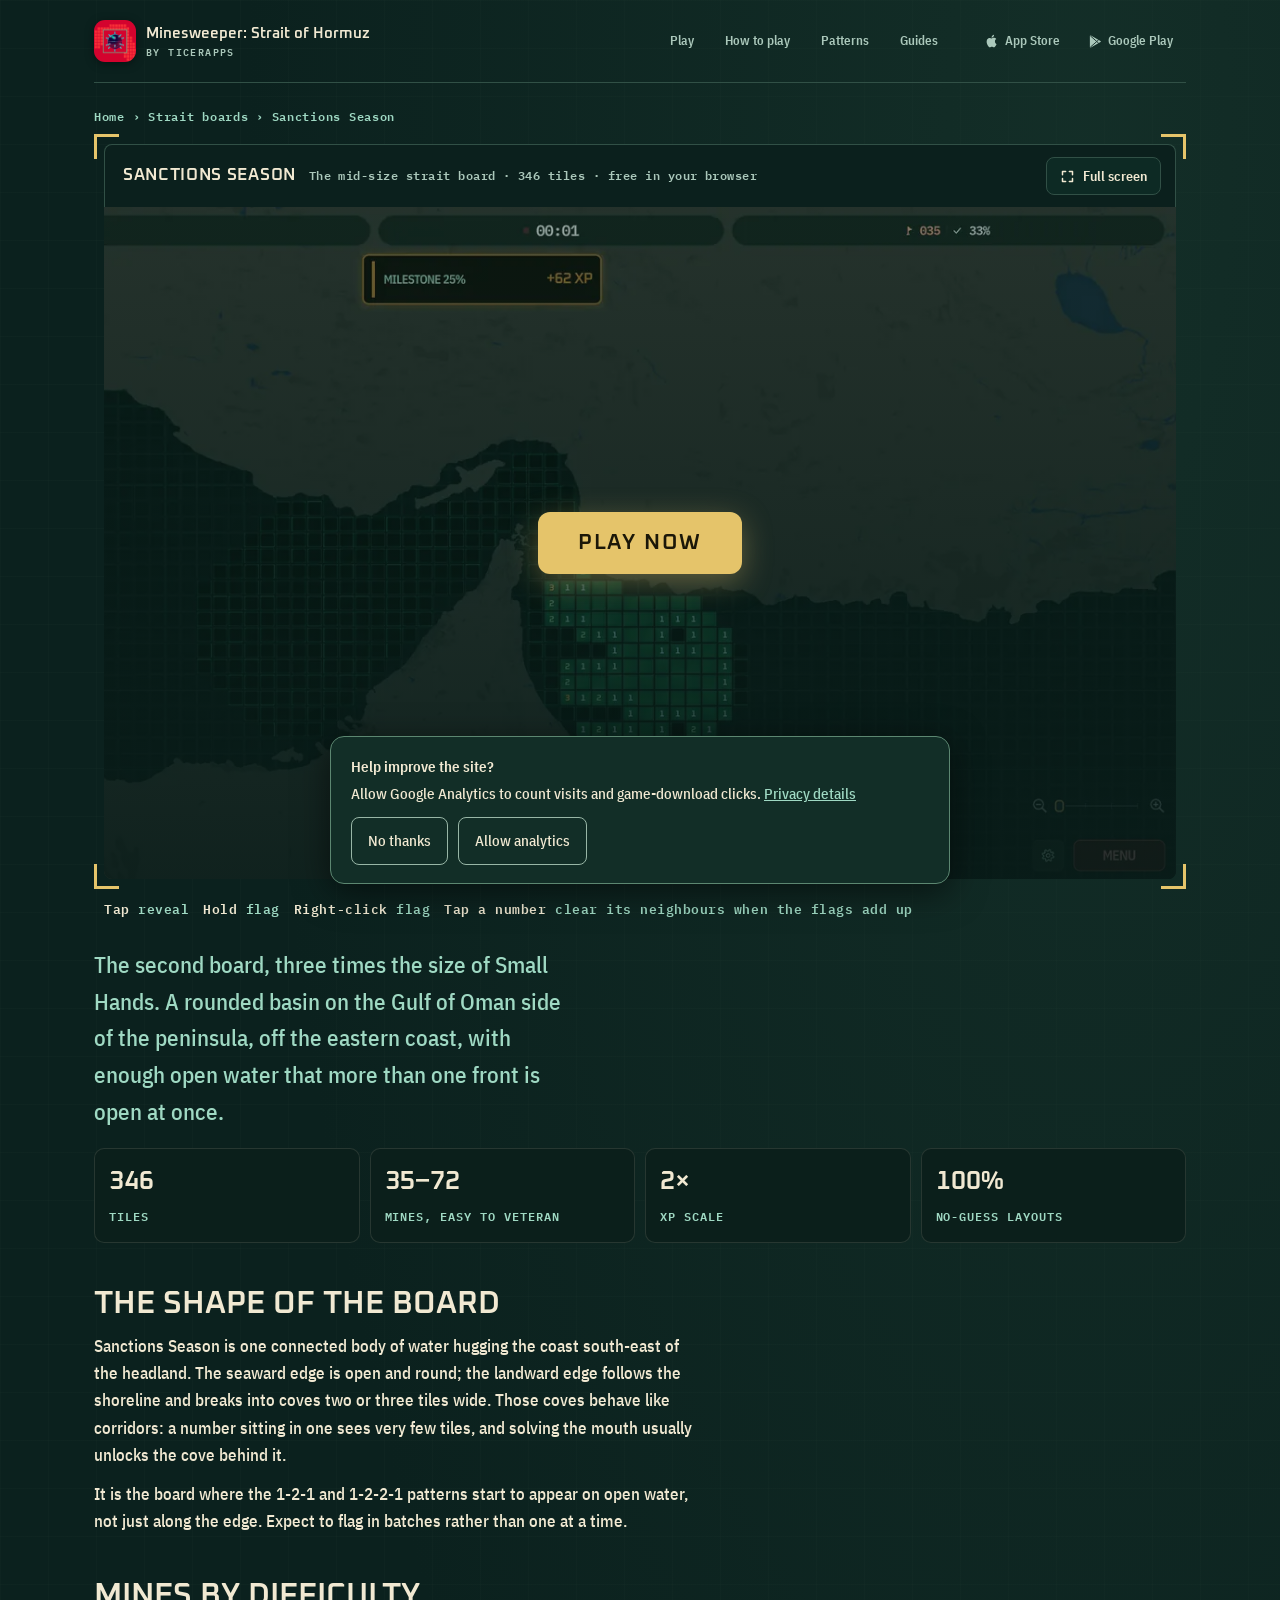
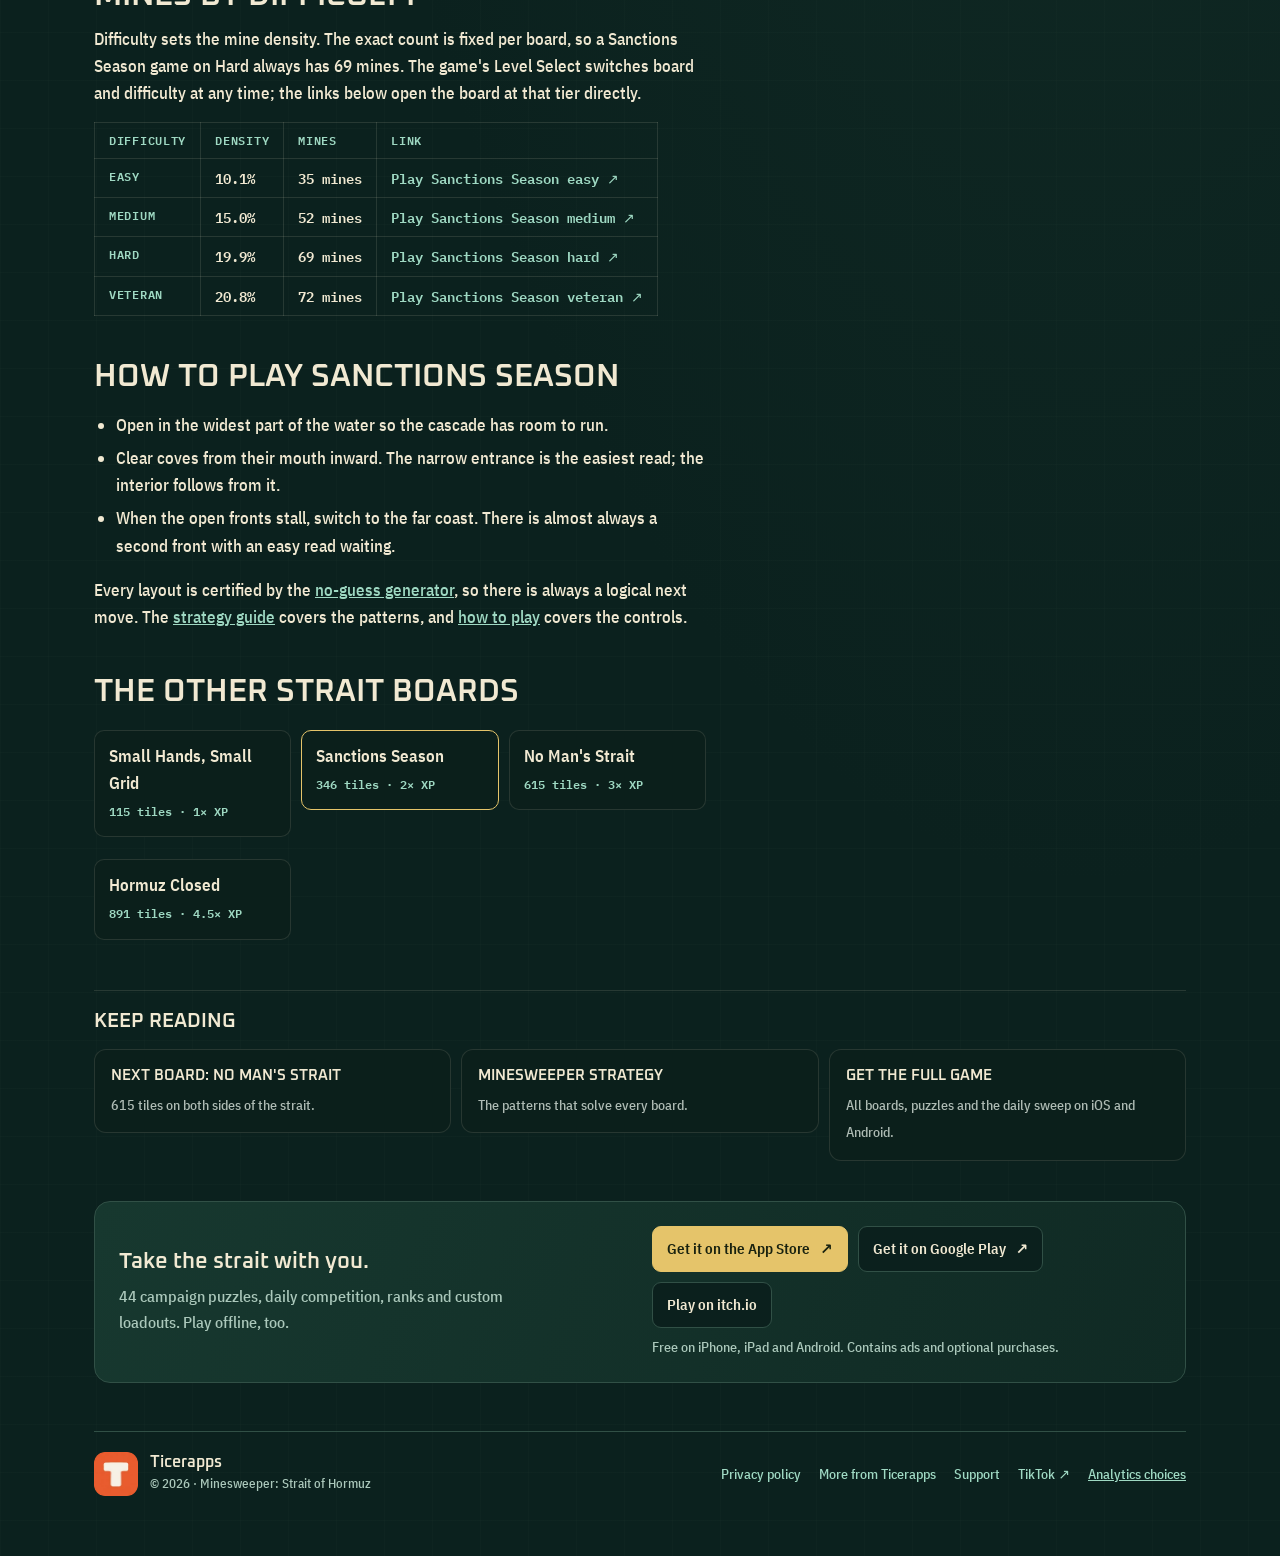
<file: boards/sanctions-season/index.html>
<!doctype html>
<html lang="en">
<head>
<meta charset="utf-8">
<meta name="viewport" content="width=device-width, initial-scale=1">
<title>Sanctions Season – Mid-Size Strait of Hormuz Minesweeper Board</title>
<meta name="description" content="Play Sanctions Season free in your browser: a 346-tile minesweeper board shaped by the Strait of Hormuz, 35 to 72 mines, no-guess layouts, first tap always safe.">
<link rel="canonical" href="https://minesweeperstraitofhormuz.com/boards/sanctions-season/">
<meta name="robots" content="index, follow, max-image-preview:large">
<meta property="og:type" content="website"><meta property="og:site_name" content="Minesweeper: Strait of Hormuz"><meta property="og:title" content="Sanctions Season – Mid-Size Strait of Hormuz Minesweeper Board"><meta property="og:description" content="Play Sanctions Season free in your browser: a 346-tile minesweeper board shaped by the Strait of Hormuz, 35 to 72 mines, no-guess layouts, first tap always safe."><meta property="og:url" content="https://minesweeperstraitofhormuz.com/boards/sanctions-season/"><meta property="og:image" content="https://minesweeperstraitofhormuz.com/assets/board-sanctions-season.webp">
<meta name="twitter:card" content="summary_large_image">
<link rel="icon" href="../../assets/icon-192.png" type="image/png">
<link rel="preload" as="image" href="../../assets/board-sanctions-season.webp" fetchpriority="high">

<style>:root{--bg:#0d2623;--bg-deep:#091c19;--panel:#0b1f1b;--line:rgba(236,228,205,.12);--cream:#f1e9d2;--mint:#9fd9c3;--gold:#e5c46a;--flag:#ff6a3d;--alert:#c84b3a;--tile:#0a1e1a;--tile-edge:#1d4a3f;--open:#1f6b45;
  --display:"Oxanium",system-ui,sans-serif;--body:"IBM Plex Sans Condensed","Arial Narrow",system-ui,sans-serif;--mono:"IBM Plex Mono",ui-monospace,Menlo,monospace;color-scheme:dark}
*{box-sizing:border-box}
body{margin:0;background:var(--bg);color:var(--cream);font:17px/1.6 var(--body);background-image:linear-gradient(rgba(159,217,195,.045) 1px,transparent 1px),linear-gradient(90deg,rgba(159,217,195,.045) 1px,transparent 1px);background-size:36px 36px}
a{color:var(--mint)}
img{max-width:100%;height:auto}
.wrap{max-width:1040px;margin:0 auto;padding:0 16px 60px}
.top{display:flex;align-items:center;justify-content:space-between;gap:16px;padding:14px 0;border-bottom:1px solid var(--line);flex-wrap:wrap}
@media (max-width:600px){.nav{display:none}}
.brand{display:flex;align-items:center;gap:12px;text-decoration:none;color:var(--cream)}
.brand img{width:40px;height:40px;border-radius:9px;box-shadow:0 2px 10px rgba(0,0,0,.4)}
.brand b{font-family:var(--display);font-size:17px;line-height:1.1;display:block}
.brand small{font-family:var(--mono);font-size:11px;letter-spacing:.12em;color:var(--mint);text-transform:uppercase}
.nav{display:flex;gap:18px;font-family:var(--mono);font-size:12px;letter-spacing:.1em;text-transform:uppercase;flex-wrap:wrap}
.nav a{color:var(--cream);text-decoration:none;opacity:.8}.nav a:hover{opacity:1;color:var(--gold)}
.crumbs{font-family:var(--mono);font-size:12px;letter-spacing:.06em;color:var(--mint);margin:22px 0 6px}
.crumbs a{text-decoration:none}
h1,h2,h3{font-family:var(--display);text-wrap:balance;line-height:1.08;margin:0}
h1{font-size:clamp(34px,6vw,54px);text-transform:uppercase}
h2{font-size:clamp(24px,3.6vw,32px);text-transform:uppercase;margin-top:44px;color:var(--cream)}
h3{font-size:20px;margin-top:26px;color:var(--mint)}
.lead{font-size:clamp(18px,2.3vw,21px);color:var(--mint);max-width:60ch;margin:12px 0 0}
article p{max-width:68ch;margin:12px 0}
article ul,article ol{max-width:68ch;padding-left:22px}
article li{margin:6px 0}
.rule{height:2px;background:var(--line);position:relative;margin:28px 0}
.rule::before{content:"";position:absolute;left:0;top:0;width:120px;height:2px;background:var(--gold)}
.callout{border:1px solid var(--line);background:var(--panel);border-radius:14px;padding:18px 22px;margin:22px 0;max-width:68ch}
.callout b{font-family:var(--display);color:var(--gold);text-transform:uppercase;font-size:15px;letter-spacing:.06em;display:block;margin-bottom:4px}
.cta{display:inline-block;background:var(--gold);color:#1b1708;font:700 16px/1 var(--display);letter-spacing:.08em;text-transform:uppercase;text-decoration:none;padding:14px 22px;border-radius:12px;margin-top:8px}
.cta:hover{background:#f0d57f}
figure{margin:24px 0;max-width:420px}
figure img{border-radius:12px;border:1px solid var(--line)}
figcaption{font-size:14px;color:#aebbb4;margin-top:8px}
table{border-collapse:collapse;margin:14px 0;font-variant-numeric:tabular-nums;max-width:100%}
th,td{border-bottom:1px solid var(--line);padding:8px 14px 8px 0;text-align:left;vertical-align:top}
th{font-family:var(--mono);font-size:12px;letter-spacing:.08em;text-transform:uppercase;color:var(--mint)}
.wide{overflow-x:auto}
/* mini board illustrations */
.mini{display:inline-grid;gap:3px;margin:0;vertical-align:top}
.mini span{width:34px;height:34px;display:grid;place-items:center;font:600 15px var(--mono);border-radius:3px;background:#102b26;box-shadow:inset 0 0 0 2px #2b6a59,inset 3px 3px 4px rgba(159,217,195,.14),inset -3px -3px 4px rgba(0,0,0,.55)}
.mini .o{background:var(--open);color:#eef7f0}
.mini .o.n2{color:#bfe8c9}.mini .o.n3{color:#e9c35a}
.mini .f{box-shadow:inset 0 0 0 2px var(--flag);color:var(--flag)}
.mini .s{box-shadow:inset 0 0 0 2px var(--mint);color:var(--mint)}
.mini .x{background:transparent;box-shadow:none}
.row{display:grid;grid-template-columns:216px minmax(0,1fr);gap:8px 24px;align-items:start;margin-top:16px}
.row>p{margin:0;max-width:60ch}
.row>figure,.row>.mini,.row>div{margin:0;justify-self:start}
@media (max-width:620px){.row{grid-template-columns:1fr}}
.related{border-top:1px solid var(--line);margin-top:44px;padding-top:20px}
.related h2{margin-top:0;font-size:20px}
.related ul{list-style:none;padding:0;display:grid;gap:10px;grid-template-columns:repeat(auto-fit,minmax(220px,1fr))}
.related a{display:block;border:1px solid var(--line);border-radius:12px;padding:14px 16px;text-decoration:none;color:var(--cream);background:var(--panel)}
.related a b{display:block;font-family:var(--display);text-transform:uppercase;font-size:15px;margin-bottom:3px}
.related a span{color:#aebbb4;font-size:14px}
footer{border-top:1px solid var(--line);margin-top:40px;padding-top:20px;font-size:14px;color:#aebbb4;display:flex;justify-content:space-between;gap:16px;flex-wrap:wrap}
footer nav{display:flex;gap:16px;flex-wrap:wrap}footer a{text-decoration:none}

/* section 7: chord animation. The 3 is satisfied by three flags; tapping it opens the rest. */
.chord{display:inline-grid;grid-template-columns:repeat(3,34px);gap:3px;margin:0;position:relative}
.chord span{width:34px;height:34px;display:grid;place-items:center;font:600 15px var(--mono);border-radius:3px;background:#102b26;box-shadow:inset 0 0 0 2px #2b6a59,inset 3px 3px 4px rgba(159,217,195,.14),inset -3px -3px 4px rgba(0,0,0,.55);color:transparent}
.chord .f{box-shadow:inset 0 0 0 2px var(--flag);color:var(--flag)}
.chord .c{background:var(--open);color:#e9c35a;position:relative}
.chord .c::after{content:"";position:absolute;inset:-4px;border:2px solid var(--mint);border-radius:6px;opacity:0;animation:chord-tap 4s infinite}
.chord .h{position:relative;overflow:hidden}
.chord .h::before{content:attr(data-n);position:absolute;inset:0;display:grid;place-items:center;background:var(--open);color:#eef7f0;border-radius:3px;opacity:0;animation:chord-open 4s infinite}
.chord .h.d1::before{animation-delay:.08s}.chord .h.d2::before{animation-delay:.16s}.chord .h.d3::before{animation-delay:.24s}.chord .h.d4::before{animation-delay:.32s}
@keyframes chord-tap{0%,38%{opacity:0;transform:scale(.8)}42%{opacity:1;transform:scale(1)}55%{opacity:0;transform:scale(1.25)}100%{opacity:0}}
@keyframes chord-open{0%,44%{opacity:0}52%,88%{opacity:1}100%{opacity:0}}
.chord-cap{font-family:var(--mono);font-size:12px;letter-spacing:.06em;color:var(--mint);margin:0 0 4px}
@media (prefers-reduced-motion:reduce){.chord .h::before{animation:none;opacity:1}.chord .c::after{animation:none}}
.hud-fig{margin:0;max-width:216px}
.hud-fig img{border-radius:999px;border:1px solid var(--line);display:block}
.hud-fig figcaption{font-size:13px}

.game{margin-top:26px}
.bracket{position:relative;padding:10px}
.bracket::before,.bracket::after,.bracket i::before,.bracket i::after{content:"";position:absolute;width:22px;height:22px;border:3px solid var(--gold);pointer-events:none}
.bracket::before{left:0;top:0;border-right:0;border-bottom:0}
.bracket::after{right:0;top:0;border-left:0;border-bottom:0}
.bracket i::before{left:0;bottom:0;border-right:0;border-top:0}
.bracket i::after{content:"";position:absolute;width:22px;height:22px;border:3px solid var(--gold);pointer-events:none}
.frame{position:relative;background:var(--bg-deep);border-radius:6px;overflow:hidden;aspect-ratio:16/10;max-width:100%}
@media (max-width:700px){.frame{aspect-ratio:auto;height:min(78vh,620px)}}
.frame iframe{position:absolute;inset:0;width:100%;height:100%;border:0;display:block;background:var(--bg-deep)}
.poster{position:absolute;inset:0;display:flex;flex-direction:column;align-items:center;justify-content:center;gap:18px;background:center/cover no-repeat url("../../assets/board-sanctions-season.webp");text-align:center;padding:24px}
.poster::before{content:"";position:absolute;inset:0;background:linear-gradient(180deg,rgba(9,28,25,.35),rgba(9,28,25,.85))}
.poster>*{position:relative}
.poster h2{font-size:clamp(22px,4vw,34px);text-transform:uppercase}
.poster p{margin:0;color:var(--mint);max-width:44ch}
.play{font:700 18px/1 var(--display);letter-spacing:.08em;text-transform:uppercase;background:var(--gold);color:#1b1708;border:0;border-radius:12px;padding:16px 28px;cursor:pointer;box-shadow:0 8px 30px rgba(229,196,106,.35)}
.play:hover,.play:focus-visible{background:#f0d57f;outline:none}
.play:focus-visible{background:#f0d57f;outline:none}
.poster small{font-family:var(--mono);font-size:12px;letter-spacing:.06em;color:var(--mint);opacity:.85}
.under{display:flex;justify-content:space-between;align-items:center;gap:12px;flex-wrap:wrap;margin-top:12px;font-family:var(--mono);font-size:13px;letter-spacing:.04em;color:var(--mint)}
.under a{color:var(--cream)}
.under .legend{display:flex;gap:14px;flex-wrap:wrap}
.under .legend b{color:var(--cream);font-weight:600}
.h2-inline{font-size:clamp(20px,2.6vw,26px);text-transform:uppercase;letter-spacing:.04em;color:var(--mint);margin:22px 0 4px;grid-column:1/-1}
.skip{position:absolute;left:-999px;top:0;background:var(--gold);color:#000;padding:8px 12px}
.skip:focus{left:16px;z-index:10}
.hero p.lead{font-size:clamp(18px,2.4vw,23px);color:var(--mint);margin:14px 0 0;max-width:40ch}

.board-head{display:grid;gap:18px;grid-template-columns:minmax(0,1fr) auto;align-items:end}
.board-head h1{margin:6px 0 0}
article p.lead{font-size:clamp(18px,2.4vw,23px);color:var(--mint);margin:14px 0 0;max-width:40ch}
.stats{display:grid;grid-template-columns:repeat(auto-fit,minmax(150px,1fr));gap:10px;margin:18px 0 0}
.stats div{background:var(--panel);border:1px solid var(--line);border-radius:10px;padding:12px 14px}
.stats b{display:block;font-family:var(--display);font-size:26px;color:var(--cream)}
.stats span{font-family:var(--mono);font-size:12px;letter-spacing:.08em;text-transform:uppercase;color:var(--mint)}
table.mines{border-collapse:collapse;margin:14px 0 0;font-family:var(--mono);font-size:14px}
table.mines th,table.mines td{border:1px solid var(--line);padding:8px 14px;text-align:left}
table.mines th{color:var(--mint);font-weight:600;letter-spacing:.06em;text-transform:uppercase;font-size:12px}
table.mines td a{text-decoration:none}
.boards-nav{display:grid;grid-template-columns:repeat(auto-fit,minmax(170px,1fr));gap:10px;list-style:none;padding:0;margin:14px 0 0}
.boards-nav a{display:block;background:var(--panel);border:1px solid var(--line);border-radius:10px;padding:12px 14px;text-decoration:none}
.boards-nav a[aria-current]{border-color:var(--gold)}
.boards-nav b{display:block;color:var(--cream)}
.boards-nav span{font-family:var(--mono);font-size:12px;color:var(--mint)}
</style>
<meta name="google-adsense-account" content="ca-pub-9806107692884322">
<script defer src="/assets/ads.js"></script>
<script type="application/ld+json">{"@context": "https://schema.org", "@graph": [{"@type": "BreadcrumbList", "itemListElement": [{"@type": "ListItem", "position": 1, "name": "Home", "item": "https://minesweeperstraitofhormuz.com/"}, {"@type": "ListItem", "position": 2, "name": "Strait boards", "item": "https://minesweeperstraitofhormuz.com/#boards"}, {"@type": "ListItem", "position": 3, "name": "Sanctions Season", "item": "https://minesweeperstraitofhormuz.com/boards/sanctions-season/"}]}, {"@type": "VideoGame", "name": "Minesweeper: Strait of Hormuz \u2013 Sanctions Season", "url": "https://minesweeperstraitofhormuz.com/boards/sanctions-season/", "image": "https://minesweeperstraitofhormuz.com/assets/board-sanctions-season.webp", "description": "Play Sanctions Season free in your browser: a 346-tile minesweeper board shaped by the Strait of Hormuz, 35 to 72 mines, no-guess layouts, first tap always safe.", "genre": ["Puzzle", "Minesweeper"], "playMode": "SinglePlayer", "applicationCategory": "Game", "gamePlatform": ["Web browser", "iOS", "Android"], "author": {"@type": "Organization", "name": "Ticerapps"}, "offers": {"@type": "Offer", "price": "0", "priceCurrency": "USD"}}, {"@type": "WebPage", "name": "Sanctions Season \u2013 Mid-Size Strait of Hormuz Minesweeper Board", "url": "https://minesweeperstraitofhormuz.com/boards/sanctions-season/", "description": "Play Sanctions Season free in your browser: a 346-tile minesweeper board shaped by the Strait of Hormuz, 35 to 72 mines, no-guess layouts, first tap always safe.", "datePublished": "2026-10-13", "dateModified": "2026-10-14", "isPartOf": {"@type": "WebSite", "name": "Minesweeper: Strait of Hormuz", "url": "https://minesweeperstraitofhormuz.com/"}}]}</script>

<style id="window-styles">
/* Board pages share the homepage's game window (2026-11-10). */
.window-bar{display:flex;align-items:center;justify-content:space-between;gap:12px 20px;padding:12px 14px 12px 18px;background:var(--surface);border:1px solid var(--edge);border-bottom:0;border-radius:8px 8px 0 0}
.window-bar h1{font:600 17px/1.3 var(--display);text-transform:uppercase;letter-spacing:.04em;color:var(--cream);margin:0}
.window-bar h1 span{display:inline;margin-left:8px;font:500 12px/1.3 var(--mono);text-transform:none;letter-spacing:.04em;color:var(--ink-soft)}
.board-window .frame{border-radius:0 0 8px 8px;aspect-ratio:750/470}
.board-window .poster .play{font-size:22px;padding:20px 40px}
.frame:fullscreen{border-radius:0}
.fs-link{flex:none;display:inline-flex;align-items:center;gap:8px;min-height:38px;padding:0 13px;border:1px solid var(--edge);border-radius:8px;background:#0d2a24;color:var(--cream)!important;text-decoration:none;font:600 14px var(--body)}
.fs-link:hover{border-color:var(--mint)}
.board-window .under{margin-top:10px;padding-inline:10px}
.board-window{margin-top:8px}
.board-window .bracket i::after{right:0;bottom:0;left:auto;top:auto;border-left:0;border-top:0}
.board-about{margin-top:26px}
@media(max-width:580px){.window-bar{padding:10px 10px 10px 14px}.window-bar h1{font-size:15px}.window-bar h1 span{display:block;margin:2px 0 0}.fs-link{padding:0 10px;font-size:13px}}
</style>

<!-- shared-style:start --><script>(function(d,u){d.classList.add("js");if(/iPhone|iPad|iPod/.test(u)||(/Macintosh/.test(u)&&navigator.maxTouchPoints>1))d.classList.add("is-ios");else if(/Android/i.test(u))d.classList.add("is-android");})(document.documentElement,navigator.userAgent);</script><link rel="preload" href="/assets/fonts/hormuz-display.woff2" as="font" type="font/woff2" crossorigin><link rel="preload" href="/assets/fonts/hormuz-body-medium.woff2" as="font" type="font/woff2" crossorigin><style>/* Self-hosted OFL font subsets. Optional display prevents late font swaps. */
@font-face{font-family:"Hormuz Web Display";src:url('/assets/fonts/hormuz-display.woff2') format('woff2');font-weight:600 700;font-display:optional}
@font-face{font-family:'Hormuz Web Sans';src:url('/assets/fonts/hormuz-body-medium.woff2') format('woff2');font-weight:400 500;font-display:optional}
@font-face{font-family:'Hormuz Web Sans';src:url('/assets/fonts/hormuz-body-semibold.woff2') format('woff2');font-weight:600 700;font-display:optional}
@font-face{font-family:'Hormuz Web Mono';src:url('/assets/fonts/hormuz-mono.woff2') format('woff2');font-weight:400 700;font-display:optional}
/* Shared navigation, landing-page refinements and illustrated field guide. */
:root{--display:"Hormuz Web Display",system-ui,sans-serif;--body:"Hormuz Web Sans","Arial Narrow",system-ui,sans-serif;--mono:"Hormuz Web Mono",ui-monospace,Menlo,monospace;--ink-soft:#abc8bb;--surface:#0b201d;--edge:#315046;--radius:16px}
html{scroll-padding-top:110px}
body{font-family:var(--body);background-color:#0b211e;background-image:radial-gradient(ellipse at 85% 5%,#20423666,transparent 55%),linear-gradient(#9fd9c305 1px,transparent 1px),linear-gradient(90deg,#9fd9c305 1px,transparent 1px);background-size:auto,48px 48px,48px 48px}
.wrap{max-width:1140px;padding-inline:24px}
a,button,summary{-webkit-tap-highlight-color:transparent}
:focus-visible{outline:3px solid var(--gold);outline-offset:5px}
button{font:inherit;cursor:pointer}button:disabled{cursor:default}
[hidden]{display:none!important}
.top.site-header{position:relative;z-index:20;display:flex;flex-wrap:wrap;align-items:center;gap:20px;padding:20px 0;margin:0 0 24px;border-bottom:1px solid var(--edge)}
.site-header .brand{min-width:0;gap:10px;flex:1 1 240px}
.site-header .brand img{width:42px;height:42px;flex:none;border-radius:11px}
.site-header .brand b{font-family:var(--display);font-size:15px;line-height:1.4;letter-spacing:0;max-width:260px}
.site-header .brand small{display:block;font:500 10px/1.5 var(--mono);letter-spacing:.14em;color:var(--ink-soft)}
.site-nav{display:flex;align-items:center;gap:5px;flex-wrap:wrap}
.site-nav a{font:600 13px/1.4 var(--body);padding:10px 13px;border-radius:8px;text-decoration:none;color:var(--ink-soft);white-space:nowrap}
.site-nav a:hover,.site-nav a[aria-current="page"]{background:#9fd9c310;color:var(--cream)}
.site-nav a.nav-download{background:var(--gold);color:#1b230f;margin-left:8px}
.menu-toggle{display:none;border:1px solid var(--edge);border-radius:8px;background:var(--surface);color:var(--cream);padding:10px 14px;font:600 14px var(--body)}
.hero{padding-top:28px!important}
.hero h1{font-size:clamp(36px,6vw,68px)!important;max-width:900px;letter-spacing:-.035em}
.hero .eyebrow{font-size:11px;letter-spacing:.12em;margin-bottom:16px}
.hero p.lead{font-size:clamp(18px,2vw,22px);max-width:640px;margin-bottom:20px;line-height:1.55}
.hero-actions,.download-actions{display:flex;align-items:center;gap:10px;flex-wrap:wrap;margin:20px 0}
.action-primary,.action-secondary{display:inline-flex;align-items:center;justify-content:center;gap:10px;min-height:46px;padding:12px 19px;border-radius:9px;font:600 16px/1.3 var(--body);text-decoration:none;border:1px solid var(--edge)}
.action-primary{background:var(--gold);color:#19220f;border-color:var(--gold)}
.action-secondary{background:var(--surface);color:var(--cream)}
.action-primary:hover{background:#f3d681}.action-secondary:hover{border-color:var(--mint)}
.availability{color:var(--ink-soft);font-size:14px;margin:0!important}
.download-strip{display:flex;align-items:center;justify-content:space-between;gap:24px;background:linear-gradient(110deg,#17382f,#102a24);border:1px solid var(--edge);border-radius:var(--radius);padding:24px;margin:40px 0}
.download-strip h2{margin:0;font-size:22px;line-height:1.25;text-transform:none}
.download-strip p{font-size:16px;color:var(--ink-soft);max-width:48ch;margin:8px 0 0}
.download-strip .download-actions{margin:0;flex-shrink:0}
.download-strip>div{min-width:0;flex:1}.download-strip .download-actions a{font-size:15px;padding:11px 14px}.download-strip small{display:block;margin-top:8px;color:var(--ink-soft)}
.social-section{display:grid;grid-template-columns:.8fr 1.2fr;gap:32px;align-items:center;margin:44px 0;border:1px solid var(--edge);border-radius:var(--radius);padding:28px;background:var(--surface)}
.social-section h2{font-size:30px;margin:6px 0 14px;line-height:1.2}
.social-section p{color:var(--ink-soft);max-width:40ch}.social-preview{min-width:0;text-align:center;border:1px dashed #47675a;border-radius:12px;padding:22px}
.social-preview .embed-notice{font-size:13px;margin:12px auto;max-width:38ch}.social-preview blockquote{min-width:0!important;margin:0!important}
.social-preview iframe{max-width:100%!important}.social-preview .social-handle{display:block;margin:14px 0;text-decoration:none;font-family:var(--mono);font-size:14px}
.site-footer{align-items:flex-start;margin-top:48px;border-top:1px solid var(--edge)}
.site-footer nav{display:flex;gap:18px;flex-wrap:wrap}.site-footer p{margin:0}.text-button{border:0;background:none;color:var(--mint);text-decoration:underline;padding:0;font:inherit}
.guide-intro{display:grid;grid-template-columns:1.15fr .85fr;gap:36px;align-items:center;padding:20px 0 28px}
.guide-intro h1{font-size:clamp(34px,5vw,56px);letter-spacing:-.025em;line-height:1.08}
.guide-intro .lead{font-size:19px;max-width:45ch;line-height:1.6}
.guide-kicker{color:var(--gold);font:500 11px var(--mono);letter-spacing:.15em;text-transform:uppercase;margin-bottom:14px}
.pattern-legend{display:flex;gap:10px 18px;flex-wrap:wrap;font-size:14px;color:var(--ink-soft);margin:20px 0}
.legend-safe{color:#b3eacc}.legend-mine{color:#ffa67d}.pattern-note{font-size:15px;color:var(--ink-soft);padding:16px 20px;border-left:2px solid var(--gold);background:#e5c46a06;max-width:76ch}
.guide-jump{display:flex;flex-wrap:wrap;gap:8px;margin:24px 0 30px}.guide-jump a{border:1px solid var(--edge);border-radius:30px;padding:7px 13px;font-size:14px;text-decoration:none}
.pattern-cards{display:grid;grid-template-columns:repeat(2,minmax(0,1fr));gap:18px}
.pattern-card{background:var(--surface);border:1px solid var(--edge);border-radius:var(--radius);padding:24px;min-width:0;scroll-margin-top:22px}
.pattern-card .pattern-group{margin:0 0 8px;color:var(--gold);font:500 10px var(--mono);letter-spacing:.1em;text-transform:uppercase}
.pattern-card h2{font-size:23px;margin:0;line-height:1.25;text-transform:none;letter-spacing:0}
.pattern-card p{font-size:17px;line-height:1.5;color:var(--ink-soft)}
.pattern-stage{display:flex;justify-content:center;align-items:center;min-height:202px;padding:22px 8px;margin:18px 0;background:radial-gradient(ellipse,#163e3055,transparent 70%);border-block:1px solid #9fd9c30b;overflow:hidden}
.pattern-board{display:grid;grid-template-columns:repeat(var(--cols),minmax(0,46px));gap:4px;width:max-content;max-width:100%}
.pattern-cell{width:46px;height:46px;border-radius:5px;display:grid;place-items:center;font:600 22px/1 var(--mono);box-sizing:border-box}
.pattern-cell.covered{background:linear-gradient(140deg,#235c47,#153e32);border:1px solid #538870;box-shadow:inset 2px 2px #7ab89524,inset -2px -2px #0003;color:#add1be}
.pattern-cell.clue{background:#12342a;border:1px solid #234c3e;color:#b8ddeb}
.pattern-cell.clue.n2{color:#a8d9a2}.pattern-cell.clue.n3{color:#f1d486}.pattern-cell.clue.n4{color:#ddaff7}
.pattern-cell.outside{background:repeating-linear-gradient(135deg,transparent,transparent 5px,#9fd9c308 5px,#9fd9c308 6px);border:1px dashed #9fd9c312;color:transparent}
.pattern-cell.flag,.pattern-board.show-answer .answer-mine{background:#4b3024;border:1px solid #d9865e;color:#ffb58e}
.pattern-board.show-answer .answer-safe{background:#315544;border:2px solid #b3eacc;color:#c7f3d9}
.pattern-board .answer-symbol{display:none}.pattern-board.show-answer .answer-symbol{display:inline}.pattern-board.show-answer .answer-marked .hidden-symbol{display:none}
.pattern-card details{border-top:1px solid var(--edge);padding-top:14px}.pattern-card summary{cursor:pointer;color:var(--mint);font-size:16px}.pattern-card details p{font-size:16px}
.pattern-card details[open] summary{margin-bottom:8px}
.pattern-answer{display:flex;align-items:center;justify-content:space-between;gap:12px}
.pattern-answer button{padding:8px 12px;border:1px solid #52745e;border-radius:7px;background:#153c30;color:var(--cream);font-size:14px}.pattern-answer small{color:var(--ink-soft);font-size:12px}
.quiz{border:1px solid #6f7345;border-radius:var(--radius);background:linear-gradient(140deg,#243a2a,#10251e);padding:24px;text-align:center}
.quiz h2{font-size:21px;margin:0 0 18px;text-transform:none}.quiz .pattern-board{margin:auto}.quiz .pattern-cell.covered:hover{border-color:var(--gold);transform:translateY(-2px)}
.quiz-feedback{font-size:16px;min-height:48px;margin:18px 0 0!important;color:var(--ink-soft)}
.guide-end{display:grid;grid-template-columns:1fr 1fr;gap:24px;margin:34px 0}.guide-end h2{font-size:22px;text-transform:none;margin:0 0 10px}.guide-end p{font-size:17px;color:var(--ink-soft)}
.policy-head{max-width:760px}.privacy-short{background:var(--surface);border:1px solid var(--edge);border-radius:12px;padding:20px;margin:24px 0}.privacy-short p{margin:0}.policy-links{display:flex;gap:16px;flex-wrap:wrap}
@media(min-width:900px){.hero .game{margin-top:34px}.hero>.cta{padding:28px}}
@media(max-width:800px){.site-header .brand{flex:1}.site-header .brand b{max-width:235px}.js .menu-toggle{display:block}.site-nav{width:100%;padding-top:10px;border-top:1px solid var(--edge);gap:6px}.js .site-nav:not(.is-open){display:none}.site-nav a{padding:12px 14px;flex:1 0 auto;text-align:center}.site-nav a.nav-download{margin-left:0}.top.site-header{gap:12px;margin-bottom:18px;padding:16px 0}.guide-intro{grid-template-columns:1fr;gap:22px}.quiz{max-width:480px;width:100%;justify-self:center}.social-section{grid-template-columns:1fr}.download-strip{align-items:flex-start;flex-direction:column}.pattern-card{padding:20px}}
@media(max-width:580px){.wrap{padding-inline:18px}.site-header .brand b{max-width:190px;font-size:13px}.site-header .brand img{width:36px;height:36px}.site-header .brand small{font-size:9px}.menu-toggle{padding:9px 11px}.hero{padding-top:14px!important}.hero h1{font-size:36px!important}.hero .eyebrow{font-size:10px;line-height:1.8}.hero-actions a{flex:1 1 auto}.pattern-cards{grid-template-columns:1fr}.guide-end{grid-template-columns:1fr}.social-section{padding:20px}.social-preview{padding:16px 10px}.download-strip{padding:22px}.guide-intro{padding-top:12px}.guide-jump{gap:7px}.guide-jump a{font-size:13px}.site-footer{display:block}.site-footer nav{margin-top:18px}}
@media(prefers-reduced-motion:reduce){*,*::before,*::after{scroll-behavior:auto!important;animation:none!important;transition:none!important}}
.analytics-choice{position:fixed;z-index:1000;bottom:16px;left:16px;right:16px;margin:auto;max-width:620px;padding:18px 20px;background:#122e27;border:1px solid #5c8771;border-radius:14px;box-shadow:0 8px 35px #0008;font-size:15px}.analytics-choice[hidden]{display:none}.analytics-choice p{margin:4px 0 12px;line-height:1.45}.analytics-actions{display:flex;gap:10px;flex-wrap:wrap}.analytics-actions button{padding:11px 16px;background:transparent;border:1px solid #98b6a6;border-radius:8px;color:var(--cream);font:inherit;cursor:pointer}.analytics-actions button:hover{background:#28483a}.analytics-actions button[hidden]{display:none}html:not(.js) [data-answer]{display:none}html:not(.js) .pattern-board .answer-marked .answer-symbol{display:inline}html:not(.js) .pattern-board .answer-marked .hidden-symbol{display:none}

.social-media{min-width:0}.youtube-preview{position:relative;aspect-ratio:16/9;border:1px solid var(--line);border-radius:16px;overflow:hidden;background:linear-gradient(120deg,#092b1ddd,#071b12aa),url('/assets/og-image.jpg') center/cover}.youtube-preview button{width:100%;height:100%;display:flex;flex-direction:column;gap:12px;align-items:center;justify-content:center;padding:20px;background:transparent;border:0;color:var(--cream);cursor:pointer;font:inherit}.youtube-preview button:hover{background:#50775633}.youtube-preview strong{font-family:var(--display);font-size:clamp(17px,2vw,23px)}.video-play{display:grid;place-items:center;width:64px;height:64px;background:var(--gold);border-radius:50%;color:#10221a;font-size:38px;line-height:1}.youtube-preview iframe{position:absolute;inset:0;border:0;width:100%;height:100%}.social-media .social-preview{margin-top:24px}

/* App store buttons in the shared header. Computers see both stores; an iPhone/iPad or an
   Android device sees only its own store, as one "Get the app" button next to the menu. */
.site-header .brand{order:0}.site-nav{order:1}.header-apps{order:2}.menu-toggle{order:3}
.header-apps{display:flex;gap:2px}
.header-app{--btn-bg:var(--bg);display:inline-flex;align-items:center;gap:5px;padding:10px 13px;border-radius:8px;color:var(--ink-soft);text-decoration:none;font:600 13px/1.4 var(--body);white-space:nowrap}
.header-app:hover{background:#9fd9c310;color:var(--cream)}.header-app svg{flex:none}
.header-app .lbl-app{display:none}
.is-ios .header-app[data-store="android"],.is-android .header-app[data-store="ios"]{display:none}
.is-ios .header-app,.is-android .header-app{--btn-bg:var(--gold);background:var(--gold);color:#1b230f;min-height:40px;padding:0 13px}
.is-ios .header-app .lbl-store,.is-android .header-app .lbl-store{display:none}
.is-ios .header-app .lbl-app,.is-android .header-app .lbl-app{display:inline}
@media(max-width:800px){.header-apps{order:1}.menu-toggle{order:2}.site-nav{order:3}}
@media(max-width:580px){html:not(.is-ios):not(.is-android) .header-app span{display:none}html:not(.is-ios):not(.is-android) .header-app{padding:10px}}
/* Ticerapps logo in the shared footer. */
.footer-brand{display:inline-flex;align-items:center;gap:12px;text-decoration:none!important;color:var(--cream)}
.footer-brand img{width:44px;height:44px;border-radius:11px;flex:none}
.footer-brand b{display:block;font:600 16px/1.2 var(--display);color:var(--cream)}
.footer-brand small{display:block;font-size:13px;color:var(--ink-soft);margin-top:2px}
.footer-brand:hover b{color:var(--gold)}
.site-footer{align-items:center}
@media(max-width:580px){.menu-toggle{font-size:0;padding:8px 12px}.menu-toggle span{font-size:18px}.site-header .brand b{max-width:none}}
</style><!-- shared-style:end -->
<script defer src="/assets/site.js"></script>
<script defer src="/assets/analytics.js"></script>
</head>
<body>
<a class="skip" href="#play">Skip to the game</a>
<div class="wrap">
<!-- shared-header:start --><header class="top site-header"><a class="brand" href="/" aria-label="Minesweeper: Strait of Hormuz by Ticerapps, home"><img src="/assets/icon-192.png" width="42" height="42" alt=""><span><b>Minesweeper: Strait of Hormuz</b><small>by Ticerapps</small></span></a><button type="button" class="menu-toggle" aria-expanded="false" aria-controls="site-nav">Menu <span aria-hidden="true">☰</span></button><div class="header-apps"><a data-destination="app_store" class="header-app" data-store="ios" href="https://apps.apple.com/app/id6795665498"><svg width="16" height="16" viewBox="0 0 24 24" fill="currentColor" aria-hidden="true"><path d="M16.4 12.6c0-2.3 1.9-3.4 2-3.5-1.1-1.6-2.8-1.8-3.4-1.8-1.4-.1-2.8.9-3.5.9-.7 0-1.8-.8-3-.8-1.5 0-3 .9-3.8 2.3-1.6 2.8-.4 7 1.2 9.3.8 1.1 1.7 2.4 2.9 2.3 1.2 0 1.6-.7 3-.7s1.8.7 3 .7c1.3 0 2.1-1.1 2.8-2.3.9-1.3 1.3-2.6 1.3-2.6s-2.5-1-2.5-3.8zM14.1 5.8c.6-.8 1.1-1.9 1-3-.9 0-2.1.6-2.7 1.4-.6.7-1.1 1.8-1 2.9 1 .1 2.1-.5 2.7-1.3z"/></svg><span class="lbl-store">App Store</span><span class="lbl-app">Get the app</span></a><a data-destination="google_play" class="header-app" data-store="android" href="https://play.google.com/store/apps/details?id=com.ticer.minesweeperstraitofhormuz"><svg width="15" height="15" viewBox="0 0 24 24" aria-hidden="true"><path fill="currentColor" d="M4.6 2.3 20 11.1a1 1 0 0 1 0 1.8L4.6 21.7A1 1 0 0 1 3 20.8V3.2a1 1 0 0 1 1.6-.9z"/><path fill="none" stroke="var(--btn-bg)" stroke-width="1.4" d="M3.6 2.8 14 12 3.6 21.2M14 12l3.3-3.1M14 12l3.3 3.1"/></svg><span class="lbl-store">Google Play</span><span class="lbl-app">Get the app</span></a></div><nav class="site-nav" id="site-nav" aria-label="Main navigation"><a href="/#play">Play</a><a href="/how-to-play/">How to play</a><a href="https://ticerapps.com/minesweeper/strategy/">Patterns</a><a href="https://ticerapps.com/minesweeper/">Guides</a></nav></header><!-- shared-header:end -->
<main>
<nav class="crumbs" aria-label="Breadcrumb"><a href="../../">Home</a> › <a href="../../#boards">Strait boards</a> › Sanctions Season</nav>
<article>

<div class="game board-window" id="play">
  <div class="bracket"><i></i>
    <div class="window-bar">
      <h1>Sanctions Season <span>The mid-size strait board · 346 tiles · free in your browser</span></h1>
      <a class="fs-link" id="gameFullscreen" href="../../play/?board=sanctions-season"><svg width="15" height="15" viewBox="0 0 24 24" fill="none" stroke="currentColor" stroke-width="2.4" stroke-linecap="round" stroke-linejoin="round" aria-hidden="true"><path d="M4 9V4h5M20 9V4h-5M4 15v5h5M20 15v5h-5"/></svg>Full screen</a>
    </div>
    <div class="frame" id="frame">
      <div class="poster" id="poster">
        <button class="play" id="playBtn" type="button">Play now</button>
        <noscript><p>The game needs JavaScript. <a href="../../play/?board=sanctions-season">Open the game page</a>.</p></noscript>
      </div>
    </div>
  </div>
  <div class="under">
    <div class="legend"><span><b>Tap</b> reveal</span><span><b>Hold</b> flag</span><span><b>Right-click</b> flag</span><span><b>Tap a number</b> clear its neighbours when the flags add up</span></div>
  </div>
</div>
<div class="board-about">
<p class="lead">The second board, three times the size of Small Hands. A rounded basin on the Gulf of Oman side of the peninsula, off the eastern coast, with enough open water that more than one front is open at once.</p>
<div class="stats">
  <div><b>346</b><span>tiles</span></div>
  <div><b>35–72</b><span>mines, Easy to Veteran</span></div>
  <div><b>2×</b><span>XP scale</span></div>
  <div><b>100%</b><span>no-guess layouts</span></div>
</div>
</div>

<h2>The shape of the board</h2>
<p>Sanctions Season is one connected body of water hugging the coast south-east of the headland. The seaward edge is open and round; the landward edge follows the shoreline and breaks into coves two or three tiles wide. Those coves behave like corridors: a number sitting in one sees very few tiles, and solving the mouth usually unlocks the cove behind it.</p><p>It is the board where the 1-2-1 and 1-2-2-1 patterns start to appear on open water, not just along the edge. Expect to flag in batches rather than one at a time.</p>

<h2>Mines by difficulty</h2>
<p>Difficulty sets the mine density. The exact count is fixed per board, so a Sanctions Season game on Hard always has 69 mines. The game's Level Select switches board and difficulty at any time; the links below open the board at that tier directly.</p>
<table class="mines"><thead><tr><th scope="col">Difficulty</th><th scope="col">Density</th><th scope="col">Mines</th><th scope="col">Link</th></tr></thead><tbody><tr><th scope="row">Easy</th><td>10.1%</td><td>35 mines</td><td><a href="../../play/?board=sanctions-season&amp;difficulty=easy">Play Sanctions Season easy ↗</a></td></tr><tr><th scope="row">Medium</th><td>15.0%</td><td>52 mines</td><td><a href="../../play/?board=sanctions-season&amp;difficulty=medium">Play Sanctions Season medium ↗</a></td></tr><tr><th scope="row">Hard</th><td>19.9%</td><td>69 mines</td><td><a href="../../play/?board=sanctions-season&amp;difficulty=hard">Play Sanctions Season hard ↗</a></td></tr><tr><th scope="row">Veteran</th><td>20.8%</td><td>72 mines</td><td><a href="../../play/?board=sanctions-season&amp;difficulty=veteran">Play Sanctions Season veteran ↗</a></td></tr></tbody></table>

<h2>How to play Sanctions Season</h2>
<ul><li>Open in the widest part of the water so the cascade has room to run.</li><li>Clear coves from their mouth inward. The narrow entrance is the easiest read; the interior follows from it.</li><li>When the open fronts stall, switch to the far coast. There is almost always a second front with an easy read waiting.</li></ul>
<p>Every layout is certified by the <a href="https://ticerapps.com/minesweeper/no-guess/">no-guess generator</a>, so there is always a logical next move. The <a href="https://ticerapps.com/minesweeper/strategy/">strategy guide</a> covers the patterns, and <a href="../../how-to-play/">how to play</a> covers the controls.</p>

<h2>The other strait boards</h2>
<ul class="boards-nav"><li><a href="../small-hands/"><b>Small Hands, Small Grid</b><span>115 tiles · 1× XP</span></a></li><li><a href="../sanctions-season/" aria-current="page"><b>Sanctions Season</b><span>346 tiles · 2× XP</span></a></li><li><a href="../no-mans-strait/"><b>No Man's Strait</b><span>615 tiles · 3× XP</span></a></li><li><a href="../hormuz-closed/"><b>Hormuz Closed</b><span>891 tiles · 4.5× XP</span></a></li></ul>
</article>
<section class="related"><h2>Keep reading</h2><ul><li><a href="../no-mans-strait/"><b>Next board: No Man&#x27;s Strait</b><span>615 tiles on both sides of the strait.</span></a></li><li><a href="https://ticerapps.com/minesweeper/strategy/"><b>Minesweeper strategy</b><span>The patterns that solve every board.</span></a></li><li><a href="../../#get"><b>Get the full game</b><span>All boards, puzzles and the daily sweep on iOS and Android.</span></a></li></ul></section>


<!-- shared-downloads:start --><section class="download-strip" aria-label="Get the full game"><div><h2>Take the strait with you.</h2><p>44 campaign puzzles, daily competition, ranks and custom loadouts. Play offline, too.</p></div><div><div class="download-actions"><a class="action-primary" data-destination="app_store" href="https://apps.apple.com/app/id6795665498">Get it on the App Store <span aria-hidden="true">↗</span></a><a class="action-secondary" data-destination="google_play" href="https://play.google.com/store/apps/details?id=com.ticer.minesweeperstraitofhormuz">Get it on Google Play <span aria-hidden="true">↗</span></a><a class="action-secondary" data-destination="itch" href="https://btror.itch.io/minesweeper-strait-of-hormuz">Play on itch.io</a></div><small>Free on iPhone, iPad and Android. Contains ads and optional purchases.</small></div></section><!-- shared-downloads:end -->
</main>
<!-- shared-footer:start --><footer class="site-footer"><a class="footer-brand" href="https://ticerapps.com/"><img src="/assets/ticerapps-logo.webp" width="44" height="44" alt=""><span><b>Ticerapps</b><small>© 2026 · Minesweeper: Strait of Hormuz</small></span></a><nav aria-label="Footer"><a href="/privacy/">Privacy policy</a><a href="https://ticerapps.com/">More from Ticerapps</a><a href="mailto:ticerapps@gmail.com">Support</a><a href="https://www.tiktok.com/@ticerapps_dev" data-destination="tiktok">TikTok ↗</a><button type="button" class="text-button" data-analytics-settings hidden>Analytics choices</button><button type="button" class="text-button" data-ad-choices hidden>Ad privacy choices</button></nav></footer><!-- shared-footer:end -->
</div>
<script>
(function(){
  var btn=document.getElementById('playBtn'),frame=document.getElementById('frame'),poster=document.getElementById('poster'),fs=document.getElementById('gameFullscreen');
  var d=location.search.match(/[?&]difficulty=(easy|medium|hard|veteran)/);
  var q='?board=sanctions-season'+(d?'&difficulty='+d[1]:'');
  fs.href='../../play/'+q;
  function start(){
    if(frame.querySelector('iframe'))return;
    var f=document.createElement('iframe');
    f.src='../../play/'+q;f.title='Minesweeper: Strait of Hormuz, Sanctions Season';
    f.setAttribute('allow','fullscreen; autoplay; gamepad');f.setAttribute('allowfullscreen','');
    f.addEventListener('load',function(){try{f.contentWindow.focus();}catch(e){}});
    frame.appendChild(f);if(poster)poster.remove();
  }
  btn.addEventListener('click',start);
  if(location.hash==='#play-now')start();
  // Full screen enlarges the window where the browser allows it; iPhone opens the game page.
  fs.addEventListener('click',function(e){
    var req=frame.requestFullscreen||frame.webkitRequestFullscreen;
    if(!req)return;
    e.preventDefault();start();
    try{var p=req.call(frame);if(p&&p.catch)p.catch(function(){location.href=fs.href;});}catch(err){location.href=fs.href;}
  });
})();
</script>
</body>
</html>
</file>
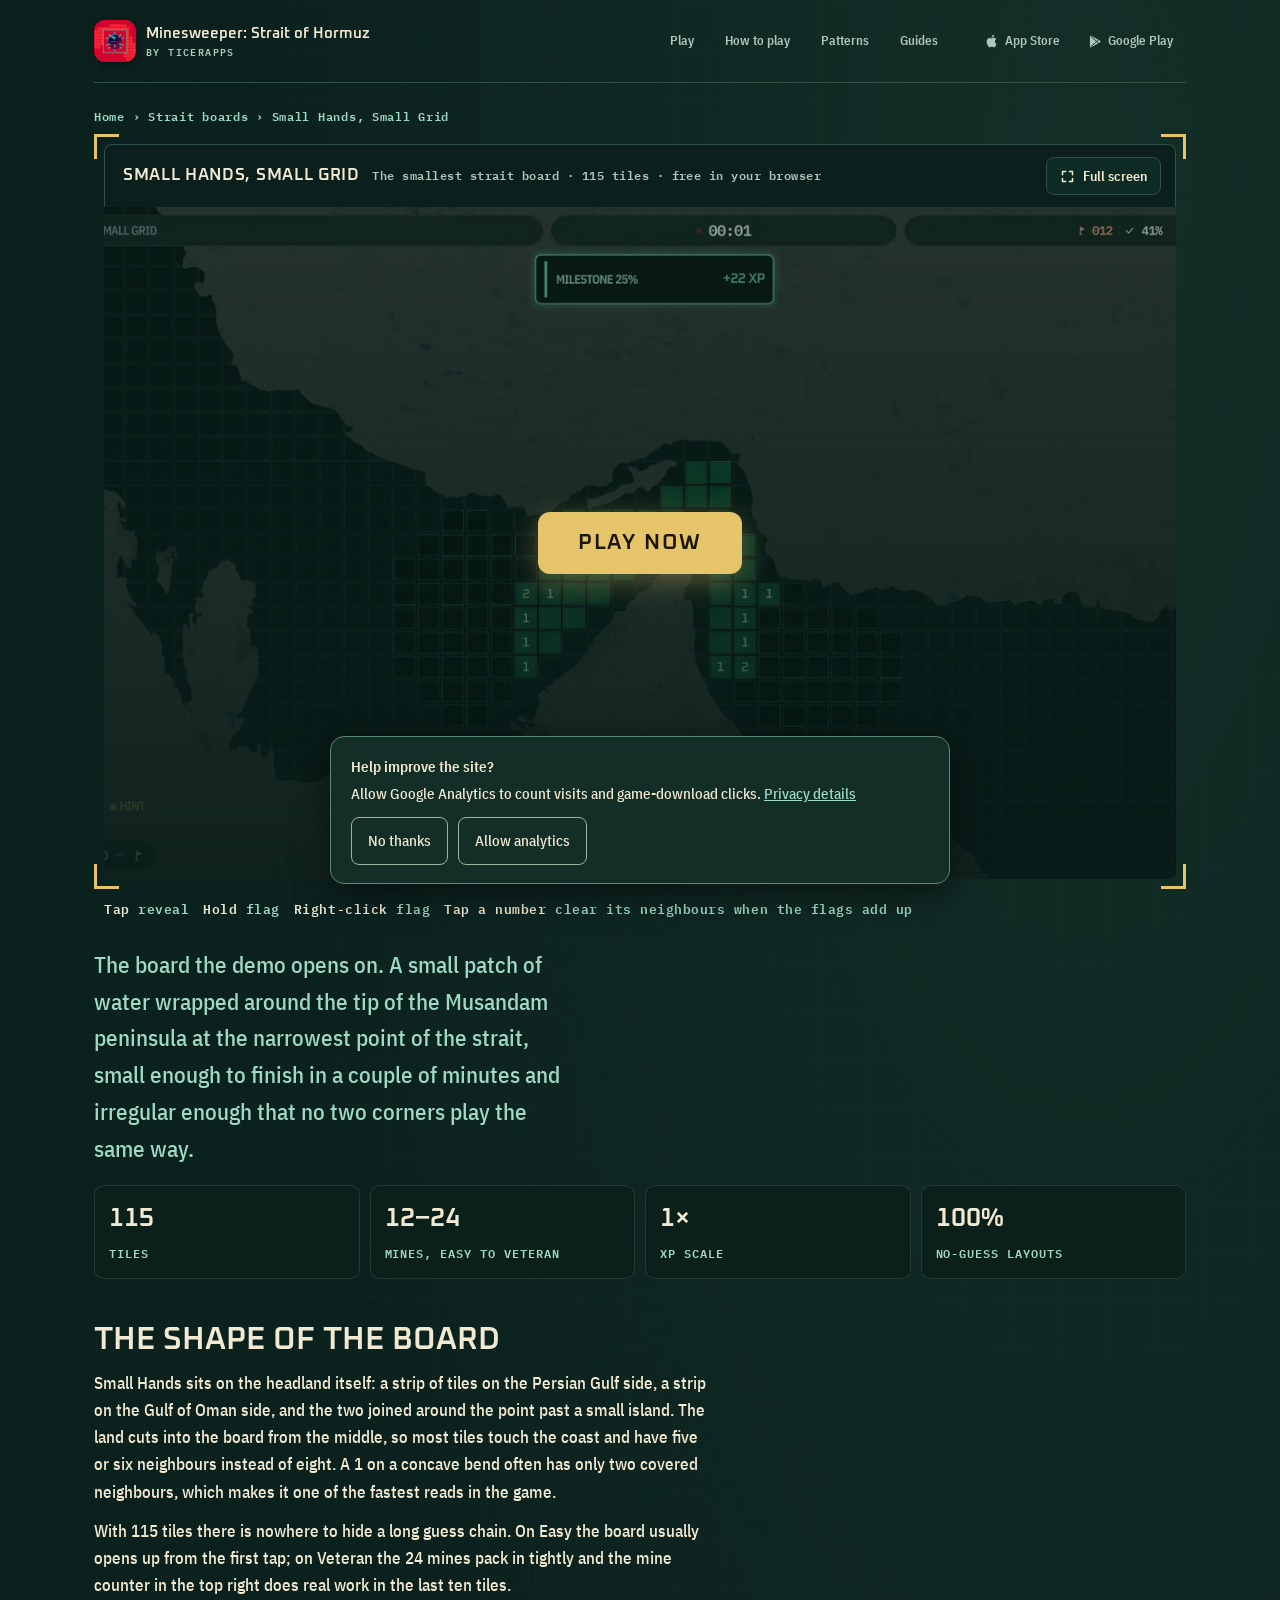
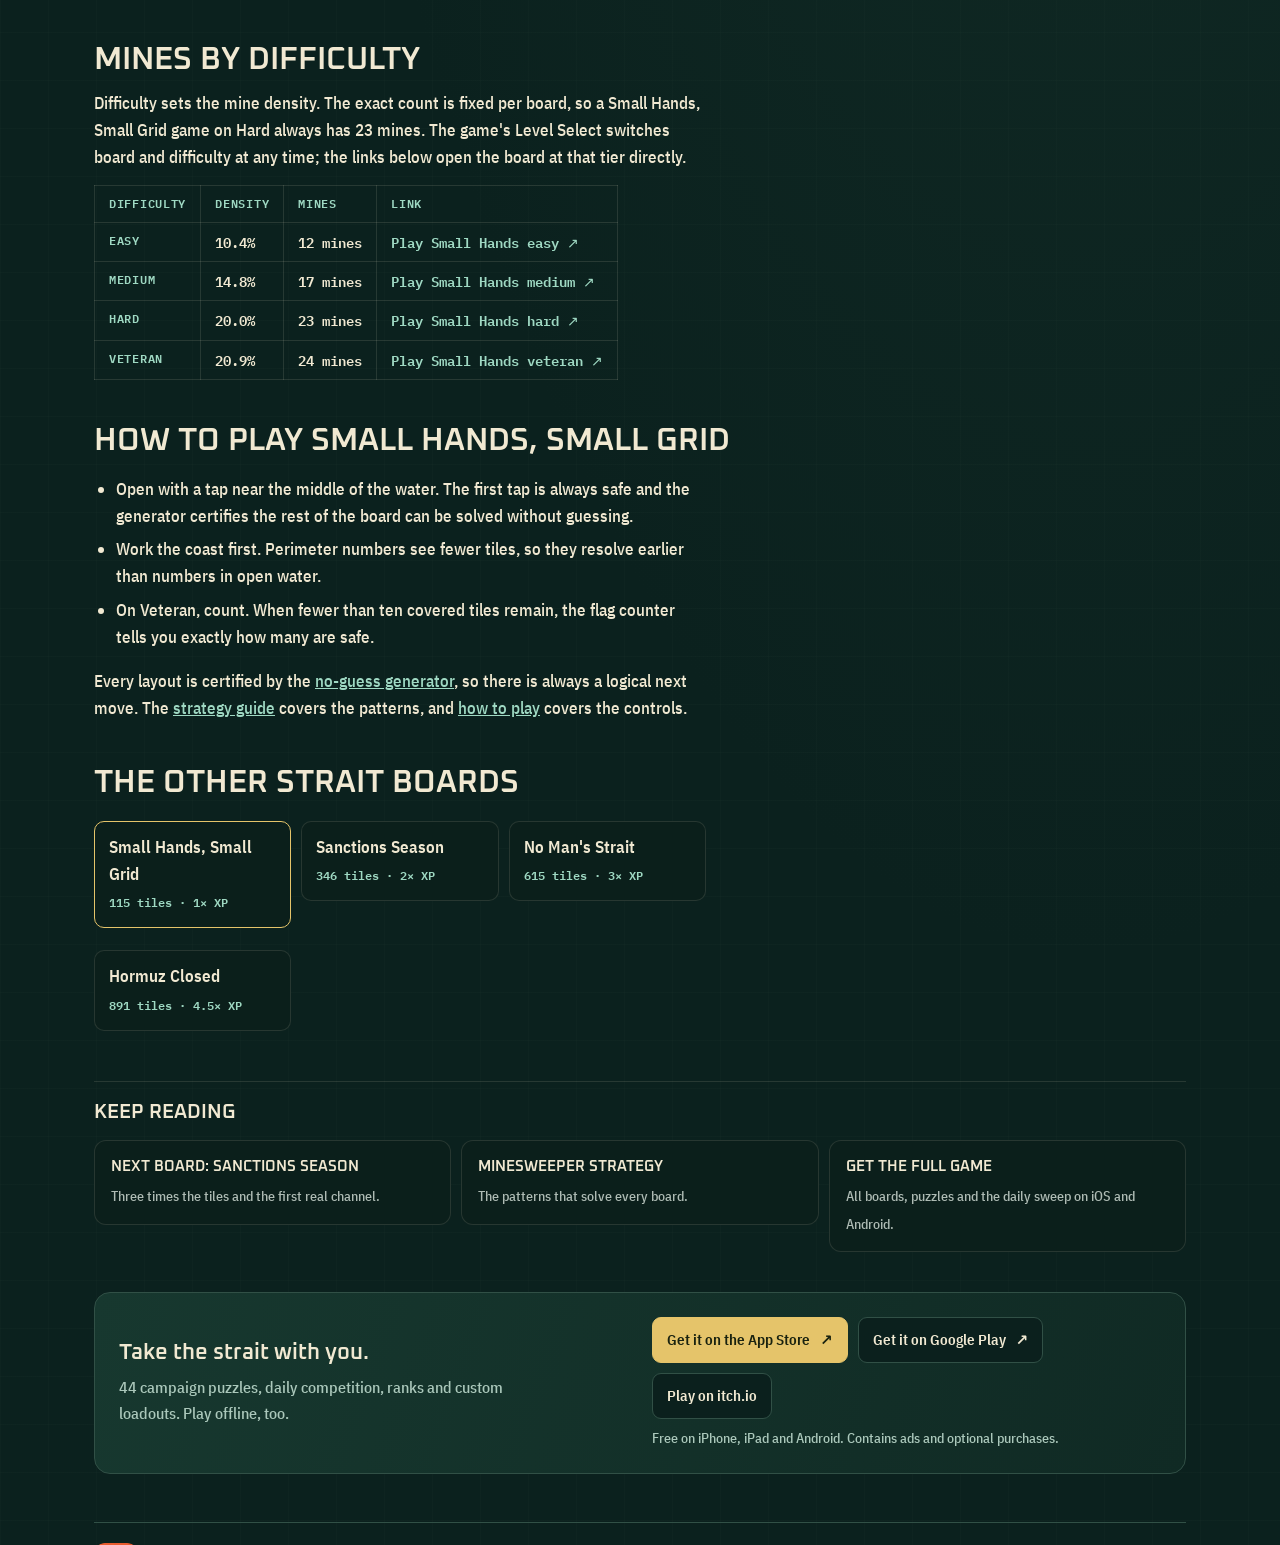
<file: boards/small-hands/index.html>
<!doctype html>
<html lang="en">
<head>
<meta charset="utf-8">
<meta name="viewport" content="width=device-width, initial-scale=1">
<title>Small Hands, Small Grid – Play the Smallest Strait Minesweeper Board</title>
<meta name="description" content="Play Small Hands, Small Grid free in your browser: a 115-tile minesweeper board cut from the Strait of Hormuz coastline, 12 to 24 mines, first tap always safe.">
<link rel="canonical" href="https://minesweeperstraitofhormuz.com/boards/small-hands/">
<meta name="robots" content="index, follow, max-image-preview:large">
<meta property="og:type" content="website"><meta property="og:site_name" content="Minesweeper: Strait of Hormuz"><meta property="og:title" content="Small Hands, Small Grid – Play the Smallest Strait Minesweeper Board"><meta property="og:description" content="Play Small Hands, Small Grid free in your browser: a 115-tile minesweeper board cut from the Strait of Hormuz coastline, 12 to 24 mines, first tap always safe."><meta property="og:url" content="https://minesweeperstraitofhormuz.com/boards/small-hands/"><meta property="og:image" content="https://minesweeperstraitofhormuz.com/assets/board-small-hands.webp">
<meta name="twitter:card" content="summary_large_image">
<link rel="icon" href="../../assets/icon-192.png" type="image/png">
<link rel="preload" as="image" href="../../assets/board-small-hands.webp" fetchpriority="high">

<style>:root{--bg:#0d2623;--bg-deep:#091c19;--panel:#0b1f1b;--line:rgba(236,228,205,.12);--cream:#f1e9d2;--mint:#9fd9c3;--gold:#e5c46a;--flag:#ff6a3d;--alert:#c84b3a;--tile:#0a1e1a;--tile-edge:#1d4a3f;--open:#1f6b45;
  --display:"Oxanium",system-ui,sans-serif;--body:"IBM Plex Sans Condensed","Arial Narrow",system-ui,sans-serif;--mono:"IBM Plex Mono",ui-monospace,Menlo,monospace;color-scheme:dark}
*{box-sizing:border-box}
body{margin:0;background:var(--bg);color:var(--cream);font:17px/1.6 var(--body);background-image:linear-gradient(rgba(159,217,195,.045) 1px,transparent 1px),linear-gradient(90deg,rgba(159,217,195,.045) 1px,transparent 1px);background-size:36px 36px}
a{color:var(--mint)}
img{max-width:100%;height:auto}
.wrap{max-width:1040px;margin:0 auto;padding:0 16px 60px}
.top{display:flex;align-items:center;justify-content:space-between;gap:16px;padding:14px 0;border-bottom:1px solid var(--line);flex-wrap:wrap}
@media (max-width:600px){.nav{display:none}}
.brand{display:flex;align-items:center;gap:12px;text-decoration:none;color:var(--cream)}
.brand img{width:40px;height:40px;border-radius:9px;box-shadow:0 2px 10px rgba(0,0,0,.4)}
.brand b{font-family:var(--display);font-size:17px;line-height:1.1;display:block}
.brand small{font-family:var(--mono);font-size:11px;letter-spacing:.12em;color:var(--mint);text-transform:uppercase}
.nav{display:flex;gap:18px;font-family:var(--mono);font-size:12px;letter-spacing:.1em;text-transform:uppercase;flex-wrap:wrap}
.nav a{color:var(--cream);text-decoration:none;opacity:.8}.nav a:hover{opacity:1;color:var(--gold)}
.crumbs{font-family:var(--mono);font-size:12px;letter-spacing:.06em;color:var(--mint);margin:22px 0 6px}
.crumbs a{text-decoration:none}
h1,h2,h3{font-family:var(--display);text-wrap:balance;line-height:1.08;margin:0}
h1{font-size:clamp(34px,6vw,54px);text-transform:uppercase}
h2{font-size:clamp(24px,3.6vw,32px);text-transform:uppercase;margin-top:44px;color:var(--cream)}
h3{font-size:20px;margin-top:26px;color:var(--mint)}
.lead{font-size:clamp(18px,2.3vw,21px);color:var(--mint);max-width:60ch;margin:12px 0 0}
article p{max-width:68ch;margin:12px 0}
article ul,article ol{max-width:68ch;padding-left:22px}
article li{margin:6px 0}
.rule{height:2px;background:var(--line);position:relative;margin:28px 0}
.rule::before{content:"";position:absolute;left:0;top:0;width:120px;height:2px;background:var(--gold)}
.callout{border:1px solid var(--line);background:var(--panel);border-radius:14px;padding:18px 22px;margin:22px 0;max-width:68ch}
.callout b{font-family:var(--display);color:var(--gold);text-transform:uppercase;font-size:15px;letter-spacing:.06em;display:block;margin-bottom:4px}
.cta{display:inline-block;background:var(--gold);color:#1b1708;font:700 16px/1 var(--display);letter-spacing:.08em;text-transform:uppercase;text-decoration:none;padding:14px 22px;border-radius:12px;margin-top:8px}
.cta:hover{background:#f0d57f}
figure{margin:24px 0;max-width:420px}
figure img{border-radius:12px;border:1px solid var(--line)}
figcaption{font-size:14px;color:#aebbb4;margin-top:8px}
table{border-collapse:collapse;margin:14px 0;font-variant-numeric:tabular-nums;max-width:100%}
th,td{border-bottom:1px solid var(--line);padding:8px 14px 8px 0;text-align:left;vertical-align:top}
th{font-family:var(--mono);font-size:12px;letter-spacing:.08em;text-transform:uppercase;color:var(--mint)}
.wide{overflow-x:auto}
/* mini board illustrations */
.mini{display:inline-grid;gap:3px;margin:0;vertical-align:top}
.mini span{width:34px;height:34px;display:grid;place-items:center;font:600 15px var(--mono);border-radius:3px;background:#102b26;box-shadow:inset 0 0 0 2px #2b6a59,inset 3px 3px 4px rgba(159,217,195,.14),inset -3px -3px 4px rgba(0,0,0,.55)}
.mini .o{background:var(--open);color:#eef7f0}
.mini .o.n2{color:#bfe8c9}.mini .o.n3{color:#e9c35a}
.mini .f{box-shadow:inset 0 0 0 2px var(--flag);color:var(--flag)}
.mini .s{box-shadow:inset 0 0 0 2px var(--mint);color:var(--mint)}
.mini .x{background:transparent;box-shadow:none}
.row{display:grid;grid-template-columns:216px minmax(0,1fr);gap:8px 24px;align-items:start;margin-top:16px}
.row>p{margin:0;max-width:60ch}
.row>figure,.row>.mini,.row>div{margin:0;justify-self:start}
@media (max-width:620px){.row{grid-template-columns:1fr}}
.related{border-top:1px solid var(--line);margin-top:44px;padding-top:20px}
.related h2{margin-top:0;font-size:20px}
.related ul{list-style:none;padding:0;display:grid;gap:10px;grid-template-columns:repeat(auto-fit,minmax(220px,1fr))}
.related a{display:block;border:1px solid var(--line);border-radius:12px;padding:14px 16px;text-decoration:none;color:var(--cream);background:var(--panel)}
.related a b{display:block;font-family:var(--display);text-transform:uppercase;font-size:15px;margin-bottom:3px}
.related a span{color:#aebbb4;font-size:14px}
footer{border-top:1px solid var(--line);margin-top:40px;padding-top:20px;font-size:14px;color:#aebbb4;display:flex;justify-content:space-between;gap:16px;flex-wrap:wrap}
footer nav{display:flex;gap:16px;flex-wrap:wrap}footer a{text-decoration:none}

/* section 7: chord animation. The 3 is satisfied by three flags; tapping it opens the rest. */
.chord{display:inline-grid;grid-template-columns:repeat(3,34px);gap:3px;margin:0;position:relative}
.chord span{width:34px;height:34px;display:grid;place-items:center;font:600 15px var(--mono);border-radius:3px;background:#102b26;box-shadow:inset 0 0 0 2px #2b6a59,inset 3px 3px 4px rgba(159,217,195,.14),inset -3px -3px 4px rgba(0,0,0,.55);color:transparent}
.chord .f{box-shadow:inset 0 0 0 2px var(--flag);color:var(--flag)}
.chord .c{background:var(--open);color:#e9c35a;position:relative}
.chord .c::after{content:"";position:absolute;inset:-4px;border:2px solid var(--mint);border-radius:6px;opacity:0;animation:chord-tap 4s infinite}
.chord .h{position:relative;overflow:hidden}
.chord .h::before{content:attr(data-n);position:absolute;inset:0;display:grid;place-items:center;background:var(--open);color:#eef7f0;border-radius:3px;opacity:0;animation:chord-open 4s infinite}
.chord .h.d1::before{animation-delay:.08s}.chord .h.d2::before{animation-delay:.16s}.chord .h.d3::before{animation-delay:.24s}.chord .h.d4::before{animation-delay:.32s}
@keyframes chord-tap{0%,38%{opacity:0;transform:scale(.8)}42%{opacity:1;transform:scale(1)}55%{opacity:0;transform:scale(1.25)}100%{opacity:0}}
@keyframes chord-open{0%,44%{opacity:0}52%,88%{opacity:1}100%{opacity:0}}
.chord-cap{font-family:var(--mono);font-size:12px;letter-spacing:.06em;color:var(--mint);margin:0 0 4px}
@media (prefers-reduced-motion:reduce){.chord .h::before{animation:none;opacity:1}.chord .c::after{animation:none}}
.hud-fig{margin:0;max-width:216px}
.hud-fig img{border-radius:999px;border:1px solid var(--line);display:block}
.hud-fig figcaption{font-size:13px}

.game{margin-top:26px}
.bracket{position:relative;padding:10px}
.bracket::before,.bracket::after,.bracket i::before,.bracket i::after{content:"";position:absolute;width:22px;height:22px;border:3px solid var(--gold);pointer-events:none}
.bracket::before{left:0;top:0;border-right:0;border-bottom:0}
.bracket::after{right:0;top:0;border-left:0;border-bottom:0}
.bracket i::before{left:0;bottom:0;border-right:0;border-top:0}
.bracket i::after{content:"";position:absolute;width:22px;height:22px;border:3px solid var(--gold);pointer-events:none}
.frame{position:relative;background:var(--bg-deep);border-radius:6px;overflow:hidden;aspect-ratio:16/10;max-width:100%}
@media (max-width:700px){.frame{aspect-ratio:auto;height:min(78vh,620px)}}
.frame iframe{position:absolute;inset:0;width:100%;height:100%;border:0;display:block;background:var(--bg-deep)}
.poster{position:absolute;inset:0;display:flex;flex-direction:column;align-items:center;justify-content:center;gap:18px;background:center/cover no-repeat url("../../assets/board-small-hands.webp");text-align:center;padding:24px}
.poster::before{content:"";position:absolute;inset:0;background:linear-gradient(180deg,rgba(9,28,25,.35),rgba(9,28,25,.85))}
.poster>*{position:relative}
.poster h2{font-size:clamp(22px,4vw,34px);text-transform:uppercase}
.poster p{margin:0;color:var(--mint);max-width:44ch}
.play{font:700 18px/1 var(--display);letter-spacing:.08em;text-transform:uppercase;background:var(--gold);color:#1b1708;border:0;border-radius:12px;padding:16px 28px;cursor:pointer;box-shadow:0 8px 30px rgba(229,196,106,.35)}
.play:hover,.play:focus-visible{background:#f0d57f;outline:none}
.play:focus-visible{background:#f0d57f;outline:none}
.poster small{font-family:var(--mono);font-size:12px;letter-spacing:.06em;color:var(--mint);opacity:.85}
.under{display:flex;justify-content:space-between;align-items:center;gap:12px;flex-wrap:wrap;margin-top:12px;font-family:var(--mono);font-size:13px;letter-spacing:.04em;color:var(--mint)}
.under a{color:var(--cream)}
.under .legend{display:flex;gap:14px;flex-wrap:wrap}
.under .legend b{color:var(--cream);font-weight:600}
.h2-inline{font-size:clamp(20px,2.6vw,26px);text-transform:uppercase;letter-spacing:.04em;color:var(--mint);margin:22px 0 4px;grid-column:1/-1}
.skip{position:absolute;left:-999px;top:0;background:var(--gold);color:#000;padding:8px 12px}
.skip:focus{left:16px;z-index:10}
.hero p.lead{font-size:clamp(18px,2.4vw,23px);color:var(--mint);margin:14px 0 0;max-width:40ch}

.board-head{display:grid;gap:18px;grid-template-columns:minmax(0,1fr) auto;align-items:end}
.board-head h1{margin:6px 0 0}
article p.lead{font-size:clamp(18px,2.4vw,23px);color:var(--mint);margin:14px 0 0;max-width:40ch}
.stats{display:grid;grid-template-columns:repeat(auto-fit,minmax(150px,1fr));gap:10px;margin:18px 0 0}
.stats div{background:var(--panel);border:1px solid var(--line);border-radius:10px;padding:12px 14px}
.stats b{display:block;font-family:var(--display);font-size:26px;color:var(--cream)}
.stats span{font-family:var(--mono);font-size:12px;letter-spacing:.08em;text-transform:uppercase;color:var(--mint)}
table.mines{border-collapse:collapse;margin:14px 0 0;font-family:var(--mono);font-size:14px}
table.mines th,table.mines td{border:1px solid var(--line);padding:8px 14px;text-align:left}
table.mines th{color:var(--mint);font-weight:600;letter-spacing:.06em;text-transform:uppercase;font-size:12px}
table.mines td a{text-decoration:none}
.boards-nav{display:grid;grid-template-columns:repeat(auto-fit,minmax(170px,1fr));gap:10px;list-style:none;padding:0;margin:14px 0 0}
.boards-nav a{display:block;background:var(--panel);border:1px solid var(--line);border-radius:10px;padding:12px 14px;text-decoration:none}
.boards-nav a[aria-current]{border-color:var(--gold)}
.boards-nav b{display:block;color:var(--cream)}
.boards-nav span{font-family:var(--mono);font-size:12px;color:var(--mint)}
</style>
<meta name="google-adsense-account" content="ca-pub-9806107692884322">
<script defer src="/assets/ads.js"></script>
<script type="application/ld+json">{"@context": "https://schema.org", "@graph": [{"@type": "BreadcrumbList", "itemListElement": [{"@type": "ListItem", "position": 1, "name": "Home", "item": "https://minesweeperstraitofhormuz.com/"}, {"@type": "ListItem", "position": 2, "name": "Strait boards", "item": "https://minesweeperstraitofhormuz.com/#boards"}, {"@type": "ListItem", "position": 3, "name": "Small Hands, Small Grid", "item": "https://minesweeperstraitofhormuz.com/boards/small-hands/"}]}, {"@type": "VideoGame", "name": "Minesweeper: Strait of Hormuz \u2013 Small Hands, Small Grid", "url": "https://minesweeperstraitofhormuz.com/boards/small-hands/", "image": "https://minesweeperstraitofhormuz.com/assets/board-small-hands.webp", "description": "Play Small Hands, Small Grid free in your browser: a 115-tile minesweeper board cut from the Strait of Hormuz coastline, 12 to 24 mines, first tap always safe.", "genre": ["Puzzle", "Minesweeper"], "playMode": "SinglePlayer", "applicationCategory": "Game", "gamePlatform": ["Web browser", "iOS", "Android"], "author": {"@type": "Organization", "name": "Ticerapps"}, "offers": {"@type": "Offer", "price": "0", "priceCurrency": "USD"}}, {"@type": "WebPage", "name": "Small Hands, Small Grid \u2013 Play the Smallest Strait Minesweeper Board", "url": "https://minesweeperstraitofhormuz.com/boards/small-hands/", "description": "Play Small Hands, Small Grid free in your browser: a 115-tile minesweeper board cut from the Strait of Hormuz coastline, 12 to 24 mines, first tap always safe.", "datePublished": "2026-10-13", "dateModified": "2026-10-14", "isPartOf": {"@type": "WebSite", "name": "Minesweeper: Strait of Hormuz", "url": "https://minesweeperstraitofhormuz.com/"}}]}</script>

<style id="window-styles">
/* Board pages share the homepage's game window (2026-11-10). */
.window-bar{display:flex;align-items:center;justify-content:space-between;gap:12px 20px;padding:12px 14px 12px 18px;background:var(--surface);border:1px solid var(--edge);border-bottom:0;border-radius:8px 8px 0 0}
.window-bar h1{font:600 17px/1.3 var(--display);text-transform:uppercase;letter-spacing:.04em;color:var(--cream);margin:0}
.window-bar h1 span{display:inline;margin-left:8px;font:500 12px/1.3 var(--mono);text-transform:none;letter-spacing:.04em;color:var(--ink-soft)}
.board-window .frame{border-radius:0 0 8px 8px;aspect-ratio:750/470}
.board-window .poster .play{font-size:22px;padding:20px 40px}
.frame:fullscreen{border-radius:0}
.fs-link{flex:none;display:inline-flex;align-items:center;gap:8px;min-height:38px;padding:0 13px;border:1px solid var(--edge);border-radius:8px;background:#0d2a24;color:var(--cream)!important;text-decoration:none;font:600 14px var(--body)}
.fs-link:hover{border-color:var(--mint)}
.board-window .under{margin-top:10px;padding-inline:10px}
.board-window{margin-top:8px}
.board-window .bracket i::after{right:0;bottom:0;left:auto;top:auto;border-left:0;border-top:0}
.board-about{margin-top:26px}
@media(max-width:580px){.window-bar{padding:10px 10px 10px 14px}.window-bar h1{font-size:15px}.window-bar h1 span{display:block;margin:2px 0 0}.fs-link{padding:0 10px;font-size:13px}}
</style>

<!-- shared-style:start --><script>(function(d,u){d.classList.add("js");if(/iPhone|iPad|iPod/.test(u)||(/Macintosh/.test(u)&&navigator.maxTouchPoints>1))d.classList.add("is-ios");else if(/Android/i.test(u))d.classList.add("is-android");})(document.documentElement,navigator.userAgent);</script><link rel="preload" href="/assets/fonts/hormuz-display.woff2" as="font" type="font/woff2" crossorigin><link rel="preload" href="/assets/fonts/hormuz-body-medium.woff2" as="font" type="font/woff2" crossorigin><style>/* Self-hosted OFL font subsets. Optional display prevents late font swaps. */
@font-face{font-family:"Hormuz Web Display";src:url('/assets/fonts/hormuz-display.woff2') format('woff2');font-weight:600 700;font-display:optional}
@font-face{font-family:'Hormuz Web Sans';src:url('/assets/fonts/hormuz-body-medium.woff2') format('woff2');font-weight:400 500;font-display:optional}
@font-face{font-family:'Hormuz Web Sans';src:url('/assets/fonts/hormuz-body-semibold.woff2') format('woff2');font-weight:600 700;font-display:optional}
@font-face{font-family:'Hormuz Web Mono';src:url('/assets/fonts/hormuz-mono.woff2') format('woff2');font-weight:400 700;font-display:optional}
/* Shared navigation, landing-page refinements and illustrated field guide. */
:root{--display:"Hormuz Web Display",system-ui,sans-serif;--body:"Hormuz Web Sans","Arial Narrow",system-ui,sans-serif;--mono:"Hormuz Web Mono",ui-monospace,Menlo,monospace;--ink-soft:#abc8bb;--surface:#0b201d;--edge:#315046;--radius:16px}
html{scroll-padding-top:110px}
body{font-family:var(--body);background-color:#0b211e;background-image:radial-gradient(ellipse at 85% 5%,#20423666,transparent 55%),linear-gradient(#9fd9c305 1px,transparent 1px),linear-gradient(90deg,#9fd9c305 1px,transparent 1px);background-size:auto,48px 48px,48px 48px}
.wrap{max-width:1140px;padding-inline:24px}
a,button,summary{-webkit-tap-highlight-color:transparent}
:focus-visible{outline:3px solid var(--gold);outline-offset:5px}
button{font:inherit;cursor:pointer}button:disabled{cursor:default}
[hidden]{display:none!important}
.top.site-header{position:relative;z-index:20;display:flex;flex-wrap:wrap;align-items:center;gap:20px;padding:20px 0;margin:0 0 24px;border-bottom:1px solid var(--edge)}
.site-header .brand{min-width:0;gap:10px;flex:1 1 240px}
.site-header .brand img{width:42px;height:42px;flex:none;border-radius:11px}
.site-header .brand b{font-family:var(--display);font-size:15px;line-height:1.4;letter-spacing:0;max-width:260px}
.site-header .brand small{display:block;font:500 10px/1.5 var(--mono);letter-spacing:.14em;color:var(--ink-soft)}
.site-nav{display:flex;align-items:center;gap:5px;flex-wrap:wrap}
.site-nav a{font:600 13px/1.4 var(--body);padding:10px 13px;border-radius:8px;text-decoration:none;color:var(--ink-soft);white-space:nowrap}
.site-nav a:hover,.site-nav a[aria-current="page"]{background:#9fd9c310;color:var(--cream)}
.site-nav a.nav-download{background:var(--gold);color:#1b230f;margin-left:8px}
.menu-toggle{display:none;border:1px solid var(--edge);border-radius:8px;background:var(--surface);color:var(--cream);padding:10px 14px;font:600 14px var(--body)}
.hero{padding-top:28px!important}
.hero h1{font-size:clamp(36px,6vw,68px)!important;max-width:900px;letter-spacing:-.035em}
.hero .eyebrow{font-size:11px;letter-spacing:.12em;margin-bottom:16px}
.hero p.lead{font-size:clamp(18px,2vw,22px);max-width:640px;margin-bottom:20px;line-height:1.55}
.hero-actions,.download-actions{display:flex;align-items:center;gap:10px;flex-wrap:wrap;margin:20px 0}
.action-primary,.action-secondary{display:inline-flex;align-items:center;justify-content:center;gap:10px;min-height:46px;padding:12px 19px;border-radius:9px;font:600 16px/1.3 var(--body);text-decoration:none;border:1px solid var(--edge)}
.action-primary{background:var(--gold);color:#19220f;border-color:var(--gold)}
.action-secondary{background:var(--surface);color:var(--cream)}
.action-primary:hover{background:#f3d681}.action-secondary:hover{border-color:var(--mint)}
.availability{color:var(--ink-soft);font-size:14px;margin:0!important}
.download-strip{display:flex;align-items:center;justify-content:space-between;gap:24px;background:linear-gradient(110deg,#17382f,#102a24);border:1px solid var(--edge);border-radius:var(--radius);padding:24px;margin:40px 0}
.download-strip h2{margin:0;font-size:22px;line-height:1.25;text-transform:none}
.download-strip p{font-size:16px;color:var(--ink-soft);max-width:48ch;margin:8px 0 0}
.download-strip .download-actions{margin:0;flex-shrink:0}
.download-strip>div{min-width:0;flex:1}.download-strip .download-actions a{font-size:15px;padding:11px 14px}.download-strip small{display:block;margin-top:8px;color:var(--ink-soft)}
.social-section{display:grid;grid-template-columns:.8fr 1.2fr;gap:32px;align-items:center;margin:44px 0;border:1px solid var(--edge);border-radius:var(--radius);padding:28px;background:var(--surface)}
.social-section h2{font-size:30px;margin:6px 0 14px;line-height:1.2}
.social-section p{color:var(--ink-soft);max-width:40ch}.social-preview{min-width:0;text-align:center;border:1px dashed #47675a;border-radius:12px;padding:22px}
.social-preview .embed-notice{font-size:13px;margin:12px auto;max-width:38ch}.social-preview blockquote{min-width:0!important;margin:0!important}
.social-preview iframe{max-width:100%!important}.social-preview .social-handle{display:block;margin:14px 0;text-decoration:none;font-family:var(--mono);font-size:14px}
.site-footer{align-items:flex-start;margin-top:48px;border-top:1px solid var(--edge)}
.site-footer nav{display:flex;gap:18px;flex-wrap:wrap}.site-footer p{margin:0}.text-button{border:0;background:none;color:var(--mint);text-decoration:underline;padding:0;font:inherit}
.guide-intro{display:grid;grid-template-columns:1.15fr .85fr;gap:36px;align-items:center;padding:20px 0 28px}
.guide-intro h1{font-size:clamp(34px,5vw,56px);letter-spacing:-.025em;line-height:1.08}
.guide-intro .lead{font-size:19px;max-width:45ch;line-height:1.6}
.guide-kicker{color:var(--gold);font:500 11px var(--mono);letter-spacing:.15em;text-transform:uppercase;margin-bottom:14px}
.pattern-legend{display:flex;gap:10px 18px;flex-wrap:wrap;font-size:14px;color:var(--ink-soft);margin:20px 0}
.legend-safe{color:#b3eacc}.legend-mine{color:#ffa67d}.pattern-note{font-size:15px;color:var(--ink-soft);padding:16px 20px;border-left:2px solid var(--gold);background:#e5c46a06;max-width:76ch}
.guide-jump{display:flex;flex-wrap:wrap;gap:8px;margin:24px 0 30px}.guide-jump a{border:1px solid var(--edge);border-radius:30px;padding:7px 13px;font-size:14px;text-decoration:none}
.pattern-cards{display:grid;grid-template-columns:repeat(2,minmax(0,1fr));gap:18px}
.pattern-card{background:var(--surface);border:1px solid var(--edge);border-radius:var(--radius);padding:24px;min-width:0;scroll-margin-top:22px}
.pattern-card .pattern-group{margin:0 0 8px;color:var(--gold);font:500 10px var(--mono);letter-spacing:.1em;text-transform:uppercase}
.pattern-card h2{font-size:23px;margin:0;line-height:1.25;text-transform:none;letter-spacing:0}
.pattern-card p{font-size:17px;line-height:1.5;color:var(--ink-soft)}
.pattern-stage{display:flex;justify-content:center;align-items:center;min-height:202px;padding:22px 8px;margin:18px 0;background:radial-gradient(ellipse,#163e3055,transparent 70%);border-block:1px solid #9fd9c30b;overflow:hidden}
.pattern-board{display:grid;grid-template-columns:repeat(var(--cols),minmax(0,46px));gap:4px;width:max-content;max-width:100%}
.pattern-cell{width:46px;height:46px;border-radius:5px;display:grid;place-items:center;font:600 22px/1 var(--mono);box-sizing:border-box}
.pattern-cell.covered{background:linear-gradient(140deg,#235c47,#153e32);border:1px solid #538870;box-shadow:inset 2px 2px #7ab89524,inset -2px -2px #0003;color:#add1be}
.pattern-cell.clue{background:#12342a;border:1px solid #234c3e;color:#b8ddeb}
.pattern-cell.clue.n2{color:#a8d9a2}.pattern-cell.clue.n3{color:#f1d486}.pattern-cell.clue.n4{color:#ddaff7}
.pattern-cell.outside{background:repeating-linear-gradient(135deg,transparent,transparent 5px,#9fd9c308 5px,#9fd9c308 6px);border:1px dashed #9fd9c312;color:transparent}
.pattern-cell.flag,.pattern-board.show-answer .answer-mine{background:#4b3024;border:1px solid #d9865e;color:#ffb58e}
.pattern-board.show-answer .answer-safe{background:#315544;border:2px solid #b3eacc;color:#c7f3d9}
.pattern-board .answer-symbol{display:none}.pattern-board.show-answer .answer-symbol{display:inline}.pattern-board.show-answer .answer-marked .hidden-symbol{display:none}
.pattern-card details{border-top:1px solid var(--edge);padding-top:14px}.pattern-card summary{cursor:pointer;color:var(--mint);font-size:16px}.pattern-card details p{font-size:16px}
.pattern-card details[open] summary{margin-bottom:8px}
.pattern-answer{display:flex;align-items:center;justify-content:space-between;gap:12px}
.pattern-answer button{padding:8px 12px;border:1px solid #52745e;border-radius:7px;background:#153c30;color:var(--cream);font-size:14px}.pattern-answer small{color:var(--ink-soft);font-size:12px}
.quiz{border:1px solid #6f7345;border-radius:var(--radius);background:linear-gradient(140deg,#243a2a,#10251e);padding:24px;text-align:center}
.quiz h2{font-size:21px;margin:0 0 18px;text-transform:none}.quiz .pattern-board{margin:auto}.quiz .pattern-cell.covered:hover{border-color:var(--gold);transform:translateY(-2px)}
.quiz-feedback{font-size:16px;min-height:48px;margin:18px 0 0!important;color:var(--ink-soft)}
.guide-end{display:grid;grid-template-columns:1fr 1fr;gap:24px;margin:34px 0}.guide-end h2{font-size:22px;text-transform:none;margin:0 0 10px}.guide-end p{font-size:17px;color:var(--ink-soft)}
.policy-head{max-width:760px}.privacy-short{background:var(--surface);border:1px solid var(--edge);border-radius:12px;padding:20px;margin:24px 0}.privacy-short p{margin:0}.policy-links{display:flex;gap:16px;flex-wrap:wrap}
@media(min-width:900px){.hero .game{margin-top:34px}.hero>.cta{padding:28px}}
@media(max-width:800px){.site-header .brand{flex:1}.site-header .brand b{max-width:235px}.js .menu-toggle{display:block}.site-nav{width:100%;padding-top:10px;border-top:1px solid var(--edge);gap:6px}.js .site-nav:not(.is-open){display:none}.site-nav a{padding:12px 14px;flex:1 0 auto;text-align:center}.site-nav a.nav-download{margin-left:0}.top.site-header{gap:12px;margin-bottom:18px;padding:16px 0}.guide-intro{grid-template-columns:1fr;gap:22px}.quiz{max-width:480px;width:100%;justify-self:center}.social-section{grid-template-columns:1fr}.download-strip{align-items:flex-start;flex-direction:column}.pattern-card{padding:20px}}
@media(max-width:580px){.wrap{padding-inline:18px}.site-header .brand b{max-width:190px;font-size:13px}.site-header .brand img{width:36px;height:36px}.site-header .brand small{font-size:9px}.menu-toggle{padding:9px 11px}.hero{padding-top:14px!important}.hero h1{font-size:36px!important}.hero .eyebrow{font-size:10px;line-height:1.8}.hero-actions a{flex:1 1 auto}.pattern-cards{grid-template-columns:1fr}.guide-end{grid-template-columns:1fr}.social-section{padding:20px}.social-preview{padding:16px 10px}.download-strip{padding:22px}.guide-intro{padding-top:12px}.guide-jump{gap:7px}.guide-jump a{font-size:13px}.site-footer{display:block}.site-footer nav{margin-top:18px}}
@media(prefers-reduced-motion:reduce){*,*::before,*::after{scroll-behavior:auto!important;animation:none!important;transition:none!important}}
.analytics-choice{position:fixed;z-index:1000;bottom:16px;left:16px;right:16px;margin:auto;max-width:620px;padding:18px 20px;background:#122e27;border:1px solid #5c8771;border-radius:14px;box-shadow:0 8px 35px #0008;font-size:15px}.analytics-choice[hidden]{display:none}.analytics-choice p{margin:4px 0 12px;line-height:1.45}.analytics-actions{display:flex;gap:10px;flex-wrap:wrap}.analytics-actions button{padding:11px 16px;background:transparent;border:1px solid #98b6a6;border-radius:8px;color:var(--cream);font:inherit;cursor:pointer}.analytics-actions button:hover{background:#28483a}.analytics-actions button[hidden]{display:none}html:not(.js) [data-answer]{display:none}html:not(.js) .pattern-board .answer-marked .answer-symbol{display:inline}html:not(.js) .pattern-board .answer-marked .hidden-symbol{display:none}

.social-media{min-width:0}.youtube-preview{position:relative;aspect-ratio:16/9;border:1px solid var(--line);border-radius:16px;overflow:hidden;background:linear-gradient(120deg,#092b1ddd,#071b12aa),url('/assets/og-image.jpg') center/cover}.youtube-preview button{width:100%;height:100%;display:flex;flex-direction:column;gap:12px;align-items:center;justify-content:center;padding:20px;background:transparent;border:0;color:var(--cream);cursor:pointer;font:inherit}.youtube-preview button:hover{background:#50775633}.youtube-preview strong{font-family:var(--display);font-size:clamp(17px,2vw,23px)}.video-play{display:grid;place-items:center;width:64px;height:64px;background:var(--gold);border-radius:50%;color:#10221a;font-size:38px;line-height:1}.youtube-preview iframe{position:absolute;inset:0;border:0;width:100%;height:100%}.social-media .social-preview{margin-top:24px}

/* App store buttons in the shared header. Computers see both stores; an iPhone/iPad or an
   Android device sees only its own store, as one "Get the app" button next to the menu. */
.site-header .brand{order:0}.site-nav{order:1}.header-apps{order:2}.menu-toggle{order:3}
.header-apps{display:flex;gap:2px}
.header-app{--btn-bg:var(--bg);display:inline-flex;align-items:center;gap:5px;padding:10px 13px;border-radius:8px;color:var(--ink-soft);text-decoration:none;font:600 13px/1.4 var(--body);white-space:nowrap}
.header-app:hover{background:#9fd9c310;color:var(--cream)}.header-app svg{flex:none}
.header-app .lbl-app{display:none}
.is-ios .header-app[data-store="android"],.is-android .header-app[data-store="ios"]{display:none}
.is-ios .header-app,.is-android .header-app{--btn-bg:var(--gold);background:var(--gold);color:#1b230f;min-height:40px;padding:0 13px}
.is-ios .header-app .lbl-store,.is-android .header-app .lbl-store{display:none}
.is-ios .header-app .lbl-app,.is-android .header-app .lbl-app{display:inline}
@media(max-width:800px){.header-apps{order:1}.menu-toggle{order:2}.site-nav{order:3}}
@media(max-width:580px){html:not(.is-ios):not(.is-android) .header-app span{display:none}html:not(.is-ios):not(.is-android) .header-app{padding:10px}}
/* Ticerapps logo in the shared footer. */
.footer-brand{display:inline-flex;align-items:center;gap:12px;text-decoration:none!important;color:var(--cream)}
.footer-brand img{width:44px;height:44px;border-radius:11px;flex:none}
.footer-brand b{display:block;font:600 16px/1.2 var(--display);color:var(--cream)}
.footer-brand small{display:block;font-size:13px;color:var(--ink-soft);margin-top:2px}
.footer-brand:hover b{color:var(--gold)}
.site-footer{align-items:center}
@media(max-width:580px){.menu-toggle{font-size:0;padding:8px 12px}.menu-toggle span{font-size:18px}.site-header .brand b{max-width:none}}
</style><!-- shared-style:end -->
<script defer src="/assets/site.js"></script>
<script defer src="/assets/analytics.js"></script>
</head>
<body>
<a class="skip" href="#play">Skip to the game</a>
<div class="wrap">
<!-- shared-header:start --><header class="top site-header"><a class="brand" href="/" aria-label="Minesweeper: Strait of Hormuz by Ticerapps, home"><img src="/assets/icon-192.png" width="42" height="42" alt=""><span><b>Minesweeper: Strait of Hormuz</b><small>by Ticerapps</small></span></a><button type="button" class="menu-toggle" aria-expanded="false" aria-controls="site-nav">Menu <span aria-hidden="true">☰</span></button><div class="header-apps"><a data-destination="app_store" class="header-app" data-store="ios" href="https://apps.apple.com/app/id6795665498"><svg width="16" height="16" viewBox="0 0 24 24" fill="currentColor" aria-hidden="true"><path d="M16.4 12.6c0-2.3 1.9-3.4 2-3.5-1.1-1.6-2.8-1.8-3.4-1.8-1.4-.1-2.8.9-3.5.9-.7 0-1.8-.8-3-.8-1.5 0-3 .9-3.8 2.3-1.6 2.8-.4 7 1.2 9.3.8 1.1 1.7 2.4 2.9 2.3 1.2 0 1.6-.7 3-.7s1.8.7 3 .7c1.3 0 2.1-1.1 2.8-2.3.9-1.3 1.3-2.6 1.3-2.6s-2.5-1-2.5-3.8zM14.1 5.8c.6-.8 1.1-1.9 1-3-.9 0-2.1.6-2.7 1.4-.6.7-1.1 1.8-1 2.9 1 .1 2.1-.5 2.7-1.3z"/></svg><span class="lbl-store">App Store</span><span class="lbl-app">Get the app</span></a><a data-destination="google_play" class="header-app" data-store="android" href="https://play.google.com/store/apps/details?id=com.ticer.minesweeperstraitofhormuz"><svg width="15" height="15" viewBox="0 0 24 24" aria-hidden="true"><path fill="currentColor" d="M4.6 2.3 20 11.1a1 1 0 0 1 0 1.8L4.6 21.7A1 1 0 0 1 3 20.8V3.2a1 1 0 0 1 1.6-.9z"/><path fill="none" stroke="var(--btn-bg)" stroke-width="1.4" d="M3.6 2.8 14 12 3.6 21.2M14 12l3.3-3.1M14 12l3.3 3.1"/></svg><span class="lbl-store">Google Play</span><span class="lbl-app">Get the app</span></a></div><nav class="site-nav" id="site-nav" aria-label="Main navigation"><a href="/#play">Play</a><a href="/how-to-play/">How to play</a><a href="https://ticerapps.com/minesweeper/strategy/">Patterns</a><a href="https://ticerapps.com/minesweeper/">Guides</a></nav></header><!-- shared-header:end -->
<main>
<nav class="crumbs" aria-label="Breadcrumb"><a href="../../">Home</a> › <a href="../../#boards">Strait boards</a> › Small Hands, Small Grid</nav>
<article>

<div class="game board-window" id="play">
  <div class="bracket"><i></i>
    <div class="window-bar">
      <h1>Small Hands, Small Grid <span>The smallest strait board · 115 tiles · free in your browser</span></h1>
      <a class="fs-link" id="gameFullscreen" href="../../play/?board=small-hands"><svg width="15" height="15" viewBox="0 0 24 24" fill="none" stroke="currentColor" stroke-width="2.4" stroke-linecap="round" stroke-linejoin="round" aria-hidden="true"><path d="M4 9V4h5M20 9V4h-5M4 15v5h5M20 15v5h-5"/></svg>Full screen</a>
    </div>
    <div class="frame" id="frame">
      <div class="poster" id="poster">
        <button class="play" id="playBtn" type="button">Play now</button>
        <noscript><p>The game needs JavaScript. <a href="../../play/?board=small-hands">Open the game page</a>.</p></noscript>
      </div>
    </div>
  </div>
  <div class="under">
    <div class="legend"><span><b>Tap</b> reveal</span><span><b>Hold</b> flag</span><span><b>Right-click</b> flag</span><span><b>Tap a number</b> clear its neighbours when the flags add up</span></div>
  </div>
</div>
<div class="board-about">
<p class="lead">The board the demo opens on. A small patch of water wrapped around the tip of the Musandam peninsula at the narrowest point of the strait, small enough to finish in a couple of minutes and irregular enough that no two corners play the same way.</p>
<div class="stats">
  <div><b>115</b><span>tiles</span></div>
  <div><b>12–24</b><span>mines, Easy to Veteran</span></div>
  <div><b>1×</b><span>XP scale</span></div>
  <div><b>100%</b><span>no-guess layouts</span></div>
</div>
</div>

<h2>The shape of the board</h2>
<p>Small Hands sits on the headland itself: a strip of tiles on the Persian Gulf side, a strip on the Gulf of Oman side, and the two joined around the point past a small island. The land cuts into the board from the middle, so most tiles touch the coast and have five or six neighbours instead of eight. A 1 on a concave bend often has only two covered neighbours, which makes it one of the fastest reads in the game.</p><p>With 115 tiles there is nowhere to hide a long guess chain. On Easy the board usually opens up from the first tap; on Veteran the 24 mines pack in tightly and the mine counter in the top right does real work in the last ten tiles.</p>

<h2>Mines by difficulty</h2>
<p>Difficulty sets the mine density. The exact count is fixed per board, so a Small Hands, Small Grid game on Hard always has 23 mines. The game's Level Select switches board and difficulty at any time; the links below open the board at that tier directly.</p>
<table class="mines"><thead><tr><th scope="col">Difficulty</th><th scope="col">Density</th><th scope="col">Mines</th><th scope="col">Link</th></tr></thead><tbody><tr><th scope="row">Easy</th><td>10.4%</td><td>12 mines</td><td><a href="../../play/?board=small-hands&amp;difficulty=easy">Play Small Hands easy ↗</a></td></tr><tr><th scope="row">Medium</th><td>14.8%</td><td>17 mines</td><td><a href="../../play/?board=small-hands&amp;difficulty=medium">Play Small Hands medium ↗</a></td></tr><tr><th scope="row">Hard</th><td>20.0%</td><td>23 mines</td><td><a href="../../play/?board=small-hands&amp;difficulty=hard">Play Small Hands hard ↗</a></td></tr><tr><th scope="row">Veteran</th><td>20.9%</td><td>24 mines</td><td><a href="../../play/?board=small-hands&amp;difficulty=veteran">Play Small Hands veteran ↗</a></td></tr></tbody></table>

<h2>How to play Small Hands, Small Grid</h2>
<ul><li>Open with a tap near the middle of the water. The first tap is always safe and the generator certifies the rest of the board can be solved without guessing.</li><li>Work the coast first. Perimeter numbers see fewer tiles, so they resolve earlier than numbers in open water.</li><li>On Veteran, count. When fewer than ten covered tiles remain, the flag counter tells you exactly how many are safe.</li></ul>
<p>Every layout is certified by the <a href="https://ticerapps.com/minesweeper/no-guess/">no-guess generator</a>, so there is always a logical next move. The <a href="https://ticerapps.com/minesweeper/strategy/">strategy guide</a> covers the patterns, and <a href="../../how-to-play/">how to play</a> covers the controls.</p>

<h2>The other strait boards</h2>
<ul class="boards-nav"><li><a href="../small-hands/" aria-current="page"><b>Small Hands, Small Grid</b><span>115 tiles · 1× XP</span></a></li><li><a href="../sanctions-season/"><b>Sanctions Season</b><span>346 tiles · 2× XP</span></a></li><li><a href="../no-mans-strait/"><b>No Man's Strait</b><span>615 tiles · 3× XP</span></a></li><li><a href="../hormuz-closed/"><b>Hormuz Closed</b><span>891 tiles · 4.5× XP</span></a></li></ul>
</article>
<section class="related"><h2>Keep reading</h2><ul><li><a href="../sanctions-season/"><b>Next board: Sanctions Season</b><span>Three times the tiles and the first real channel.</span></a></li><li><a href="https://ticerapps.com/minesweeper/strategy/"><b>Minesweeper strategy</b><span>The patterns that solve every board.</span></a></li><li><a href="../../#get"><b>Get the full game</b><span>All boards, puzzles and the daily sweep on iOS and Android.</span></a></li></ul></section>


<!-- shared-downloads:start --><section class="download-strip" aria-label="Get the full game"><div><h2>Take the strait with you.</h2><p>44 campaign puzzles, daily competition, ranks and custom loadouts. Play offline, too.</p></div><div><div class="download-actions"><a class="action-primary" data-destination="app_store" href="https://apps.apple.com/app/id6795665498">Get it on the App Store <span aria-hidden="true">↗</span></a><a class="action-secondary" data-destination="google_play" href="https://play.google.com/store/apps/details?id=com.ticer.minesweeperstraitofhormuz">Get it on Google Play <span aria-hidden="true">↗</span></a><a class="action-secondary" data-destination="itch" href="https://btror.itch.io/minesweeper-strait-of-hormuz">Play on itch.io</a></div><small>Free on iPhone, iPad and Android. Contains ads and optional purchases.</small></div></section><!-- shared-downloads:end -->
</main>
<!-- shared-footer:start --><footer class="site-footer"><a class="footer-brand" href="https://ticerapps.com/"><img src="/assets/ticerapps-logo.webp" width="44" height="44" alt=""><span><b>Ticerapps</b><small>© 2026 · Minesweeper: Strait of Hormuz</small></span></a><nav aria-label="Footer"><a href="/privacy/">Privacy policy</a><a href="https://ticerapps.com/">More from Ticerapps</a><a href="mailto:ticerapps@gmail.com">Support</a><a href="https://www.tiktok.com/@ticerapps_dev" data-destination="tiktok">TikTok ↗</a><button type="button" class="text-button" data-analytics-settings hidden>Analytics choices</button><button type="button" class="text-button" data-ad-choices hidden>Ad privacy choices</button></nav></footer><!-- shared-footer:end -->
</div>
<script>
(function(){
  var btn=document.getElementById('playBtn'),frame=document.getElementById('frame'),poster=document.getElementById('poster'),fs=document.getElementById('gameFullscreen');
  var d=location.search.match(/[?&]difficulty=(easy|medium|hard|veteran)/);
  var q='?board=small-hands'+(d?'&difficulty='+d[1]:'');
  fs.href='../../play/'+q;
  function start(){
    if(frame.querySelector('iframe'))return;
    var f=document.createElement('iframe');
    f.src='../../play/'+q;f.title='Minesweeper: Strait of Hormuz, Small Hands, Small Grid';
    f.setAttribute('allow','fullscreen; autoplay; gamepad');f.setAttribute('allowfullscreen','');
    f.addEventListener('load',function(){try{f.contentWindow.focus();}catch(e){}});
    frame.appendChild(f);if(poster)poster.remove();
  }
  btn.addEventListener('click',start);
  if(location.hash==='#play-now')start();
  // Full screen enlarges the window where the browser allows it; iPhone opens the game page.
  fs.addEventListener('click',function(e){
    var req=frame.requestFullscreen||frame.webkitRequestFullscreen;
    if(!req)return;
    e.preventDefault();start();
    try{var p=req.call(frame);if(p&&p.catch)p.catch(function(){location.href=fs.href;});}catch(err){location.href=fs.href;}
  });
})();
</script>
</body>
</html>
</file>
